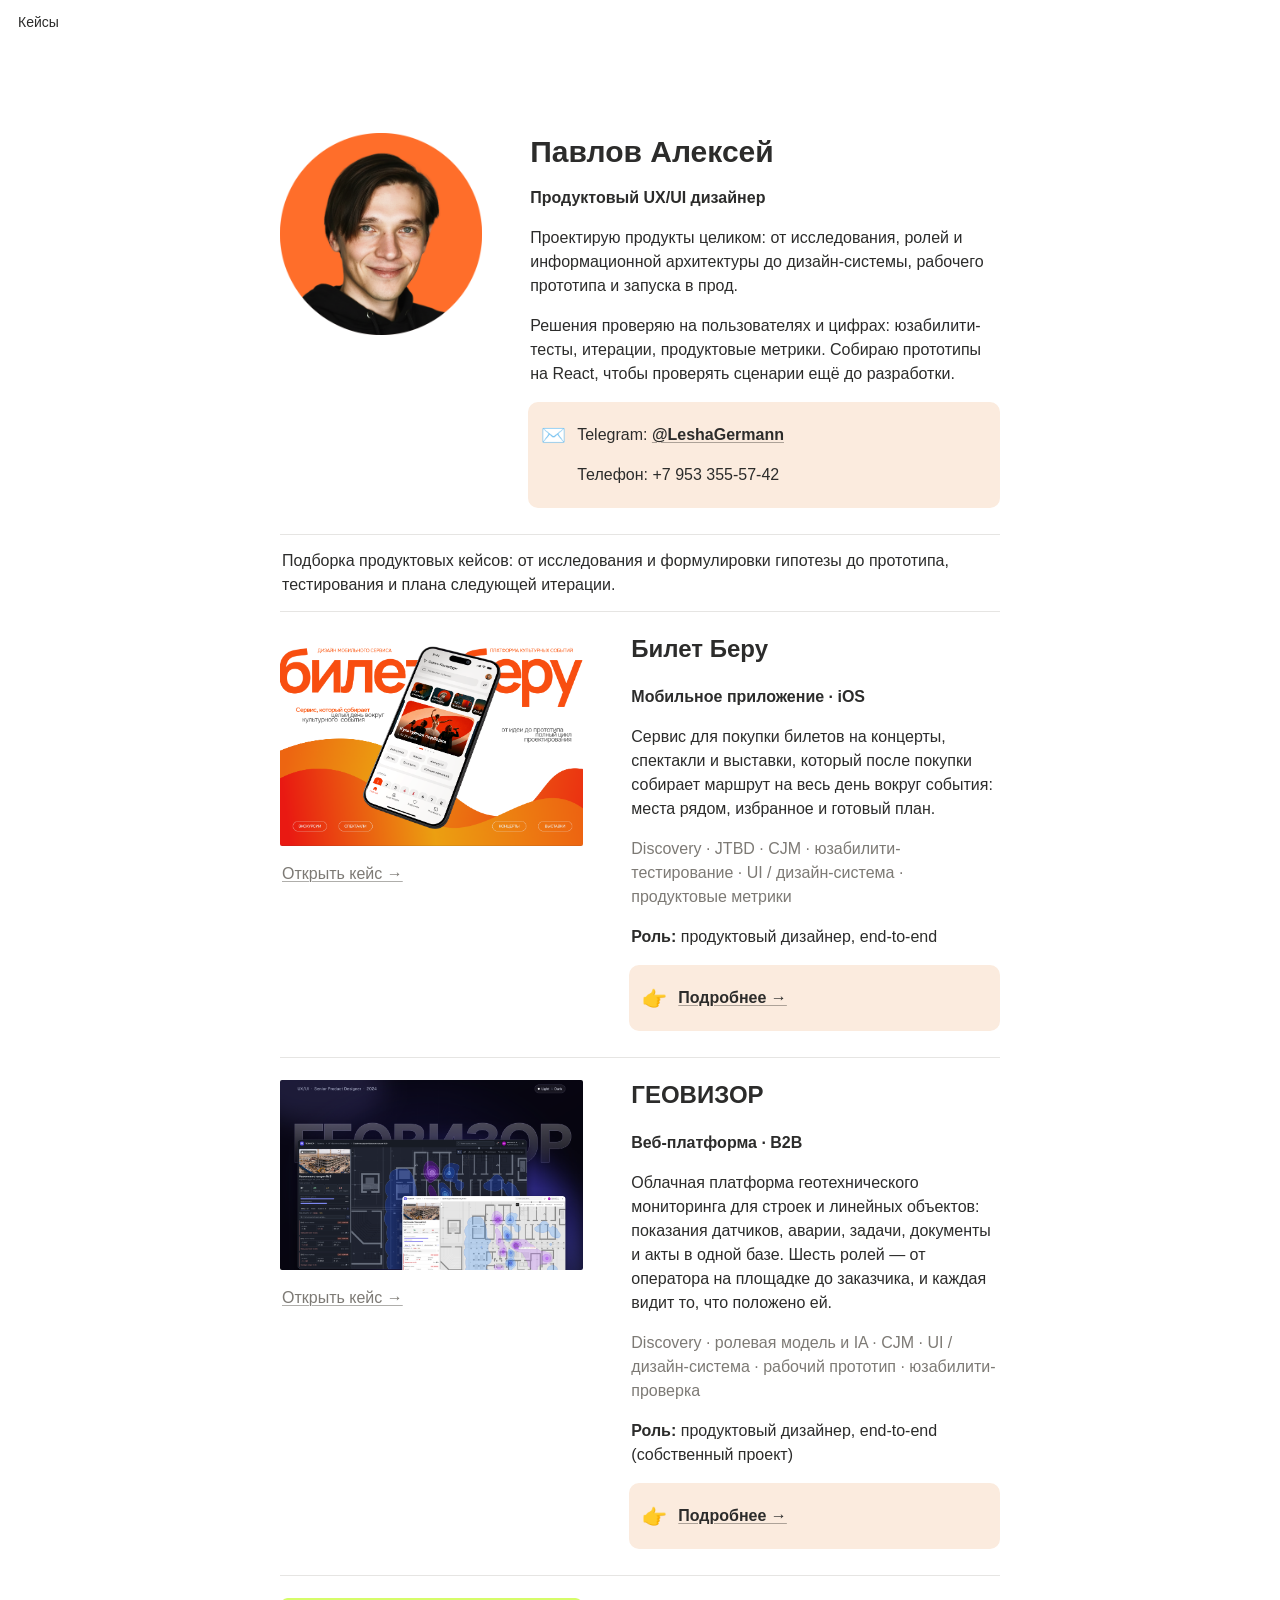
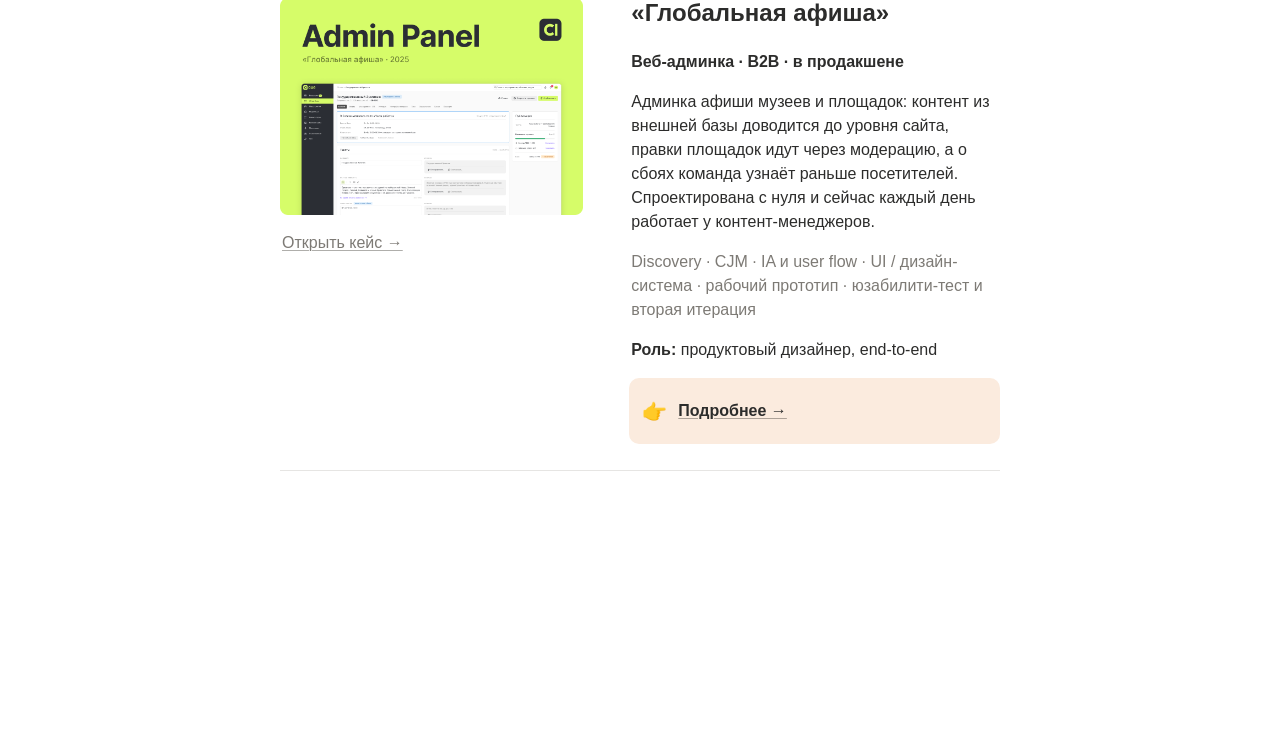
<file: index.html>
<!doctype html>
<html lang="ru">
<head>
<meta charset="utf-8">
<meta name="viewport" content="width=device-width, initial-scale=1">
<title>Павлов Алексей — продуктовый UX/UI дизайнер · Кейсы</title>
<meta name="description" content="Павлов Алексей — продуктовый UX/UI дизайнер. Подборка продуктовых кейсов: от исследования и формулировки гипотезы до прототипа, тестирования и плана следующей итерации.">
<meta name="color-scheme" content="light dark">
<link rel="icon" type="image/png" href="assets/img/favicon.png">
<link rel="apple-touch-icon" href="assets/img/favicon.png">
<meta property="og:type" content="website">
<meta property="og:locale" content="ru_RU">
<meta property="og:title" content="Павлов Алексей — продуктовый UX/UI дизайнер · Кейсы">
<meta property="og:description" content="Павлов Алексей — продуктовый UX/UI дизайнер. Подборка продуктовых кейсов: от исследования и формулировки гипотезы до прототипа, тестирования и плана следующей итерации.">
<meta property="og:image" content="assets/img/home/social-preview.png">
<meta name="twitter:card" content="summary_large_image">
<link rel="stylesheet" href="assets/css/style.css">
</head>
<body class="page-index">
<div class="topbar"><nav class="crumbs" aria-label="Навигация"><span class="crumb crumb-current" aria-current="page">Кейсы</span></nav></div>
<main class="page">

<article class="page-content">
<div class="n-columns" style="--n:2"><div class="n-column" style="--r:0.3000"><figure class="n-image"><img src="assets/img/home/pavlov-photo.png" alt="Павлов Алексей" decoding="async"></figure></div><div class="n-column" style="--r:0.7000"><h1 id="павлов-алексей" class="n-h1">Павлов Алексей</h1><p class="n-text"><strong>Продуктовый UX/UI дизайнер</strong></p><p class="n-text">Проектирую продукты целиком: от исследования, ролей и информационной архитектуры до дизайн-системы, рабочего прототипа и запуска в прод.</p><p class="n-text">Решения проверяю на пользователях и цифрах: юзабилити-тесты, итерации, продуктовые метрики. Собираю прототипы на React, чтобы проверять сценарии ещё до разработки.</p><div class="n-callout c-orange_bg"><div class="n-callout-icon" aria-hidden="true">✉️</div><div class="n-callout-body"><p class="n-text">Telegram: <a class="n-link" href="https://t.me/LeshaGermann" target="_blank" rel="noopener"><strong>@LeshaGermann</strong></a></p><p class="n-text">Телефон: +7 953 355-57-42</p></div></div></div></div><hr class="n-divider"><p class="n-text">Подборка продуктовых кейсов: от исследования и формулировки гипотезы до прототипа, тестирования и плана следующей итерации.</p><hr class="n-divider"><div class="n-columns" style="--n:2"><div class="n-column" style="--r:0.4500"><figure class="n-image"><img src="assets/img/home/bilet-beru-preview.png" alt="Билет Беру — обложка кейса" loading="lazy" decoding="async"></figure><p class="n-text c-gray"><a class="n-link" href="cases/bilet-beru.html">Открыть кейс →</a></p></div><div class="n-column" style="--r:0.5500"><h2 id="билет-беру" class="n-h2">Билет Беру</h2><p class="n-text"><strong>Мобильное приложение · iOS</strong></p><p class="n-text">Сервис для покупки билетов на концерты, спектакли и выставки, который после покупки собирает маршрут на весь день вокруг события: места рядом, избранное и готовый план.</p><p class="n-text"><span class="c-gray">Discovery · JTBD · CJM · юзабилити-тестирование · UI / дизайн-система · продуктовые метрики</span></p><p class="n-text"><strong>Роль:</strong> продуктовый дизайнер, end-to-end</p><div class="n-callout c-orange_bg"><div class="n-callout-icon" aria-hidden="true">👉</div><div class="n-callout-body"><p class="n-text"><a class="n-link" href="cases/bilet-beru.html"><strong>Подробнее →</strong></a></p></div></div></div></div><hr class="n-divider"><div class="n-columns" style="--n:2"><div class="n-column" style="--r:0.4500"><figure class="n-image"><img src="assets/img/home/geovizor-preview.png" alt="ГЕОВИЗОР — обложка кейса" loading="lazy" decoding="async"></figure><p class="n-text c-gray"><a class="n-link" href="cases/geovizor.html">Открыть кейс →</a></p></div><div class="n-column" style="--r:0.5500"><h2 id="геовизор" class="n-h2">ГЕОВИЗОР</h2><p class="n-text"><strong>Веб-платформа · B2B</strong></p><p class="n-text">Облачная платформа геотехнического мониторинга для строек и линейных объектов: показания датчиков, аварии, задачи, документы и акты в одной базе. Шесть ролей — от оператора на площадке до заказчика, и каждая видит то, что положено ей.</p><p class="n-text"><span class="c-gray">Discovery · ролевая модель и IA · CJM · UI / дизайн-система · рабочий прототип · юзабилити-проверка</span></p><p class="n-text"><strong>Роль:</strong> продуктовый дизайнер, end-to-end (собственный проект)</p><div class="n-callout c-orange_bg"><div class="n-callout-icon" aria-hidden="true">👉</div><div class="n-callout-body"><p class="n-text"><a class="n-link" href="cases/geovizor.html"><strong>Подробнее →</strong></a></p></div></div></div></div><hr class="n-divider"><div class="n-columns" style="--n:2"><div class="n-column" style="--r:0.4500"><figure class="n-image"><img src="assets/img/home/afisha-preview.png" alt="«Глобальная афиша» — обложка кейса" loading="lazy" decoding="async"></figure><p class="n-text c-gray"><a class="n-link" href="cases/afisha.html">Открыть кейс →</a></p></div><div class="n-column" style="--r:0.5500"><h2 id="глобальная-афиша" class="n-h2">«Глобальная афиша»</h2><p class="n-text"><strong>Веб-админка · B2B · в продакшене</strong></p><p class="n-text">Админка афиши музеев и площадок: контент из внешней базы доводится до уровня сайта, правки площадок идут через модерацию, а о сбоях команда узнаёт раньше посетителей. Спроектирована с нуля и сейчас каждый день работает у контент-менеджеров.</p><p class="n-text"><span class="c-gray">Discovery · CJM · IA и user flow · UI / дизайн-система · рабочий прототип · юзабилити-тест и вторая итерация</span></p><p class="n-text"><strong>Роль:</strong> продуктовый дизайнер, end-to-end</p><div class="n-callout c-orange_bg"><div class="n-callout-icon" aria-hidden="true">👉</div><div class="n-callout-body"><p class="n-text"><a class="n-link" href="cases/afisha.html"><strong>Подробнее →</strong></a></p></div></div></div></div><hr class="n-divider">
</article>
</main>
</body>
</html>
</file>
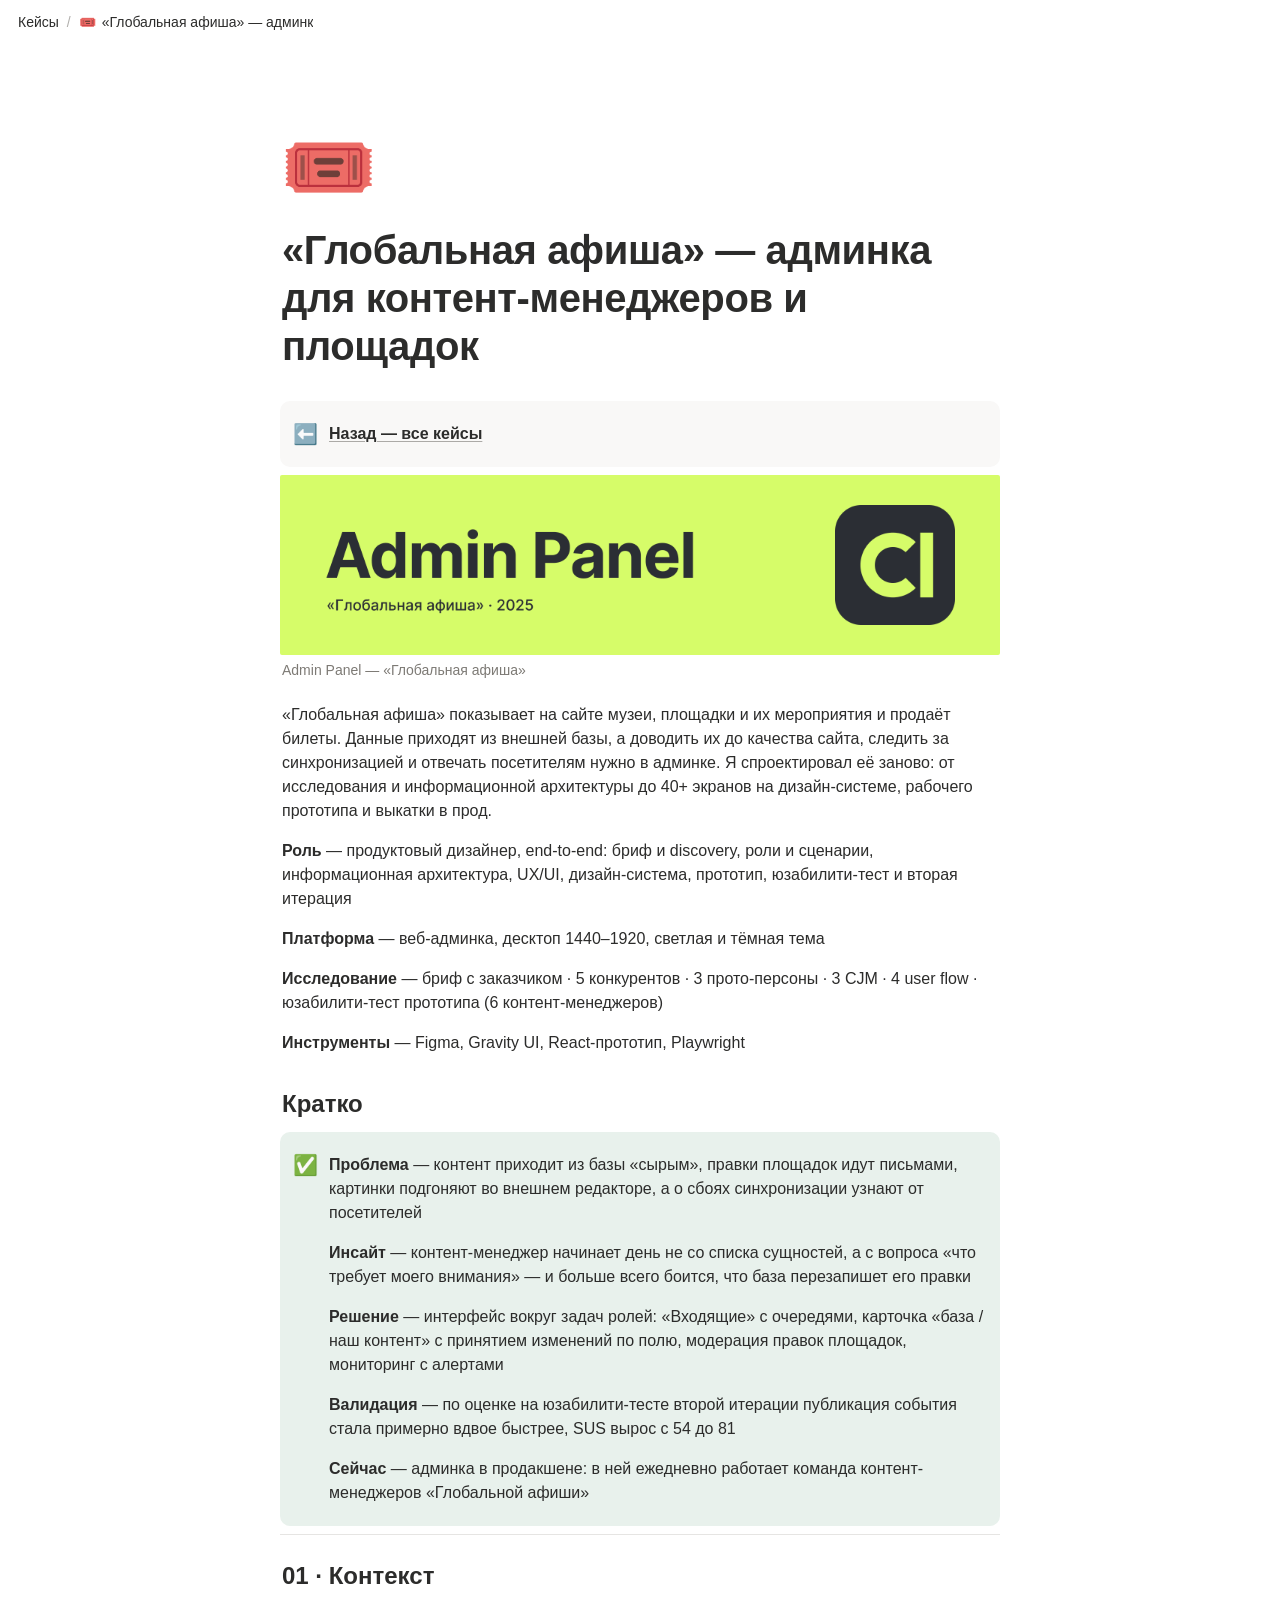
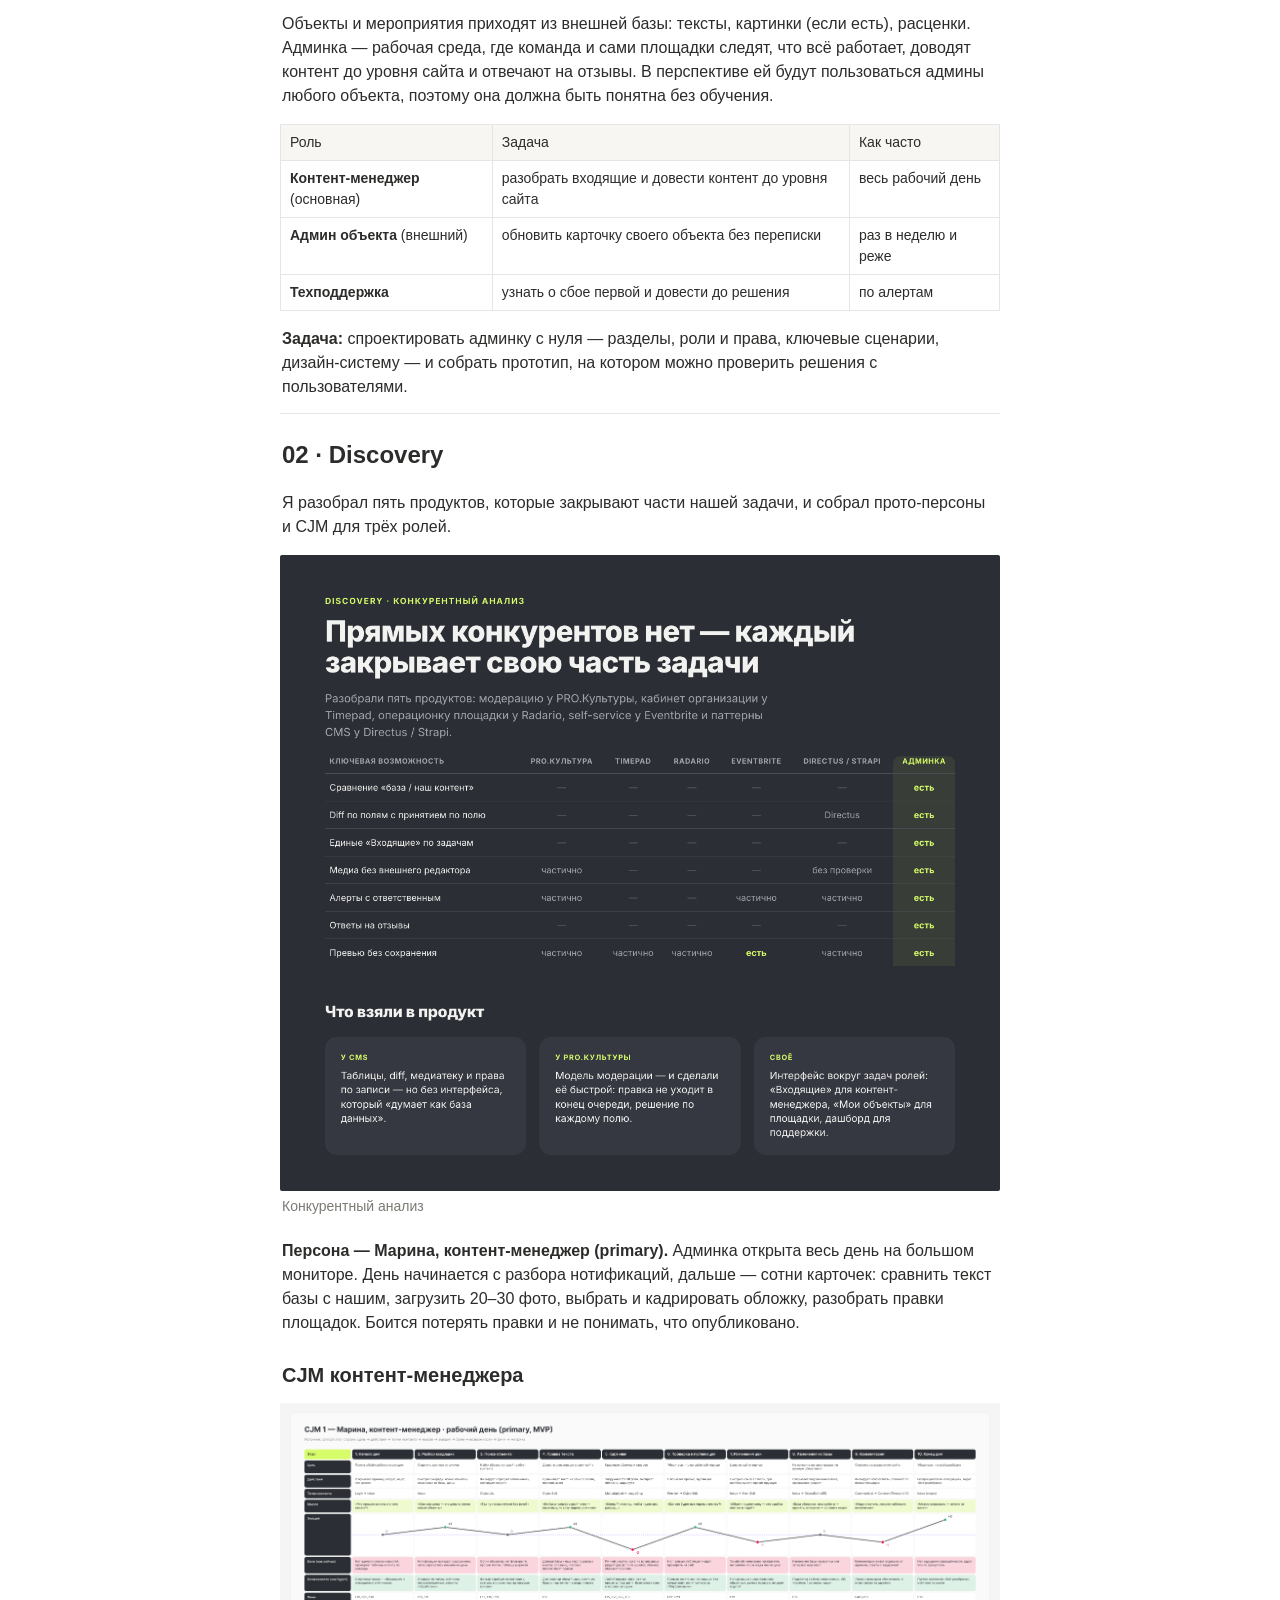
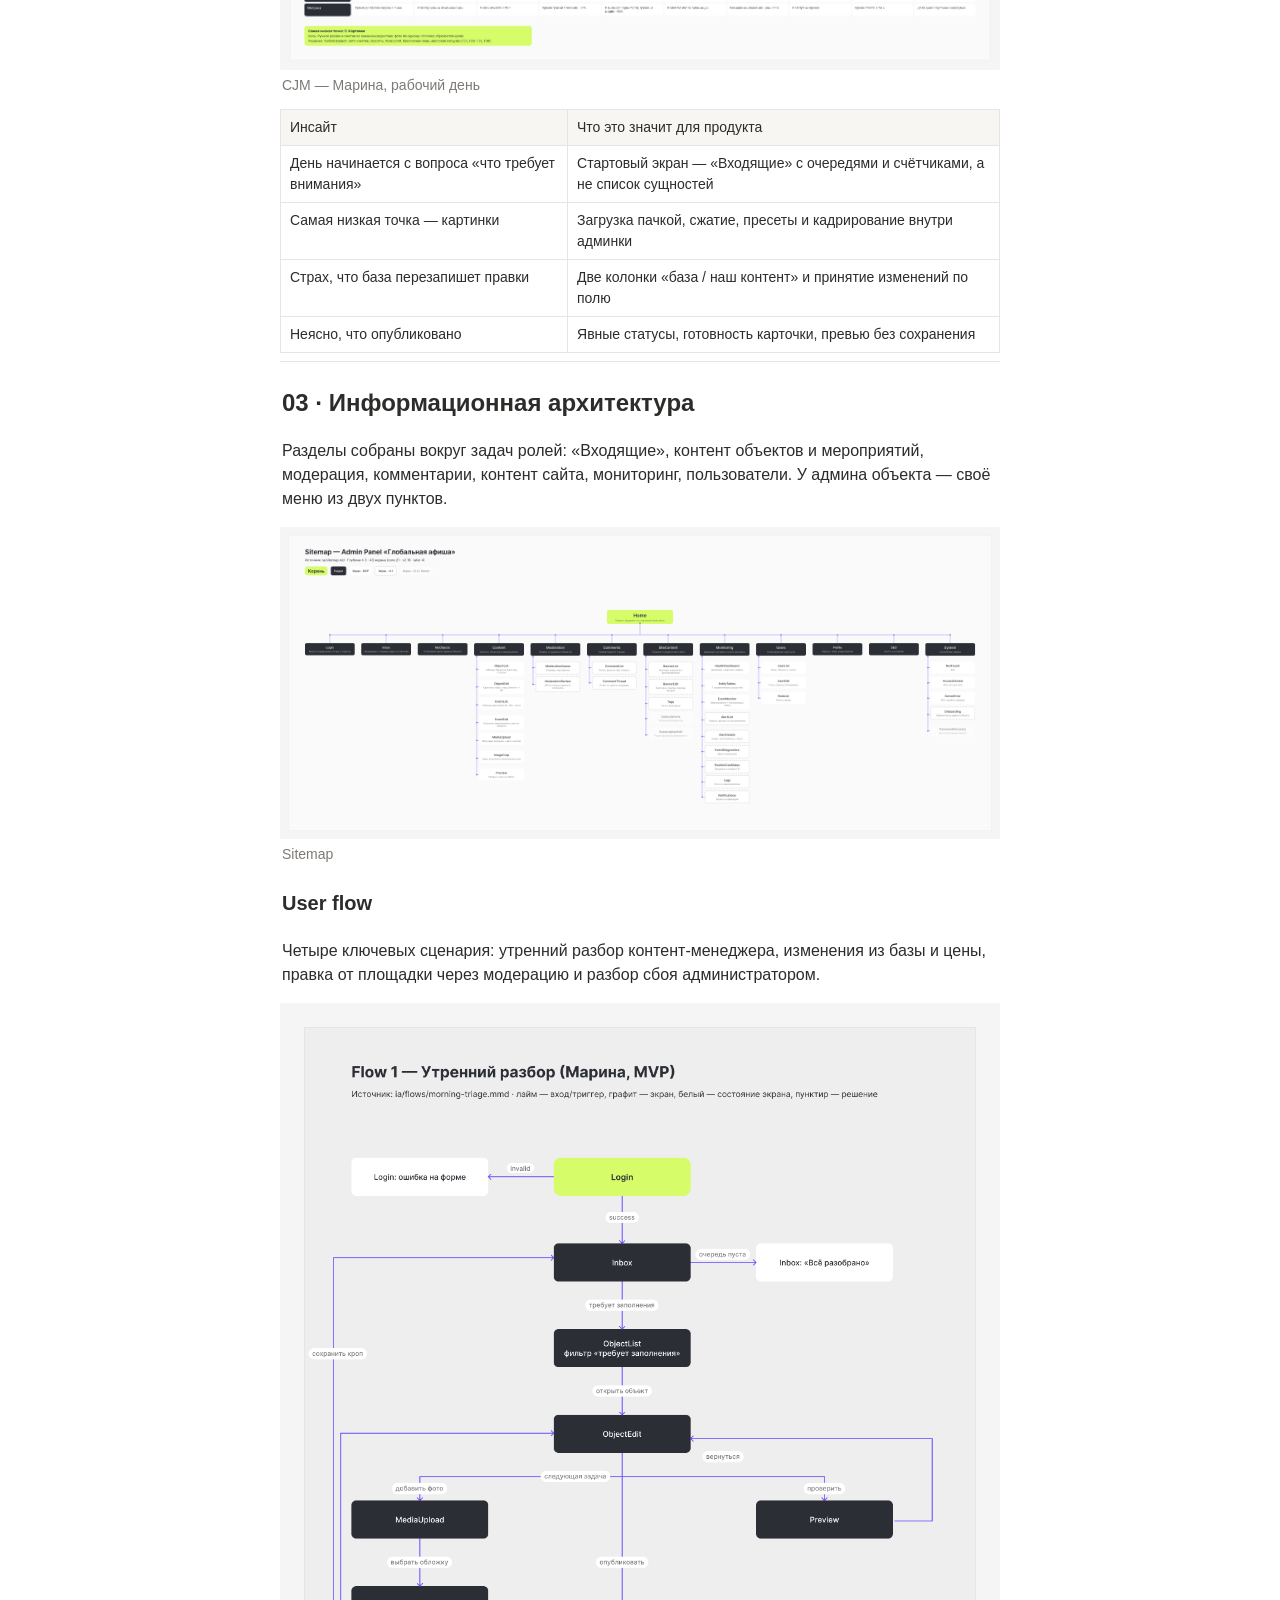
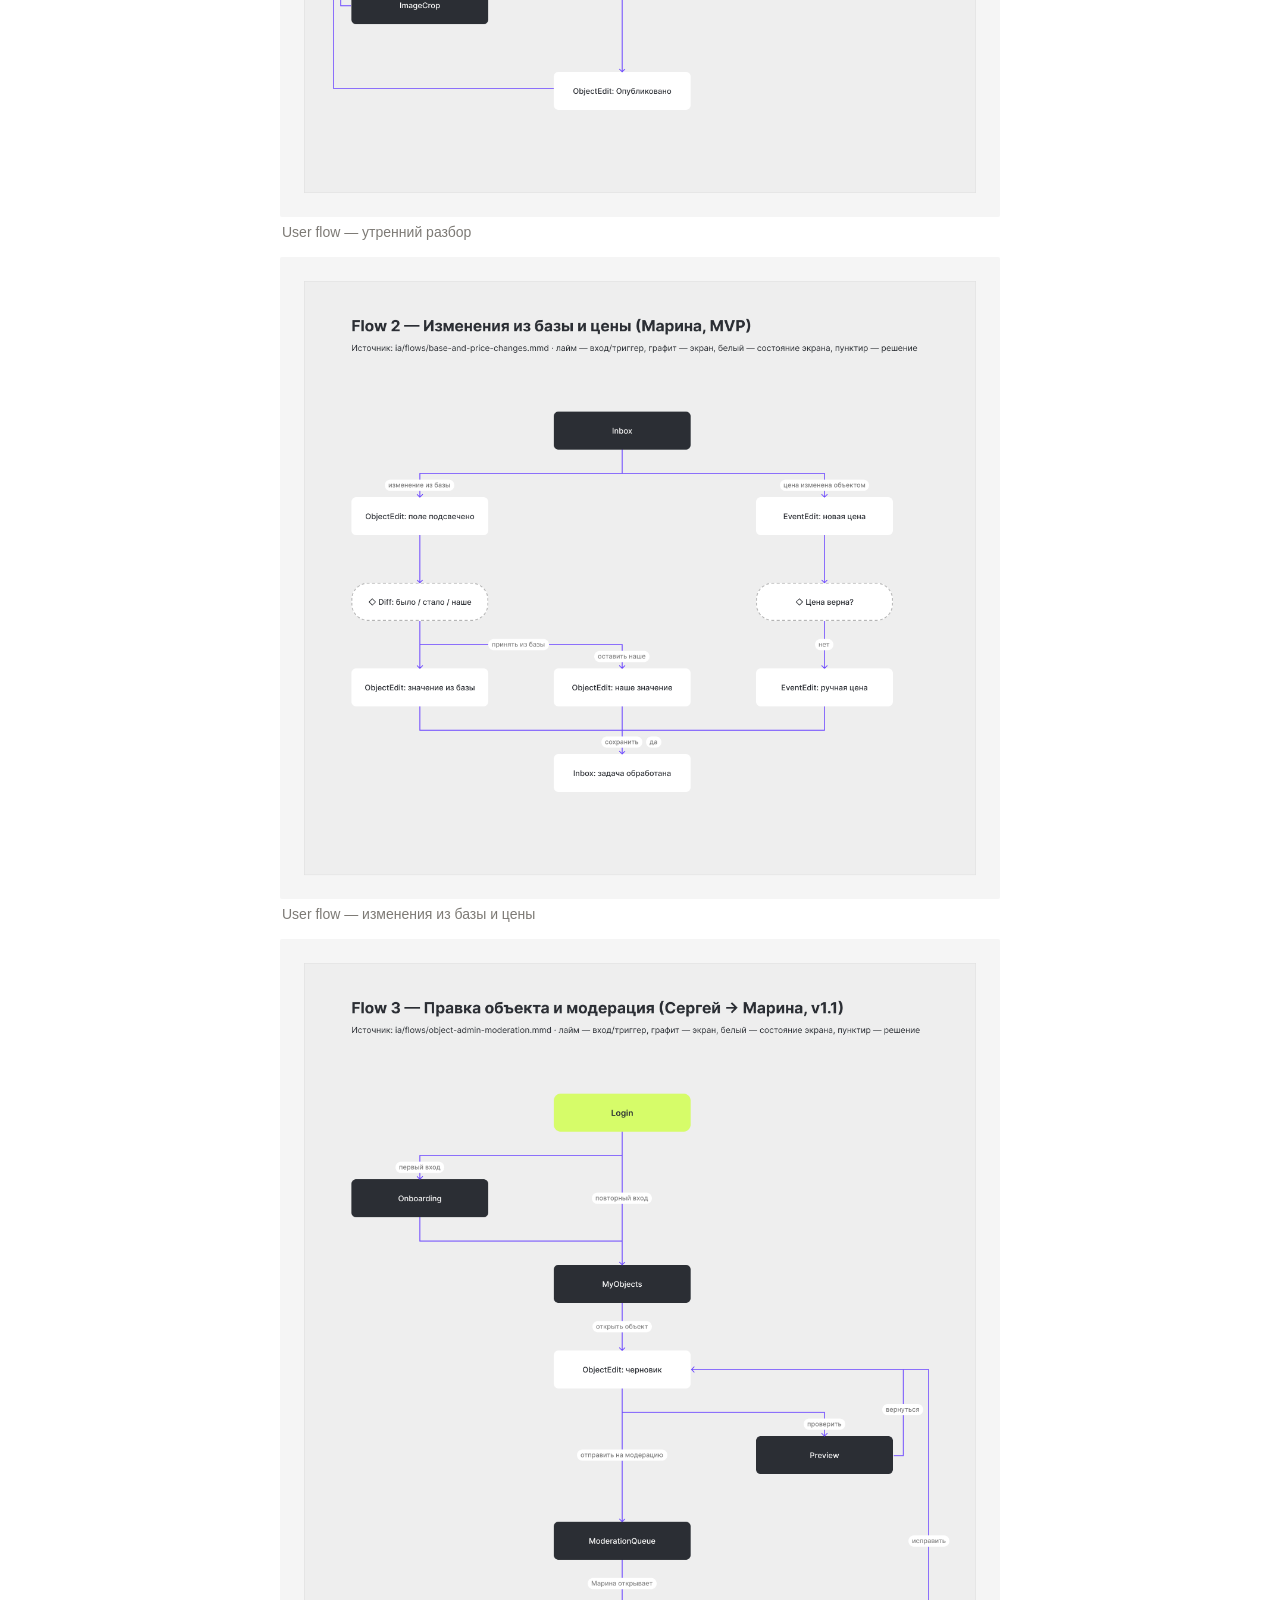
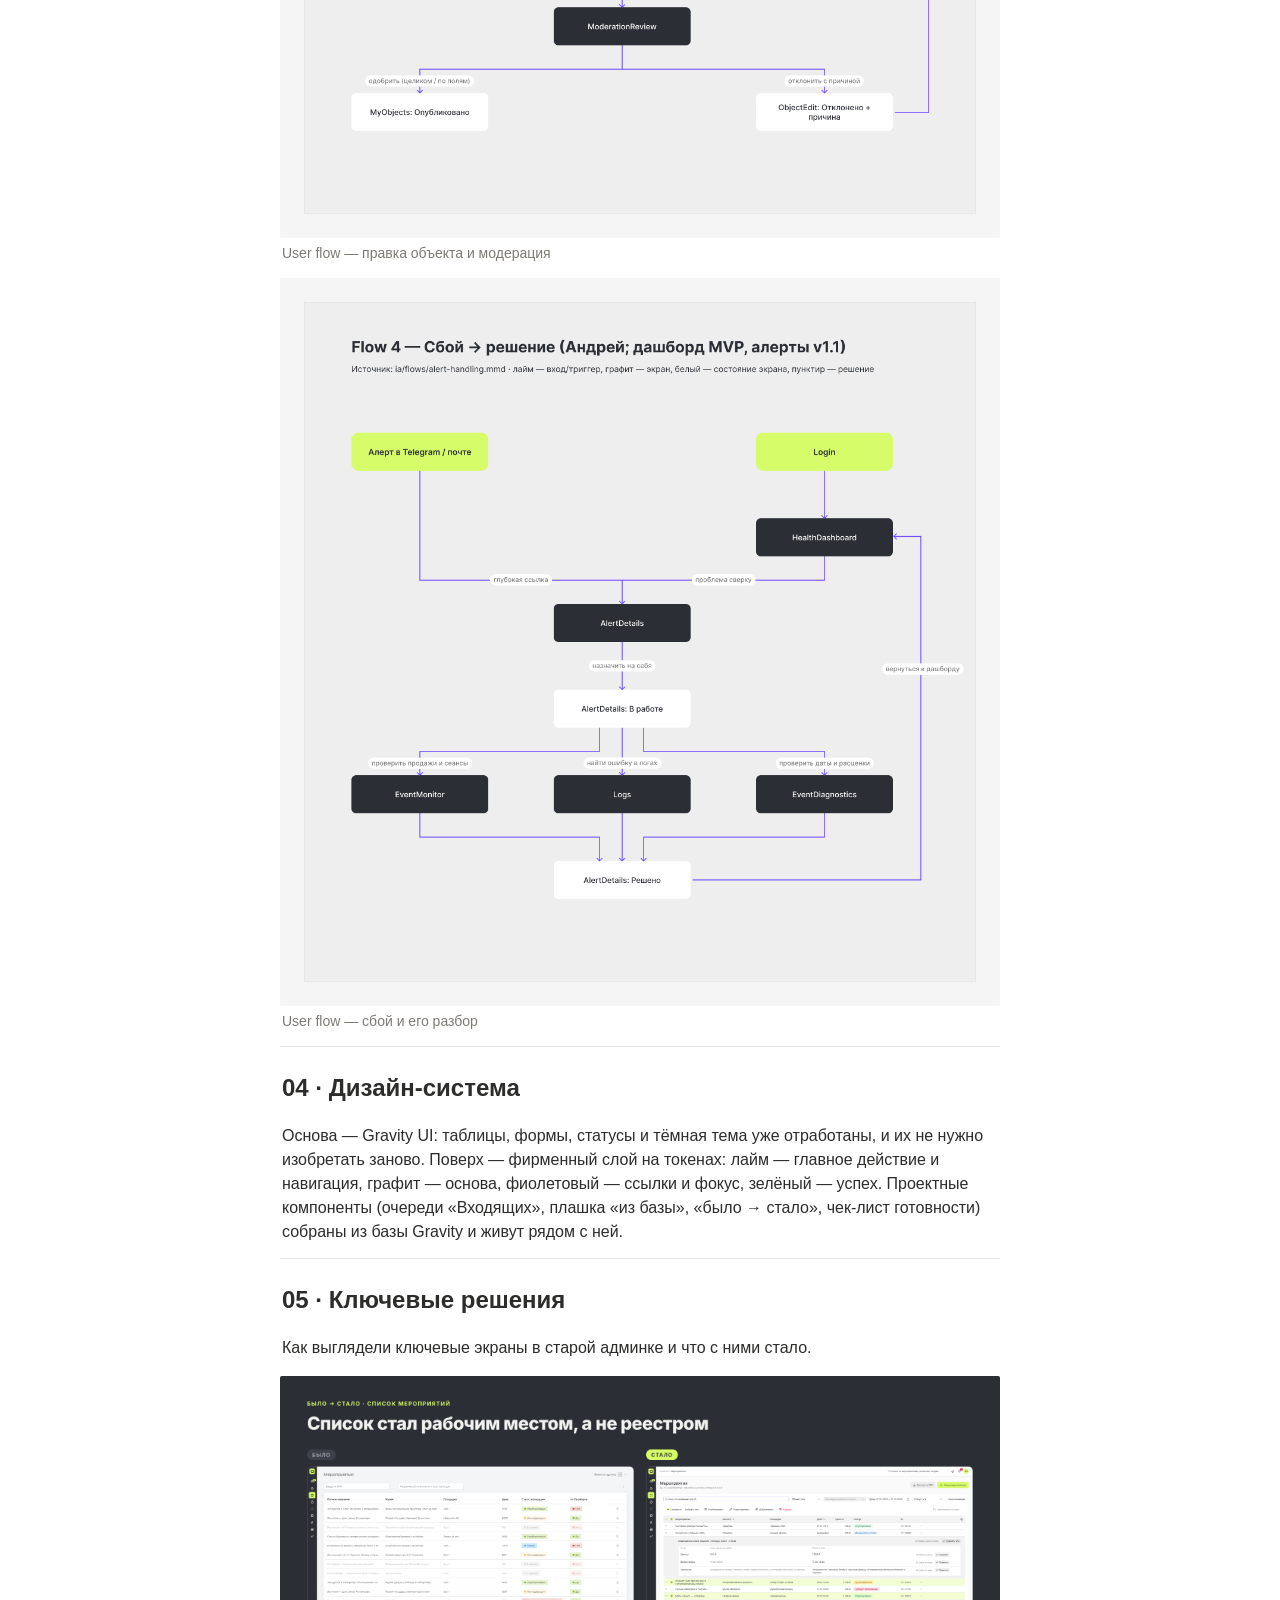
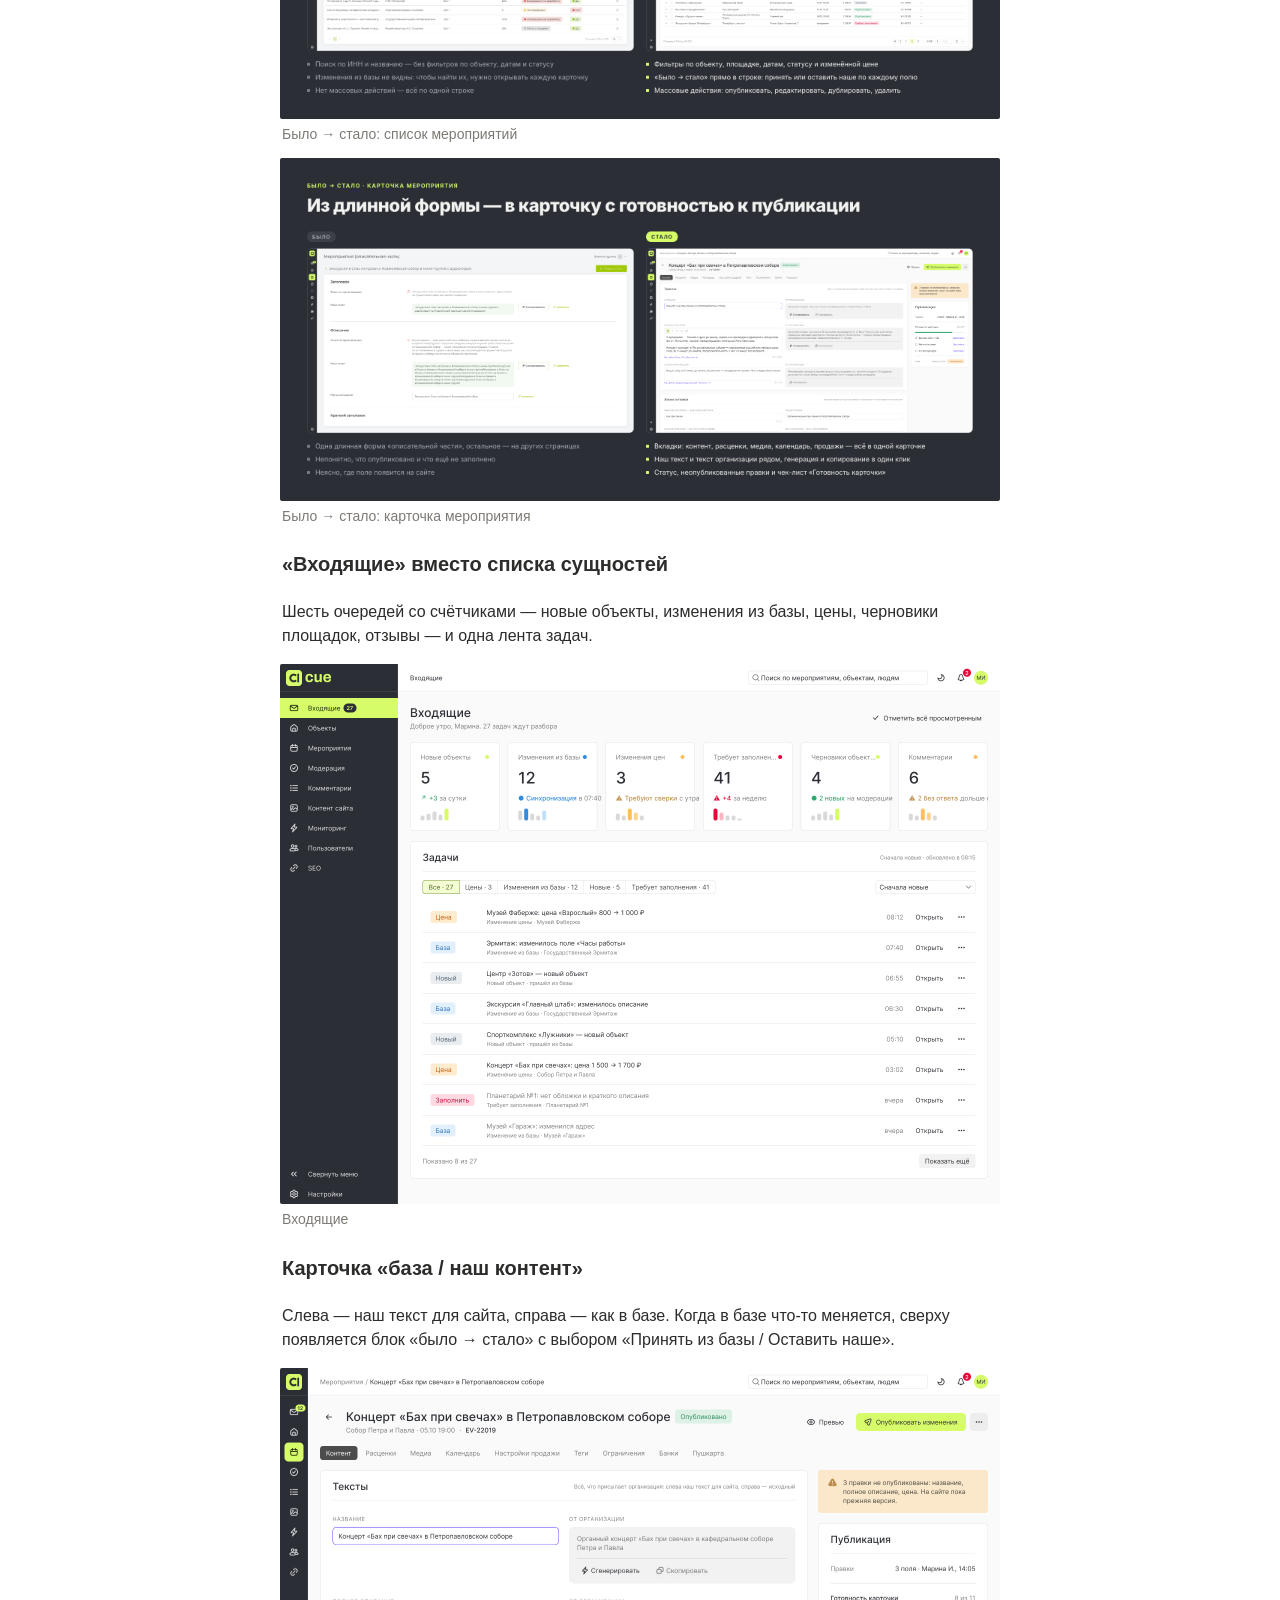
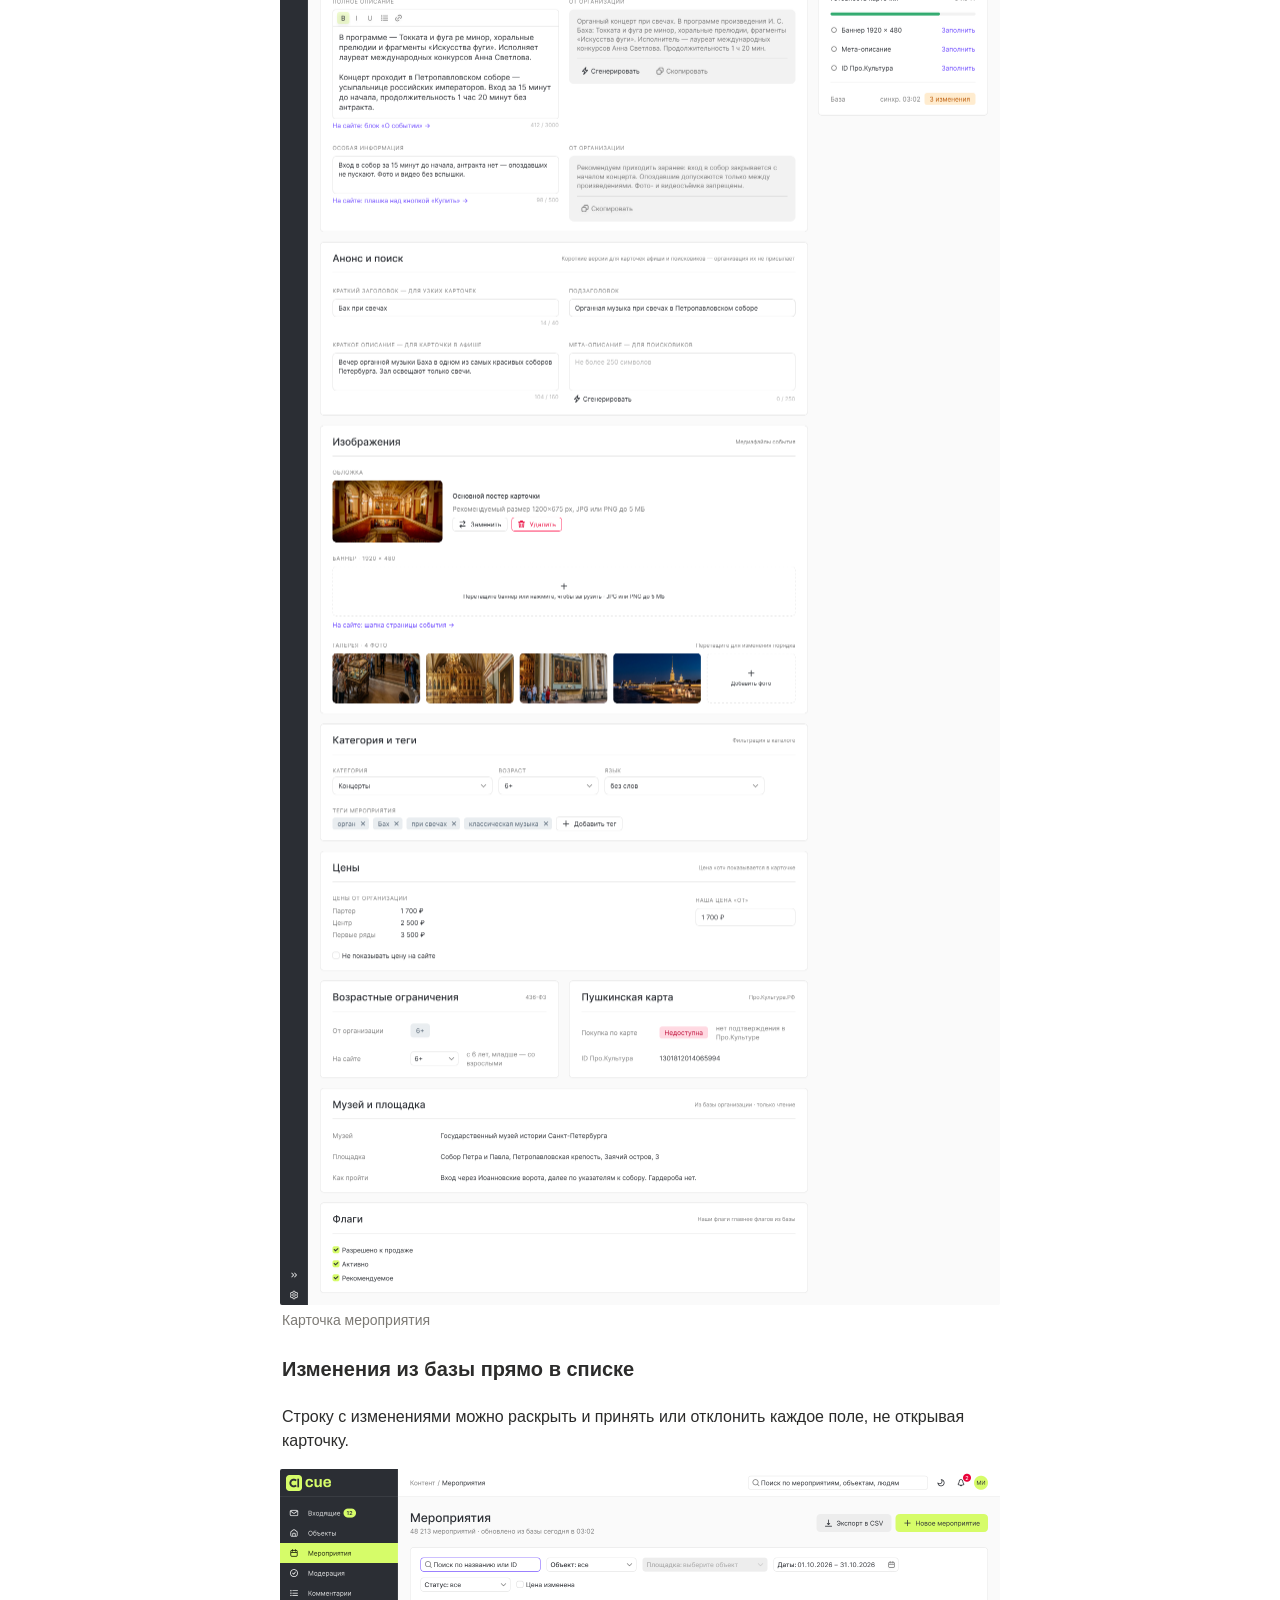
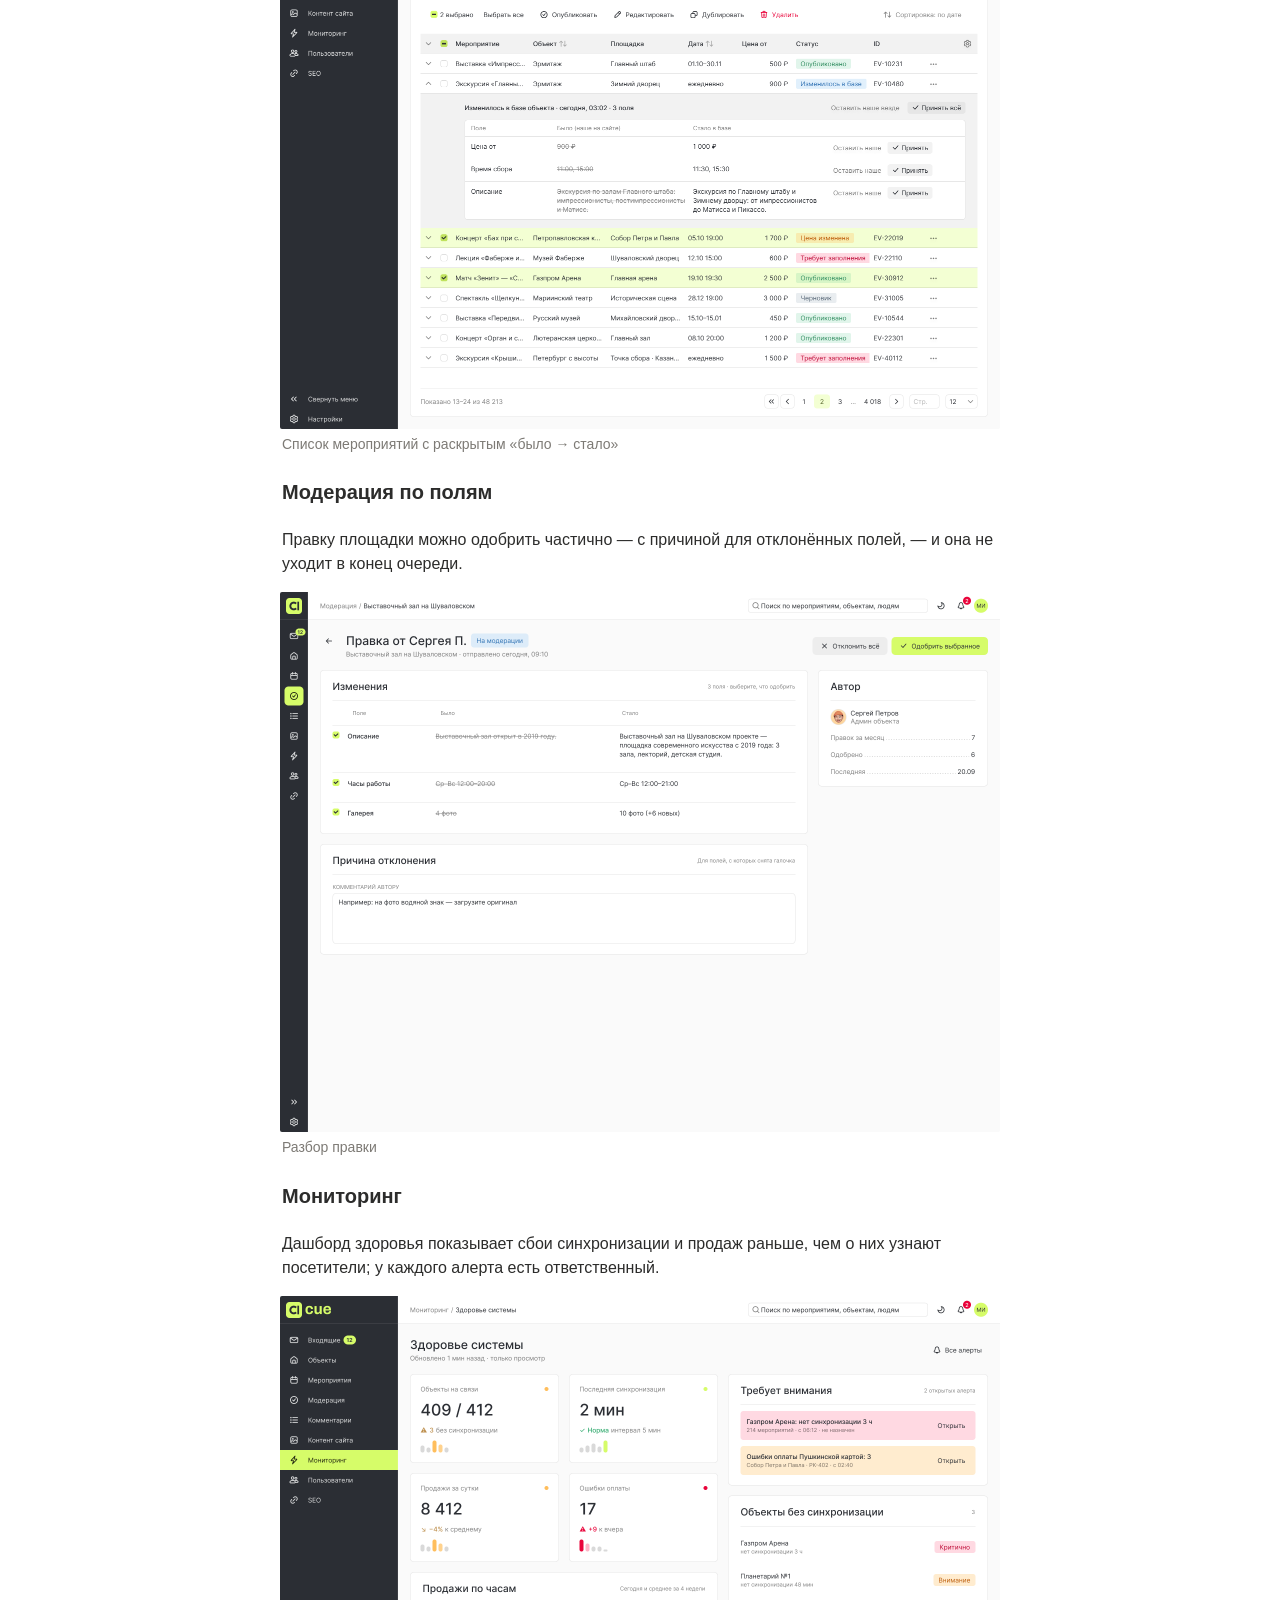
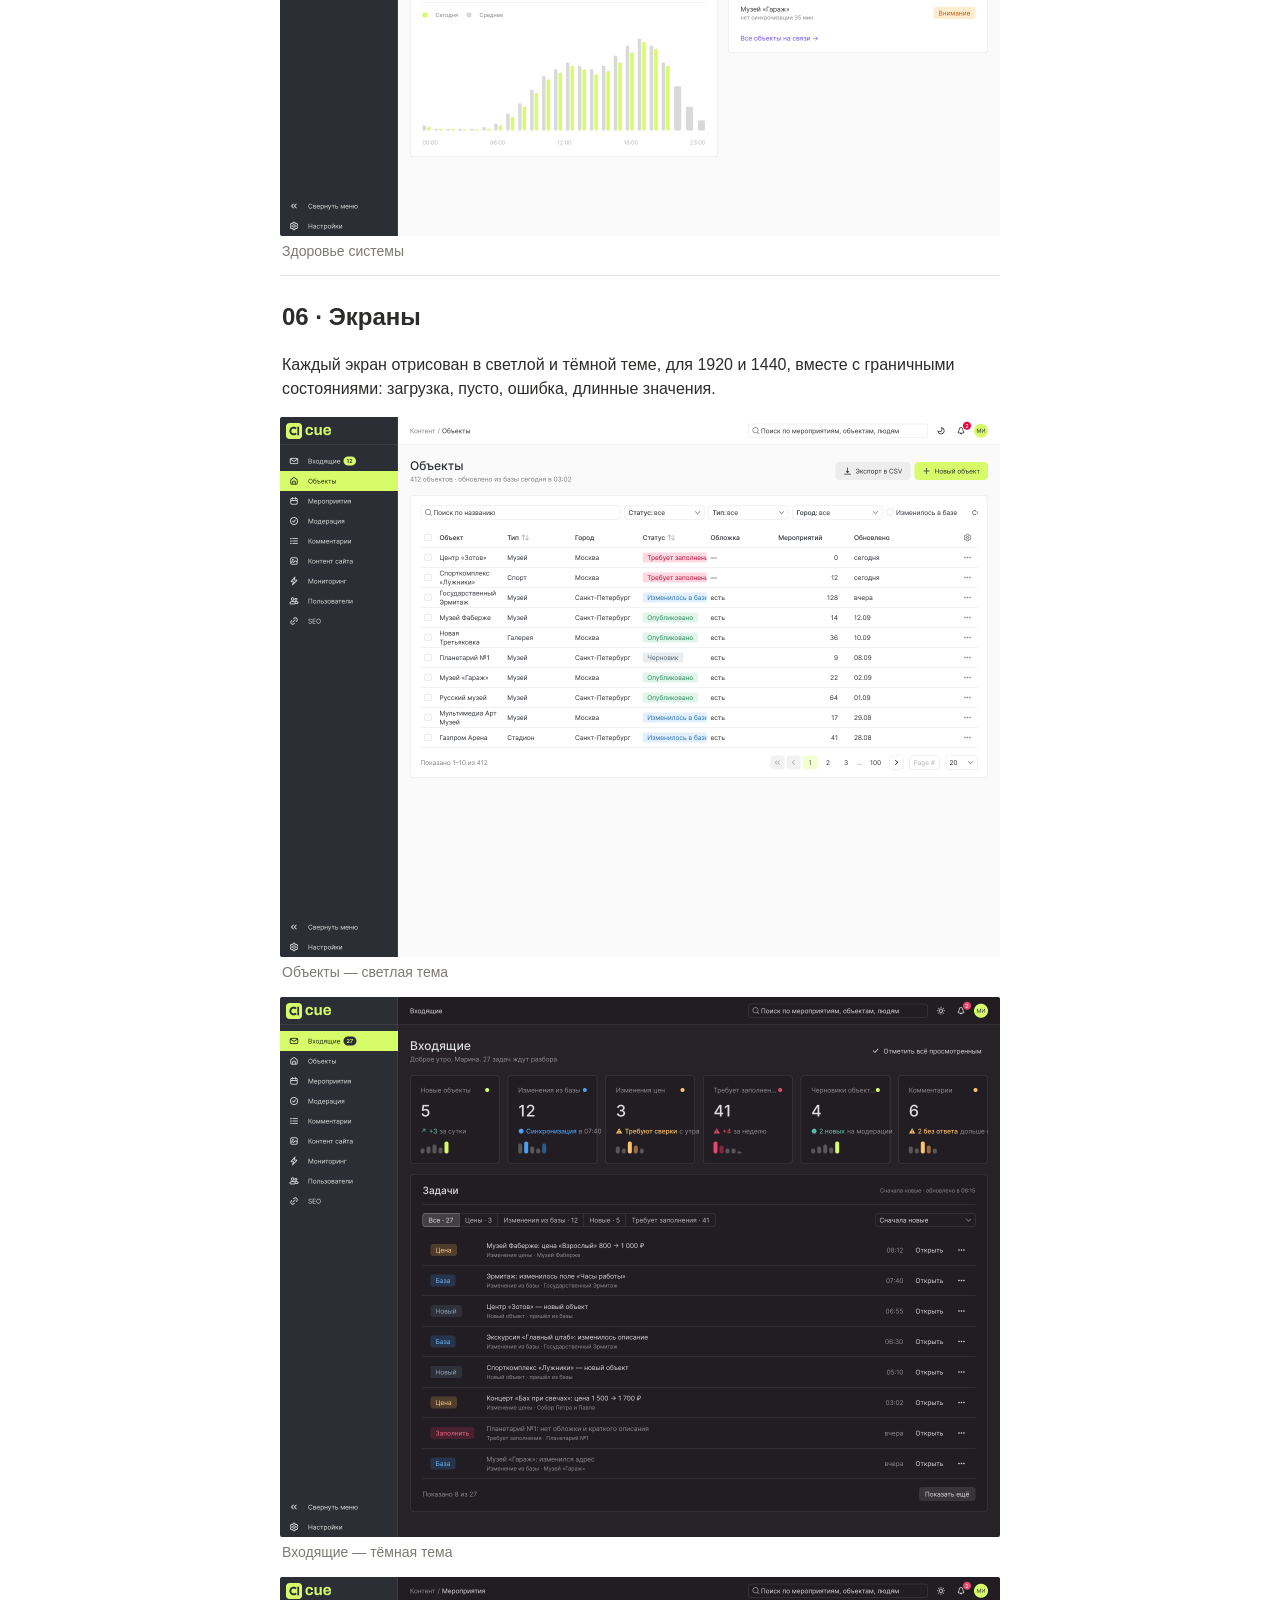
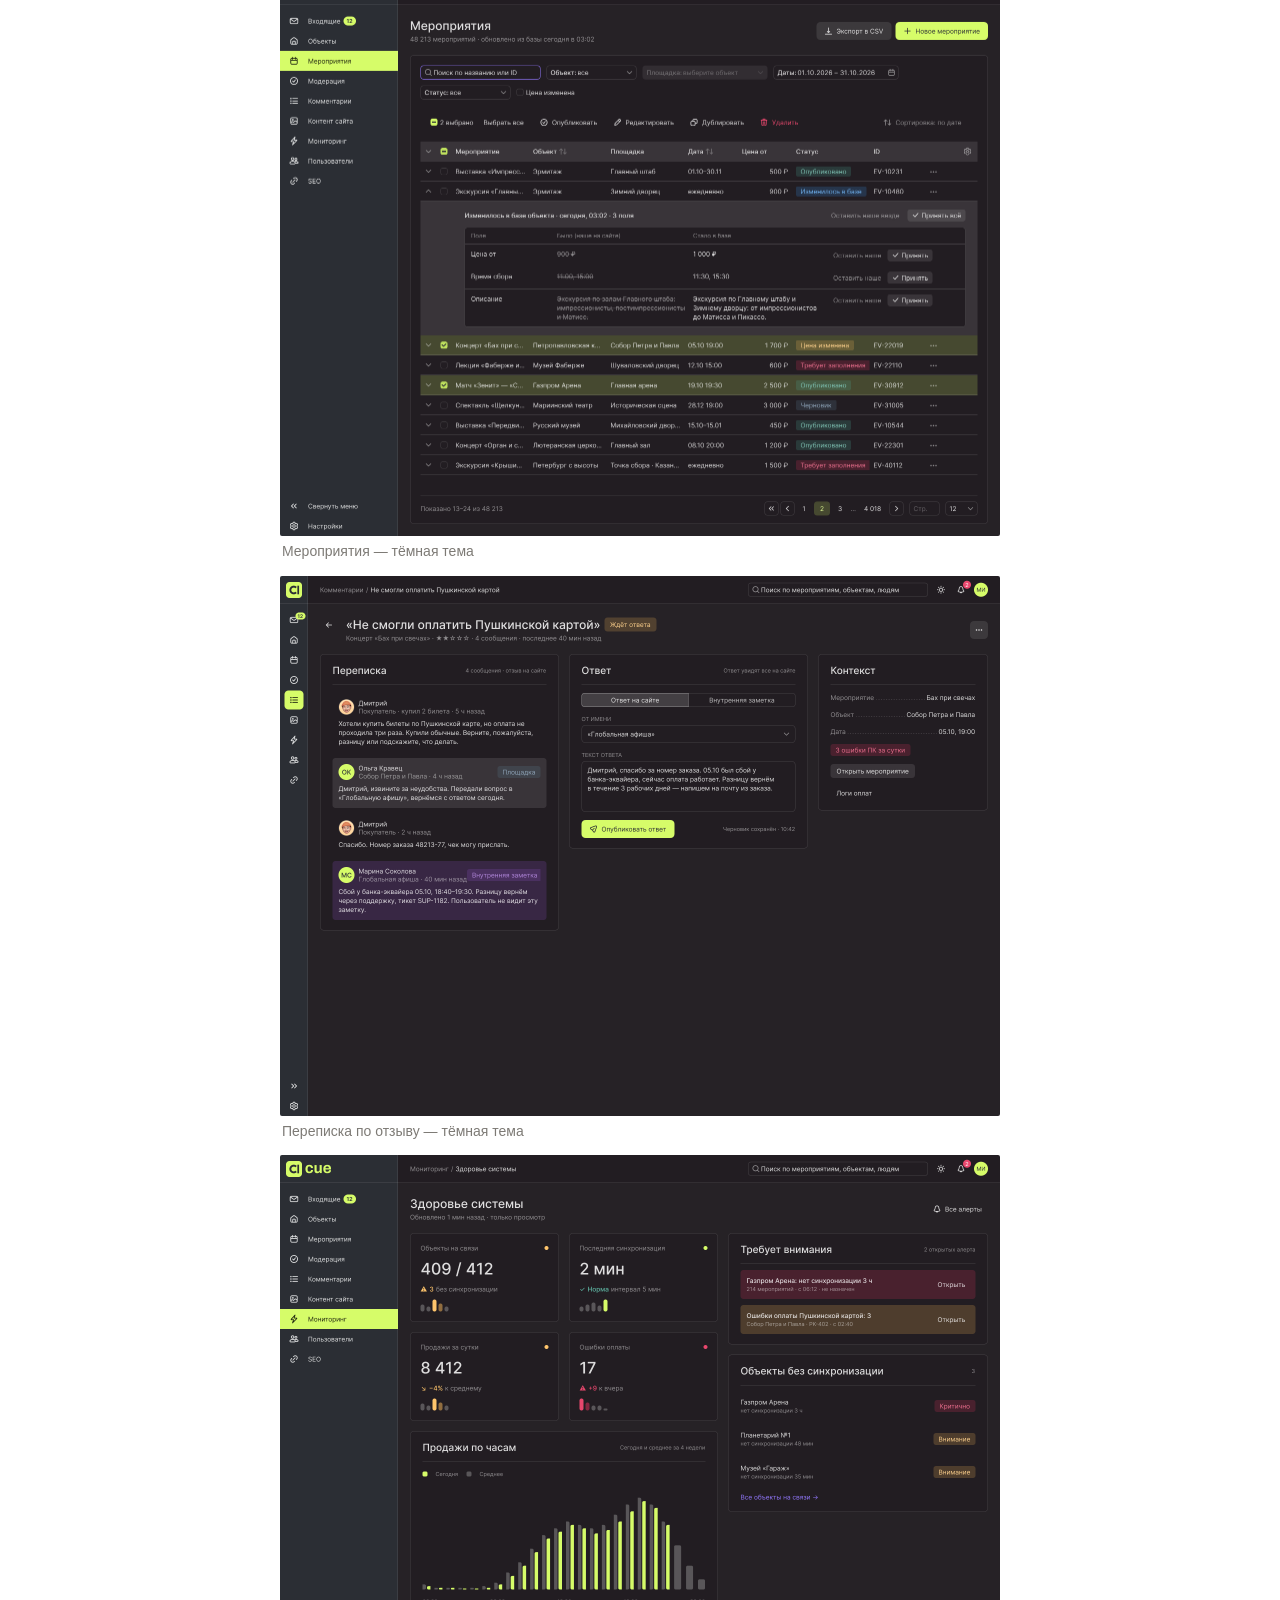
<file: cases/afisha.html>
<!doctype html>
<html lang="ru">
<head>
<meta charset="utf-8">
<meta name="viewport" content="width=device-width, initial-scale=1">
<title>«Глобальная афиша» — админка для контент-менеджеров и площадок — Павлов Алексей</title>
<meta name="description" content="Админка афиши музеев и площадок: контент из внешней базы доводится до уровня сайта, правки площадок идут через модерацию, сбои видны раньше посетителей. Сейчас в продакшене">
<meta name="color-scheme" content="light dark">
<link rel="icon" href="data:image/svg+xml,%3Csvg%20xmlns%3D%27http%3A//www.w3.org/2000/svg%27%20viewBox%3D%270%200%20100%20100%27%3E%3Ctext%20y%3D%27.9em%27%20font-size%3D%2790%27%3E%F0%9F%8E%9F%EF%B8%8F%3C/text%3E%3C/svg%3E">
<link rel="apple-touch-icon" href="../assets/img/favicon.png">
<meta property="og:type" content="article">
<meta property="og:locale" content="ru_RU">
<meta property="og:title" content="«Глобальная афиша» — админка для контент-менеджеров и площадок — Павлов Алексей">
<meta property="og:description" content="Админка афиши музеев и площадок: контент из внешней базы доводится до уровня сайта, правки площадок идут через модерацию, сбои видны раньше посетителей. Сейчас в продакшене">
<meta property="og:image" content="../assets/img/afisha/cover.png">
<meta name="twitter:card" content="summary_large_image">
<link rel="stylesheet" href="../assets/css/style.css">
</head>
<body class="page-case">
<div class="topbar"><nav class="crumbs" aria-label="Навигация"><a class="crumb" href="../index.html">Кейсы</a><span class="crumb-sep">/</span><span class="crumb crumb-current" aria-current="page"><span class="crumb-icon" aria-hidden="true">🎟️</span>«Глобальная афиша» — админка для контент-менеджеров и площадок</span></nav></div>
<main class="page">
<header class="page-header"><div class="page-icon" aria-hidden="true">🎟️</div><h1 class="page-title">«Глобальная афиша» — админка для контент-менеджеров и площадок</h1></header>
<article class="page-content">
<div class="n-callout c-gray_bg"><div class="n-callout-icon" aria-hidden="true">⬅️</div><div class="n-callout-body"><p class="n-text"><a class="n-link" href="../index.html"><strong>Назад — все кейсы</strong></a></p></div></div><figure class="n-image"><img src="../assets/img/afisha/cover.png" alt="Admin Panel — «Глобальная афиша»" decoding="async"><figcaption>Admin Panel — «Глобальная афиша»</figcaption></figure><p class="n-text">«Глобальная афиша» показывает на сайте музеи, площадки и их мероприятия и продаёт билеты. Данные приходят из внешней базы, а доводить их до качества сайта, следить за синхронизацией и отвечать посетителям нужно в админке. Я спроектировал её заново: от исследования и информационной архитектуры до 40+ экранов на дизайн-системе, рабочего прототипа и выкатки в прод.</p><p class="n-text"><strong>Роль</strong> — продуктовый дизайнер, end-to-end: бриф и discovery, роли и сценарии, информационная архитектура, UX/UI, дизайн-система, прототип, юзабилити-тест и вторая итерация</p><p class="n-text"><strong>Платформа</strong> — веб-админка, десктоп 1440–1920, светлая и тёмная тема</p><p class="n-text"><strong>Исследование</strong> — бриф с заказчиком · 5 конкурентов · 3 прото-персоны · 3 CJM · 4 user flow · юзабилити-тест прототипа (6 контент-менеджеров)</p><p class="n-text"><strong>Инструменты</strong> — Figma, Gravity UI, React-прототип, Playwright</p><h3 id="кратко" class="n-h2">Кратко</h3><div class="n-callout c-green_bg"><div class="n-callout-icon" aria-hidden="true">✅</div><div class="n-callout-body"><p class="n-text"><strong>Проблема</strong> — контент приходит из базы «сырым», правки площадок идут письмами, картинки подгоняют во внешнем редакторе, а о сбоях синхронизации узнают от посетителей</p><p class="n-text"><strong>Инсайт</strong> — контент-менеджер начинает день не со списка сущностей, а с вопроса «что требует моего внимания» — и больше всего боится, что база перезапишет его правки</p><p class="n-text"><strong>Решение</strong> — интерфейс вокруг задач ролей: «Входящие» с очередями, карточка «база / наш контент» с принятием изменений по полю, модерация правок площадок, мониторинг с алертами</p><p class="n-text"><strong>Валидация</strong> — по оценке на юзабилити-тесте второй итерации публикация события стала примерно вдвое быстрее, SUS вырос с 54 до 81</p><p class="n-text"><strong>Сейчас</strong> — админка в продакшене: в ней ежедневно работает команда контент-менеджеров «Глобальной афиши»</p></div></div><hr class="n-divider"><h3 id="01-контекст" class="n-h2">01 · Контекст</h3><p class="n-text">Объекты и мероприятия приходят из внешней базы: тексты, картинки (если есть), расценки. Админка — рабочая среда, где команда и сами площадки следят, что всё работает, доводят контент до уровня сайта и отвечают на отзывы. В перспективе ей будут пользоваться админы любого объекта, поэтому она должна быть понятна без обучения.</p><div class="n-table-wrap"><table class="n-table"><colgroup><col><col><col></colgroup><tbody><tr class="n-tr"><th scope="col" class="n-cell">Роль</th><th scope="col" class="n-cell">Задача</th><th scope="col" class="n-cell">Как часто</th></tr><tr class="n-tr"><td class="n-cell"><strong>Контент-менеджер</strong> (основная)</td><td class="n-cell">разобрать входящие и довести контент до уровня сайта</td><td class="n-cell">весь рабочий день</td></tr><tr class="n-tr"><td class="n-cell"><strong>Админ объекта</strong> (внешний)</td><td class="n-cell">обновить карточку своего объекта без переписки</td><td class="n-cell">раз в неделю и реже</td></tr><tr class="n-tr"><td class="n-cell"><strong>Техподдержка</strong></td><td class="n-cell">узнать о сбое первой и довести до решения</td><td class="n-cell">по алертам</td></tr></tbody></table></div><p class="n-text"><strong>Задача:</strong> спроектировать админку с нуля — разделы, роли и права, ключевые сценарии, дизайн-систему — и собрать прототип, на котором можно проверить решения с пользователями.</p><hr class="n-divider"><h3 id="02-discovery" class="n-h2">02 · Discovery</h3><p class="n-text">Я разобрал пять продуктов, которые закрывают части нашей задачи, и собрал прото-персоны и CJM для трёх ролей.</p><figure class="n-image"><img src="../assets/img/afisha/competitors.png" alt="Конкурентный анализ" loading="lazy" decoding="async"><figcaption>Конкурентный анализ</figcaption></figure><p class="n-text"><strong>Персона — Марина, контент-менеджер (primary).</strong> Админка открыта весь день на большом мониторе. День начинается с разбора нотификаций, дальше — сотни карточек: сравнить текст базы с нашим, загрузить 20–30 фото, выбрать и кадрировать обложку, разобрать правки площадок. Боится потерять правки и не понимать, что опубликовано.</p><h4 id="cjm-контент-менеджера" class="n-h3">CJM контент-менеджера</h4><figure class="n-image"><img src="../assets/img/afisha/cjm.png" alt="CJM — Марина, рабочий день" loading="lazy" decoding="async"><figcaption>CJM — Марина, рабочий день</figcaption></figure><div class="n-table-wrap"><table class="n-table"><colgroup><col><col></colgroup><tbody><tr class="n-tr"><th scope="col" class="n-cell">Инсайт</th><th scope="col" class="n-cell">Что это значит для продукта</th></tr><tr class="n-tr"><td class="n-cell">День начинается с вопроса «что требует внимания»</td><td class="n-cell">Стартовый экран — «Входящие» с очередями и счётчиками, а не список сущностей</td></tr><tr class="n-tr"><td class="n-cell">Самая низкая точка — картинки</td><td class="n-cell">Загрузка пачкой, сжатие, пресеты и кадрирование внутри админки</td></tr><tr class="n-tr"><td class="n-cell">Страх, что база перезапишет правки</td><td class="n-cell">Две колонки «база / наш контент» и принятие изменений по полю</td></tr><tr class="n-tr"><td class="n-cell">Неясно, что опубликовано</td><td class="n-cell">Явные статусы, готовность карточки, превью без сохранения</td></tr></tbody></table></div><hr class="n-divider"><h3 id="03-информационная-архитектура" class="n-h2">03 · Информационная архитектура</h3><p class="n-text">Разделы собраны вокруг задач ролей: «Входящие», контент объектов и мероприятий, модерация, комментарии, контент сайта, мониторинг, пользователи. У админа объекта — своё меню из двух пунктов.</p><figure class="n-image"><img src="../assets/img/afisha/sitemap.png" alt="Sitemap" loading="lazy" decoding="async"><figcaption>Sitemap</figcaption></figure><h4 id="user-flow" class="n-h3">User flow</h4><p class="n-text">Четыре ключевых сценария: утренний разбор контент-менеджера, изменения из базы и цены, правка от площадки через модерацию и разбор сбоя администратором.</p><figure class="n-image"><img src="../assets/img/afisha/flow1.png" alt="User flow — утренний разбор" loading="lazy" decoding="async"><figcaption>User flow — утренний разбор</figcaption></figure><figure class="n-image"><img src="../assets/img/afisha/flow2.png" alt="User flow — изменения из базы и цены" loading="lazy" decoding="async"><figcaption>User flow — изменения из базы и цены</figcaption></figure><figure class="n-image"><img src="../assets/img/afisha/flow3.png" alt="User flow — правка объекта и модерация" loading="lazy" decoding="async"><figcaption>User flow — правка объекта и модерация</figcaption></figure><figure class="n-image"><img src="../assets/img/afisha/flow4.png" alt="User flow — сбой и его разбор" loading="lazy" decoding="async"><figcaption>User flow — сбой и его разбор</figcaption></figure><hr class="n-divider"><h3 id="04-дизайн-система" class="n-h2">04 · Дизайн-система</h3><p class="n-text">Основа — Gravity UI: таблицы, формы, статусы и тёмная тема уже отработаны, и их не нужно изобретать заново. Поверх — фирменный слой на токенах: лайм — главное действие и навигация, графит — основа, фиолетовый — ссылки и фокус, зелёный — успех. Проектные компоненты (очереди «Входящих», плашка «из базы», «было → стало», чек-лист готовности) собраны из базы Gravity и живут рядом с ней.</p><hr class="n-divider"><h3 id="05-ключевые-решения" class="n-h2">05 · Ключевые решения</h3><p class="n-text">Как выглядели ключевые экраны в старой админке и что с ними стало.</p><figure class="n-image"><img src="../assets/img/afisha/ba-list.png" alt="Было → стало: список мероприятий" loading="lazy" decoding="async"><figcaption>Было → стало: список мероприятий</figcaption></figure><figure class="n-image"><img src="../assets/img/afisha/ba-card.png" alt="Было → стало: карточка мероприятия" loading="lazy" decoding="async"><figcaption>Было → стало: карточка мероприятия</figcaption></figure><h4 id="входящие-вместо-списка-сущностей" class="n-h3">«Входящие» вместо списка сущностей</h4><p class="n-text">Шесть очередей со счётчиками — новые объекты, изменения из базы, цены, черновики площадок, отзывы — и одна лента задач.</p><figure class="n-image"><img src="../assets/img/afisha/l-inbox.png" alt="Входящие" loading="lazy" decoding="async"><figcaption>Входящие</figcaption></figure><h4 id="карточка-база-наш-контент" class="n-h3">Карточка «база / наш контент»</h4><p class="n-text">Слева — наш текст для сайта, справа — как в базе. Когда в базе что-то меняется, сверху появляется блок «было → стало» с выбором «Принять из базы / Оставить наше».</p><figure class="n-image"><img src="../assets/img/afisha/l-eventcard.png" alt="Карточка мероприятия" loading="lazy" decoding="async"><figcaption>Карточка мероприятия</figcaption></figure><h4 id="изменения-из-базы-прямо-в-списке" class="n-h3">Изменения из базы прямо в списке</h4><p class="n-text">Строку с изменениями можно раскрыть и принять или отклонить каждое поле, не открывая карточку.</p><figure class="n-image"><img src="../assets/img/afisha/l-eventlist.png" alt="Список мероприятий с раскрытым «было → стало»" loading="lazy" decoding="async"><figcaption>Список мероприятий с раскрытым «было → стало»</figcaption></figure><h4 id="модерация-по-полям" class="n-h3">Модерация по полям</h4><p class="n-text">Правку площадки можно одобрить частично — с причиной для отклонённых полей, — и она не уходит в конец очереди.</p><figure class="n-image"><img src="../assets/img/afisha/l-modreview.png" alt="Разбор правки" loading="lazy" decoding="async"><figcaption>Разбор правки</figcaption></figure><h4 id="мониторинг" class="n-h3">Мониторинг</h4><p class="n-text">Дашборд здоровья показывает сбои синхронизации и продаж раньше, чем о них узнают посетители; у каждого алерта есть ответственный.</p><figure class="n-image"><img src="../assets/img/afisha/l-health.png" alt="Здоровье системы" loading="lazy" decoding="async"><figcaption>Здоровье системы</figcaption></figure><hr class="n-divider"><h3 id="06-экраны" class="n-h2">06 · Экраны</h3><p class="n-text">Каждый экран отрисован в светлой и тёмной теме, для 1920 и 1440, вместе с граничными состояниями: загрузка, пусто, ошибка, длинные значения.</p><figure class="n-image"><img src="../assets/img/afisha/l-objectlist.png" alt="Объекты — светлая тема" loading="lazy" decoding="async"><figcaption>Объекты — светлая тема</figcaption></figure><figure class="n-image"><img src="../assets/img/afisha/d-inbox.png" alt="Входящие — тёмная тема" loading="lazy" decoding="async"><figcaption>Входящие — тёмная тема</figcaption></figure><figure class="n-image"><img src="../assets/img/afisha/d-eventlist.png" alt="Мероприятия — тёмная тема" loading="lazy" decoding="async"><figcaption>Мероприятия — тёмная тема</figcaption></figure><figure class="n-image"><img src="../assets/img/afisha/d-comment.png" alt="Переписка по отзыву — тёмная тема" loading="lazy" decoding="async"><figcaption>Переписка по отзыву — тёмная тема</figcaption></figure><figure class="n-image"><img src="../assets/img/afisha/d-health.png" alt="Здоровье системы — тёмная тема" loading="lazy" decoding="async"><figcaption>Здоровье системы — тёмная тема</figcaption></figure><figure class="n-image"><img src="../assets/img/afisha/d-eventcard.png" alt="Карточка мероприятия — тёмная тема" loading="lazy" decoding="async"><figcaption>Карточка мероприятия — тёмная тема</figcaption></figure><p class="n-text"><strong>Всего — 132 макета только на 1440 (плюс те же экраны на 1920):</strong> 41 экран, их состояния и граничные случаи, светлая и тёмная тема.</p><figure class="n-image"><img src="../assets/img/afisha/overview.png" alt="Все экраны 1440" loading="lazy" decoding="async"><figcaption>Все экраны 1440</figcaption></figure><hr class="n-divider"><h3 id="07-прототип" class="n-h2">07 · Прототип</h3><p class="n-text">Чтобы проверить решения на реальных сценариях, я собрал кликабельный прототип на тех же компонентах: данные, переходы, формы с валидацией, загрузка, ошибки и пустые состояния. Видео записаны прямо с прототипа.</p><h4 id="мероприятие-правка-фото-отправка-на-модерацию" class="n-h3">Мероприятие: правка, фото, отправка на модерацию</h4><figure class="n-video"><video controls preload="metadata" playsinline poster="../assets/img/posters/afisha-event-moderation.jpg"><source src="../assets/video/afisha-event-moderation.mp4" type="video/mp4"></video></figure><h4 id="объект-изменения-из-базы-правка-и-публикация" class="n-h3">Объект: изменения из базы, правка и публикация</h4><figure class="n-video"><video controls preload="metadata" playsinline poster="../assets/img/posters/afisha-object-publish.jpg"><source src="../assets/video/afisha-object-publish.mp4" type="video/mp4"></video></figure><h4 id="модерация-частичное-одобрение-правки-площадки" class="n-h3">Модерация: частичное одобрение правки площадки</h4><figure class="n-video"><video controls preload="metadata" playsinline poster="../assets/img/posters/afisha-moderation-approve.jpg"><source src="../assets/video/afisha-moderation-approve.mp4" type="video/mp4"></video></figure><hr class="n-divider"><h3 id="08-итерация-2-и-результаты" class="n-h2">08 · Итерация 2 и результаты</h3><p class="n-text">Первую версию интерфейса я проверил на модерируемом юзабилити-тесте с контент-менеджерами на тех же сценариях, что и в текущей админке. По результатам переработал проблемные места и замерил снова.</p><figure class="n-image"><img src="../assets/img/afisha/metrics.png" alt="Итерация 2 — метрики" loading="lazy" decoding="async"><figcaption>Итерация 2 — метрики</figcaption></figure><hr class="n-divider"><h3 id="09-итоги" class="n-h2">09 · Итоги</h3><p class="n-text">Админка запущена в продакшен и стала основным рабочим инструментом контент-менеджеров «Глобальной афиши».</p><h4 id="что-изменилось-в-работе-команды" class="n-h3">Что изменилось в работе команды</h4><ul class="n-list n-bulleted_list"><li class="n-li">День начинается со «Входящих»: все новые объекты, изменения из базы, правки площадок и отзывы — в одной ленте, а не в почте и таблицах</li><li class="n-li">Изменения из базы больше не перезаписывают ручную работу: каждое поле принимается или отклоняется осознанно</li><li class="n-li">Картинки готовятся прямо в админке — без внешнего редактора и пересылки файлов</li><li class="n-li">Правки площадок приходят через модерацию с решением по каждому полю, а не письмами</li><li class="n-li">О сбоях синхронизации и оплаты команда узнаёт из дашборда и алертов раньше, чем посетители</li></ul><p class="n-text"><strong>Результат второй итерации</strong> (по оценке на юзабилити-тесте): публикация события примерно вдвое быстрее, задач без ошибок — 93%, SUS — 81 против 54 у прежней админки.</p><p class="n-text"><strong>Масштаб работы</strong>: 41 экран и 64 состояния в прототипе, 132 макета на 1440 и те же экраны на 1920, светлая и тёмная тема, дизайн-система на Gravity UI с фирменным слоем на токенах.</p><div class="n-callout c-blue_bg"><div class="n-callout-icon" aria-hidden="true">💡</div><div class="n-callout-body"><p class="n-text"><strong>Главный вывод</strong> — админку нужно проектировать вокруг задач людей, а не вокруг структуры базы данных. Когда интерфейс отвечает на вопрос «что требует моего внимания» и защищает уже сделанную работу, контент-менеджер перестаёт бояться инструмента и начинает работать в нём весь день.</p></div></div><hr class="n-divider"><h3 id="контакты" class="n-h2">Контакты</h3><p class="n-text"><strong>Алексей Павлов</strong></p><p class="n-text">Телефон: +7 953 355-57-42</p><p class="n-text">Telegram: <a class="n-link" href="https://t.me/LeshaGermann" target="_blank" rel="noopener">@LeshaGermann</a></p>
</article>
</main>
</body>
</html>
</file>
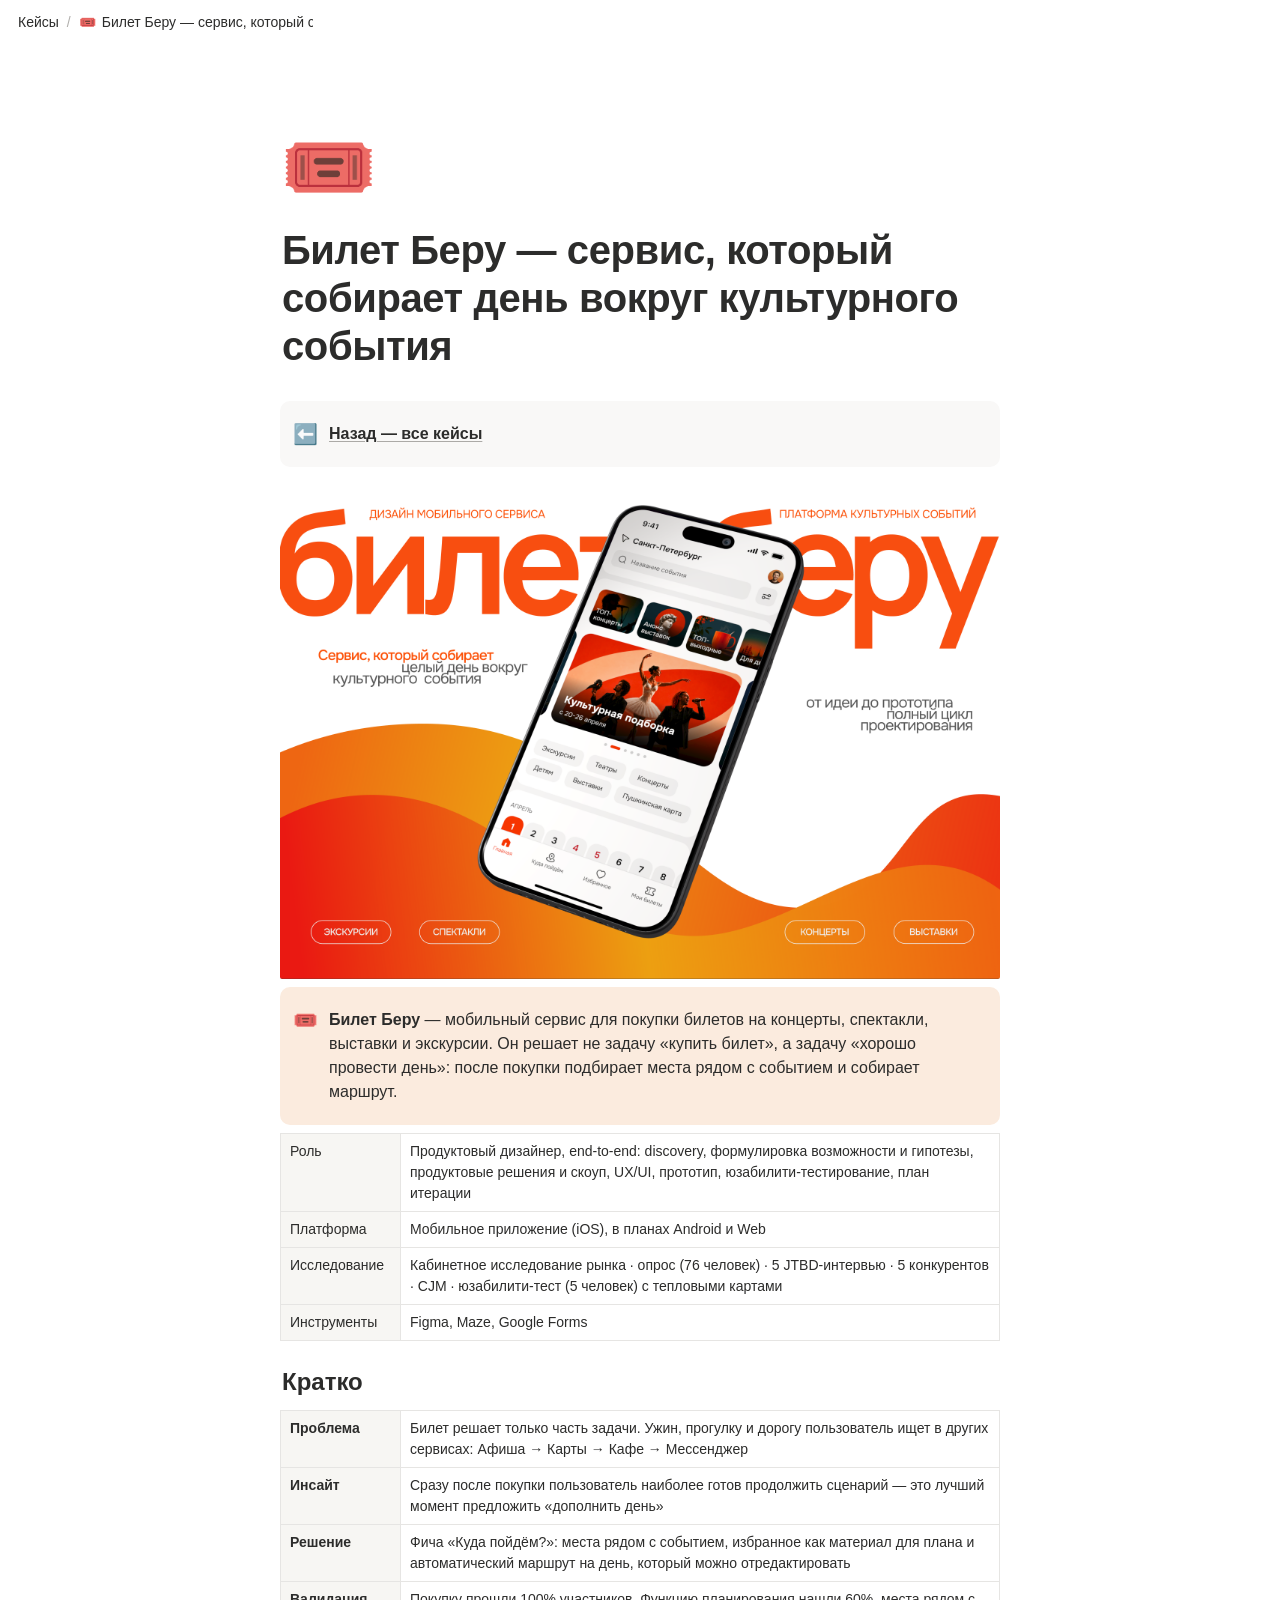
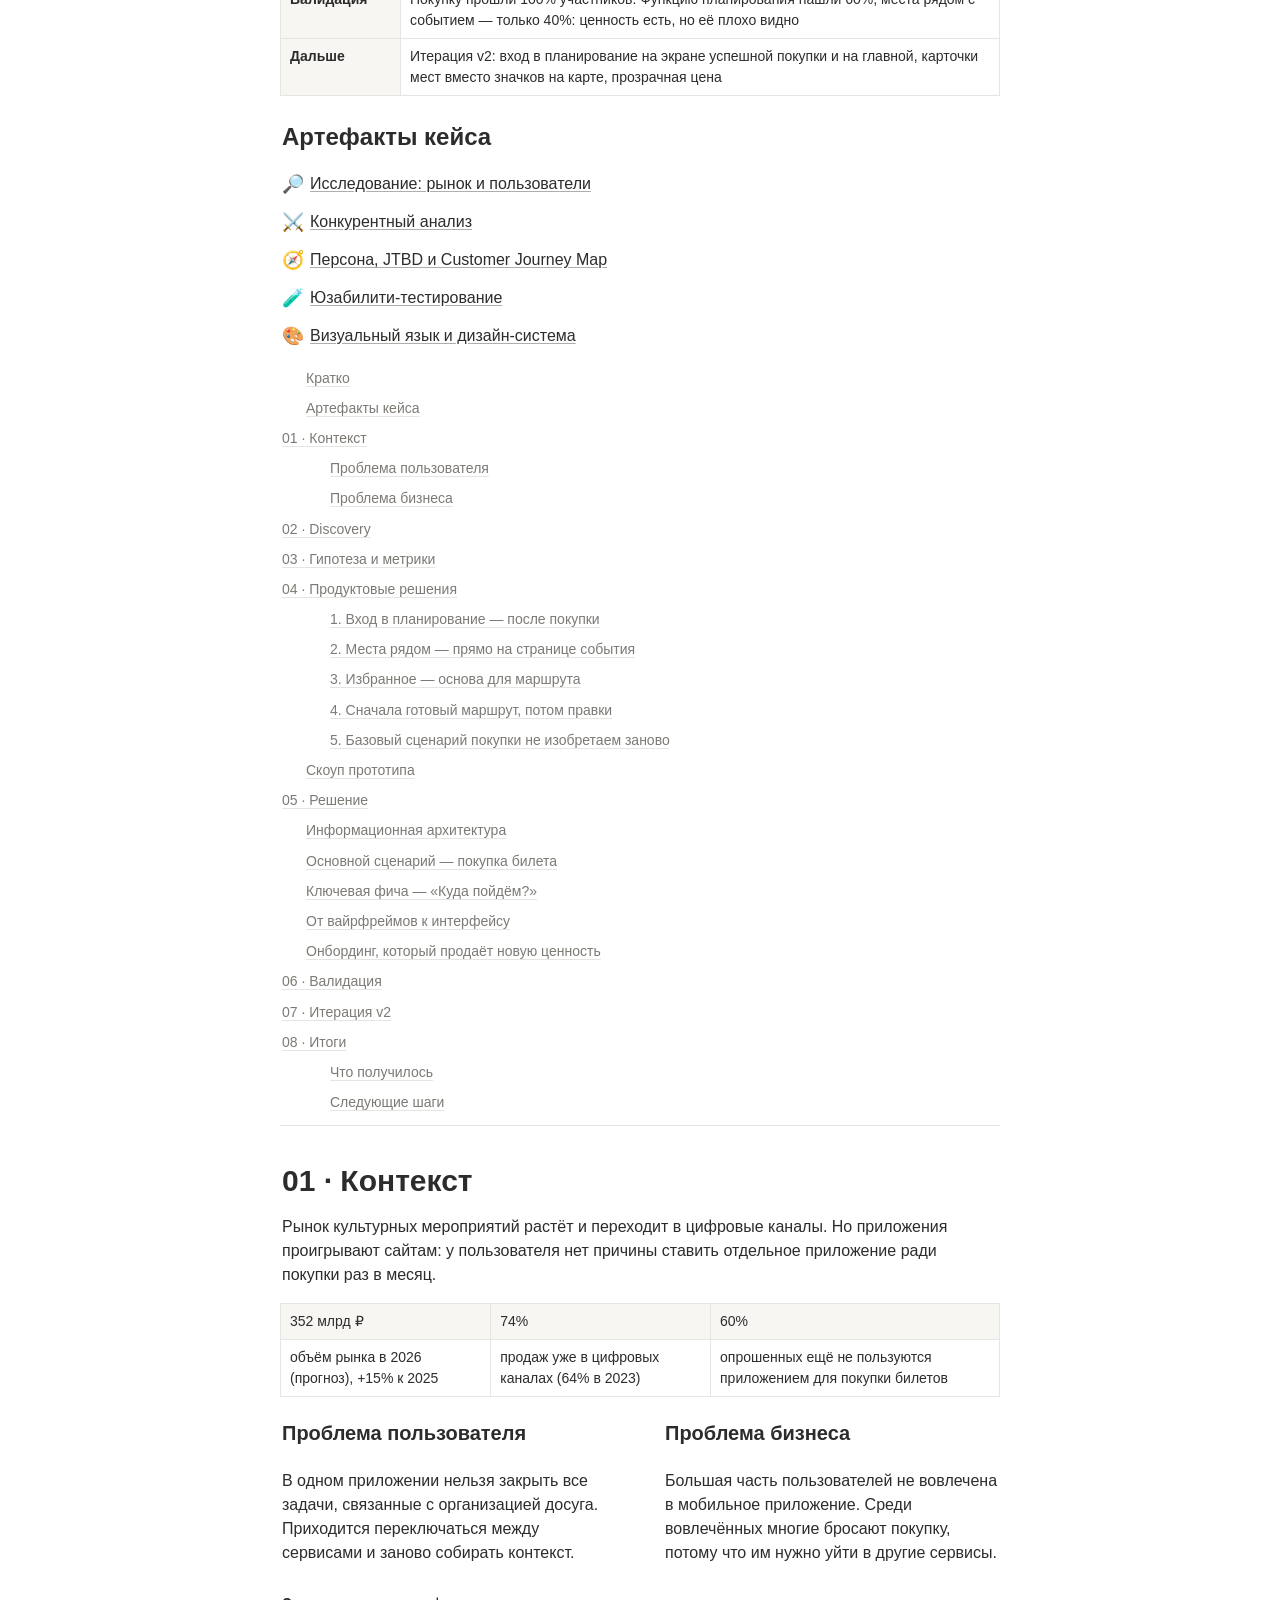
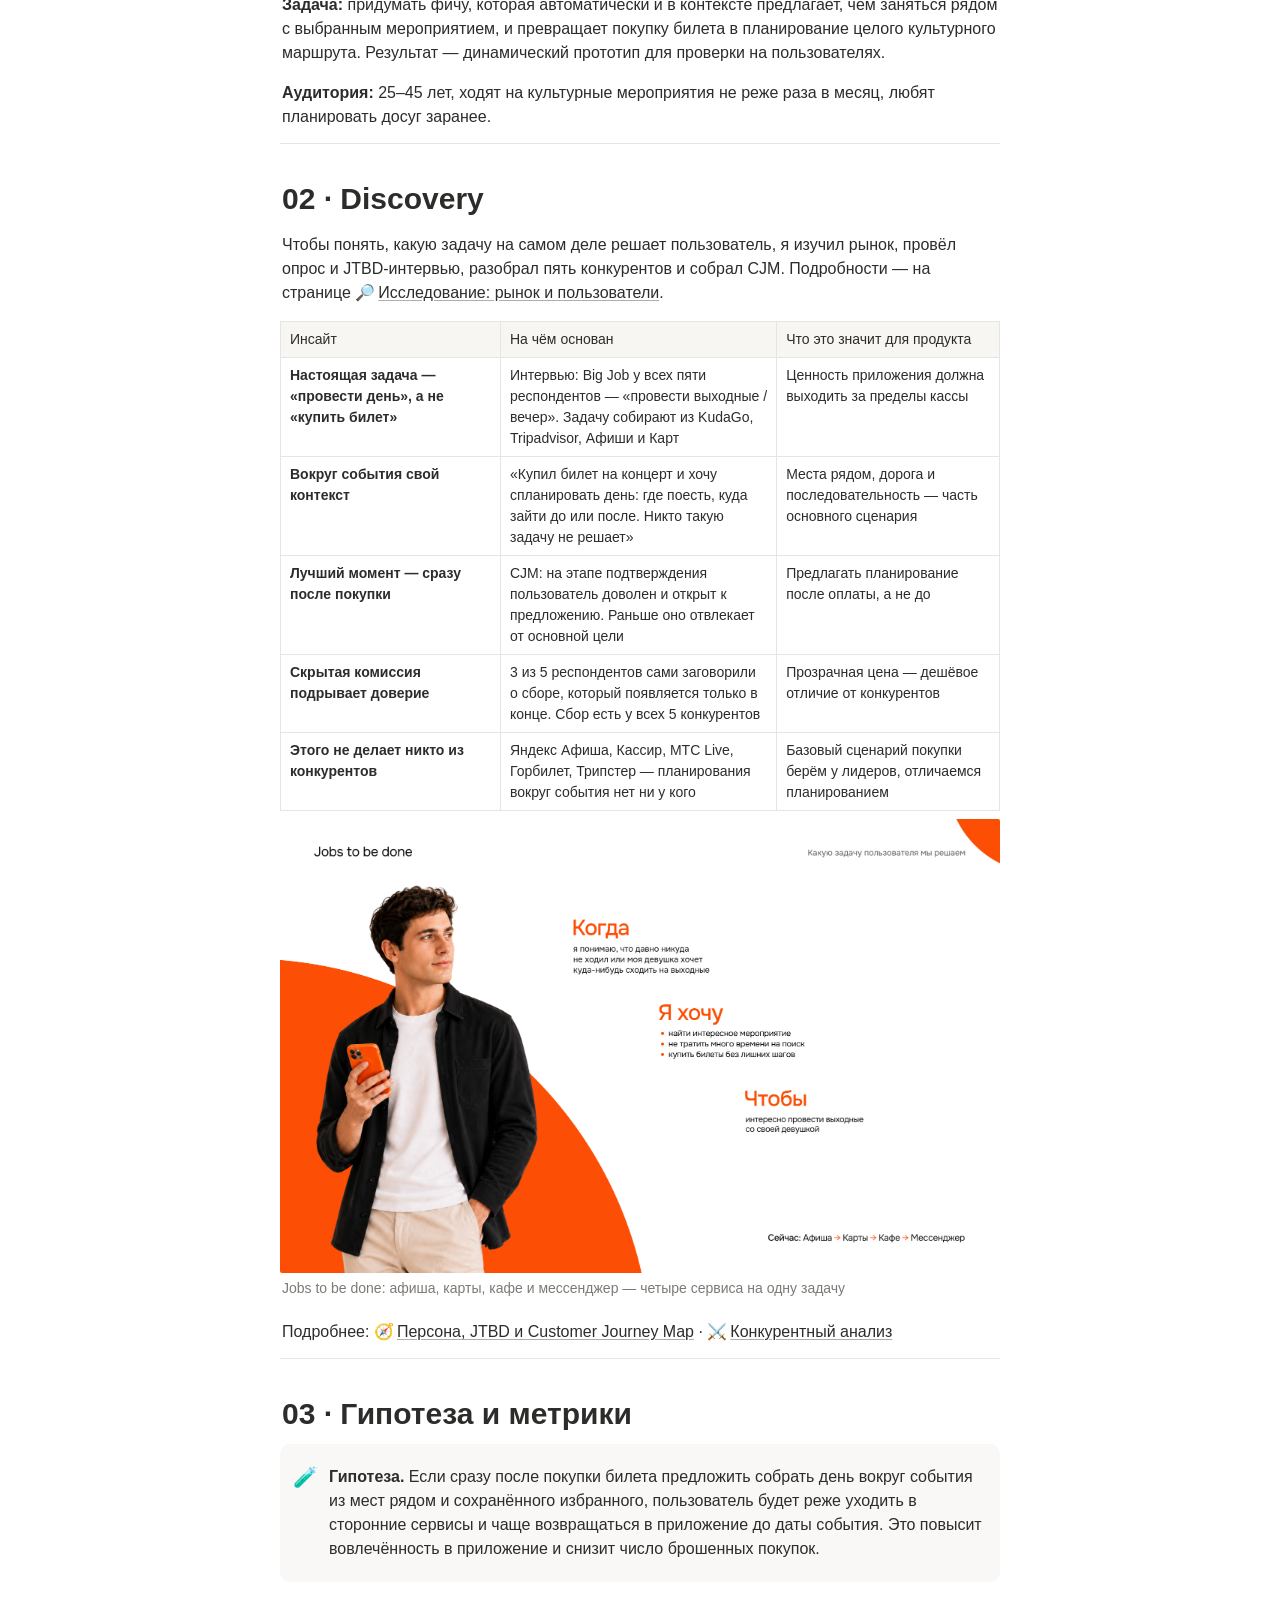
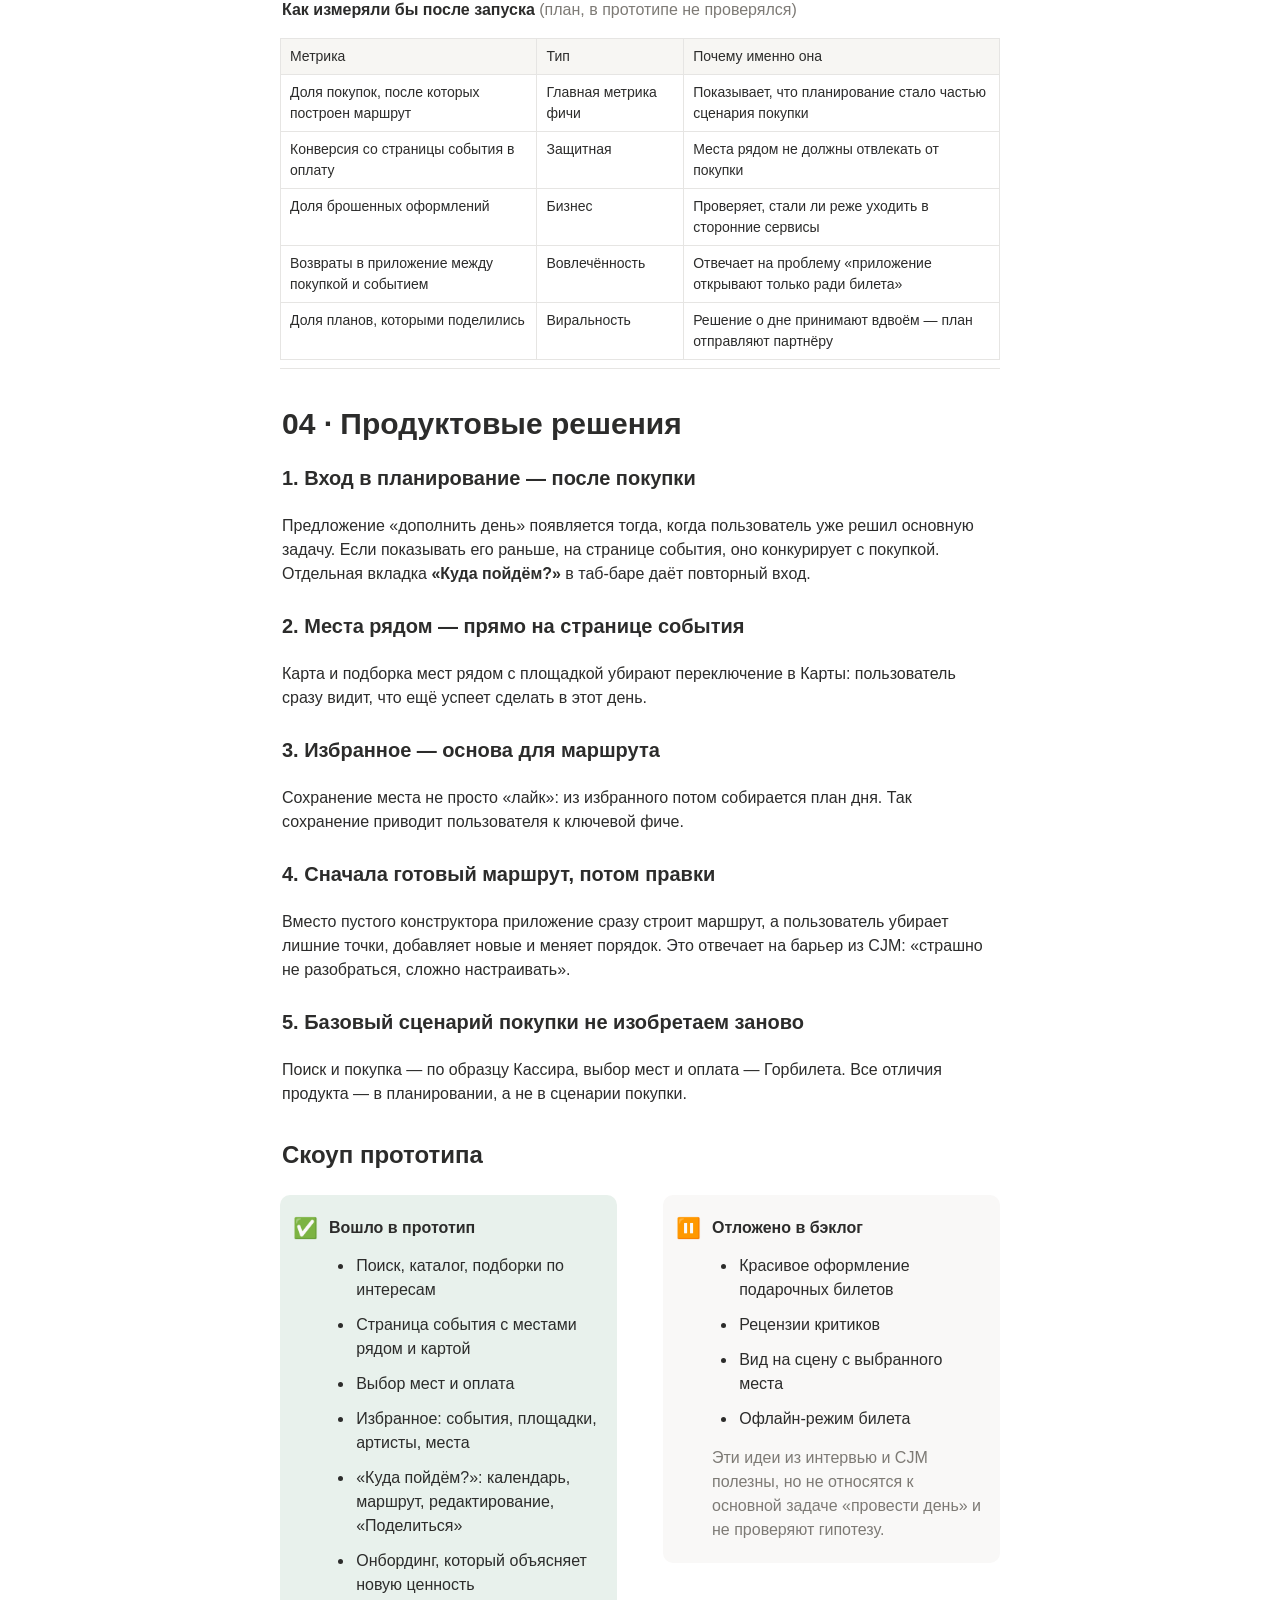
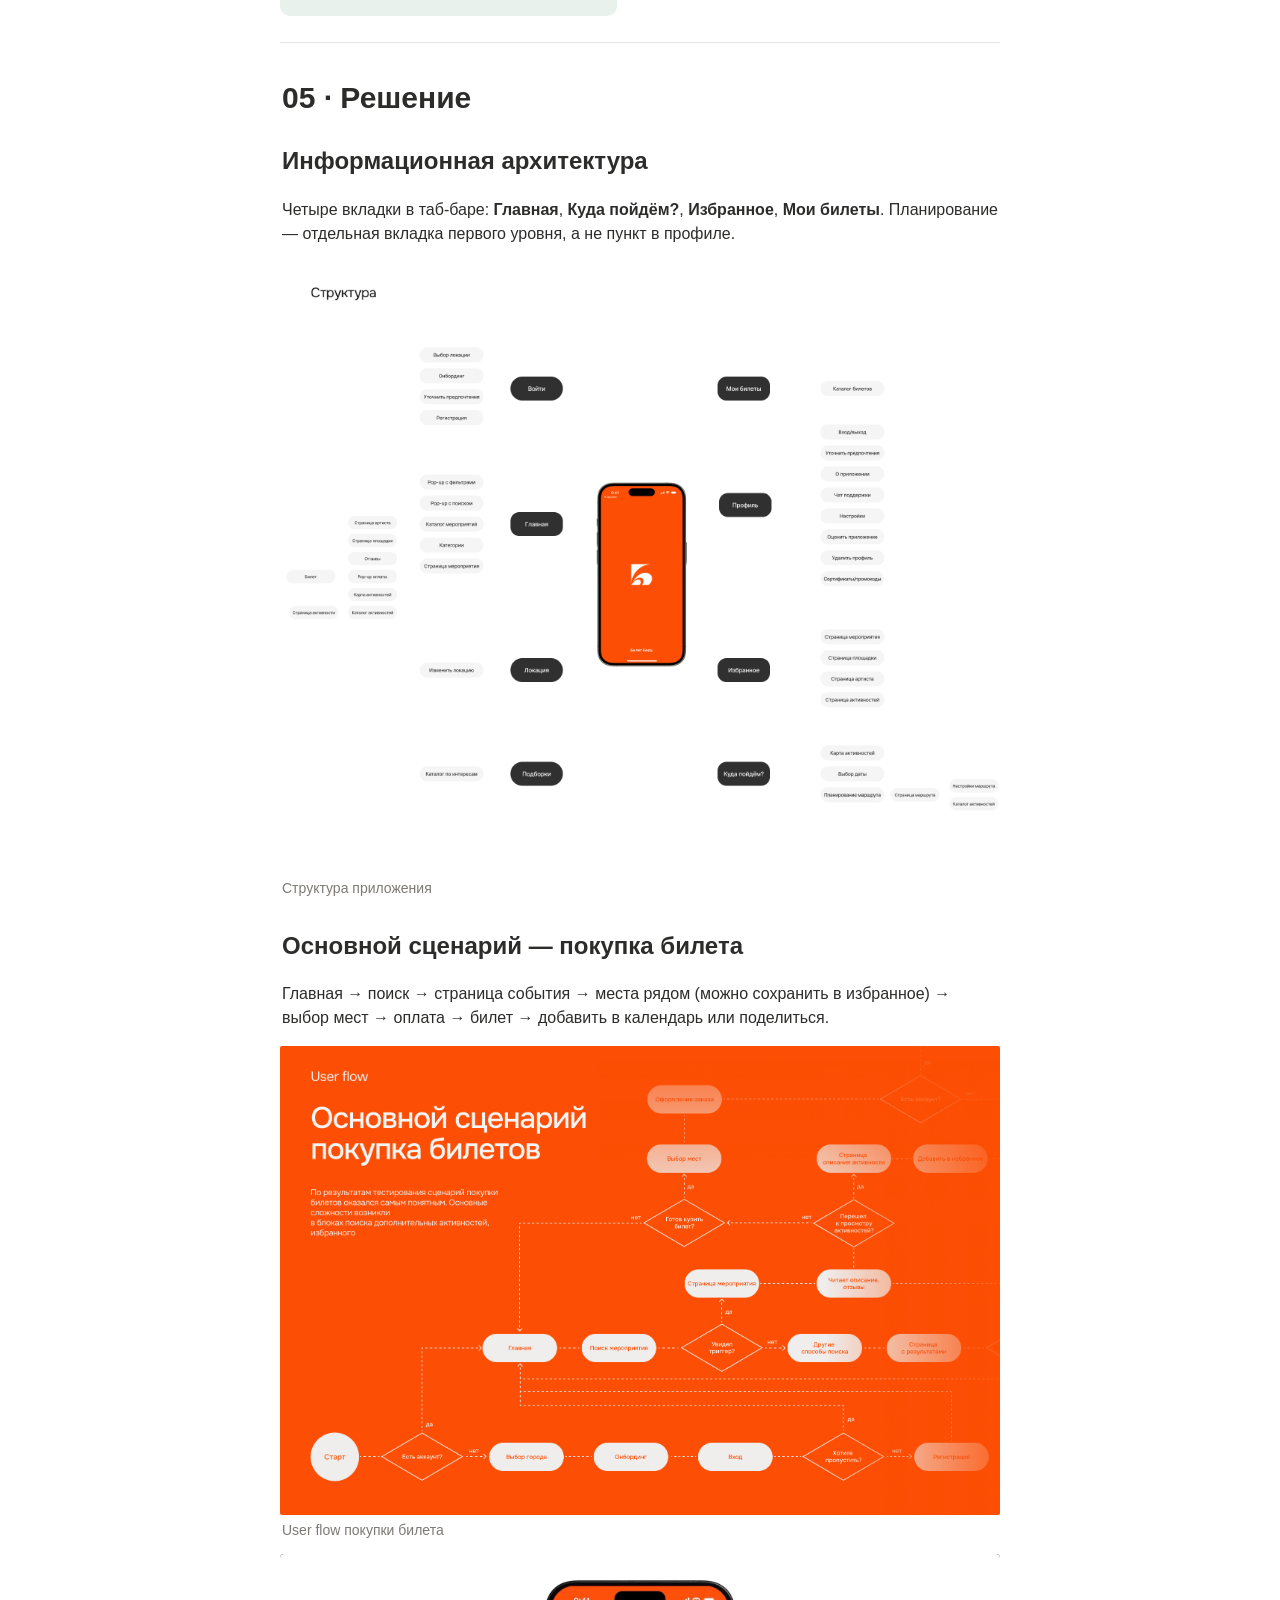
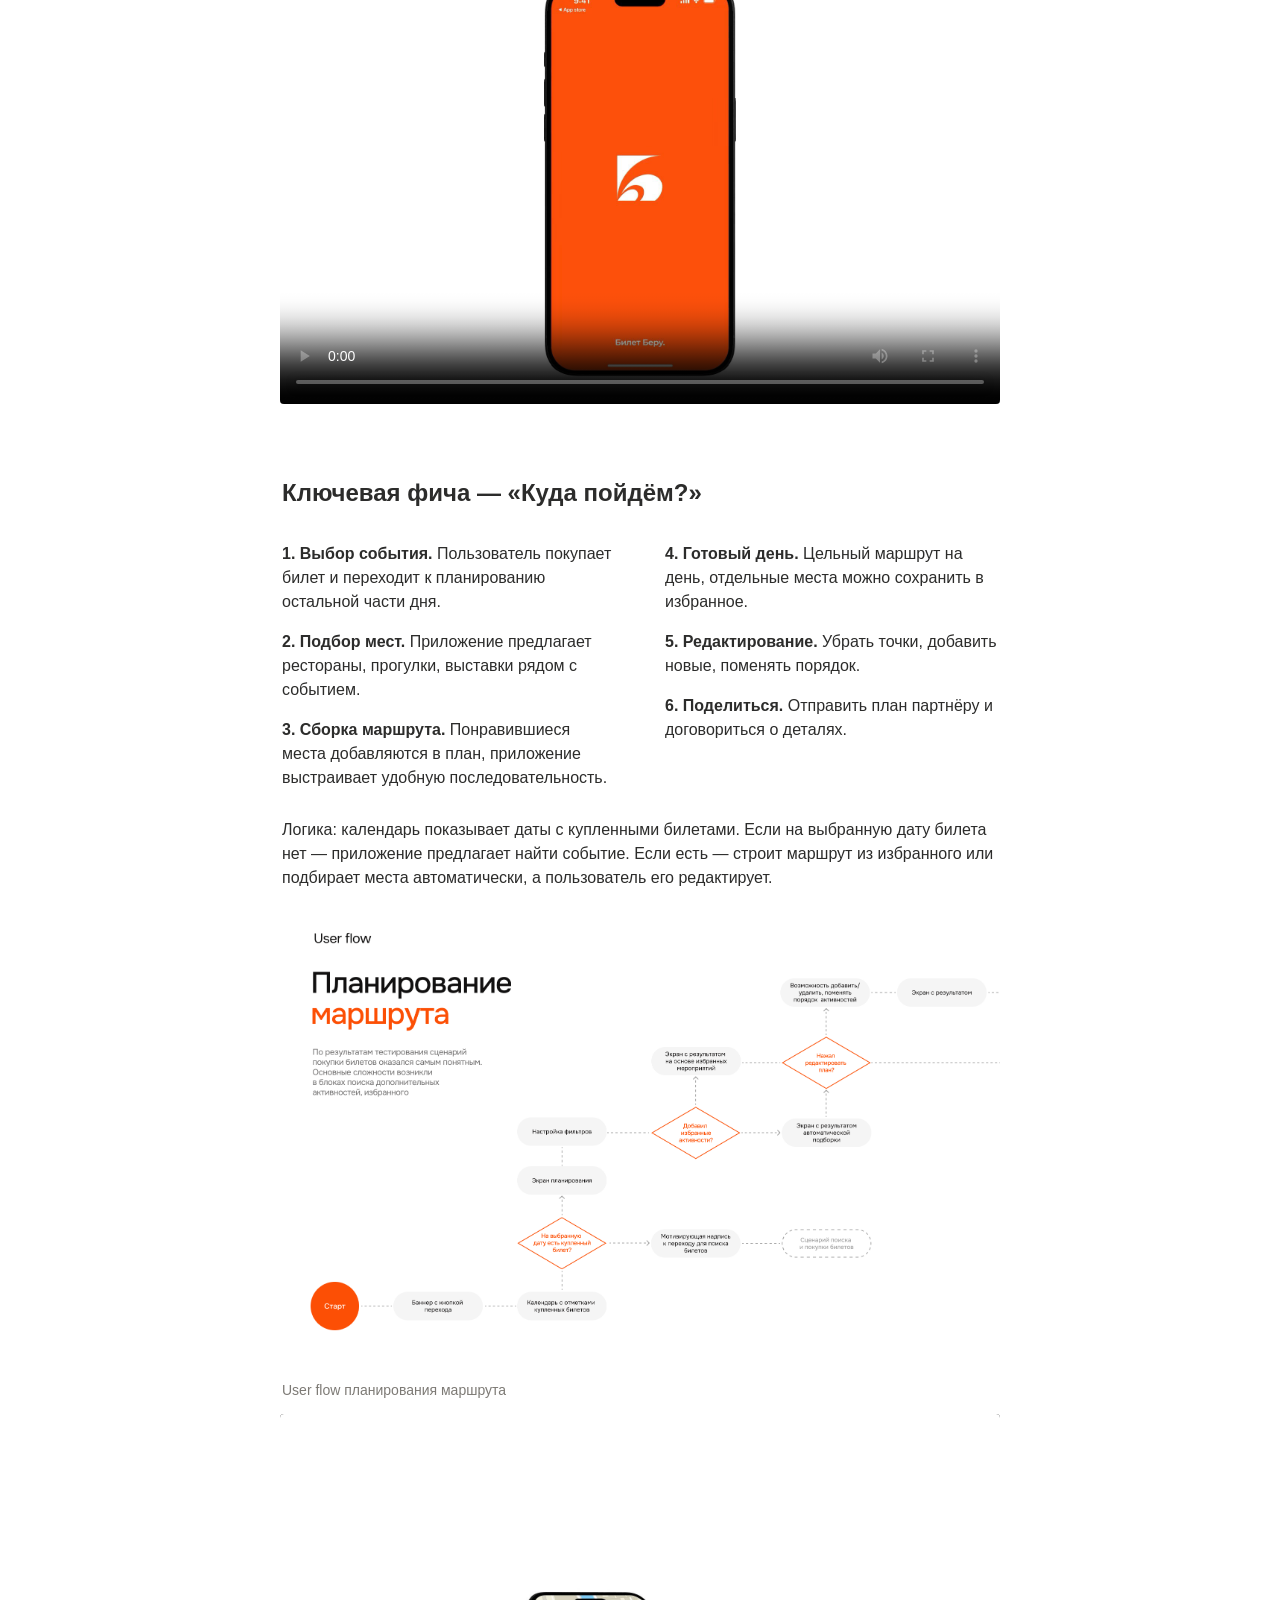
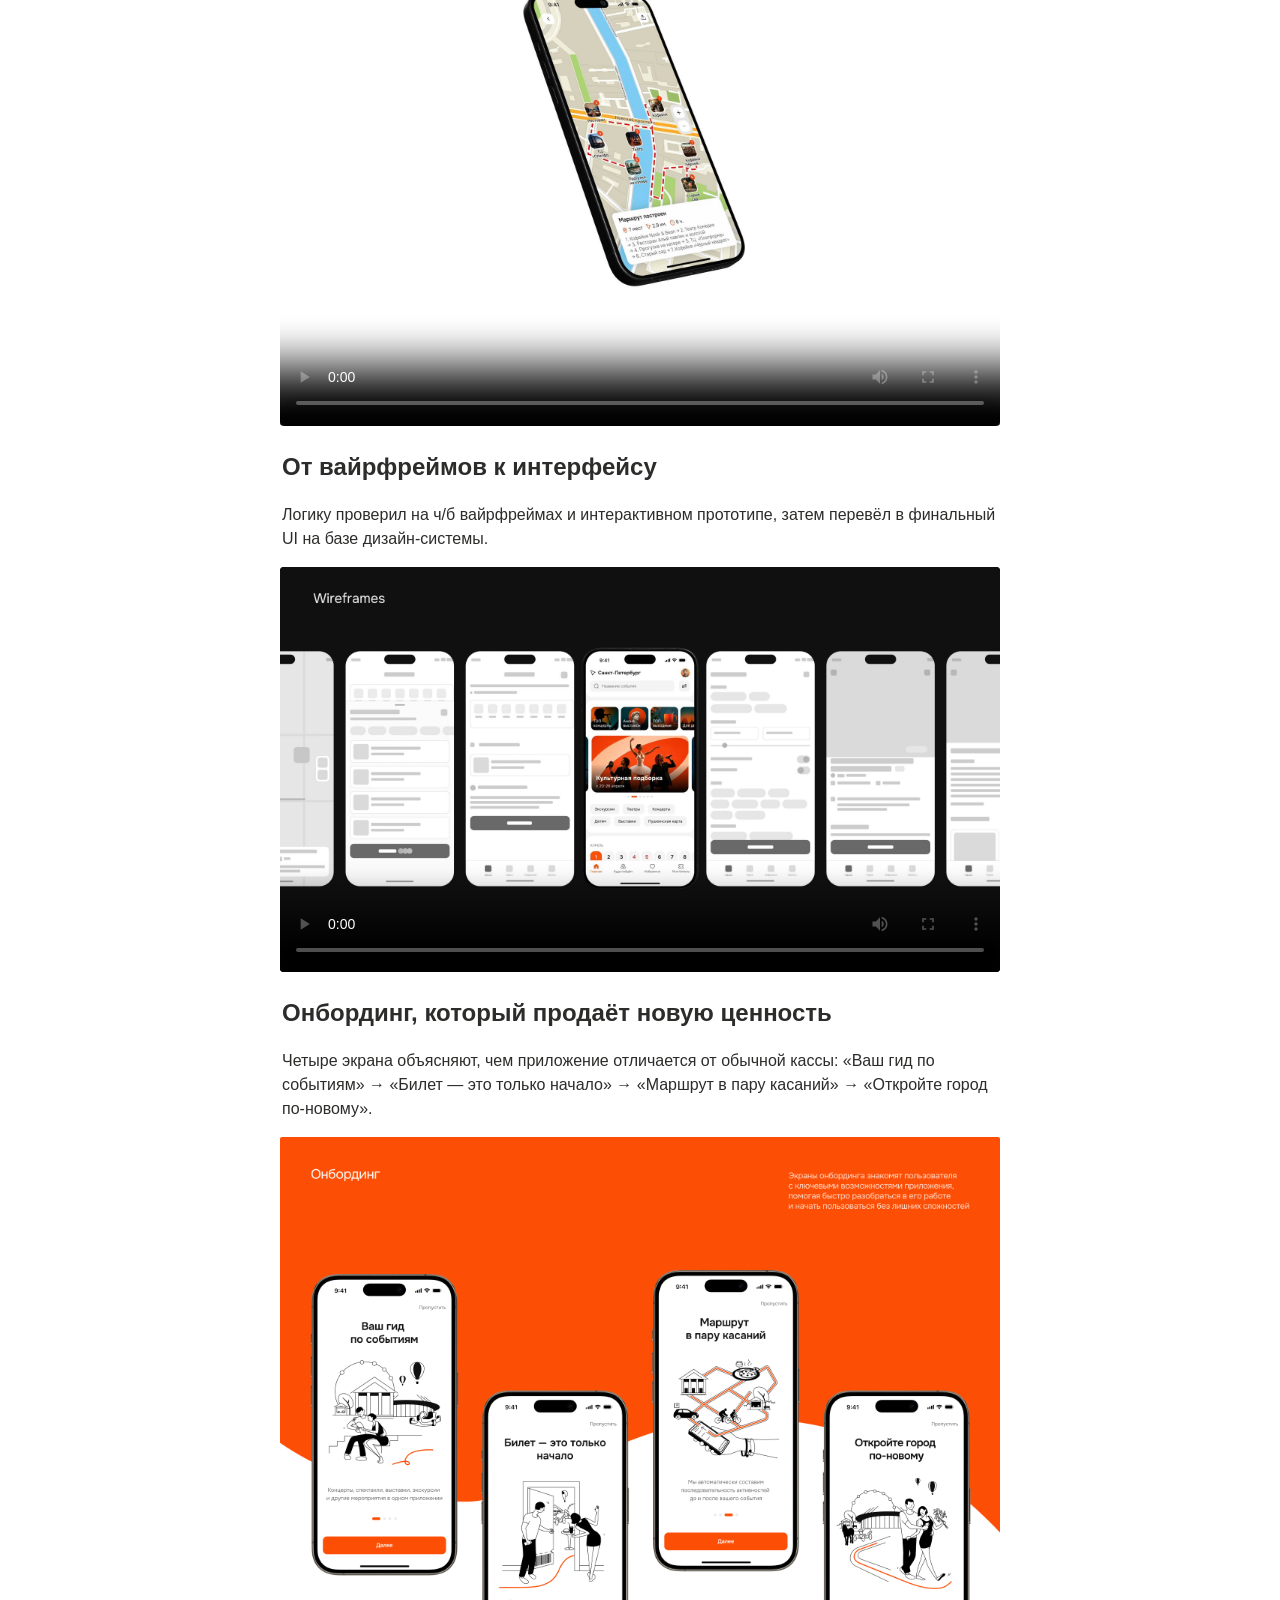
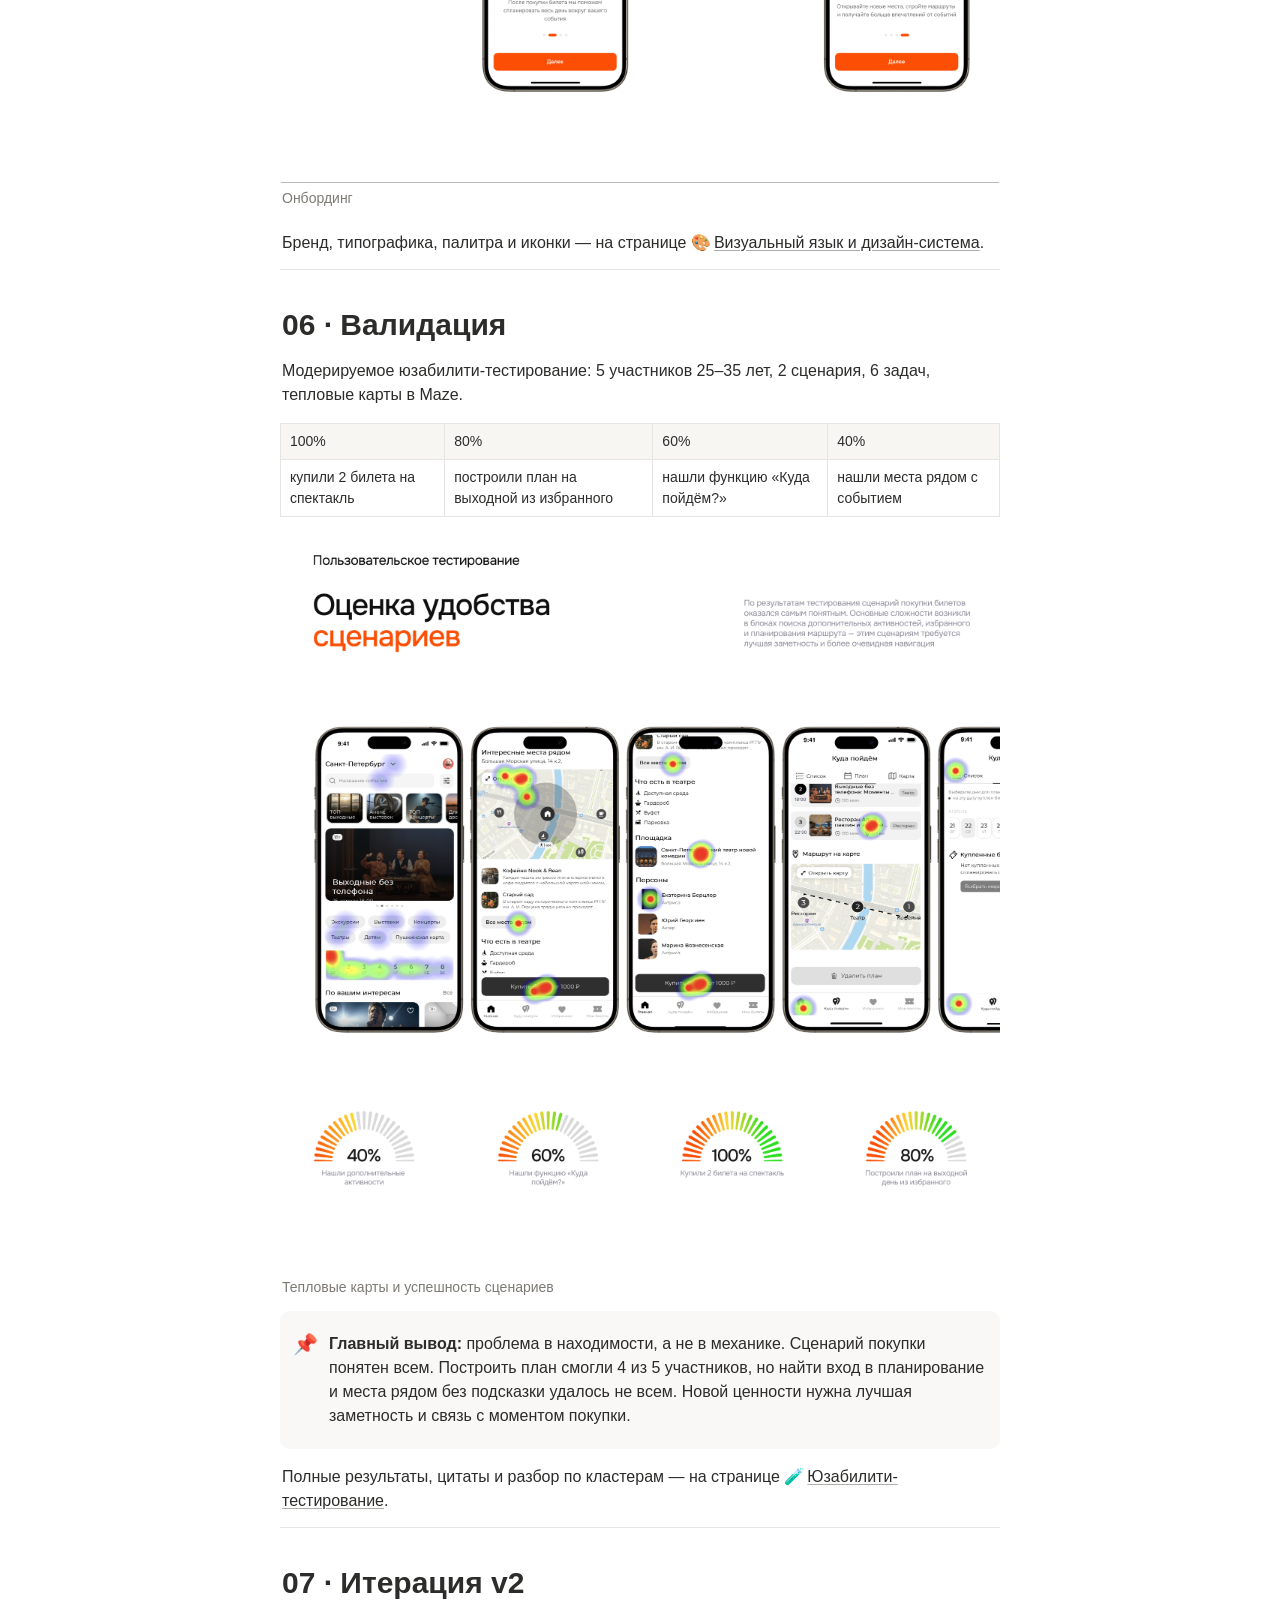
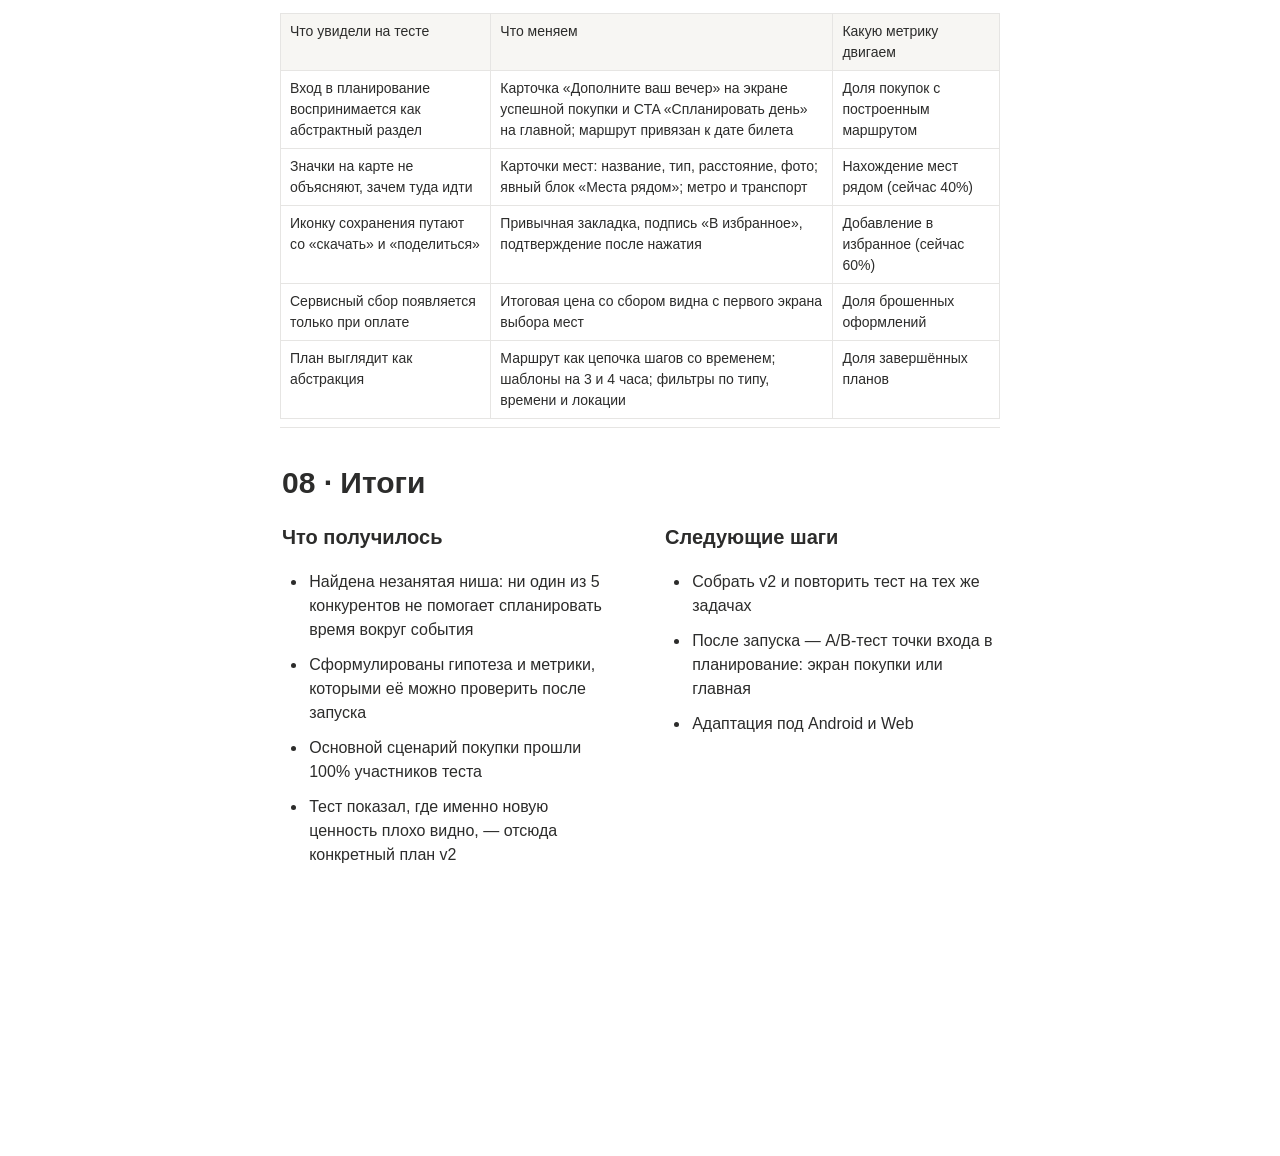
<file: cases/bilet-beru.html>
<!doctype html>
<html lang="ru">
<head>
<meta charset="utf-8">
<meta name="viewport" content="width=device-width, initial-scale=1">
<title>Билет Беру — сервис, который собирает день вокруг культурного события — Павлов Алексей</title>
<meta name="description" content="Мобильное приложение для покупки билетов на концерты, спектакли и выставки, которое после покупки собирает маршрут на весь день вокруг события">
<meta name="color-scheme" content="light dark">
<link rel="icon" href="data:image/svg+xml,%3Csvg%20xmlns%3D%27http%3A//www.w3.org/2000/svg%27%20viewBox%3D%270%200%20100%20100%27%3E%3Ctext%20y%3D%27.9em%27%20font-size%3D%2790%27%3E%F0%9F%8E%9F%EF%B8%8F%3C/text%3E%3C/svg%3E">
<link rel="apple-touch-icon" href="../assets/img/favicon.png">
<meta property="og:type" content="article">
<meta property="og:locale" content="ru_RU">
<meta property="og:title" content="Билет Беру — сервис, который собирает день вокруг культурного события — Павлов Алексей">
<meta property="og:description" content="Мобильное приложение для покупки билетов на концерты, спектакли и выставки, которое после покупки собирает маршрут на весь день вокруг события">
<meta property="og:image" content="../assets/img/bilet-beru/cover.png">
<meta name="twitter:card" content="summary_large_image">
<link rel="stylesheet" href="../assets/css/style.css">
</head>
<body class="page-case">
<div class="topbar"><nav class="crumbs" aria-label="Навигация"><a class="crumb" href="../index.html">Кейсы</a><span class="crumb-sep">/</span><span class="crumb crumb-current" aria-current="page"><span class="crumb-icon" aria-hidden="true">🎟️</span>Билет Беру — сервис, который собирает день вокруг культурного события</span></nav></div>
<main class="page">
<header class="page-header"><div class="page-icon" aria-hidden="true">🎟️</div><h1 class="page-title">Билет Беру — сервис, который собирает день вокруг культурного события</h1></header>
<article class="page-content">
<div class="n-callout c-gray_bg"><div class="n-callout-icon" aria-hidden="true">⬅️</div><div class="n-callout-body"><p class="n-text"><a class="n-link" href="../index.html"><strong>Назад — все кейсы</strong></a></p></div></div><figure class="n-image"><img src="../assets/img/bilet-beru/cover.png" alt="Билет Беру — сервис, который собирает день вокруг культурного события" decoding="async"></figure><div class="n-callout c-orange_bg"><div class="n-callout-icon" aria-hidden="true">🎟️</div><div class="n-callout-body"><p class="n-text"><strong>Билет Беру</strong> — мобильный сервис для покупки билетов на концерты, спектакли, выставки и экскурсии. Он решает не задачу «купить билет», а задачу «хорошо провести день»: после покупки подбирает места рядом с событием и собирает маршрут.</p></div></div><div class="n-table-wrap"><table class="n-table"><colgroup><col><col></colgroup><tbody><tr class="n-tr"><th scope="row" class="n-cell">Роль</th><td class="n-cell">Продуктовый дизайнер, end-to-end: discovery, формулировка возможности и гипотезы, продуктовые решения и скоуп, UX/UI, прототип, юзабилити-тестирование, план итерации</td></tr><tr class="n-tr"><th scope="row" class="n-cell">Платформа</th><td class="n-cell">Мобильное приложение (iOS), в планах Android и Web</td></tr><tr class="n-tr"><th scope="row" class="n-cell">Исследование</th><td class="n-cell">Кабинетное исследование рынка · опрос (76 человек) · 5 JTBD-интервью · 5 конкурентов · CJM · юзабилити-тест (5 человек) с тепловыми картами</td></tr><tr class="n-tr"><th scope="row" class="n-cell">Инструменты</th><td class="n-cell">Figma, Maze, Google Forms</td></tr></tbody></table></div><h3 id="кратко" class="n-h2">Кратко</h3><div class="n-table-wrap"><table class="n-table"><colgroup><col><col></colgroup><tbody><tr class="n-tr"><th scope="row" class="n-cell"><strong>Проблема</strong></th><td class="n-cell">Билет решает только часть задачи. Ужин, прогулку и дорогу пользователь ищет в других сервисах: Афиша → Карты → Кафе → Мессенджер</td></tr><tr class="n-tr"><th scope="row" class="n-cell"><strong>Инсайт</strong></th><td class="n-cell">Сразу после покупки пользователь наиболее готов продолжить сценарий — это лучший момент предложить «дополнить день»</td></tr><tr class="n-tr"><th scope="row" class="n-cell"><strong>Решение</strong></th><td class="n-cell">Фича «Куда пойдём?»: места рядом с событием, избранное как материал для плана и автоматический маршрут на день, который можно отредактировать</td></tr><tr class="n-tr"><th scope="row" class="n-cell"><strong>Валидация</strong></th><td class="n-cell">Покупку прошли 100% участников. Функцию планирования нашли 60%, места рядом с событием — только 40%: ценность есть, но её плохо видно</td></tr><tr class="n-tr"><th scope="row" class="n-cell"><strong>Дальше</strong></th><td class="n-cell">Итерация v2: вход в планирование на экране успешной покупки и на главной, карточки мест вместо значков на карте, прозрачная цена</td></tr></tbody></table></div><h3 id="артефакты-кейса" class="n-h2">Артефакты кейса</h3><a class="n-page-link" href="bilet-beru/market-research.html"><span class="n-page-icon">🔎</span><span class="n-page-title">Исследование: рынок и пользователи</span></a><a class="n-page-link" href="bilet-beru/competitors.html"><span class="n-page-icon">⚔️</span><span class="n-page-title">Конкурентный анализ</span></a><a class="n-page-link" href="bilet-beru/persona-jtbd-cjm.html"><span class="n-page-icon">🧭</span><span class="n-page-title">Персона, JTBD и Customer Journey Map</span></a><a class="n-page-link" href="bilet-beru/usability-testing.html"><span class="n-page-icon">🧪</span><span class="n-page-title">Юзабилити-тестирование</span></a><a class="n-page-link" href="bilet-beru/design-system.html"><span class="n-page-icon">🎨</span><span class="n-page-title">Визуальный язык и дизайн-система</span></a><nav class="n-toc c-gray" aria-label="Оглавление"><ul><li class="toc-l2"><a href="#кратко">Кратко</a></li><li class="toc-l2"><a href="#артефакты-кейса">Артефакты кейса</a></li><li class="toc-l1"><a href="#01-контекст">01 · Контекст</a></li><li class="toc-l3"><a href="#проблема-пользователя">Проблема пользователя</a></li><li class="toc-l3"><a href="#проблема-бизнеса">Проблема бизнеса</a></li><li class="toc-l1"><a href="#02-discovery">02 · Discovery</a></li><li class="toc-l1"><a href="#03-гипотеза-и-метрики">03 · Гипотеза и метрики</a></li><li class="toc-l1"><a href="#04-продуктовые-решения">04 · Продуктовые решения</a></li><li class="toc-l3"><a href="#1-вход-в-планирование-после-покупки">1. Вход в планирование — после покупки</a></li><li class="toc-l3"><a href="#2-места-рядом-прямо-на-странице-события">2. Места рядом — прямо на странице события</a></li><li class="toc-l3"><a href="#3-избранное-основа-для-маршрута">3. Избранное — основа для маршрута</a></li><li class="toc-l3"><a href="#4-сначала-готовый-маршрут-потом-правки">4. Сначала готовый маршрут, потом правки</a></li><li class="toc-l3"><a href="#5-базовый-сценарий-покупки-не-изобретаем-заново">5. Базовый сценарий покупки не изобретаем заново</a></li><li class="toc-l2"><a href="#скоуп-прототипа">Скоуп прототипа</a></li><li class="toc-l1"><a href="#05-решение">05 · Решение</a></li><li class="toc-l2"><a href="#информационная-архитектура">Информационная архитектура</a></li><li class="toc-l2"><a href="#основной-сценарий-покупка-билета">Основной сценарий — покупка билета</a></li><li class="toc-l2"><a href="#ключевая-фича-куда-пойдём">Ключевая фича — «Куда пойдём?»</a></li><li class="toc-l2"><a href="#от-вайрфреймов-к-интерфейсу">От вайрфреймов к интерфейсу</a></li><li class="toc-l2"><a href="#онбординг-который-продаёт-новую-ценность">Онбординг, который продаёт новую ценность</a></li><li class="toc-l1"><a href="#06-валидация">06 · Валидация</a></li><li class="toc-l1"><a href="#07-итерация-v2">07 · Итерация v2</a></li><li class="toc-l1"><a href="#08-итоги">08 · Итоги</a></li><li class="toc-l3"><a href="#что-получилось">Что получилось</a></li><li class="toc-l3"><a href="#следующие-шаги">Следующие шаги</a></li></ul></nav><hr class="n-divider"><h2 id="01-контекст" class="n-h1">01 · Контекст</h2><p class="n-text">Рынок культурных мероприятий растёт и переходит в цифровые каналы. Но приложения проигрывают сайтам: у пользователя нет причины ставить отдельное приложение ради покупки раз в месяц.</p><div class="n-table-wrap"><table class="n-table"><colgroup><col><col><col></colgroup><tbody><tr class="n-tr"><th scope="col" class="n-cell">352 млрд ₽</th><th scope="col" class="n-cell">74%</th><th scope="col" class="n-cell">60%</th></tr><tr class="n-tr"><td class="n-cell">объём рынка в 2026 (прогноз), +15% к 2025</td><td class="n-cell">продаж уже в цифровых каналах (64% в 2023)</td><td class="n-cell">опрошенных ещё не пользуются приложением для покупки билетов</td></tr></tbody></table></div><div class="n-columns" style="--n:2"><div class="n-column" style="--r:0.5000"><h4 id="проблема-пользователя" class="n-h3">Проблема пользователя</h4><p class="n-text">В одном приложении нельзя закрыть все задачи, связанные с организацией досуга. Приходится переключаться между сервисами и заново собирать контекст.</p></div><div class="n-column" style="--r:0.5000"><h4 id="проблема-бизнеса" class="n-h3">Проблема бизнеса</h4><p class="n-text">Большая часть пользователей не вовлечена в мобильное приложение. Среди вовлечённых многие бросают покупку, потому что им нужно уйти в другие сервисы.</p></div></div><p class="n-text"><strong>Задача:</strong> придумать фичу, которая автоматически и в контексте предлагает, чем заняться рядом с выбранным мероприятием, и превращает покупку билета в планирование целого культурного маршрута. Результат — динамический прототип для проверки на пользователях.</p><p class="n-text"><strong>Аудитория:</strong> 25–45 лет, ходят на культурные мероприятия не реже раза в месяц, любят планировать досуг заранее.</p><hr class="n-divider"><h2 id="02-discovery" class="n-h1">02 · Discovery</h2><p class="n-text">Чтобы понять, какую задачу на самом деле решает пользователь, я изучил рынок, провёл опрос и JTBD-интервью, разобрал пять конкурентов и собрал CJM. Подробности — на странице <a class="n-mention" href="bilet-beru/market-research.html"><span class="n-mention-icon">🔎</span><span class="n-mention-title">Исследование: рынок и пользователи</span></a>.</p><div class="n-table-wrap"><table class="n-table"><colgroup><col style="width:220px"><col><col></colgroup><tbody><tr class="n-tr"><th scope="col" class="n-cell">Инсайт</th><th scope="col" class="n-cell">На чём основан</th><th scope="col" class="n-cell">Что это значит для продукта</th></tr><tr class="n-tr"><td class="n-cell"><strong>Настоящая задача — «провести день», а не «купить билет»</strong></td><td class="n-cell">Интервью: Big Job у всех пяти респондентов — «провести выходные / вечер». Задачу собирают из KudaGo, Tripadvisor, Афиши и Карт</td><td class="n-cell">Ценность приложения должна выходить за пределы кассы</td></tr><tr class="n-tr"><td class="n-cell"><strong>Вокруг события свой контекст</strong></td><td class="n-cell">«Купил билет на концерт и хочу спланировать день: где поесть, куда зайти до или после. Никто такую задачу не решает»</td><td class="n-cell">Места рядом, дорога и последовательность — часть основного сценария</td></tr><tr class="n-tr"><td class="n-cell"><strong>Лучший момент — сразу после покупки</strong></td><td class="n-cell">CJM: на этапе подтверждения пользователь доволен и открыт к предложению. Раньше оно отвлекает от основной цели</td><td class="n-cell">Предлагать планирование после оплаты, а не до</td></tr><tr class="n-tr"><td class="n-cell"><strong>Скрытая комиссия подрывает доверие</strong></td><td class="n-cell">3 из 5 респондентов сами заговорили о сборе, который появляется только в конце. Сбор есть у всех 5 конкурентов</td><td class="n-cell">Прозрачная цена — дешёвое отличие от конкурентов</td></tr><tr class="n-tr"><td class="n-cell"><strong>Этого не делает никто из конкурентов</strong></td><td class="n-cell">Яндекс Афиша, Кассир, МТС Live, Горбилет, Трипстер — планирования вокруг события нет ни у кого</td><td class="n-cell">Базовый сценарий покупки берём у лидеров, отличаемся планированием</td></tr></tbody></table></div><figure class="n-image"><img src="../assets/img/bilet-beru/jtbd.png" alt="Jobs to be done: афиша, карты, кафе и мессенджер — четыре сервиса на одну задачу" loading="lazy" decoding="async"><figcaption>Jobs to be done: афиша, карты, кафе и мессенджер — четыре сервиса на одну задачу</figcaption></figure><p class="n-text">Подробнее: <a class="n-mention" href="bilet-beru/persona-jtbd-cjm.html"><span class="n-mention-icon">🧭</span><span class="n-mention-title">Персона, JTBD и Customer Journey Map</span></a> · <a class="n-mention" href="bilet-beru/competitors.html"><span class="n-mention-icon">⚔️</span><span class="n-mention-title">Конкурентный анализ</span></a></p><hr class="n-divider"><h2 id="03-гипотеза-и-метрики" class="n-h1">03 · Гипотеза и метрики</h2><div class="n-callout c-gray_bg"><div class="n-callout-icon" aria-hidden="true">🧪</div><div class="n-callout-body"><p class="n-text"><strong>Гипотеза.</strong> Если сразу после покупки билета предложить собрать день вокруг события из мест рядом и сохранённого избранного, пользователь будет реже уходить в сторонние сервисы и чаще возвращаться в приложение до даты события. Это повысит вовлечённость в приложение и снизит число брошенных покупок.</p></div></div><p class="n-text"><strong>Как измеряли бы после запуска</strong> <span class="c-gray">(план, в прототипе не проверялся)</span></p><div class="n-table-wrap"><table class="n-table"><colgroup><col><col><col></colgroup><tbody><tr class="n-tr"><th scope="col" class="n-cell">Метрика</th><th scope="col" class="n-cell">Тип</th><th scope="col" class="n-cell">Почему именно она</th></tr><tr class="n-tr"><td class="n-cell">Доля покупок, после которых построен маршрут</td><td class="n-cell">Главная метрика фичи</td><td class="n-cell">Показывает, что планирование стало частью сценария покупки</td></tr><tr class="n-tr"><td class="n-cell">Конверсия со страницы события в оплату</td><td class="n-cell">Защитная</td><td class="n-cell">Места рядом не должны отвлекать от покупки</td></tr><tr class="n-tr"><td class="n-cell">Доля брошенных оформлений</td><td class="n-cell">Бизнес</td><td class="n-cell">Проверяет, стали ли реже уходить в сторонние сервисы</td></tr><tr class="n-tr"><td class="n-cell">Возвраты в приложение между покупкой и событием</td><td class="n-cell">Вовлечённость</td><td class="n-cell">Отвечает на проблему «приложение открывают только ради билета»</td></tr><tr class="n-tr"><td class="n-cell">Доля планов, которыми поделились</td><td class="n-cell">Виральность</td><td class="n-cell">Решение о дне принимают вдвоём — план отправляют партнёру</td></tr></tbody></table></div><hr class="n-divider"><h2 id="04-продуктовые-решения" class="n-h1">04 · Продуктовые решения</h2><h4 id="1-вход-в-планирование-после-покупки" class="n-h3">1. Вход в планирование — после покупки</h4><p class="n-text">Предложение «дополнить день» появляется тогда, когда пользователь уже решил основную задачу. Если показывать его раньше, на странице события, оно конкурирует с покупкой. Отдельная вкладка <strong>«Куда пойдём?»</strong> в таб-баре даёт повторный вход.</p><h4 id="2-места-рядом-прямо-на-странице-события" class="n-h3">2. Места рядом — прямо на странице события</h4><p class="n-text">Карта и подборка мест рядом с площадкой убирают переключение в Карты: пользователь сразу видит, что ещё успеет сделать в этот день.</p><h4 id="3-избранное-основа-для-маршрута" class="n-h3">3. Избранное — основа для маршрута</h4><p class="n-text">Сохранение места не просто «лайк»: из избранного потом собирается план дня. Так сохранение приводит пользователя к ключевой фиче.</p><h4 id="4-сначала-готовый-маршрут-потом-правки" class="n-h3">4. Сначала готовый маршрут, потом правки</h4><p class="n-text">Вместо пустого конструктора приложение сразу строит маршрут, а пользователь убирает лишние точки, добавляет новые и меняет порядок. Это отвечает на барьер из CJM: «страшно не разобраться, сложно настраивать».</p><h4 id="5-базовый-сценарий-покупки-не-изобретаем-заново" class="n-h3">5. Базовый сценарий покупки не изобретаем заново</h4><p class="n-text">Поиск и покупка — по образцу Кассира, выбор мест и оплата — Горбилета. Все отличия продукта — в планировании, а не в сценарии покупки.</p><h3 id="скоуп-прототипа" class="n-h2">Скоуп прототипа</h3><div class="n-columns" style="--n:2"><div class="n-column" style="--r:0.5000"><div class="n-callout c-green_bg"><div class="n-callout-icon" aria-hidden="true">✅</div><div class="n-callout-body"><p class="n-text"><strong>Вошло в прототип</strong></p><ul class="n-list n-bulleted_list"><li class="n-li">Поиск, каталог, подборки по интересам</li><li class="n-li">Страница события с местами рядом и картой</li><li class="n-li">Выбор мест и оплата</li><li class="n-li">Избранное: события, площадки, артисты, места</li><li class="n-li">«Куда пойдём?»: календарь, маршрут, редактирование, «Поделиться»</li><li class="n-li">Онбординг, который объясняет новую ценность</li></ul></div></div></div><div class="n-column" style="--r:0.5000"><div class="n-callout c-gray_bg"><div class="n-callout-icon" aria-hidden="true">⏸️</div><div class="n-callout-body"><p class="n-text"><strong>Отложено в бэклог</strong></p><ul class="n-list n-bulleted_list"><li class="n-li">Красивое оформление подарочных билетов</li><li class="n-li">Рецензии критиков</li><li class="n-li">Вид на сцену с выбранного места</li><li class="n-li">Офлайн-режим билета</li></ul><p class="n-text"><span class="c-gray">Эти идеи из интервью и CJM полезны, но не относятся к основной задаче «провести день» и не проверяют гипотезу.</span></p></div></div></div></div><hr class="n-divider"><h2 id="05-решение" class="n-h1">05 · Решение</h2><h3 id="информационная-архитектура" class="n-h2">Информационная архитектура</h3><p class="n-text">Четыре вкладки в таб-баре: <strong>Главная</strong>, <strong>Куда пойдём?</strong>, <strong>Избранное</strong>, <strong>Мои билеты</strong>. Планирование — отдельная вкладка первого уровня, а не пункт в профиле.</p><figure class="n-image"><img src="../assets/img/bilet-beru/structure.png" alt="Структура приложения" loading="lazy" decoding="async"><figcaption>Структура приложения</figcaption></figure><h3 id="основной-сценарий-покупка-билета" class="n-h2">Основной сценарий — покупка билета</h3><p class="n-text">Главная → поиск → страница события → места рядом (можно сохранить в избранное) → выбор мест → оплата → билет → добавить в календарь или поделиться.</p><figure class="n-image"><img src="../assets/img/bilet-beru/userflow1.png" alt="User flow покупки билета" loading="lazy" decoding="async"><figcaption>User flow покупки билета</figcaption></figure><figure class="n-video"><video controls preload="metadata" playsinline poster="../assets/img/posters/bilet-beru-video-1.jpg"><source src="https://s3.twcstorage.ru/1e57ae7f-d44e-4eeb-b989-746d4a5fd828/Video_1.webm" type="video/webm"></video></figure><div class="n-empty"></div><h3 id="ключевая-фича-куда-пойдём" class="n-h2">Ключевая фича — «Куда пойдём?»</h3><div class="n-columns" style="--n:2"><div class="n-column" style="--r:0.5000"><p class="n-text"><strong>1. Выбор события.</strong> Пользователь покупает билет и переходит к планированию остальной части дня.</p><p class="n-text"><strong>2. Подбор мест.</strong> Приложение предлагает рестораны, прогулки, выставки рядом с событием.</p><p class="n-text"><strong>3. Сборка маршрута.</strong> Понравившиеся места добавляются в план, приложение выстраивает удобную последовательность.</p></div><div class="n-column" style="--r:0.5000"><p class="n-text"><strong>4. Готовый день.</strong> Цельный маршрут на день, отдельные места можно сохранить в избранное.</p><p class="n-text"><strong>5. Редактирование.</strong> Убрать точки, добавить новые, поменять порядок.</p><p class="n-text"><strong>6. Поделиться.</strong> Отправить план партнёру и договориться о деталях.</p></div></div><p class="n-text">Логика: календарь показывает даты с купленными билетами. Если на выбранную дату билета нет — приложение предлагает найти событие. Если есть — строит маршрут из избранного или подбирает места автоматически, а пользователь его редактирует.</p><figure class="n-image"><img src="../assets/img/bilet-beru/userflow2.png" alt="User flow планирования маршрута" loading="lazy" decoding="async"><figcaption>User flow планирования маршрута</figcaption></figure><figure class="n-video"><video controls preload="metadata" playsinline poster="../assets/img/posters/bilet-beru-video-2.jpg"><source src="https://s3.twcstorage.ru/1e57ae7f-d44e-4eeb-b989-746d4a5fd828/Video_2.webm" type="video/webm"></video></figure><h3 id="от-вайрфреймов-к-интерфейсу" class="n-h2">От вайрфреймов к интерфейсу</h3><p class="n-text">Логику проверил на ч/б вайрфреймах и интерактивном прототипе, затем перевёл в финальный UI на базе дизайн-системы.</p><figure class="n-video"><video controls preload="metadata" playsinline poster="../assets/img/posters/bilet-beru-video-3.jpg"><source src="https://s3.twcstorage.ru/1e57ae7f-d44e-4eeb-b989-746d4a5fd828/Video_3.webm" type="video/webm"></video></figure><h3 id="онбординг-который-продаёт-новую-ценность" class="n-h2">Онбординг, который продаёт новую ценность</h3><p class="n-text">Четыре экрана объясняют, чем приложение отличается от обычной кассы: «Ваш гид по событиям» → «Билет — это только начало» → «Маршрут в пару касаний» → «Откройте город по-новому».</p><figure class="n-image"><img src="../assets/img/bilet-beru/onboarding.png" alt="Онбординг" loading="lazy" decoding="async"><figcaption>Онбординг</figcaption></figure><p class="n-text">Бренд, типографика, палитра и иконки — на странице <a class="n-mention" href="bilet-beru/design-system.html"><span class="n-mention-icon">🎨</span><span class="n-mention-title">Визуальный язык и дизайн-система</span></a>.</p><hr class="n-divider"><h2 id="06-валидация" class="n-h1">06 · Валидация</h2><p class="n-text">Модерируемое юзабилити-тестирование: 5 участников 25–35 лет, 2 сценария, 6 задач, тепловые карты в Maze.</p><div class="n-table-wrap"><table class="n-table"><colgroup><col><col><col><col></colgroup><tbody><tr class="n-tr"><th scope="col" class="n-cell">100%</th><th scope="col" class="n-cell">80%</th><th scope="col" class="n-cell">60%</th><th scope="col" class="n-cell">40%</th></tr><tr class="n-tr"><td class="n-cell">купили 2 билета на спектакль</td><td class="n-cell">построили план на выходной из избранного</td><td class="n-cell">нашли функцию «Куда пойдём?»</td><td class="n-cell">нашли места рядом с событием</td></tr></tbody></table></div><figure class="n-image"><img src="../assets/img/bilet-beru/testing.png" alt="Тепловые карты и успешность сценариев" loading="lazy" decoding="async"><figcaption>Тепловые карты и успешность сценариев</figcaption></figure><div class="n-callout c-gray_bg"><div class="n-callout-icon" aria-hidden="true">📌</div><div class="n-callout-body"><p class="n-text"><strong>Главный вывод:</strong> проблема в находимости, а не в механике. Сценарий покупки понятен всем. Построить план смогли 4 из 5 участников, но найти вход в планирование и места рядом без подсказки удалось не всем. Новой ценности нужна лучшая заметность и связь с моментом покупки.</p></div></div><p class="n-text">Полные результаты, цитаты и разбор по кластерам — на странице <a class="n-mention" href="bilet-beru/usability-testing.html"><span class="n-mention-icon">🧪</span><span class="n-mention-title">Юзабилити-тестирование</span></a>.</p><hr class="n-divider"><h2 id="07-итерация-v2" class="n-h1">07 · Итерация v2</h2><div class="n-table-wrap"><table class="n-table"><colgroup><col><col><col></colgroup><tbody><tr class="n-tr"><th scope="col" class="n-cell">Что увидели на тесте</th><th scope="col" class="n-cell">Что меняем</th><th scope="col" class="n-cell">Какую метрику двигаем</th></tr><tr class="n-tr"><td class="n-cell">Вход в планирование воспринимается как абстрактный раздел</td><td class="n-cell">Карточка «Дополните ваш вечер» на экране успешной покупки и CTA «Спланировать день» на главной; маршрут привязан к дате билета</td><td class="n-cell">Доля покупок с построенным маршрутом</td></tr><tr class="n-tr"><td class="n-cell">Значки на карте не объясняют, зачем туда идти</td><td class="n-cell">Карточки мест: название, тип, расстояние, фото; явный блок «Места рядом»; метро и транспорт</td><td class="n-cell">Нахождение мест рядом (сейчас 40%)</td></tr><tr class="n-tr"><td class="n-cell">Иконку сохранения путают со «скачать» и «поделиться»</td><td class="n-cell">Привычная закладка, подпись «В избранное», подтверждение после нажатия</td><td class="n-cell">Добавление в избранное (сейчас 60%)</td></tr><tr class="n-tr"><td class="n-cell">Сервисный сбор появляется только при оплате</td><td class="n-cell">Итоговая цена со сбором видна с первого экрана выбора мест</td><td class="n-cell">Доля брошенных оформлений</td></tr><tr class="n-tr"><td class="n-cell">План выглядит как абстракция</td><td class="n-cell">Маршрут как цепочка шагов со временем; шаблоны на 3 и 4 часа; фильтры по типу, времени и локации</td><td class="n-cell">Доля завершённых планов</td></tr></tbody></table></div><hr class="n-divider"><h2 id="08-итоги" class="n-h1">08 · Итоги</h2><div class="n-columns" style="--n:2"><div class="n-column" style="--r:0.5000"><h4 id="что-получилось" class="n-h3">Что получилось</h4><ul class="n-list n-bulleted_list"><li class="n-li">Найдена незанятая ниша: ни один из 5 конкурентов не помогает спланировать время вокруг события</li><li class="n-li">Сформулированы гипотеза и метрики, которыми её можно проверить после запуска</li><li class="n-li">Основной сценарий покупки прошли 100% участников теста</li><li class="n-li">Тест показал, где именно новую ценность плохо видно, — отсюда конкретный план v2</li></ul></div><div class="n-column" style="--r:0.5000"><h4 id="следующие-шаги" class="n-h3">Следующие шаги</h4><ul class="n-list n-bulleted_list"><li class="n-li">Собрать v2 и повторить тест на тех же задачах</li><li class="n-li">После запуска — A/B-тест точки входа в планирование: экран покупки или главная</li><li class="n-li">Адаптация под Android и Web</li></ul></div></div>
</article>
</main>
</body>
</html>
</file>
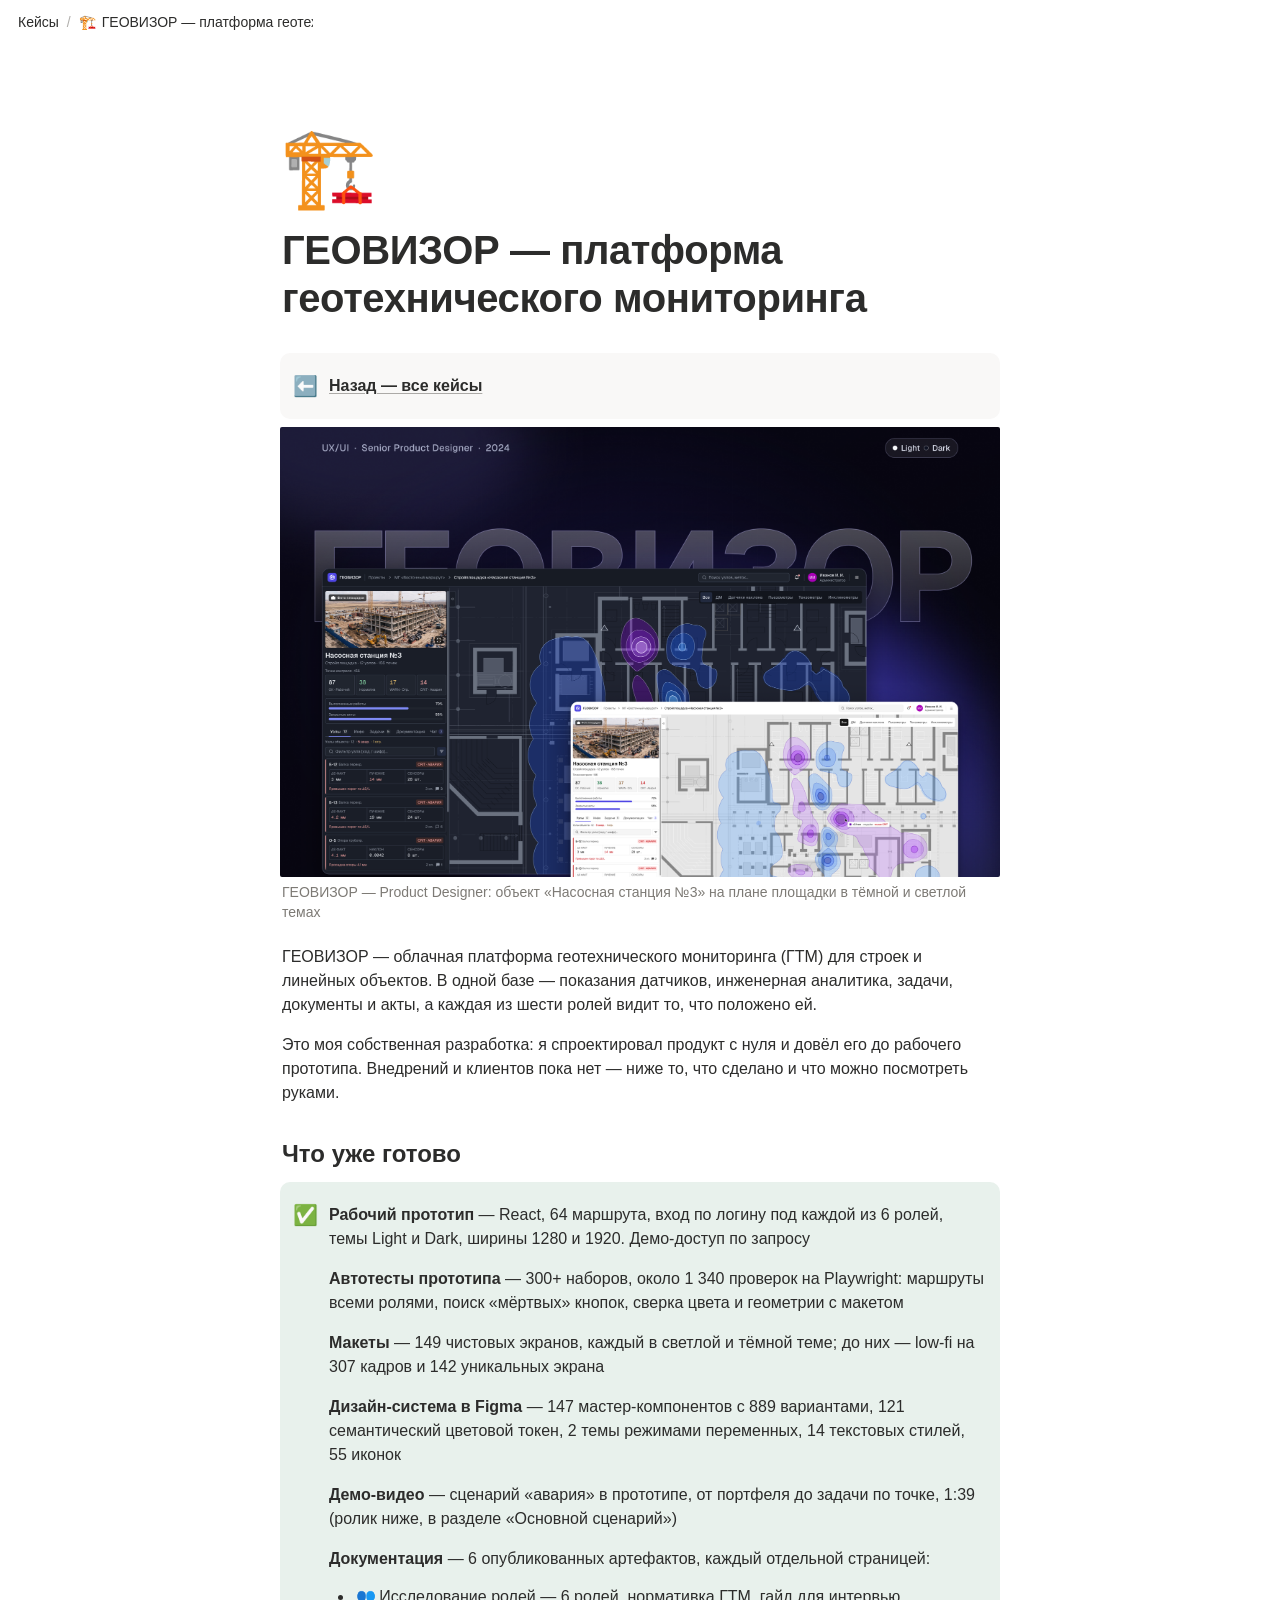
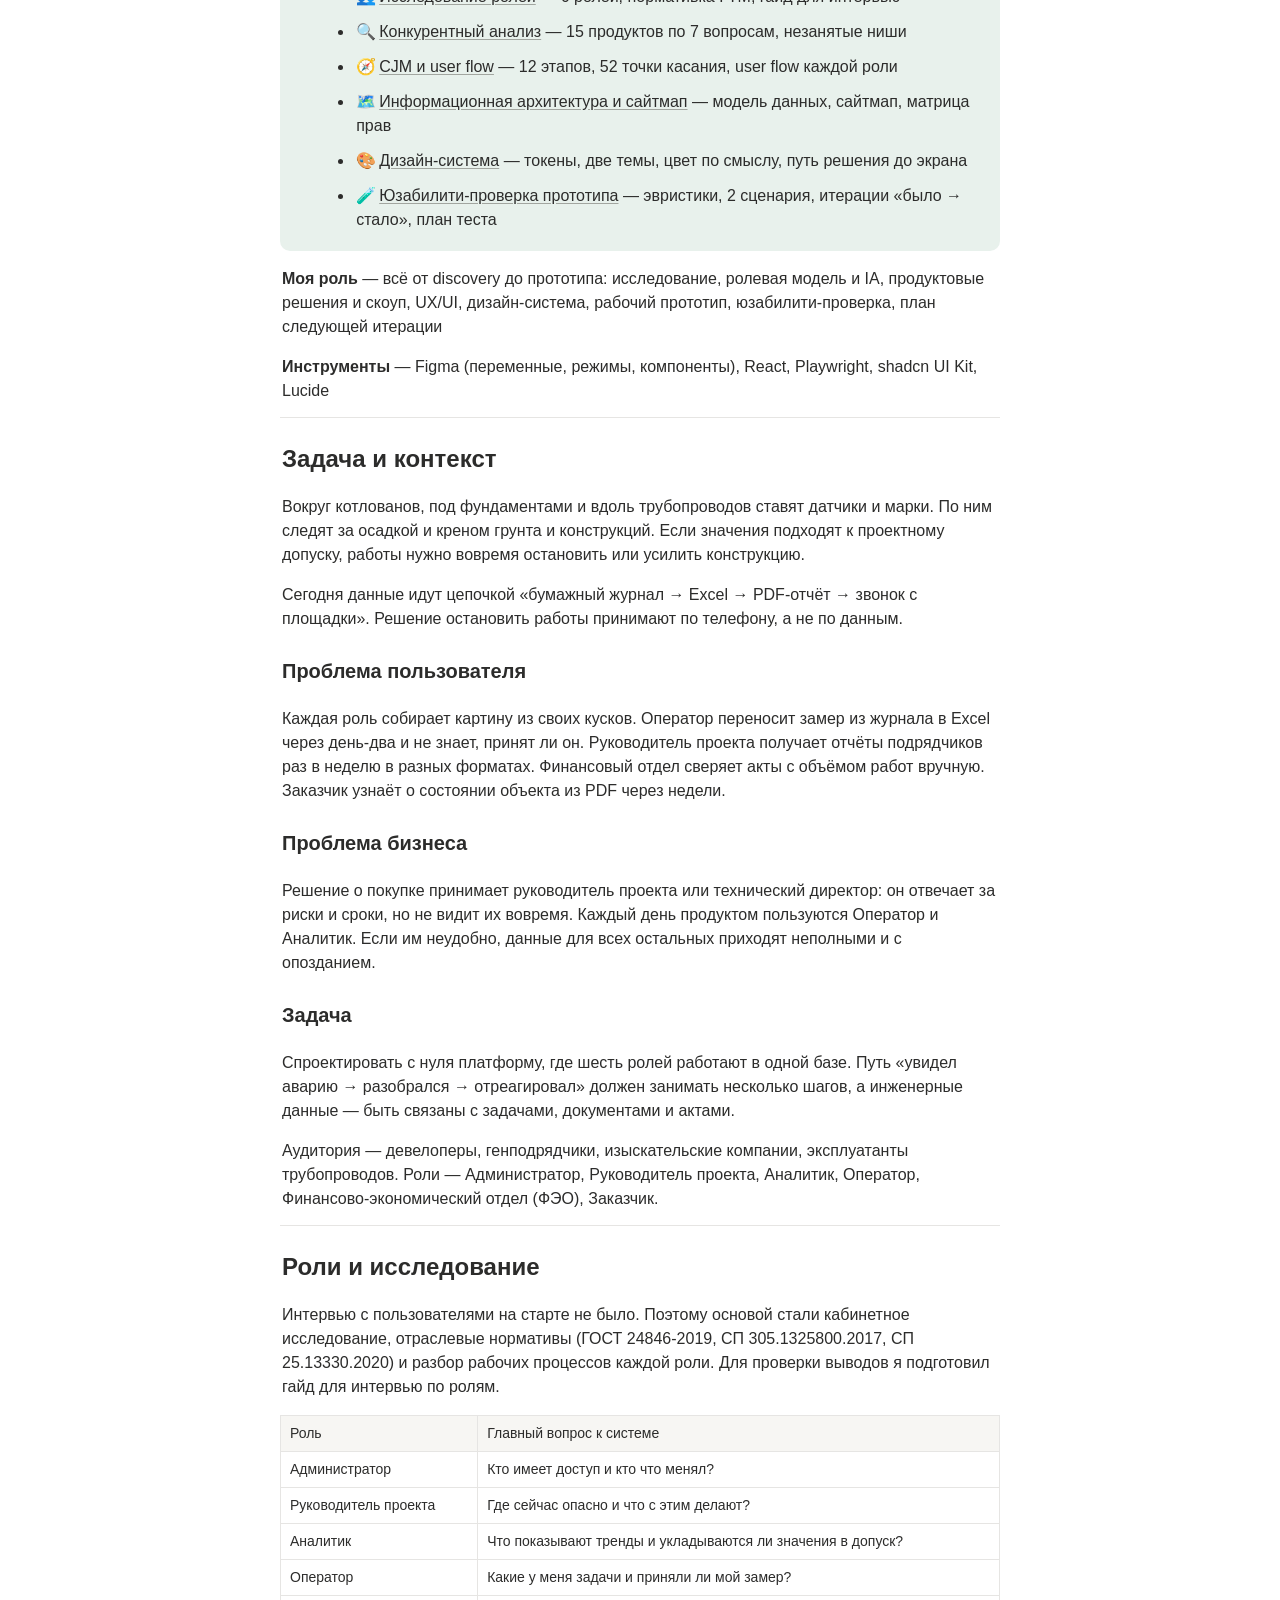
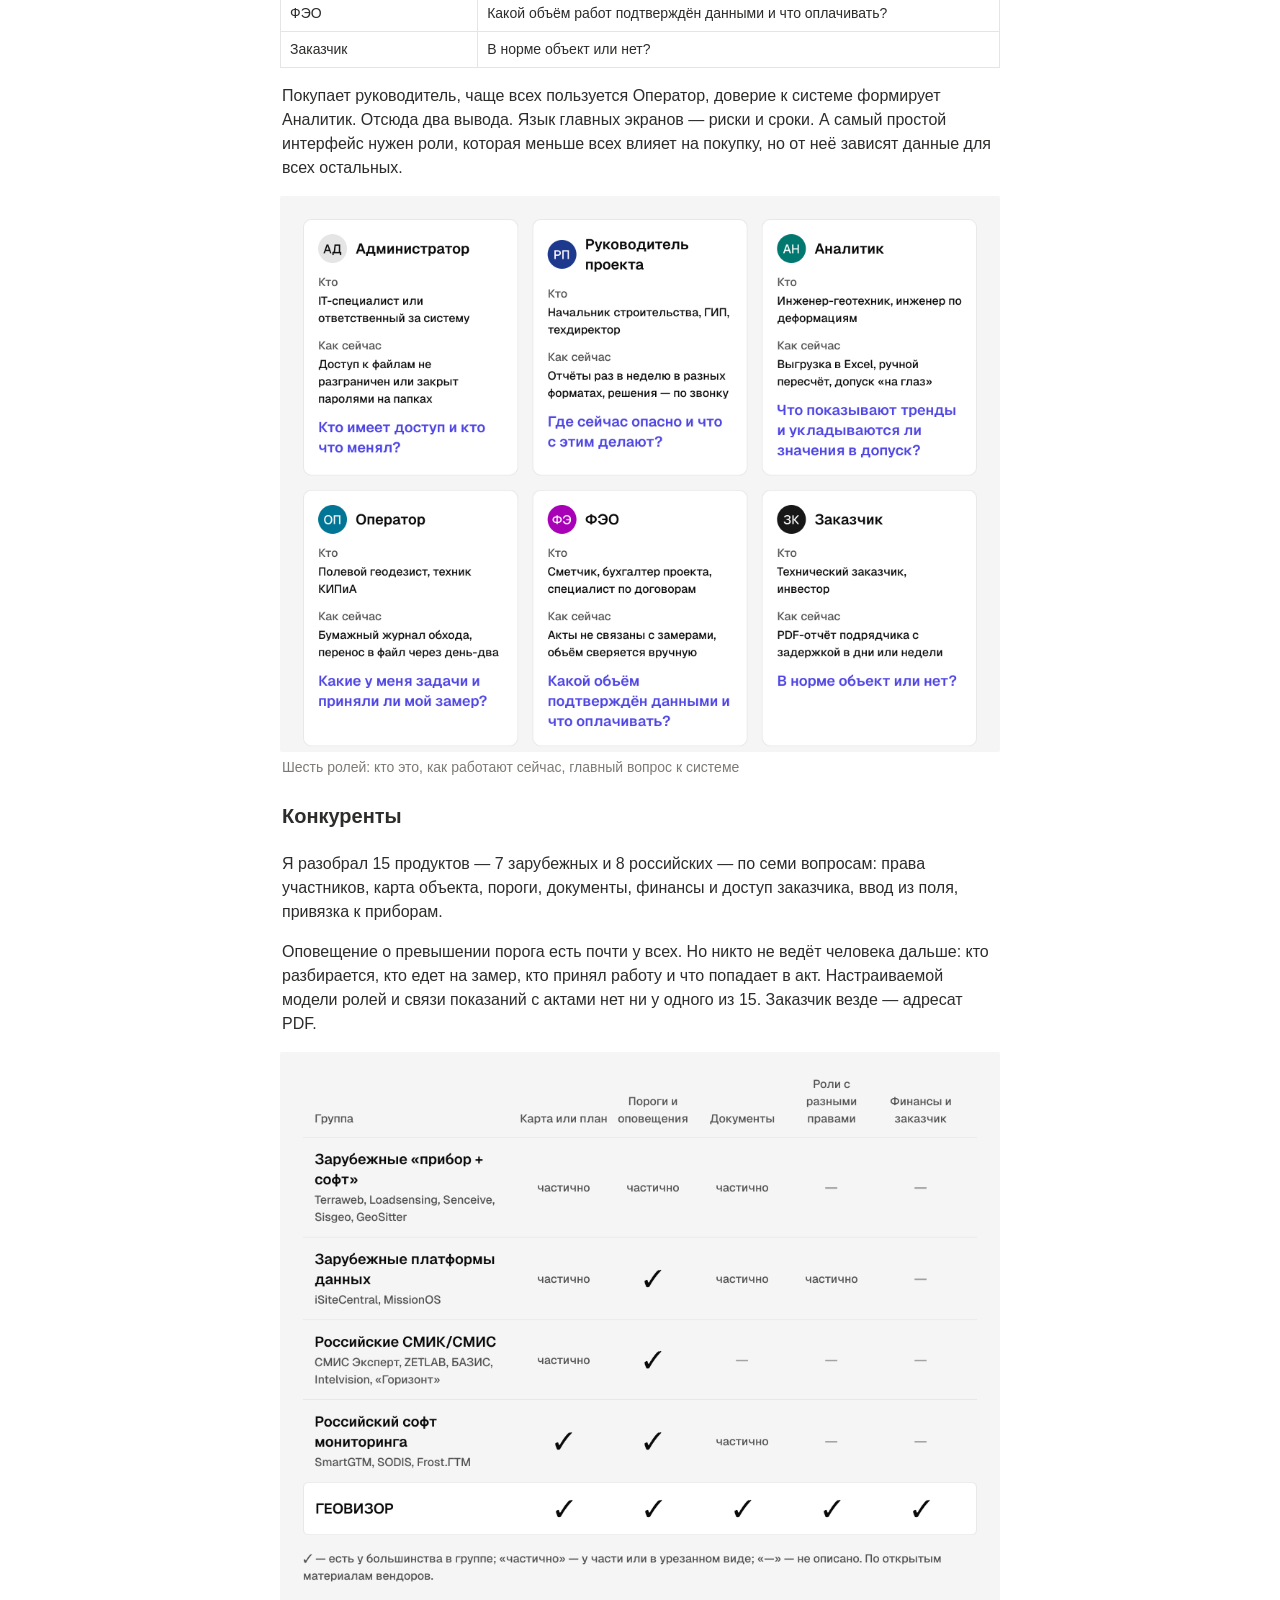
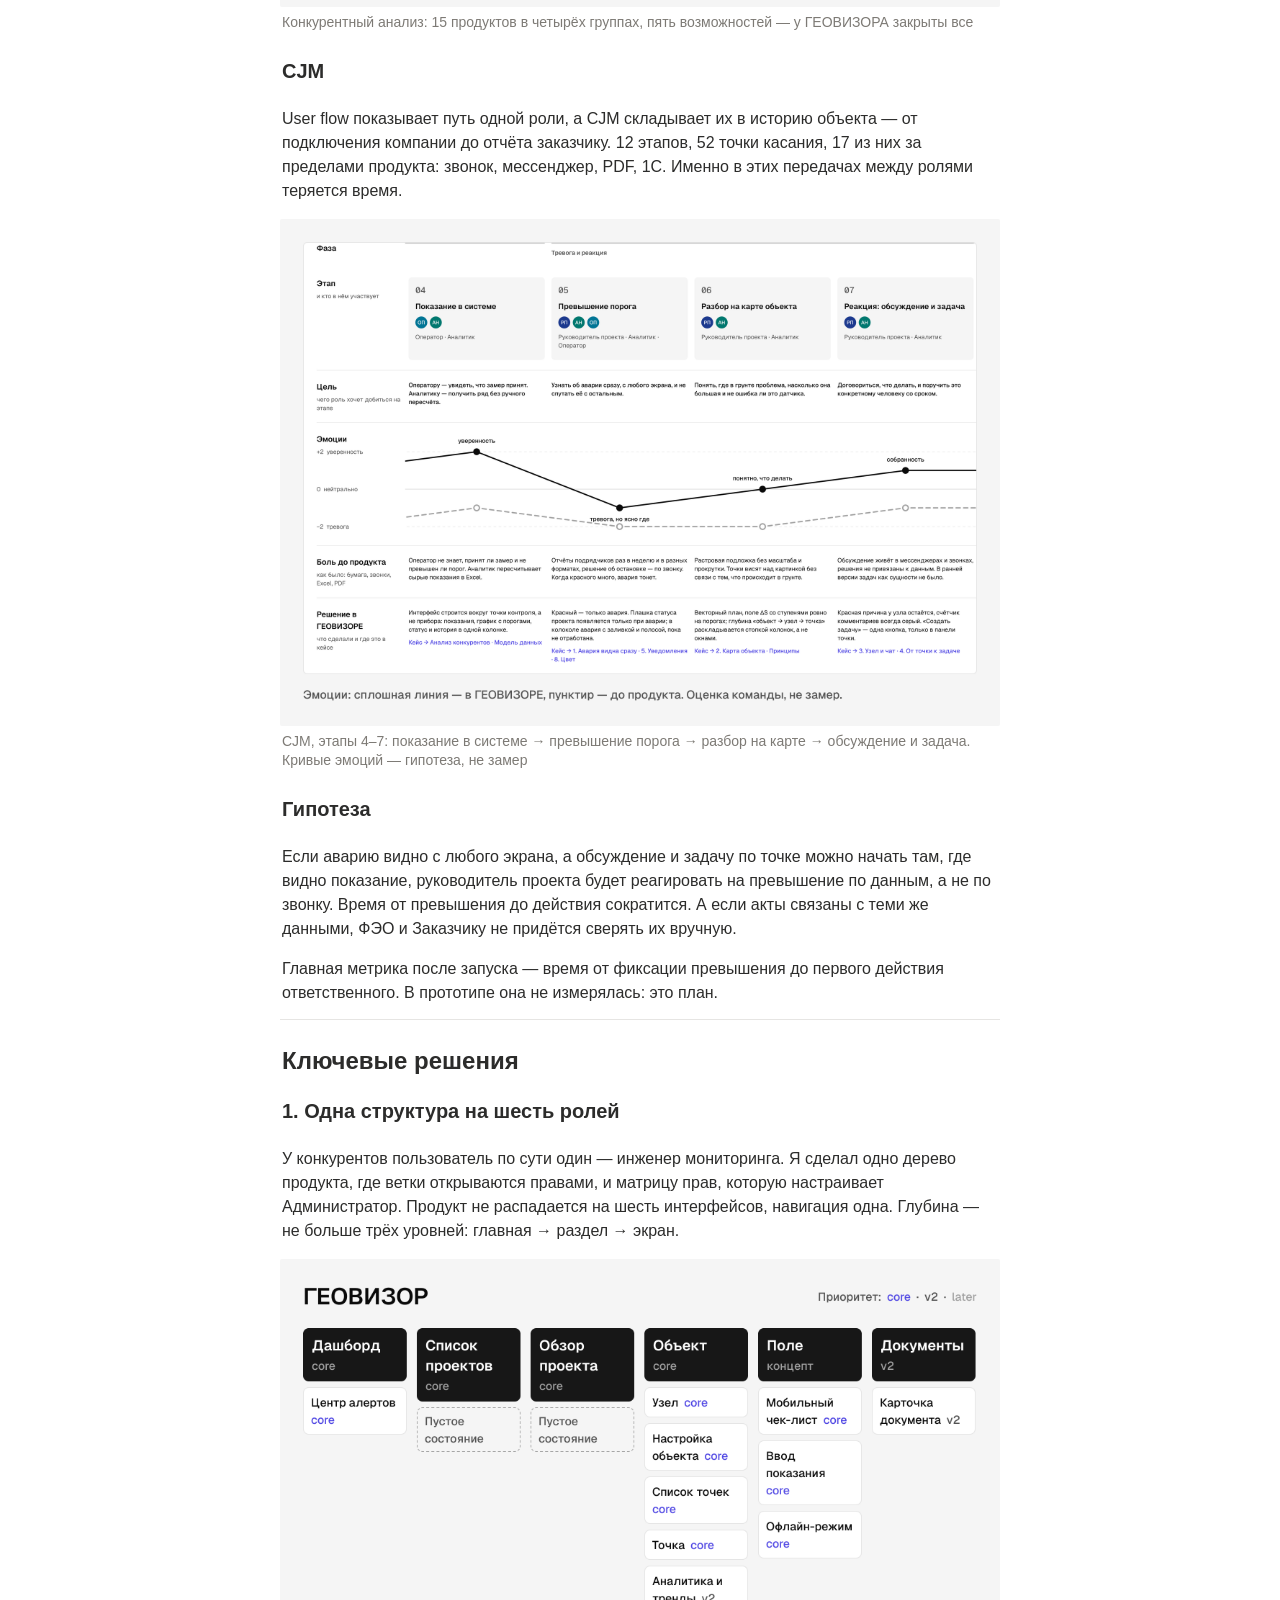
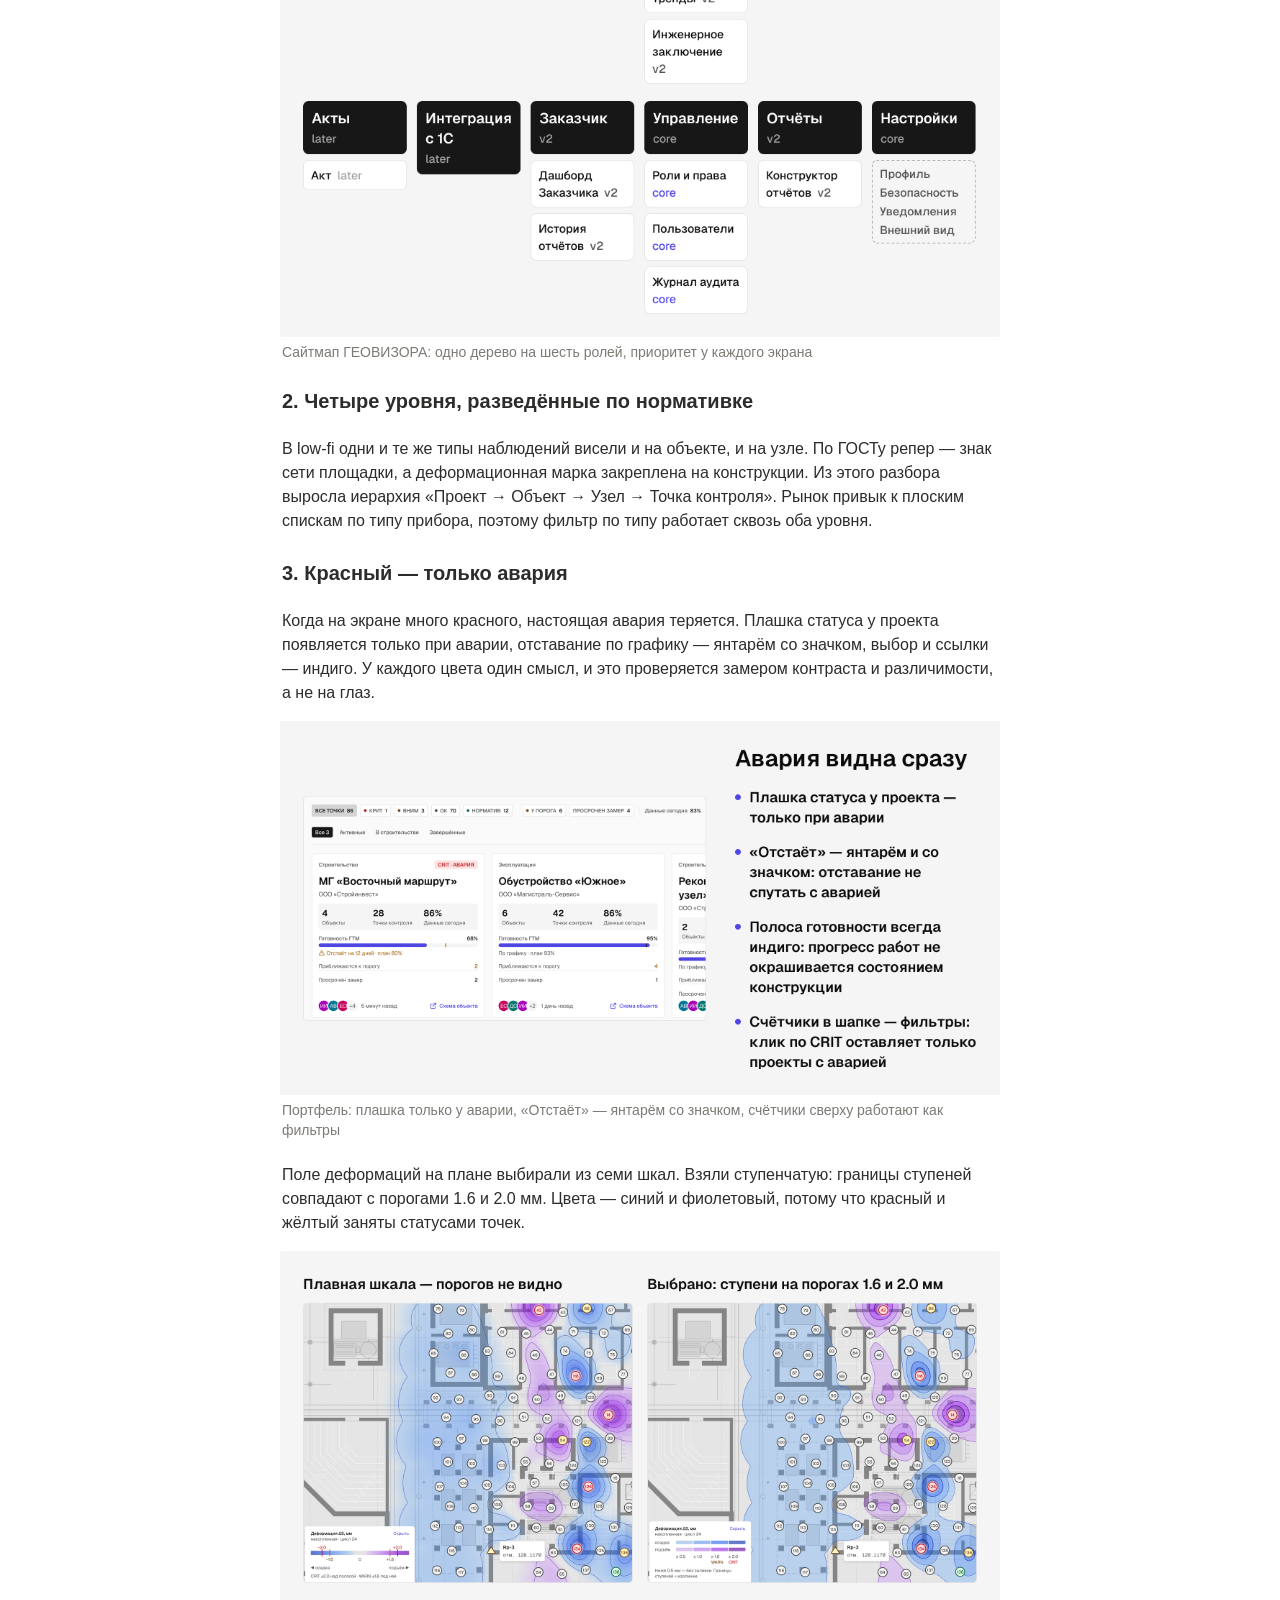
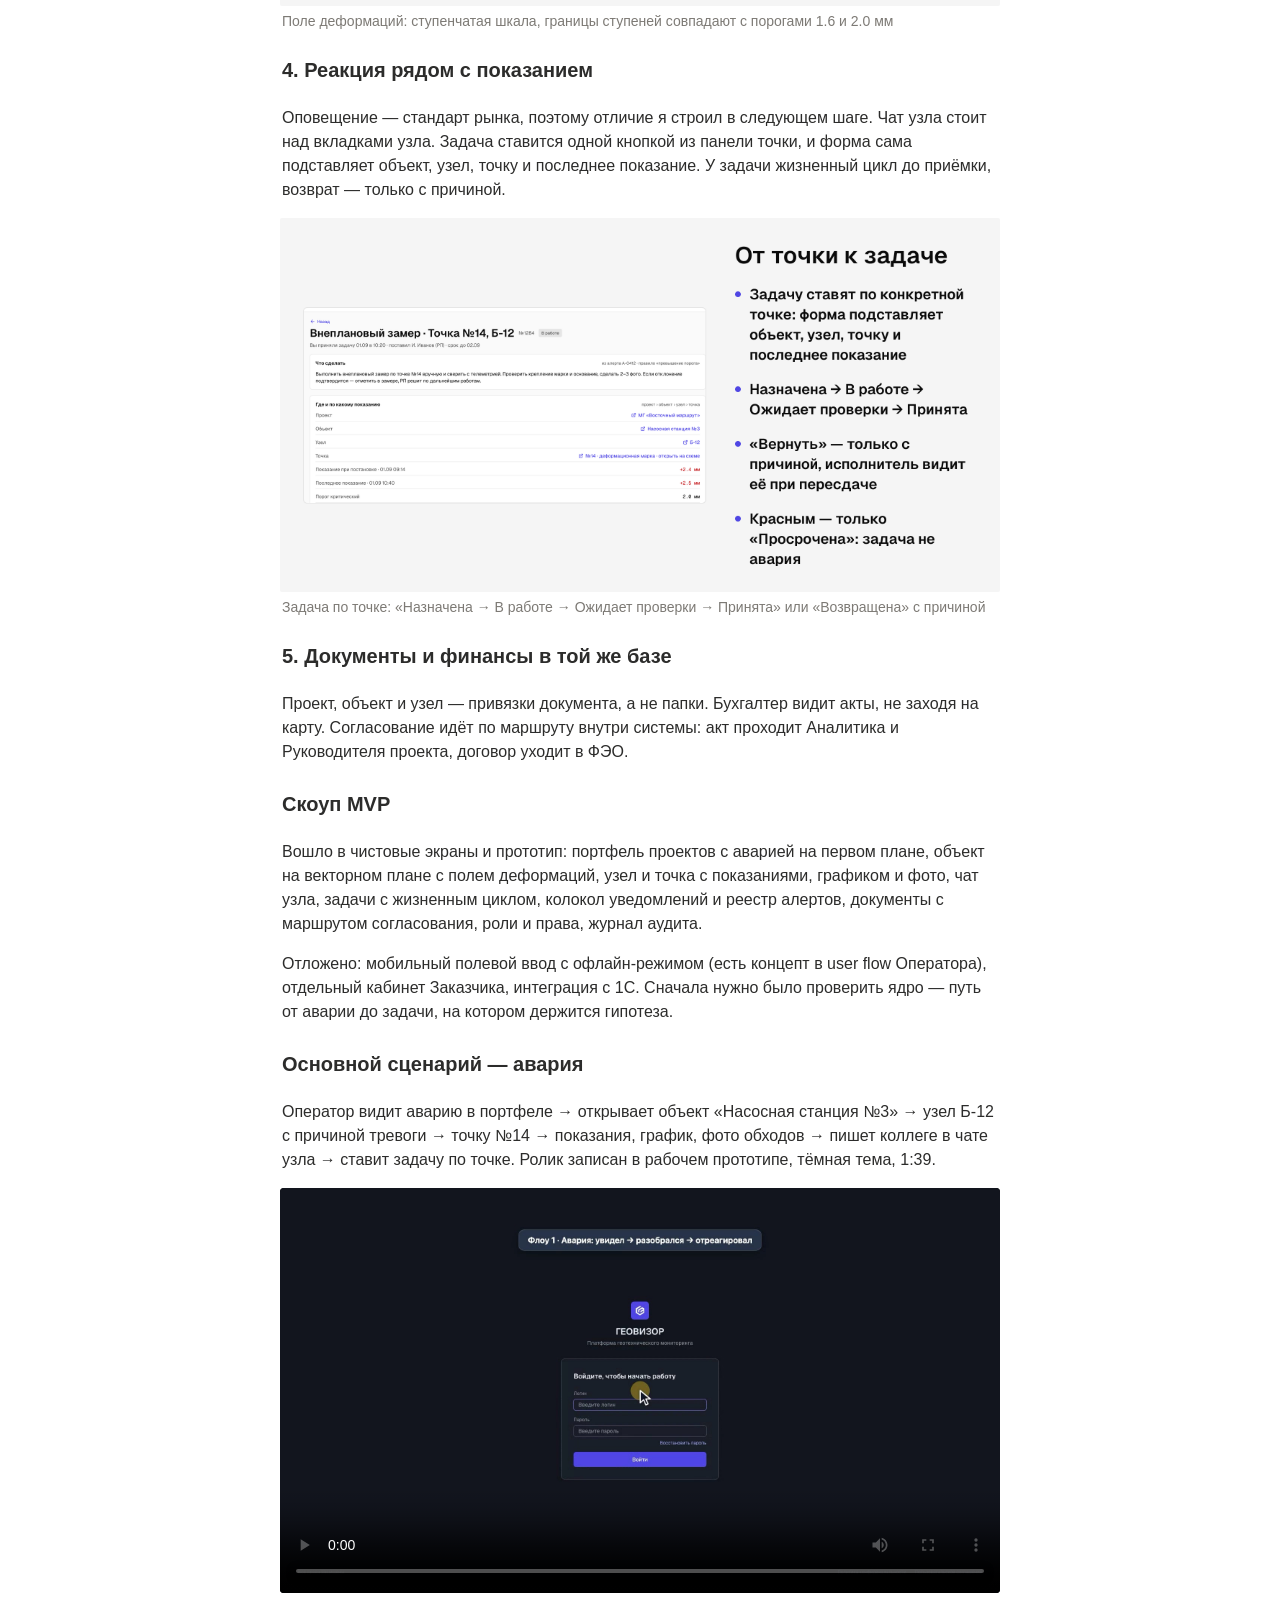
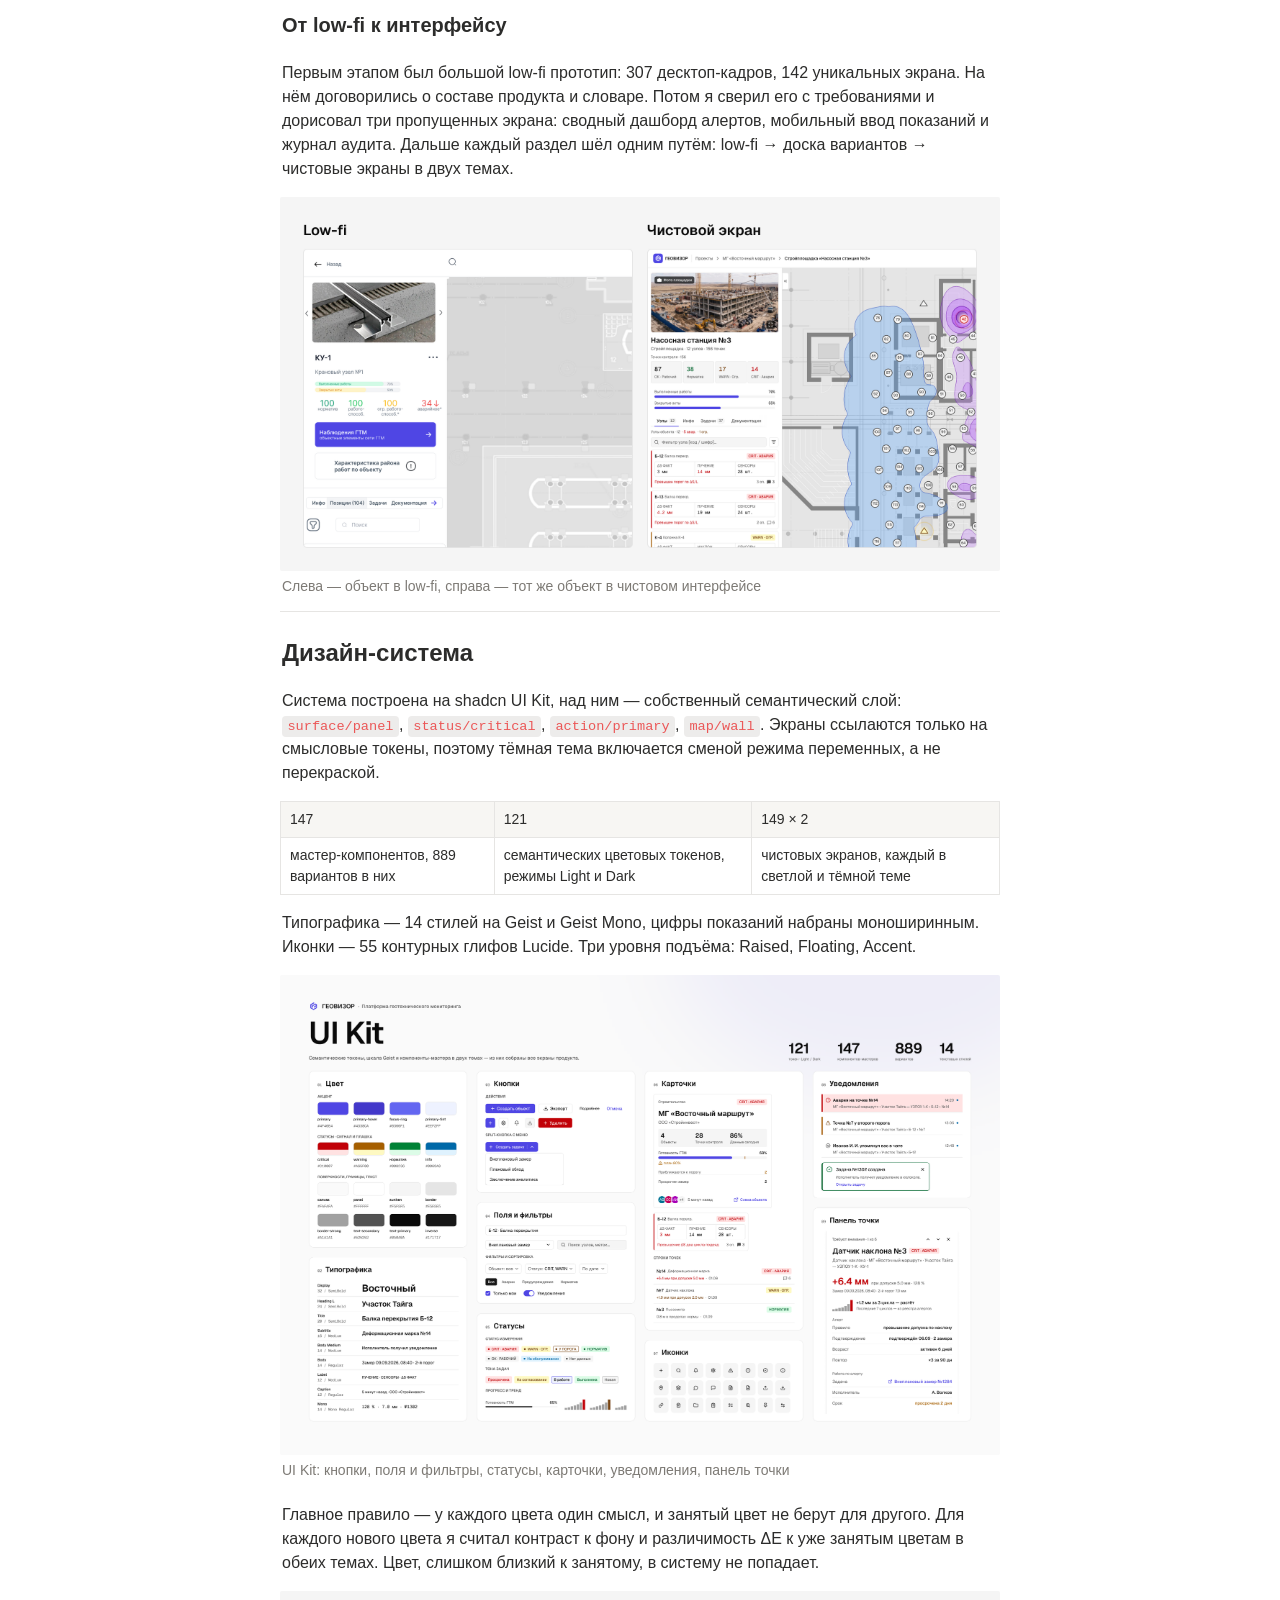
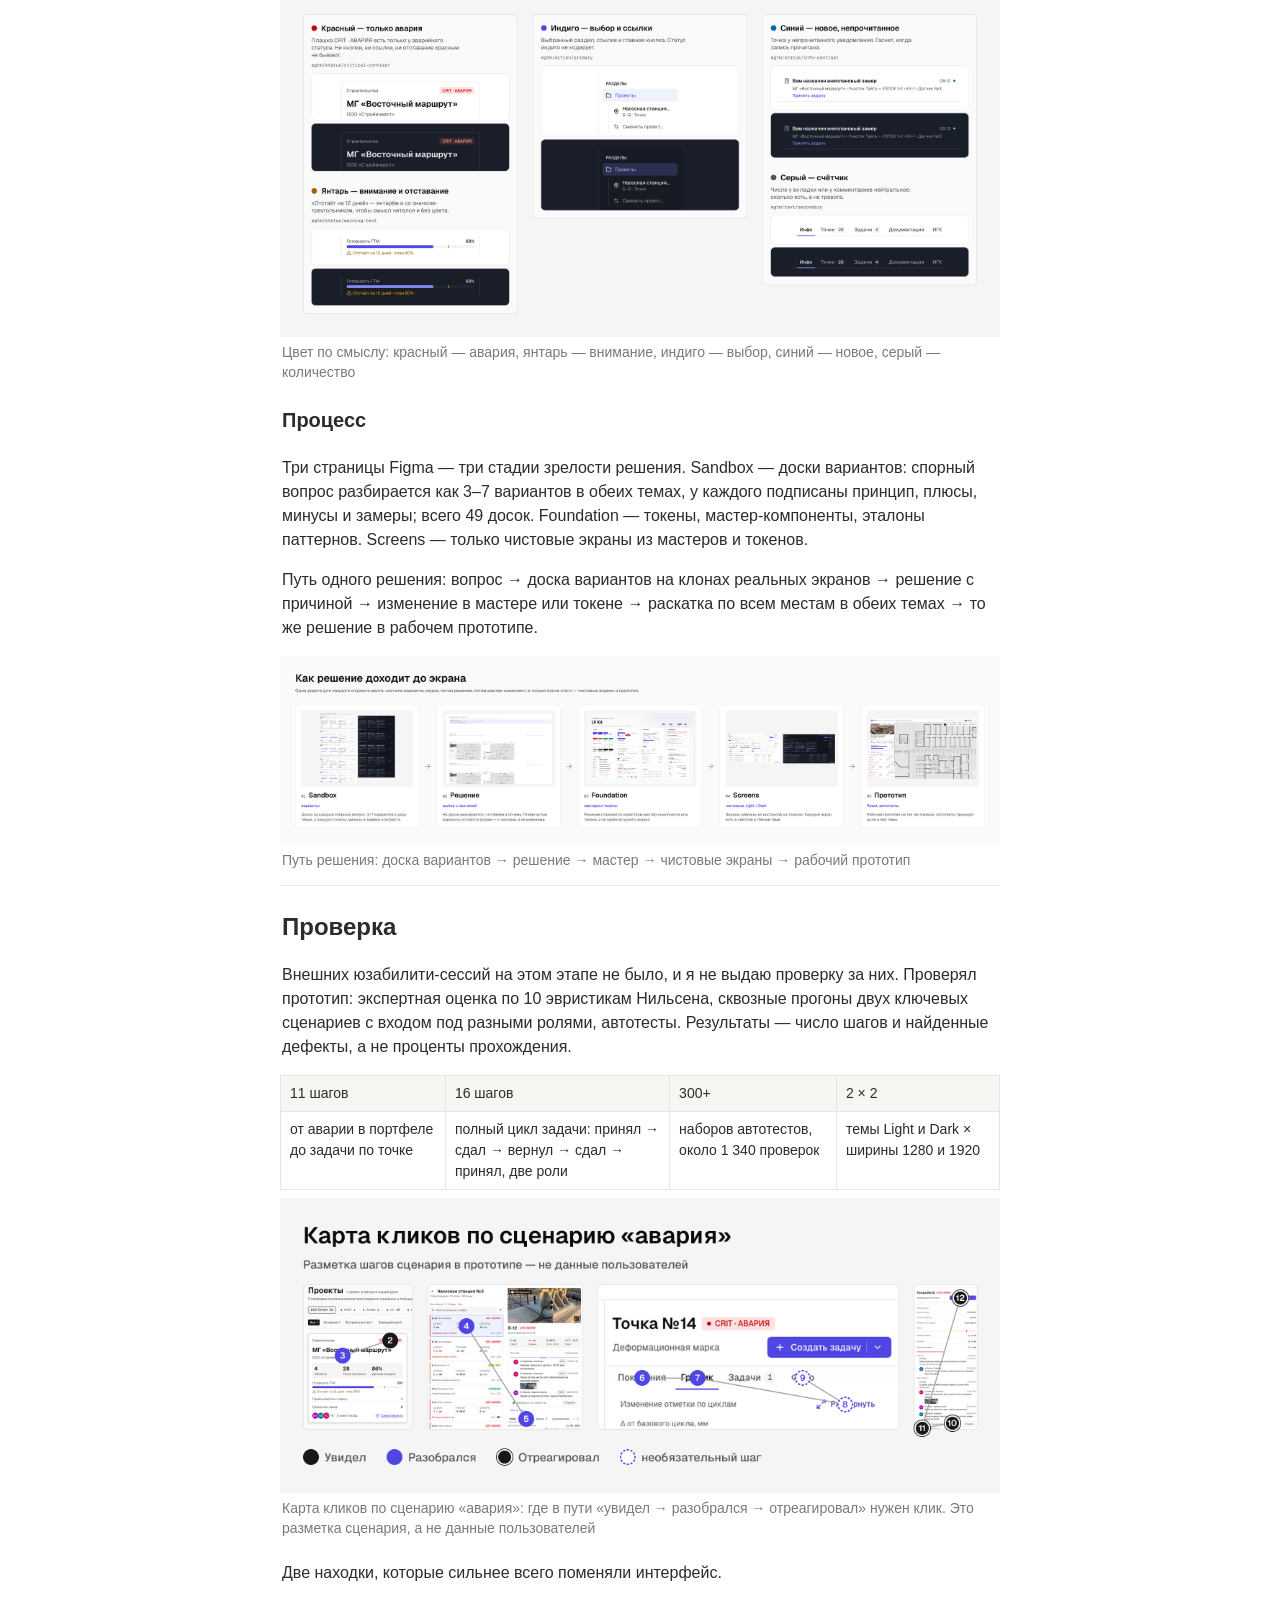
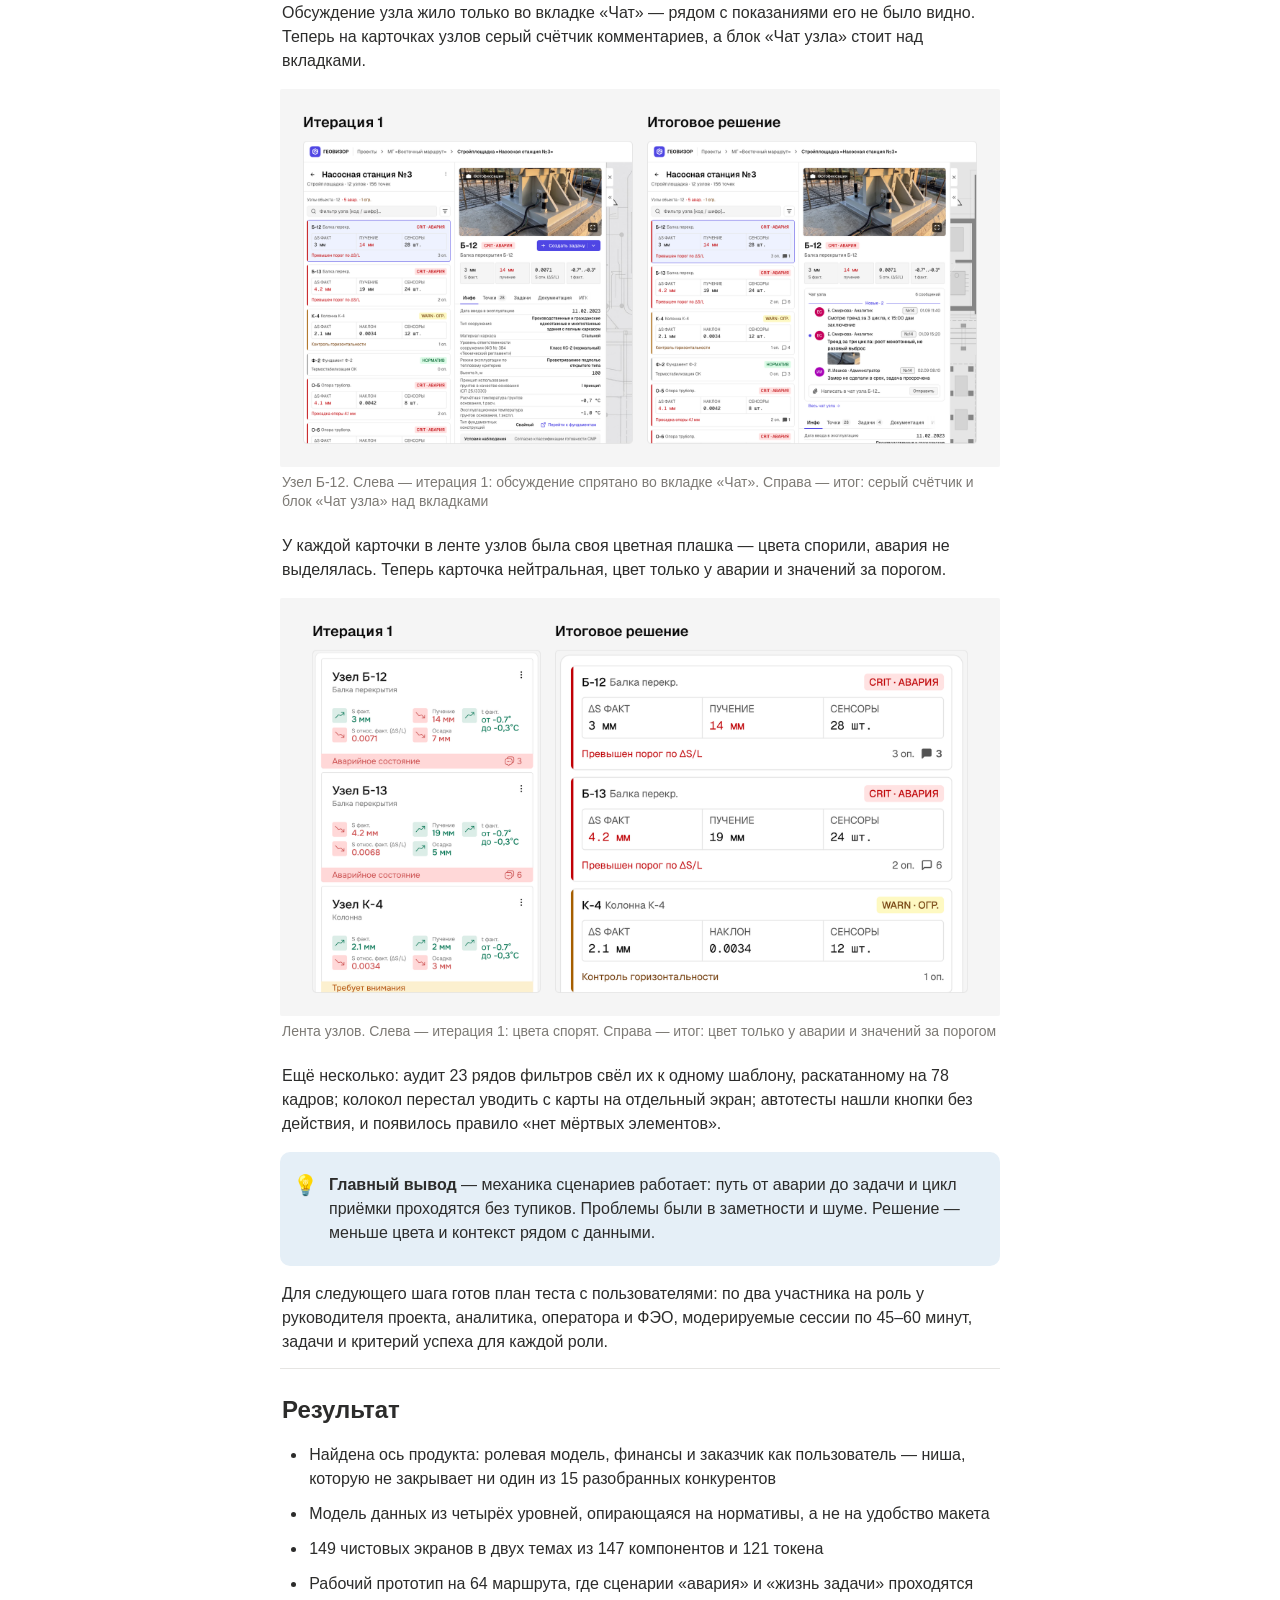
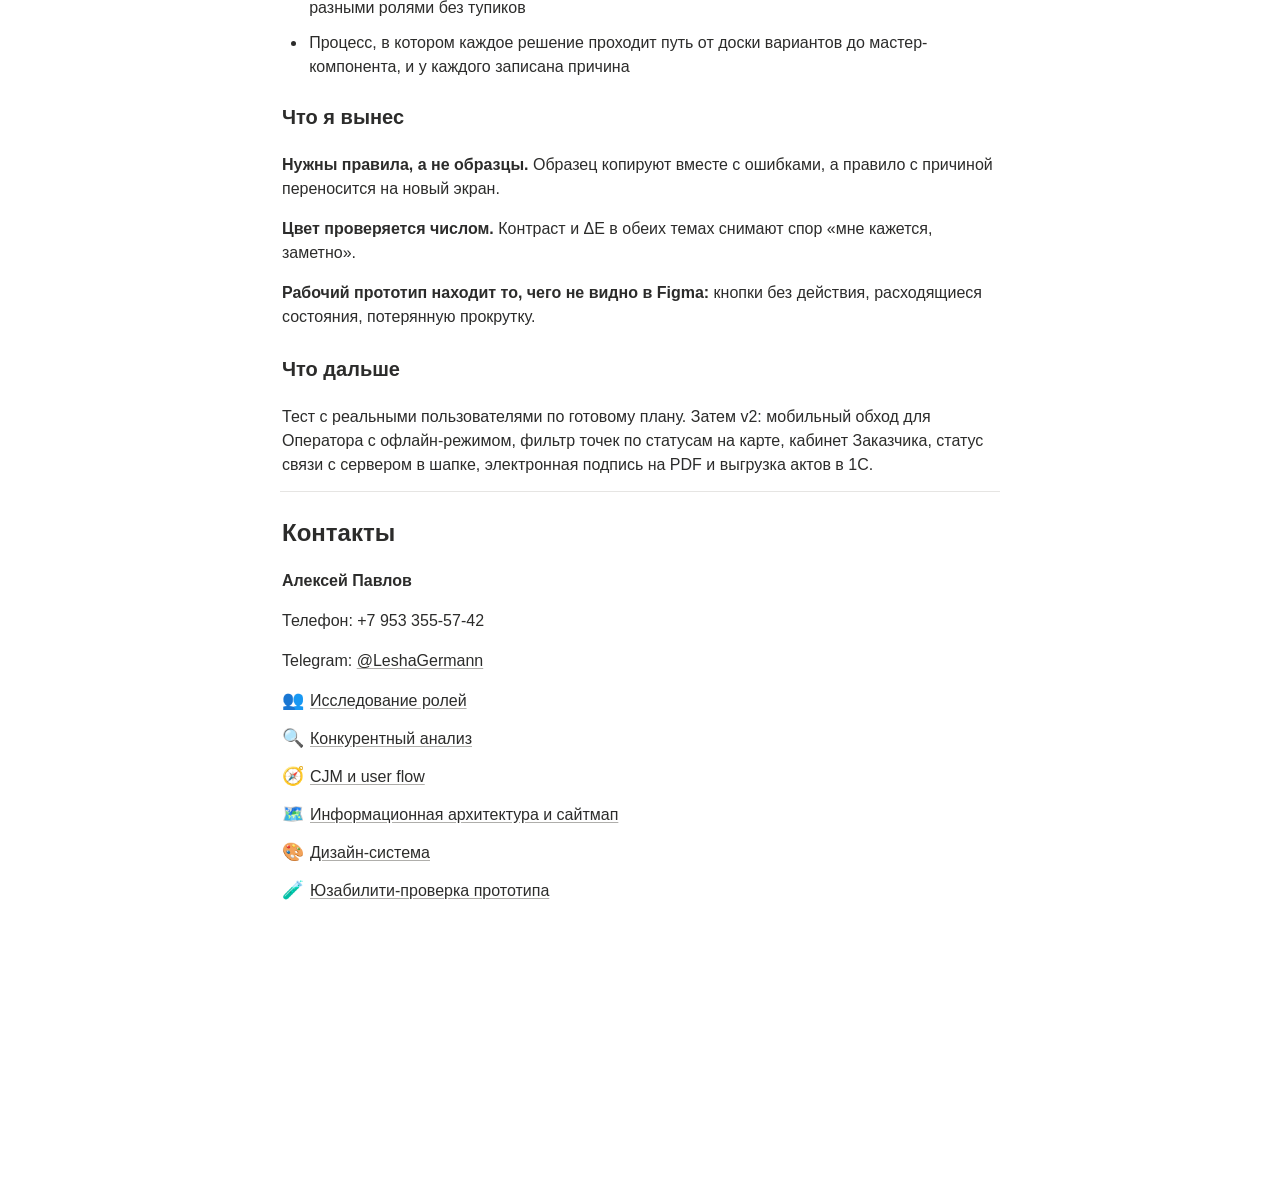
<file: cases/geovizor.html>
<!doctype html>
<html lang="ru">
<head>
<meta charset="utf-8">
<meta name="viewport" content="width=device-width, initial-scale=1">
<title>ГЕОВИЗОР — платформа геотехнического мониторинга — Павлов Алексей</title>
<meta name="description" content="Облачная платформа геотехнического мониторинга для строек и линейных объектов: показания датчиков, аварии, задачи, документы и акты в одной базе для шести ролей">
<meta name="color-scheme" content="light dark">
<link rel="icon" href="data:image/svg+xml,%3Csvg%20xmlns%3D%27http%3A//www.w3.org/2000/svg%27%20viewBox%3D%270%200%20100%20100%27%3E%3Ctext%20y%3D%27.9em%27%20font-size%3D%2790%27%3E%F0%9F%8F%97%EF%B8%8F%3C/text%3E%3C/svg%3E">
<link rel="apple-touch-icon" href="../assets/img/favicon.png">
<meta property="og:type" content="article">
<meta property="og:locale" content="ru_RU">
<meta property="og:title" content="ГЕОВИЗОР — платформа геотехнического мониторинга — Павлов Алексей">
<meta property="og:description" content="Облачная платформа геотехнического мониторинга для строек и линейных объектов: показания датчиков, аварии, задачи, документы и акты в одной базе для шести ролей">
<meta property="og:image" content="../assets/img/geovizor/cover.png">
<meta name="twitter:card" content="summary_large_image">
<link rel="stylesheet" href="../assets/css/style.css">
</head>
<body class="page-case">
<div class="topbar"><nav class="crumbs" aria-label="Навигация"><a class="crumb" href="../index.html">Кейсы</a><span class="crumb-sep">/</span><span class="crumb crumb-current" aria-current="page"><span class="crumb-icon" aria-hidden="true">🏗️</span>ГЕОВИЗОР — платформа геотехнического мониторинга</span></nav></div>
<main class="page">
<header class="page-header"><div class="page-icon" aria-hidden="true">🏗️</div><h1 class="page-title">ГЕОВИЗОР — платформа геотехнического мониторинга</h1></header>
<article class="page-content">
<div class="n-callout c-gray_bg"><div class="n-callout-icon" aria-hidden="true">⬅️</div><div class="n-callout-body"><p class="n-text"><a class="n-link" href="../index.html"><strong>Назад — все кейсы</strong></a></p></div></div><figure class="n-image"><img src="../assets/img/geovizor/cover.png" alt="ГЕОВИЗОР — Product Designer: объект «Насосная станция №3» на плане площадки в тёмной и светлой темах" decoding="async"><figcaption>ГЕОВИЗОР — Product Designer: объект «Насосная станция №3» на плане площадки в тёмной и светлой темах</figcaption></figure><p class="n-text">ГЕОВИЗОР — облачная платформа геотехнического мониторинга (ГТМ) для строек и линейных объектов. В одной базе — показания датчиков, инженерная аналитика, задачи, документы и акты, а каждая из шести ролей видит то, что положено ей.</p><p class="n-text">Это моя собственная разработка: я спроектировал продукт с нуля и довёл его до рабочего прототипа. Внедрений и клиентов пока нет — ниже то, что сделано и что можно посмотреть руками.</p><h3 id="что-уже-готово" class="n-h2">Что уже готово</h3><div class="n-callout c-green_bg"><div class="n-callout-icon" aria-hidden="true">✅</div><div class="n-callout-body"><p class="n-text"><strong>Рабочий прототип</strong> — React, 64 маршрута, вход по логину под каждой из 6 ролей, темы Light и Dark, ширины 1280 и 1920. Демо-доступ по запросу</p><p class="n-text"><strong>Автотесты прототипа</strong> — 300+ наборов, около 1 340 проверок на Playwright: маршруты всеми ролями, поиск «мёртвых» кнопок, сверка цвета и геометрии с макетом</p><p class="n-text"><strong>Макеты</strong> — 149 чистовых экранов, каждый в светлой и тёмной теме; до них — low-fi на 307 кадров и 142 уникальных экрана</p><p class="n-text"><strong>Дизайн-система в Figma</strong> — 147 мастер-компонентов с 889 вариантами, 121 семантический цветовой токен, 2 темы режимами переменных, 14 текстовых стилей, 55 иконок</p><p class="n-text"><strong>Демо-видео</strong> — сценарий «авария» в прототипе, от портфеля до задачи по точке, 1:39 (ролик ниже, в разделе «Основной сценарий»)</p><p class="n-text"><strong>Документация</strong> — 6 опубликованных артефактов, каждый отдельной страницей:</p><ul class="n-list n-bulleted_list"><li class="n-li"><a class="n-mention" href="geovizor/roles-research.html"><span class="n-mention-icon">👥</span><span class="n-mention-title">Исследование ролей</span></a> — 6 ролей, нормативка ГТМ, гайд для интервью</li><li class="n-li"><a class="n-mention" href="geovizor/competitors.html"><span class="n-mention-icon">🔍</span><span class="n-mention-title">Конкурентный анализ</span></a> — 15 продуктов по 7 вопросам, незанятые ниши</li><li class="n-li"><a class="n-mention" href="geovizor/cjm-userflow.html"><span class="n-mention-icon">🧭</span><span class="n-mention-title">CJM и user flow</span></a> — 12 этапов, 52 точки касания, user flow каждой роли</li><li class="n-li"><a class="n-mention" href="geovizor/ia-sitemap.html"><span class="n-mention-icon">🗺️</span><span class="n-mention-title">Информационная архитектура и сайтмап</span></a> — модель данных, сайтмап, матрица прав</li><li class="n-li"><a class="n-mention" href="geovizor/design-system.html"><span class="n-mention-icon">🎨</span><span class="n-mention-title">Дизайн-система</span></a> — токены, две темы, цвет по смыслу, путь решения до экрана</li><li class="n-li"><a class="n-mention" href="geovizor/usability.html"><span class="n-mention-icon">🧪</span><span class="n-mention-title">Юзабилити-проверка прототипа</span></a> — эвристики, 2 сценария, итерации «было → стало», план теста</li></ul></div></div><p class="n-text"><strong>Моя роль</strong> — всё от discovery до прототипа: исследование, ролевая модель и IA, продуктовые решения и скоуп, UX/UI, дизайн-система, рабочий прототип, юзабилити-проверка, план следующей итерации</p><p class="n-text"><strong>Инструменты</strong> — Figma (переменные, режимы, компоненты), React, Playwright, shadcn UI Kit, Lucide</p><hr class="n-divider"><h3 id="задача-и-контекст" class="n-h2">Задача и контекст</h3><p class="n-text">Вокруг котлованов, под фундаментами и вдоль трубопроводов ставят датчики и марки. По ним следят за осадкой и креном грунта и конструкций. Если значения подходят к проектному допуску, работы нужно вовремя остановить или усилить конструкцию.</p><p class="n-text">Сегодня данные идут цепочкой «бумажный журнал → Excel → PDF-отчёт → звонок с площадки». Решение остановить работы принимают по телефону, а не по данным.</p><h4 id="проблема-пользователя" class="n-h3">Проблема пользователя</h4><p class="n-text">Каждая роль собирает картину из своих кусков. Оператор переносит замер из журнала в Excel через день-два и не знает, принят ли он. Руководитель проекта получает отчёты подрядчиков раз в неделю в разных форматах. Финансовый отдел сверяет акты с объёмом работ вручную. Заказчик узнаёт о состоянии объекта из PDF через недели.</p><h4 id="проблема-бизнеса" class="n-h3">Проблема бизнеса</h4><p class="n-text">Решение о покупке принимает руководитель проекта или технический директор: он отвечает за риски и сроки, но не видит их вовремя. Каждый день продуктом пользуются Оператор и Аналитик. Если им неудобно, данные для всех остальных приходят неполными и с опозданием.</p><h4 id="задача" class="n-h3">Задача</h4><p class="n-text">Спроектировать с нуля платформу, где шесть ролей работают в одной базе. Путь «увидел аварию → разобрался → отреагировал» должен занимать несколько шагов, а инженерные данные — быть связаны с задачами, документами и актами.</p><p class="n-text">Аудитория — девелоперы, генподрядчики, изыскательские компании, эксплуатанты трубопроводов. Роли — Администратор, Руководитель проекта, Аналитик, Оператор, Финансово-экономический отдел (ФЭО), Заказчик.</p><hr class="n-divider"><h3 id="роли-и-исследование" class="n-h2">Роли и исследование</h3><p class="n-text">Интервью с пользователями на старте не было. Поэтому основой стали кабинетное исследование, отраслевые нормативы (ГОСТ 24846-2019, СП 305.1325800.2017, СП 25.13330.2020) и разбор рабочих процессов каждой роли. Для проверки выводов я подготовил гайд для интервью по ролям.</p><div class="n-table-wrap"><table class="n-table"><colgroup><col><col></colgroup><tbody><tr class="n-tr"><th scope="col" class="n-cell">Роль</th><th scope="col" class="n-cell">Главный вопрос к системе</th></tr><tr class="n-tr"><td class="n-cell">Администратор</td><td class="n-cell">Кто имеет доступ и кто что менял?</td></tr><tr class="n-tr"><td class="n-cell">Руководитель проекта</td><td class="n-cell">Где сейчас опасно и что с этим делают?</td></tr><tr class="n-tr"><td class="n-cell">Аналитик</td><td class="n-cell">Что показывают тренды и укладываются ли значения в допуск?</td></tr><tr class="n-tr"><td class="n-cell">Оператор</td><td class="n-cell">Какие у меня задачи и приняли ли мой замер?</td></tr><tr class="n-tr"><td class="n-cell">ФЭО</td><td class="n-cell">Какой объём работ подтверждён данными и что оплачивать?</td></tr><tr class="n-tr"><td class="n-cell">Заказчик</td><td class="n-cell">В норме объект или нет?</td></tr></tbody></table></div><p class="n-text">Покупает руководитель, чаще всех пользуется Оператор, доверие к системе формирует Аналитик. Отсюда два вывода. Язык главных экранов — риски и сроки. А самый простой интерфейс нужен роли, которая меньше всех влияет на покупку, но от неё зависят данные для всех остальных.</p><figure class="n-image"><img src="../assets/img/geovizor/art-roles-cards.png" alt="Шесть ролей: кто это, как работают сейчас, главный вопрос к системе" loading="lazy" decoding="async"><figcaption>Шесть ролей: кто это, как работают сейчас, главный вопрос к системе</figcaption></figure><h4 id="конкуренты" class="n-h3">Конкуренты</h4><p class="n-text">Я разобрал 15 продуктов — 7 зарубежных и 8 российских — по семи вопросам: права участников, карта объекта, пороги, документы, финансы и доступ заказчика, ввод из поля, привязка к приборам.</p><p class="n-text">Оповещение о превышении порога есть почти у всех. Но никто не ведёт человека дальше: кто разбирается, кто едет на замер, кто принял работу и что попадает в акт. Настраиваемой модели ролей и связи показаний с актами нет ни у одного из 15. Заказчик везде — адресат PDF.</p><figure class="n-image"><img src="../assets/img/geovizor/competitors-matrix.png" alt="Конкурентный анализ: 15 продуктов в четырёх группах, пять возможностей — у ГЕОВИЗОРА закрыты все" loading="lazy" decoding="async"><figcaption>Конкурентный анализ: 15 продуктов в четырёх группах, пять возможностей — у ГЕОВИЗОРА закрыты все</figcaption></figure><h4 id="cjm" class="n-h3">CJM</h4><p class="n-text">User flow показывает путь одной роли, а CJM складывает их в историю объекта — от подключения компании до отчёта заказчику. 12 этапов, 52 точки касания, 17 из них за пределами продукта: звонок, мессенджер, PDF, 1С. Именно в этих передачах между ролями теряется время.</p><figure class="n-image"><img src="../assets/img/geovizor/cjm-fragment.png" alt="CJM, этапы 4–7: показание в системе → превышение порога → разбор на карте → обсуждение и задача. Кривые эмоций — гипотеза, не замер" loading="lazy" decoding="async"><figcaption>CJM, этапы 4–7: показание в системе → превышение порога → разбор на карте → обсуждение и задача. Кривые эмоций — гипотеза, не замер</figcaption></figure><h4 id="гипотеза" class="n-h3">Гипотеза</h4><p class="n-text">Если аварию видно с любого экрана, а обсуждение и задачу по точке можно начать там, где видно показание, руководитель проекта будет реагировать на превышение по данным, а не по звонку. Время от превышения до действия сократится. А если акты связаны с теми же данными, ФЭО и Заказчику не придётся сверять их вручную.</p><p class="n-text">Главная метрика после запуска — время от фиксации превышения до первого действия ответственного. В прототипе она не измерялась: это план.</p><hr class="n-divider"><h3 id="ключевые-решения" class="n-h2">Ключевые решения</h3><h4 id="1-одна-структура-на-шесть-ролей" class="n-h3">1. Одна структура на шесть ролей</h4><p class="n-text">У конкурентов пользователь по сути один — инженер мониторинга. Я сделал одно дерево продукта, где ветки открываются правами, и матрицу прав, которую настраивает Администратор. Продукт не распадается на шесть интерфейсов, навигация одна. Глубина — не больше трёх уровней: главная → раздел → экран.</p><figure class="n-image"><img src="../assets/img/geovizor/sitemap.png" alt="Сайтмап ГЕОВИЗОРА: одно дерево на шесть ролей, приоритет у каждого экрана" loading="lazy" decoding="async"><figcaption>Сайтмап ГЕОВИЗОРА: одно дерево на шесть ролей, приоритет у каждого экрана</figcaption></figure><h4 id="2-четыре-уровня-разведённые-по-нормативке" class="n-h3">2. Четыре уровня, разведённые по нормативке</h4><p class="n-text">В low-fi одни и те же типы наблюдений висели и на объекте, и на узле. По ГОСТу репер — знак сети площадки, а деформационная марка закреплена на конструкции. Из этого разбора выросла иерархия «Проект → Объект → Узел → Точка контроля». Рынок привык к плоским спискам по типу прибора, поэтому фильтр по типу работает сквозь оба уровня.</p><h4 id="3-красный-только-авария" class="n-h3">3. Красный — только авария</h4><p class="n-text">Когда на экране много красного, настоящая авария теряется. Плашка статуса у проекта появляется только при аварии, отставание по графику — янтарём со значком, выбор и ссылки — индиго. У каждого цвета один смысл, и это проверяется замером контраста и различимости, а не на глаз.</p><figure class="n-image"><img src="../assets/img/geovizor/feature-portfolio.png" alt="Портфель: плашка только у аварии, «Отстаёт» — янтарём со значком, счётчики сверху работают как фильтры" loading="lazy" decoding="async"><figcaption>Портфель: плашка только у аварии, «Отстаёт» — янтарём со значком, счётчики сверху работают как фильтры</figcaption></figure><p class="n-text">Поле деформаций на плане выбирали из семи шкал. Взяли ступенчатую: границы ступеней совпадают с порогами 1.6 и 2.0 мм. Цвета — синий и фиолетовый, потому что красный и жёлтый заняты статусами точек.</p><figure class="n-image"><img src="../assets/img/geovizor/feature-deform-field.png" alt="Поле деформаций: ступенчатая шкала, границы ступеней совпадают с порогами 1.6 и 2.0 мм" loading="lazy" decoding="async"><figcaption>Поле деформаций: ступенчатая шкала, границы ступеней совпадают с порогами 1.6 и 2.0 мм</figcaption></figure><h4 id="4-реакция-рядом-с-показанием" class="n-h3">4. Реакция рядом с показанием</h4><p class="n-text">Оповещение — стандарт рынка, поэтому отличие я строил в следующем шаге. Чат узла стоит над вкладками узла. Задача ставится одной кнопкой из панели точки, и форма сама подставляет объект, узел, точку и последнее показание. У задачи жизненный цикл до приёмки, возврат — только с причиной.</p><figure class="n-image"><img src="../assets/img/geovizor/feature-task-lifecycle.png" alt="Задача по точке: «Назначена → В работе → Ожидает проверки → Принята» или «Возвращена» с причиной" loading="lazy" decoding="async"><figcaption>Задача по точке: «Назначена → В работе → Ожидает проверки → Принята» или «Возвращена» с причиной</figcaption></figure><h4 id="5-документы-и-финансы-в-той-же-базе" class="n-h3">5. Документы и финансы в той же базе</h4><p class="n-text">Проект, объект и узел — привязки документа, а не папки. Бухгалтер видит акты, не заходя на карту. Согласование идёт по маршруту внутри системы: акт проходит Аналитика и Руководителя проекта, договор уходит в ФЭО.</p><h4 id="скоуп-mvp" class="n-h3">Скоуп MVP</h4><p class="n-text">Вошло в чистовые экраны и прототип: портфель проектов с аварией на первом плане, объект на векторном плане с полем деформаций, узел и точка с показаниями, графиком и фото, чат узла, задачи с жизненным циклом, колокол уведомлений и реестр алертов, документы с маршрутом согласования, роли и права, журнал аудита.</p><p class="n-text">Отложено: мобильный полевой ввод с офлайн-режимом (есть концепт в user flow Оператора), отдельный кабинет Заказчика, интеграция с 1С. Сначала нужно было проверить ядро — путь от аварии до задачи, на котором держится гипотеза.</p><h4 id="основной-сценарий-авария" class="n-h3">Основной сценарий — авария</h4><p class="n-text">Оператор видит аварию в портфеле → открывает объект «Насосная станция №3» → узел Б-12 с причиной тревоги → точку №14 → показания, график, фото обходов → пишет коллеге в чате узла → ставит задачу по точке. Ролик записан в рабочем прототипе, тёмная тема, 1:39.</p><figure class="n-video"><video controls preload="metadata" playsinline poster="../assets/img/posters/geovizor-flow1.jpg"><source src="../assets/video/geovizor-flow1.mp4" type="video/mp4"><source src="https://s3.twcstorage.ru/1e57ae7f-d44e-4eeb-b989-746d4a5fd828/flow1-light.mp4" type="video/mp4"></video></figure><h4 id="от-low-fi-к-интерфейсу" class="n-h3">От low-fi к интерфейсу</h4><p class="n-text">Первым этапом был большой low-fi прототип: 307 десктоп-кадров, 142 уникальных экрана. На нём договорились о составе продукта и словаре. Потом я сверил его с требованиями и дорисовал три пропущенных экрана: сводный дашборд алертов, мобильный ввод показаний и журнал аудита. Дальше каждый раздел шёл одним путём: low-fi → доска вариантов → чистовые экраны в двух темах.</p><figure class="n-image"><img src="../assets/img/geovizor/lowfi-to-ui.png" alt="Слева — объект в low-fi, справа — тот же объект в чистовом интерфейсе" loading="lazy" decoding="async"><figcaption>Слева — объект в low-fi, справа — тот же объект в чистовом интерфейсе</figcaption></figure><hr class="n-divider"><h3 id="дизайн-система" class="n-h2">Дизайн-система</h3><p class="n-text">Система построена на shadcn UI Kit, над ним — собственный семантический слой: <code>surface/panel</code>, <code>status/critical</code>, <code>action/primary</code>, <code>map/wall</code>. Экраны ссылаются только на смысловые токены, поэтому тёмная тема включается сменой режима переменных, а не перекраской.</p><div class="n-table-wrap"><table class="n-table"><colgroup><col><col><col></colgroup><tbody><tr class="n-tr"><th scope="col" class="n-cell">147</th><th scope="col" class="n-cell">121</th><th scope="col" class="n-cell">149 × 2</th></tr><tr class="n-tr"><td class="n-cell">мастер-компонентов, 889 вариантов в них</td><td class="n-cell">семантических цветовых токенов, режимы Light и Dark</td><td class="n-cell">чистовых экранов, каждый в светлой и тёмной теме</td></tr></tbody></table></div><p class="n-text">Типографика — 14 стилей на Geist и Geist Mono, цифры показаний набраны моноширинным. Иконки — 55 контурных глифов Lucide. Три уровня подъёма: Raised, Floating, Accent.</p><figure class="n-image"><img src="../assets/img/geovizor/art-ds-kit.png" alt="UI Kit: кнопки, поля и фильтры, статусы, карточки, уведомления, панель точки" loading="lazy" decoding="async"><figcaption>UI Kit: кнопки, поля и фильтры, статусы, карточки, уведомления, панель точки</figcaption></figure><p class="n-text">Главное правило — у каждого цвета один смысл, и занятый цвет не берут для другого. Для каждого нового цвета я считал контраст к фону и различимость ΔE к уже занятым цветам в обеих темах. Цвет, слишком близкий к занятому, в систему не попадает.</p><figure class="n-image"><img src="../assets/img/geovizor/art-color-semantics.png" alt="Цвет по смыслу: красный — авария, янтарь — внимание, индиго — выбор, синий — новое, серый — количество" loading="lazy" decoding="async"><figcaption>Цвет по смыслу: красный — авария, янтарь — внимание, индиго — выбор, синий — новое, серый — количество</figcaption></figure><h4 id="процесс" class="n-h3">Процесс</h4><p class="n-text">Три страницы Figma — три стадии зрелости решения. Sandbox — доски вариантов: спорный вопрос разбирается как 3–7 вариантов в обеих темах, у каждого подписаны принцип, плюсы, минусы и замеры; всего 49 досок. Foundation — токены, мастер-компоненты, эталоны паттернов. Screens — только чистовые экраны из мастеров и токенов.</p><p class="n-text">Путь одного решения: вопрос → доска вариантов на клонах реальных экранов → решение с причиной → изменение в мастере или токене → раскатка по всем местам в обеих темах → то же решение в рабочем прототипе.</p><figure class="n-image"><img src="../assets/img/geovizor/art-process.png" alt="Путь решения: доска вариантов → решение → мастер → чистовые экраны → рабочий прототип" loading="lazy" decoding="async"><figcaption>Путь решения: доска вариантов → решение → мастер → чистовые экраны → рабочий прототип</figcaption></figure><hr class="n-divider"><h3 id="проверка" class="n-h2">Проверка</h3><p class="n-text">Внешних юзабилити-сессий на этом этапе не было, и я не выдаю проверку за них. Проверял прототип: экспертная оценка по 10 эвристикам Нильсена, сквозные прогоны двух ключевых сценариев с входом под разными ролями, автотесты. Результаты — число шагов и найденные дефекты, а не проценты прохождения.</p><div class="n-table-wrap"><table class="n-table"><colgroup><col><col><col><col></colgroup><tbody><tr class="n-tr"><th scope="col" class="n-cell">11 шагов</th><th scope="col" class="n-cell">16 шагов</th><th scope="col" class="n-cell">300+</th><th scope="col" class="n-cell">2 × 2</th></tr><tr class="n-tr"><td class="n-cell">от аварии в портфеле до задачи по точке</td><td class="n-cell">полный цикл задачи: принял → сдал → вернул → сдал → принял, две роли</td><td class="n-cell">наборов автотестов, около 1 340 проверок</td><td class="n-cell">темы Light и Dark × ширины 1280 и 1920</td></tr></tbody></table></div><figure class="n-image"><img src="../assets/img/geovizor/scenario-click-map.png" alt="Карта кликов по сценарию «авария»: где в пути «увидел → разобрался → отреагировал» нужен клик. Это разметка сценария, а не данные пользователей" loading="lazy" decoding="async"><figcaption>Карта кликов по сценарию «авария»: где в пути «увидел → разобрался → отреагировал» нужен клик. Это разметка сценария, а не данные пользователей</figcaption></figure><p class="n-text">Две находки, которые сильнее всего поменяли интерфейс.</p><p class="n-text">Обсуждение узла жило только во вкладке «Чат» — рядом с показаниями его не было видно. Теперь на карточках узлов серый счётчик комментариев, а блок «Чат узла» стоит над вкладками.</p><figure class="n-image"><img src="../assets/img/geovizor/usability-node-chat.png" alt="Узел Б-12. Слева — итерация 1: обсуждение спрятано во вкладке «Чат». Справа — итог: серый счётчик и блок «Чат узла» над вкладками" loading="lazy" decoding="async"><figcaption>Узел Б-12. Слева — итерация 1: обсуждение спрятано во вкладке «Чат». Справа — итог: серый счётчик и блок «Чат узла» над вкладками</figcaption></figure><p class="n-text">У каждой карточки в ленте узлов была своя цветная плашка — цвета спорили, авария не выделялась. Теперь карточка нейтральная, цвет только у аварии и значений за порогом.</p><figure class="n-image"><img src="../assets/img/geovizor/usability-unit-cards.png" alt="Лента узлов. Слева — итерация 1: цвета спорят. Справа — итог: цвет только у аварии и значений за порогом" loading="lazy" decoding="async"><figcaption>Лента узлов. Слева — итерация 1: цвета спорят. Справа — итог: цвет только у аварии и значений за порогом</figcaption></figure><p class="n-text">Ещё несколько: аудит 23 рядов фильтров свёл их к одному шаблону, раскатанному на 78 кадров; колокол перестал уводить с карты на отдельный экран; автотесты нашли кнопки без действия, и появилось правило «нет мёртвых элементов».</p><div class="n-callout c-blue_bg"><div class="n-callout-icon" aria-hidden="true">💡</div><div class="n-callout-body"><p class="n-text"><strong>Главный вывод</strong> — механика сценариев работает: путь от аварии до задачи и цикл приёмки проходятся без тупиков. Проблемы были в заметности и шуме. Решение — меньше цвета и контекст рядом с данными.</p></div></div><p class="n-text">Для следующего шага готов план теста с пользователями: по два участника на роль у руководителя проекта, аналитика, оператора и ФЭО, модерируемые сессии по 45–60 минут, задачи и критерий успеха для каждой роли.</p><hr class="n-divider"><h3 id="результат" class="n-h2">Результат</h3><ul class="n-list n-bulleted_list"><li class="n-li">Найдена ось продукта: ролевая модель, финансы и заказчик как пользователь — ниша, которую не закрывает ни один из 15 разобранных конкурентов</li><li class="n-li">Модель данных из четырёх уровней, опирающаяся на нормативы, а не на удобство макета</li><li class="n-li">149 чистовых экранов в двух темах из 147 компонентов и 121 токена</li><li class="n-li">Рабочий прототип на 64 маршрута, где сценарии «авария» и «жизнь задачи» проходятся разными ролями без тупиков</li><li class="n-li">Процесс, в котором каждое решение проходит путь от доски вариантов до мастер-компонента, и у каждого записана причина</li></ul><h4 id="что-я-вынес" class="n-h3">Что я вынес</h4><p class="n-text"><strong>Нужны правила, а не образцы.</strong> Образец копируют вместе с ошибками, а правило с причиной переносится на новый экран.</p><p class="n-text"><strong>Цвет проверяется числом.</strong> Контраст и ΔE в обеих темах снимают спор «мне кажется, заметно».</p><p class="n-text"><strong>Рабочий прототип находит то, чего не видно в Figma:</strong> кнопки без действия, расходящиеся состояния, потерянную прокрутку.</p><h4 id="что-дальше" class="n-h3">Что дальше</h4><p class="n-text">Тест с реальными пользователями по готовому плану. Затем v2: мобильный обход для Оператора с офлайн-режимом, фильтр точек по статусам на карте, кабинет Заказчика, статус связи с сервером в шапке, электронная подпись на PDF и выгрузка актов в 1С.</p><hr class="n-divider"><h3 id="контакты" class="n-h2">Контакты</h3><p class="n-text"><strong>Алексей Павлов</strong></p><p class="n-text">Телефон: +7 953 355-57-42</p><p class="n-text">Telegram: <a class="n-link" href="https://t.me/LeshaGermann" target="_blank" rel="noopener">@LeshaGermann</a></p><a class="n-page-link" href="geovizor/roles-research.html"><span class="n-page-icon">👥</span><span class="n-page-title">Исследование ролей</span></a><a class="n-page-link" href="geovizor/competitors.html"><span class="n-page-icon">🔍</span><span class="n-page-title">Конкурентный анализ</span></a><a class="n-page-link" href="geovizor/cjm-userflow.html"><span class="n-page-icon">🧭</span><span class="n-page-title">CJM и user flow</span></a><a class="n-page-link" href="geovizor/ia-sitemap.html"><span class="n-page-icon">🗺️</span><span class="n-page-title">Информационная архитектура и сайтмап</span></a><a class="n-page-link" href="geovizor/design-system.html"><span class="n-page-icon">🎨</span><span class="n-page-title">Дизайн-система</span></a><a class="n-page-link" href="geovizor/usability.html"><span class="n-page-icon">🧪</span><span class="n-page-title">Юзабилити-проверка прототипа</span></a>
</article>
</main>
</body>
</html>
</file>
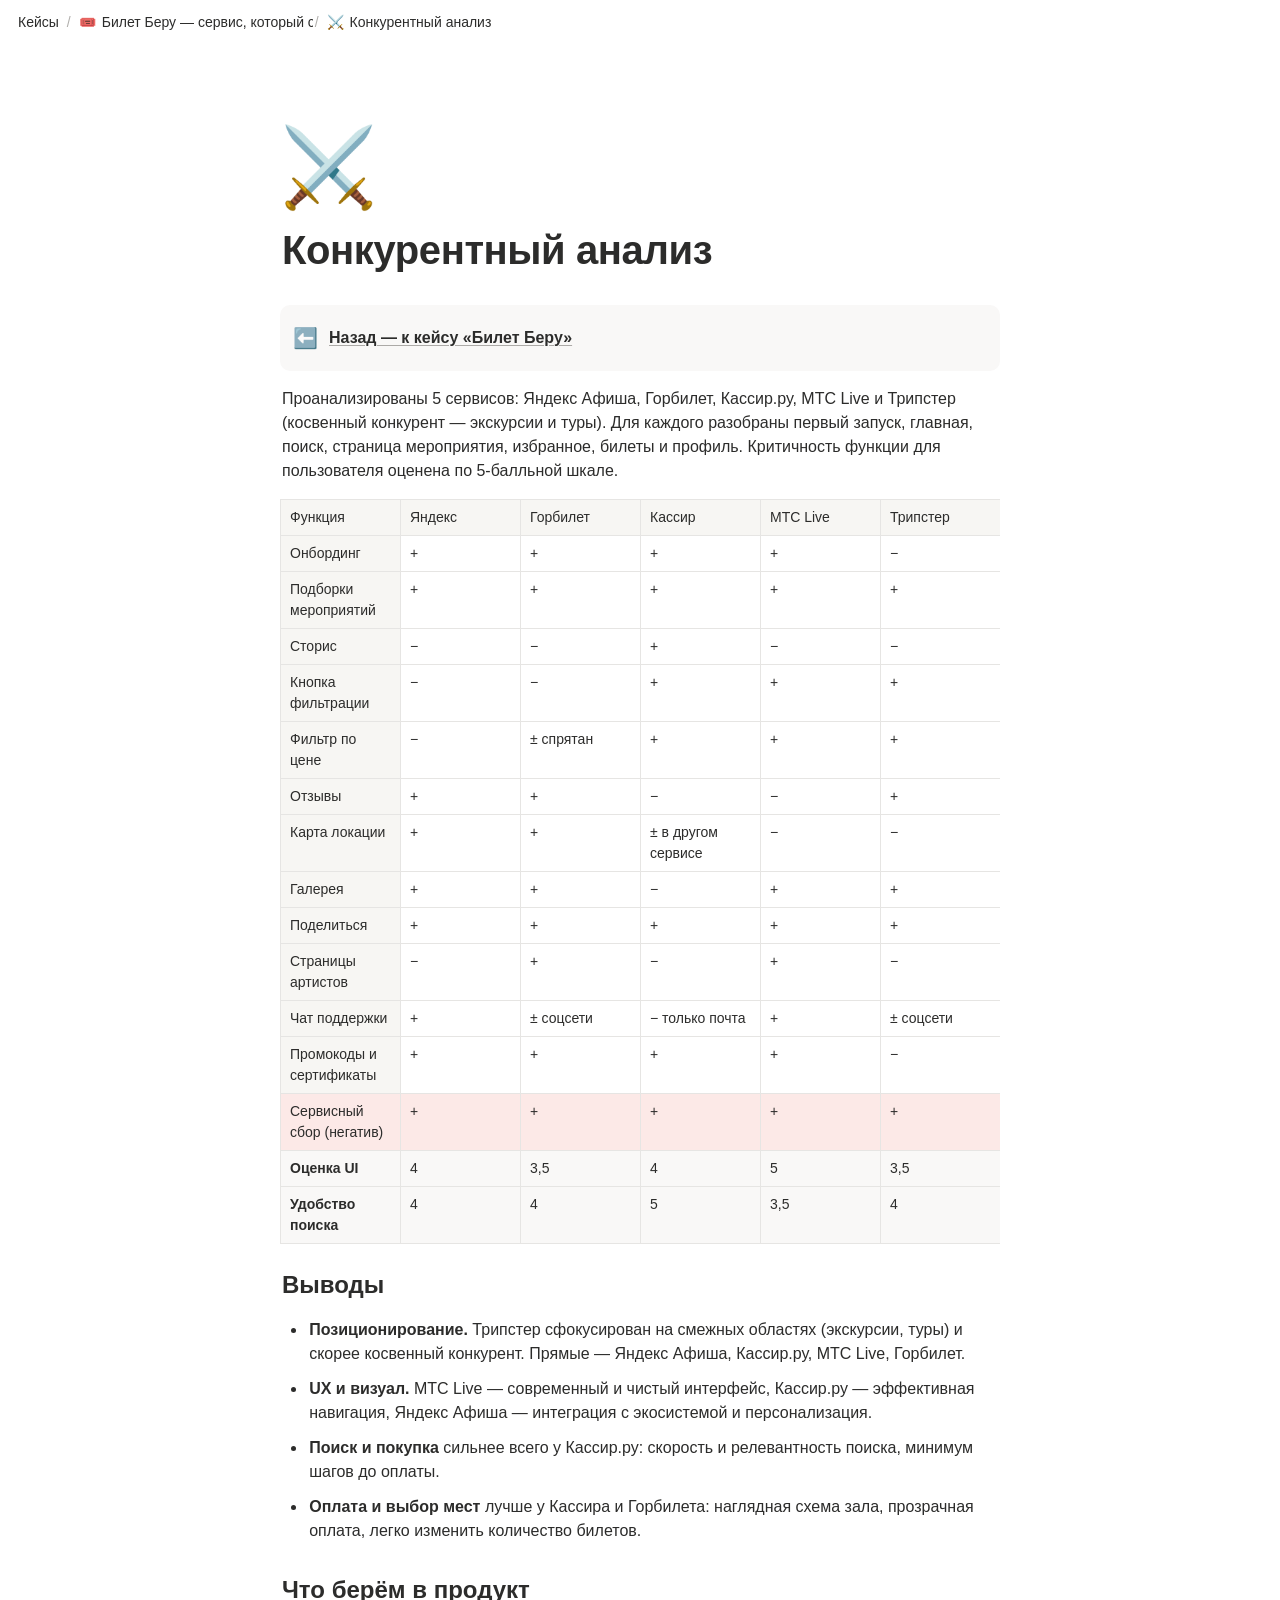
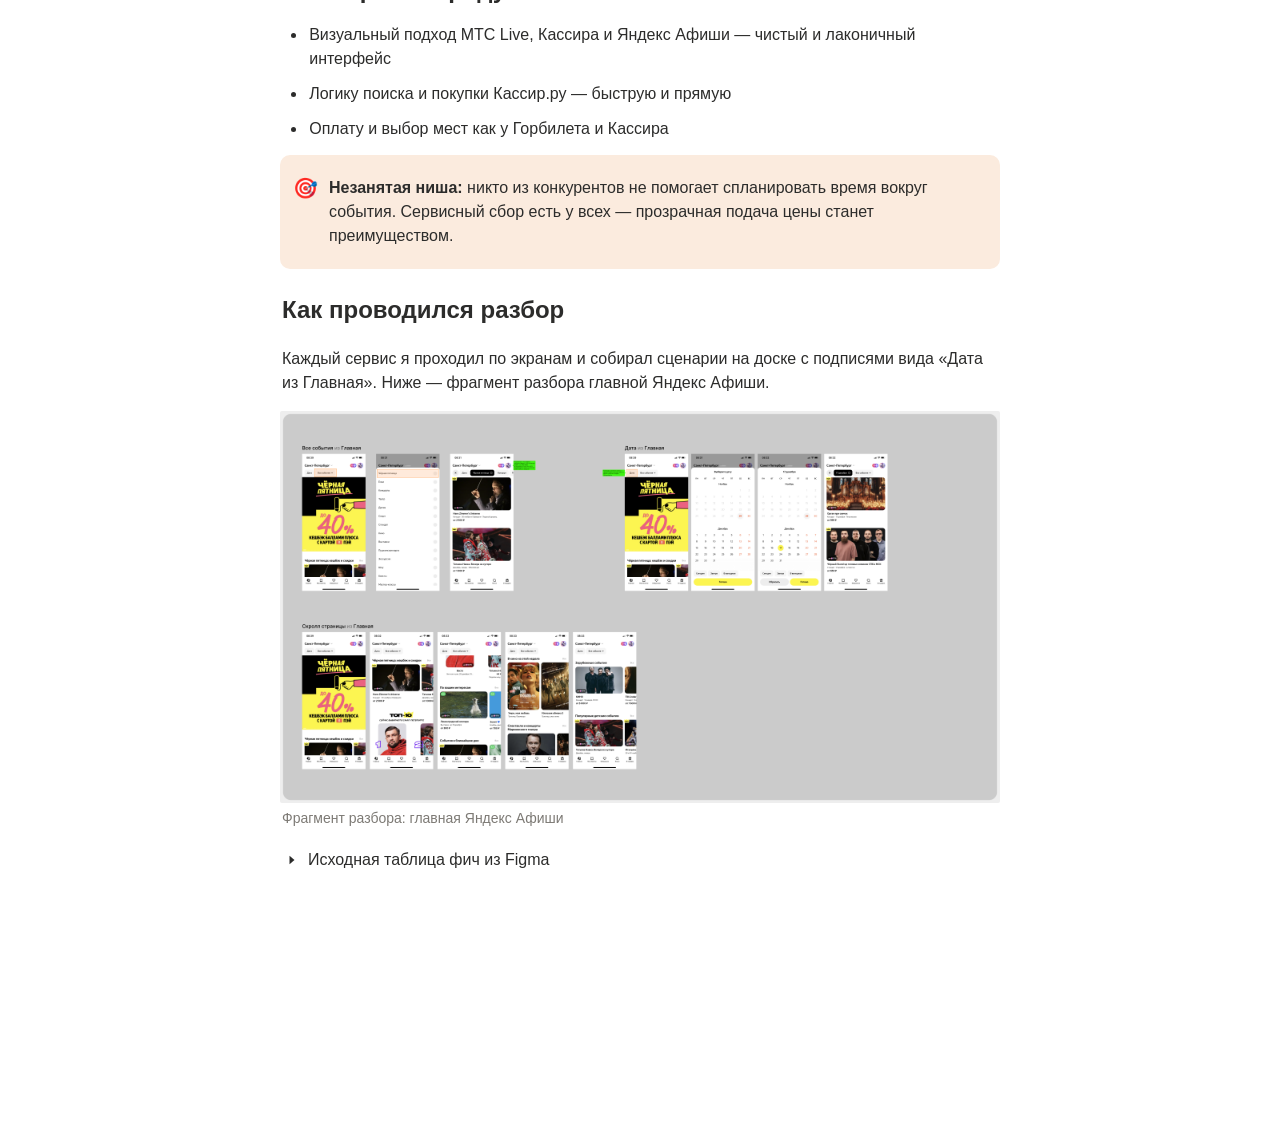
<file: cases/bilet-beru/competitors.html>
<!doctype html>
<html lang="ru">
<head>
<meta charset="utf-8">
<meta name="viewport" content="width=device-width, initial-scale=1">
<title>Конкурентный анализ — Павлов Алексей</title>
<meta name="description" content="Конкурентный анализ. Проанализированы 5 сервисов: Яндекс Афиша, Горбилет, Кассир.ру, МТС Live и Трипстер (косвенный конкурент — экскурсии и туры). Для каждого разобраны первый запуск, главная, поиск, страница мероприятия, избранное, билеты и профиль. Критичность функции для пользователя оценена…">
<meta name="color-scheme" content="light dark">
<link rel="icon" href="data:image/svg+xml,%3Csvg%20xmlns%3D%27http%3A//www.w3.org/2000/svg%27%20viewBox%3D%270%200%20100%20100%27%3E%3Ctext%20y%3D%27.9em%27%20font-size%3D%2790%27%3E%E2%9A%94%EF%B8%8F%3C/text%3E%3C/svg%3E">
<link rel="apple-touch-icon" href="../../assets/img/favicon.png">
<meta property="og:type" content="article">
<meta property="og:locale" content="ru_RU">
<meta property="og:title" content="Конкурентный анализ — Павлов Алексей">
<meta property="og:description" content="Конкурентный анализ. Проанализированы 5 сервисов: Яндекс Афиша, Горбилет, Кассир.ру, МТС Live и Трипстер (косвенный конкурент — экскурсии и туры). Для каждого разобраны первый запуск, главная, поиск, страница мероприятия, избранное, билеты и профиль. Критичность функции для пользователя оценена…">
<meta property="og:image" content="../../assets/img/bilet-beru/competitors/competitor-yandex.png">
<meta name="twitter:card" content="summary_large_image">
<link rel="stylesheet" href="../../assets/css/style.css">
</head>
<body class="page-artifact">
<div class="topbar"><nav class="crumbs" aria-label="Навигация"><a class="crumb" href="../../index.html">Кейсы</a><span class="crumb-sep">/</span><a class="crumb" href="../bilet-beru.html"><span class="crumb-icon" aria-hidden="true">🎟️</span>Билет Беру — сервис, который собирает день вокруг культурного события</a><span class="crumb-sep">/</span><span class="crumb crumb-current" aria-current="page"><span class="crumb-icon" aria-hidden="true">⚔️</span>Конкурентный анализ</span></nav></div>
<main class="page">
<header class="page-header"><div class="page-icon" aria-hidden="true">⚔️</div><h1 class="page-title">Конкурентный анализ</h1></header>
<article class="page-content">
<div class="n-callout c-gray_bg"><div class="n-callout-icon" aria-hidden="true">⬅️</div><div class="n-callout-body"><p class="n-text"><a class="n-link" href="../bilet-beru.html"><strong>Назад — к кейсу «Билет Беру»</strong></a></p></div></div><p class="n-text">Проанализированы 5 сервисов: Яндекс Афиша, Горбилет, Кассир.ру, МТС Live и Трипстер (косвенный конкурент — экскурсии и туры). Для каждого разобраны первый запуск, главная, поиск, страница мероприятия, избранное, билеты и профиль. Критичность функции для пользователя оценена по 5-балльной шкале.</p><div class="n-table-wrap"><table class="n-table"><colgroup><col><col><col><col><col><col><col></colgroup><tbody><tr class="n-tr"><th scope="col" class="n-cell">Функция</th><th scope="col" class="n-cell">Яндекс</th><th scope="col" class="n-cell">Горбилет</th><th scope="col" class="n-cell">Кассир</th><th scope="col" class="n-cell">МТС Live</th><th scope="col" class="n-cell">Трипстер</th><th scope="col" class="n-cell">Критичность</th></tr><tr class="n-tr"><th scope="row" class="n-cell">Онбординг</th><td class="n-cell">+</td><td class="n-cell">+</td><td class="n-cell">+</td><td class="n-cell">+</td><td class="n-cell">−</td><td class="n-cell">4</td></tr><tr class="n-tr"><th scope="row" class="n-cell">Подборки мероприятий</th><td class="n-cell">+</td><td class="n-cell">+</td><td class="n-cell">+</td><td class="n-cell">+</td><td class="n-cell">+</td><td class="n-cell">5</td></tr><tr class="n-tr"><th scope="row" class="n-cell">Сторис</th><td class="n-cell">−</td><td class="n-cell">−</td><td class="n-cell">+</td><td class="n-cell">−</td><td class="n-cell">−</td><td class="n-cell">4</td></tr><tr class="n-tr"><th scope="row" class="n-cell">Кнопка фильтрации</th><td class="n-cell">−</td><td class="n-cell">−</td><td class="n-cell">+</td><td class="n-cell">+</td><td class="n-cell">+</td><td class="n-cell">4</td></tr><tr class="n-tr"><th scope="row" class="n-cell">Фильтр по цене</th><td class="n-cell">−</td><td class="n-cell">± спрятан</td><td class="n-cell">+</td><td class="n-cell">+</td><td class="n-cell">+</td><td class="n-cell">4</td></tr><tr class="n-tr"><th scope="row" class="n-cell">Отзывы</th><td class="n-cell">+</td><td class="n-cell">+</td><td class="n-cell">−</td><td class="n-cell">−</td><td class="n-cell">+</td><td class="n-cell">5</td></tr><tr class="n-tr"><th scope="row" class="n-cell">Карта локации</th><td class="n-cell">+</td><td class="n-cell">+</td><td class="n-cell">± в другом сервисе</td><td class="n-cell">−</td><td class="n-cell">−</td><td class="n-cell">5</td></tr><tr class="n-tr"><th scope="row" class="n-cell">Галерея</th><td class="n-cell">+</td><td class="n-cell">+</td><td class="n-cell">−</td><td class="n-cell">+</td><td class="n-cell">+</td><td class="n-cell">5</td></tr><tr class="n-tr"><th scope="row" class="n-cell">Поделиться</th><td class="n-cell">+</td><td class="n-cell">+</td><td class="n-cell">+</td><td class="n-cell">+</td><td class="n-cell">+</td><td class="n-cell">4</td></tr><tr class="n-tr"><th scope="row" class="n-cell">Страницы артистов</th><td class="n-cell">−</td><td class="n-cell">+</td><td class="n-cell">−</td><td class="n-cell">+</td><td class="n-cell">−</td><td class="n-cell">3</td></tr><tr class="n-tr"><th scope="row" class="n-cell">Чат поддержки</th><td class="n-cell">+</td><td class="n-cell">± соцсети</td><td class="n-cell">− только почта</td><td class="n-cell">+</td><td class="n-cell">± соцсети</td><td class="n-cell">4</td></tr><tr class="n-tr"><th scope="row" class="n-cell">Промокоды и сертификаты</th><td class="n-cell">+</td><td class="n-cell">+</td><td class="n-cell">+</td><td class="n-cell">+</td><td class="n-cell">−</td><td class="n-cell">4</td></tr><tr class="n-tr c-red_bg"><th scope="row" class="n-cell">Сервисный сбор (негатив)</th><td class="n-cell">+</td><td class="n-cell">+</td><td class="n-cell">+</td><td class="n-cell">+</td><td class="n-cell">+</td><td class="n-cell">5</td></tr><tr class="n-tr c-gray_bg"><th scope="row" class="n-cell"><strong>Оценка UI</strong></th><td class="n-cell">4</td><td class="n-cell">3,5</td><td class="n-cell">4</td><td class="n-cell">5</td><td class="n-cell">3,5</td><td class="n-cell"></td></tr><tr class="n-tr c-gray_bg"><th scope="row" class="n-cell"><strong>Удобство поиска</strong></th><td class="n-cell">4</td><td class="n-cell">4</td><td class="n-cell">5</td><td class="n-cell">3,5</td><td class="n-cell">4</td><td class="n-cell"></td></tr></tbody></table></div><h3 id="выводы" class="n-h2">Выводы</h3><ul class="n-list n-bulleted_list"><li class="n-li"><strong>Позиционирование.</strong> Трипстер сфокусирован на смежных областях (экскурсии, туры) и скорее косвенный конкурент. Прямые — Яндекс Афиша, Кассир.ру, МТС Live, Горбилет.</li><li class="n-li"><strong>UX и визуал.</strong> МТС Live — современный и чистый интерфейс, Кассир.ру — эффективная навигация, Яндекс Афиша — интеграция с экосистемой и персонализация.</li><li class="n-li"><strong>Поиск и покупка</strong> сильнее всего у Кассир.ру: скорость и релевантность поиска, минимум шагов до оплаты.</li><li class="n-li"><strong>Оплата и выбор мест</strong> лучше у Кассира и Горбилета: наглядная схема зала, прозрачная оплата, легко изменить количество билетов.</li></ul><h3 id="что-берём-в-продукт" class="n-h2">Что берём в продукт</h3><ul class="n-list n-bulleted_list"><li class="n-li">Визуальный подход МТС Live, Кассира и Яндекс Афиши — чистый и лаконичный интерфейс</li><li class="n-li">Логику поиска и покупки Кассир.ру — быструю и прямую</li><li class="n-li">Оплату и выбор мест как у Горбилета и Кассира</li></ul><div class="n-callout c-orange_bg"><div class="n-callout-icon" aria-hidden="true">🎯</div><div class="n-callout-body"><p class="n-text"><strong>Незанятая ниша:</strong> никто из конкурентов не помогает спланировать время вокруг события. Сервисный сбор есть у всех — прозрачная подача цены станет преимуществом.</p></div></div><h3 id="как-проводился-разбор" class="n-h2">Как проводился разбор</h3><p class="n-text">Каждый сервис я проходил по экранам и собирал сценарии на доске с подписями вида «Дата из Главная». Ниже — фрагмент разбора главной Яндекс Афиши.</p><figure class="n-image"><img src="../../assets/img/bilet-beru/competitors/competitor-yandex.png" alt="Фрагмент разбора: главная Яндекс Афиши" decoding="async"><figcaption>Фрагмент разбора: главная Яндекс Афиши</figcaption></figure><details class="n-toggle"><summary>Исходная таблица фич из Figma</summary><div class="n-toggle-body"><figure class="n-image"><img src="../../assets/img/bilet-beru/competitors/competitors-table.png" alt="Таблица сравнения фич" loading="lazy" decoding="async"><figcaption>Таблица сравнения фич</figcaption></figure></div></details>
</article>
</main>
</body>
</html>
</file>
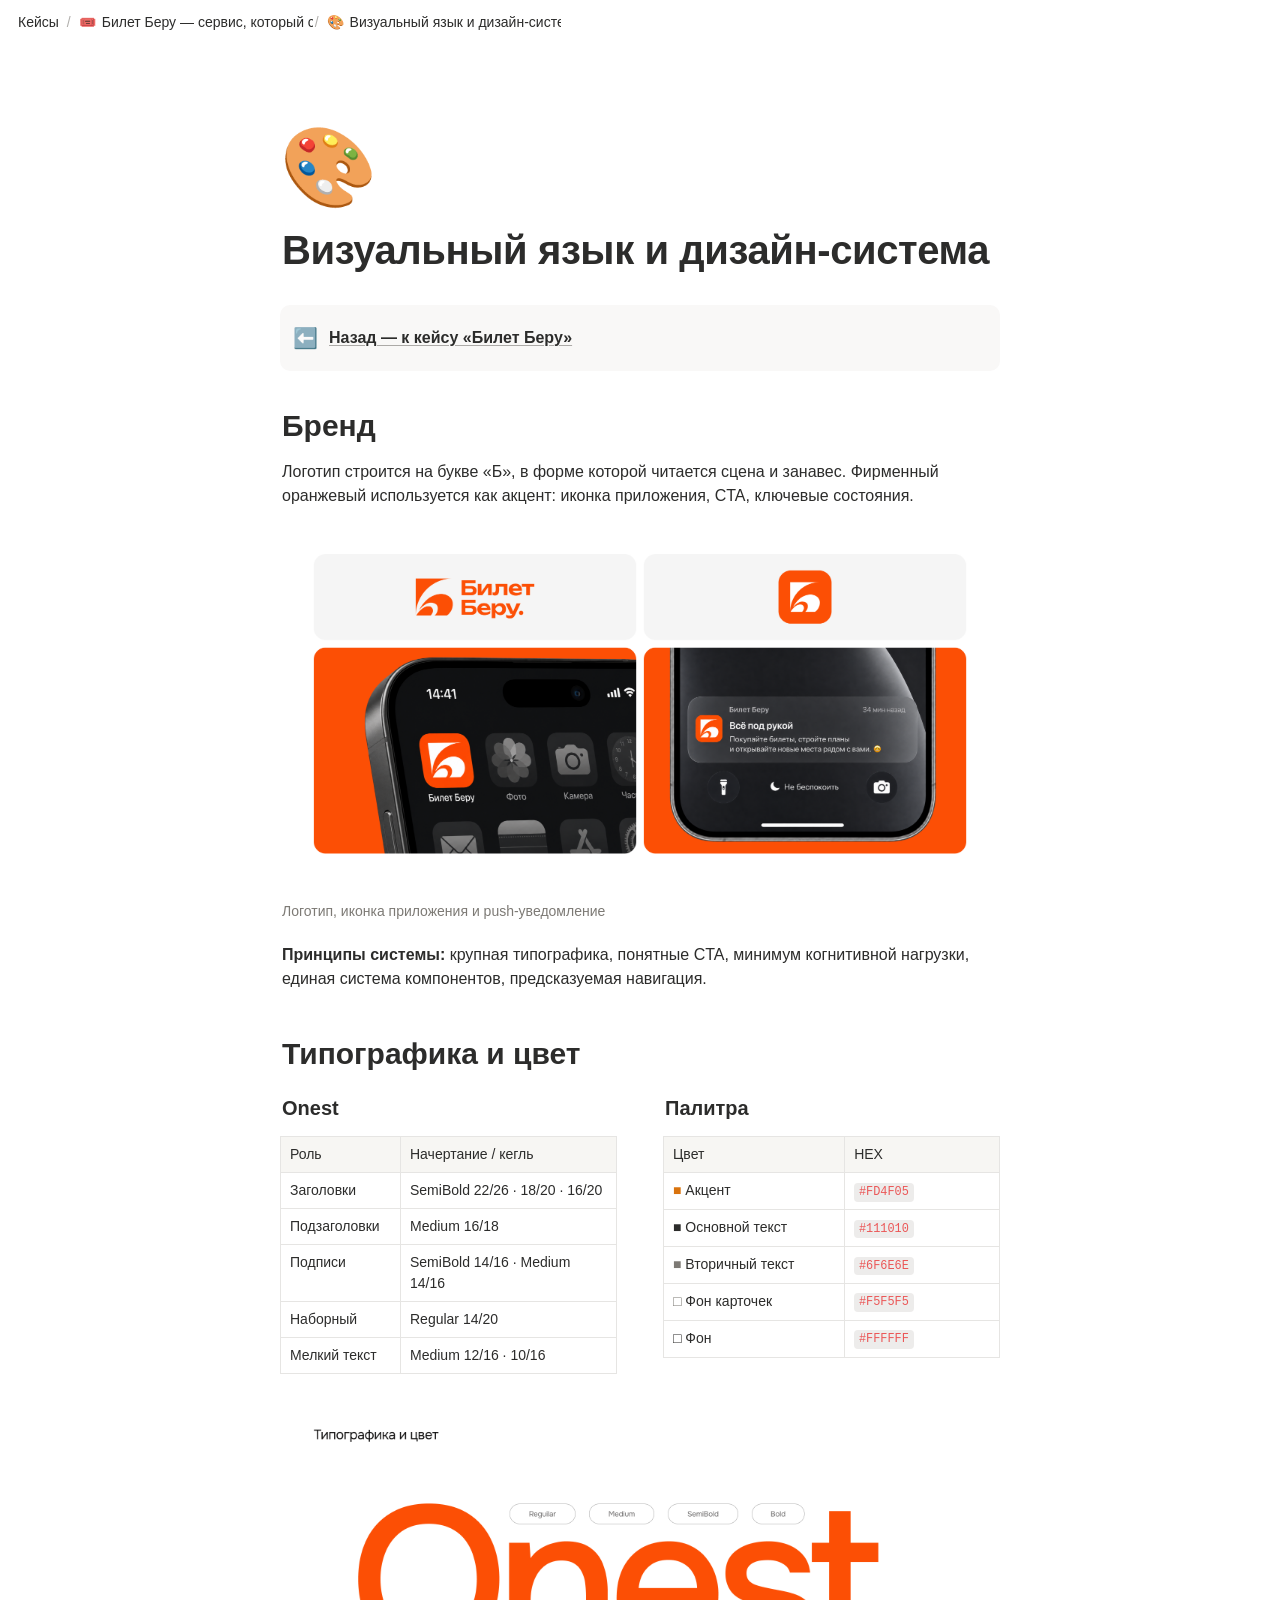
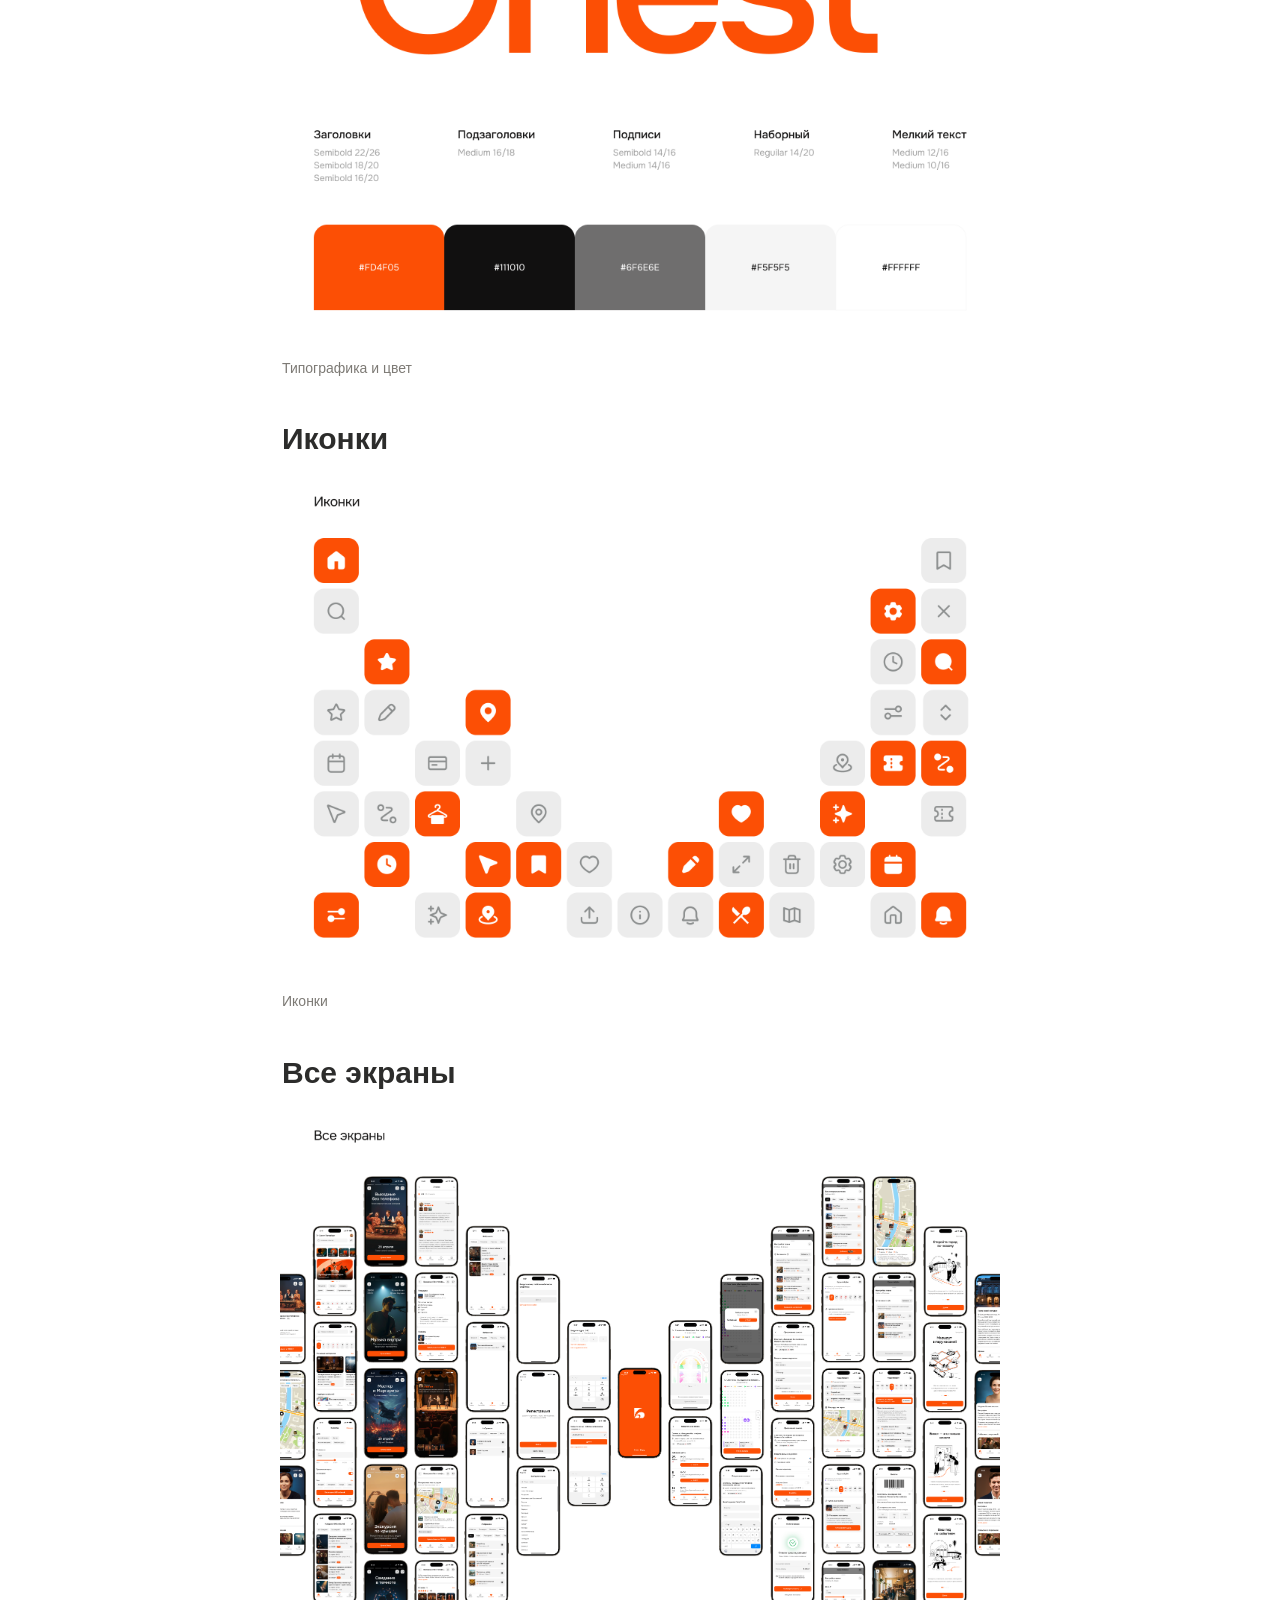
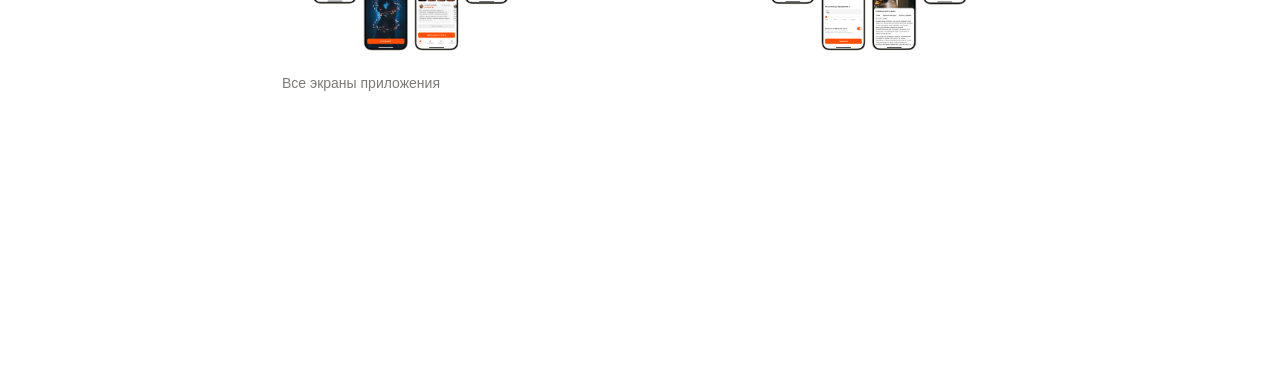
<file: cases/bilet-beru/design-system.html>
<!doctype html>
<html lang="ru">
<head>
<meta charset="utf-8">
<meta name="viewport" content="width=device-width, initial-scale=1">
<title>Визуальный язык и дизайн-система — Павлов Алексей</title>
<meta name="description" content="Визуальный язык и дизайн-система. Логотип строится на букве «Б», в форме которой читается сцена и занавес. Фирменный оранжевый используется как акцент: иконка приложения, CTA, ключевые состояния.">
<meta name="color-scheme" content="light dark">
<link rel="icon" href="data:image/svg+xml,%3Csvg%20xmlns%3D%27http%3A//www.w3.org/2000/svg%27%20viewBox%3D%270%200%20100%20100%27%3E%3Ctext%20y%3D%27.9em%27%20font-size%3D%2790%27%3E%F0%9F%8E%A8%3C/text%3E%3C/svg%3E">
<link rel="apple-touch-icon" href="../../assets/img/favicon.png">
<meta property="og:type" content="article">
<meta property="og:locale" content="ru_RU">
<meta property="og:title" content="Визуальный язык и дизайн-система — Павлов Алексей">
<meta property="og:description" content="Визуальный язык и дизайн-система. Логотип строится на букве «Б», в форме которой читается сцена и занавес. Фирменный оранжевый используется как акцент: иконка приложения, CTA, ключевые состояния.">
<meta property="og:image" content="../../assets/img/bilet-beru/design-system/brand.png">
<meta name="twitter:card" content="summary_large_image">
<link rel="stylesheet" href="../../assets/css/style.css">
</head>
<body class="page-artifact">
<div class="topbar"><nav class="crumbs" aria-label="Навигация"><a class="crumb" href="../../index.html">Кейсы</a><span class="crumb-sep">/</span><a class="crumb" href="../bilet-beru.html"><span class="crumb-icon" aria-hidden="true">🎟️</span>Билет Беру — сервис, который собирает день вокруг культурного события</a><span class="crumb-sep">/</span><span class="crumb crumb-current" aria-current="page"><span class="crumb-icon" aria-hidden="true">🎨</span>Визуальный язык и дизайн-система</span></nav></div>
<main class="page">
<header class="page-header"><div class="page-icon" aria-hidden="true">🎨</div><h1 class="page-title">Визуальный язык и дизайн-система</h1></header>
<article class="page-content">
<div class="n-callout c-gray_bg"><div class="n-callout-icon" aria-hidden="true">⬅️</div><div class="n-callout-body"><p class="n-text"><a class="n-link" href="../bilet-beru.html"><strong>Назад — к кейсу «Билет Беру»</strong></a></p></div></div><h2 id="бренд" class="n-h1">Бренд</h2><p class="n-text">Логотип строится на букве «Б», в форме которой читается сцена и занавес. Фирменный оранжевый используется как акцент: иконка приложения, CTA, ключевые состояния.</p><figure class="n-image"><img src="../../assets/img/bilet-beru/design-system/brand.png" alt="Логотип, иконка приложения и push-уведомление" decoding="async"><figcaption>Логотип, иконка приложения и push-уведомление</figcaption></figure><p class="n-text"><strong>Принципы системы:</strong> крупная типографика, понятные CTA, минимум когнитивной нагрузки, единая система компонентов, предсказуемая навигация.</p><h2 id="типографика-и-цвет" class="n-h1">Типографика и цвет</h2><div class="n-columns" style="--n:2"><div class="n-column" style="--r:0.5000"><h4 id="onest" class="n-h3">Onest</h4><div class="n-table-wrap"><table class="n-table"><colgroup><col><col></colgroup><tbody><tr class="n-tr"><th scope="col" class="n-cell">Роль</th><th scope="col" class="n-cell">Начертание / кегль</th></tr><tr class="n-tr"><td class="n-cell">Заголовки</td><td class="n-cell">SemiBold 22/26 · 18/20 · 16/20</td></tr><tr class="n-tr"><td class="n-cell">Подзаголовки</td><td class="n-cell">Medium 16/18</td></tr><tr class="n-tr"><td class="n-cell">Подписи</td><td class="n-cell">SemiBold 14/16 · Medium 14/16</td></tr><tr class="n-tr"><td class="n-cell">Наборный</td><td class="n-cell">Regular 14/20</td></tr><tr class="n-tr"><td class="n-cell">Мелкий текст</td><td class="n-cell">Medium 12/16 · 10/16</td></tr></tbody></table></div></div><div class="n-column" style="--r:0.5000"><h4 id="палитра" class="n-h3">Палитра</h4><div class="n-table-wrap"><table class="n-table"><colgroup><col><col></colgroup><tbody><tr class="n-tr"><th scope="col" class="n-cell">Цвет</th><th scope="col" class="n-cell">HEX</th></tr><tr class="n-tr"><td class="n-cell"><span class="c-orange">■</span> Акцент</td><td class="n-cell"><code>#FD4F05</code></td></tr><tr class="n-tr"><td class="n-cell">■ Основной текст</td><td class="n-cell"><code>#111010</code></td></tr><tr class="n-tr"><td class="n-cell"><span class="c-gray">■</span> Вторичный текст</td><td class="n-cell"><code>#6F6E6E</code></td></tr><tr class="n-tr"><td class="n-cell"><span class="c-gray">□</span> Фон карточек</td><td class="n-cell"><code>#F5F5F5</code></td></tr><tr class="n-tr"><td class="n-cell">□ Фон</td><td class="n-cell"><code>#FFFFFF</code></td></tr></tbody></table></div></div></div><figure class="n-image"><img src="../../assets/img/bilet-beru/design-system/typography.png" alt="Типографика и цвет" loading="lazy" decoding="async"><figcaption>Типографика и цвет</figcaption></figure><h2 id="иконки" class="n-h1">Иконки</h2><figure class="n-image"><img src="../../assets/img/bilet-beru/design-system/icons.png" alt="Иконки" loading="lazy" decoding="async"><figcaption>Иконки</figcaption></figure><h2 id="все-экраны" class="n-h1">Все экраны</h2><figure class="n-image"><img src="../../assets/img/bilet-beru/design-system/allscreens.png" alt="Все экраны приложения" loading="lazy" decoding="async"><figcaption>Все экраны приложения</figcaption></figure>
</article>
</main>
</body>
</html>
</file>
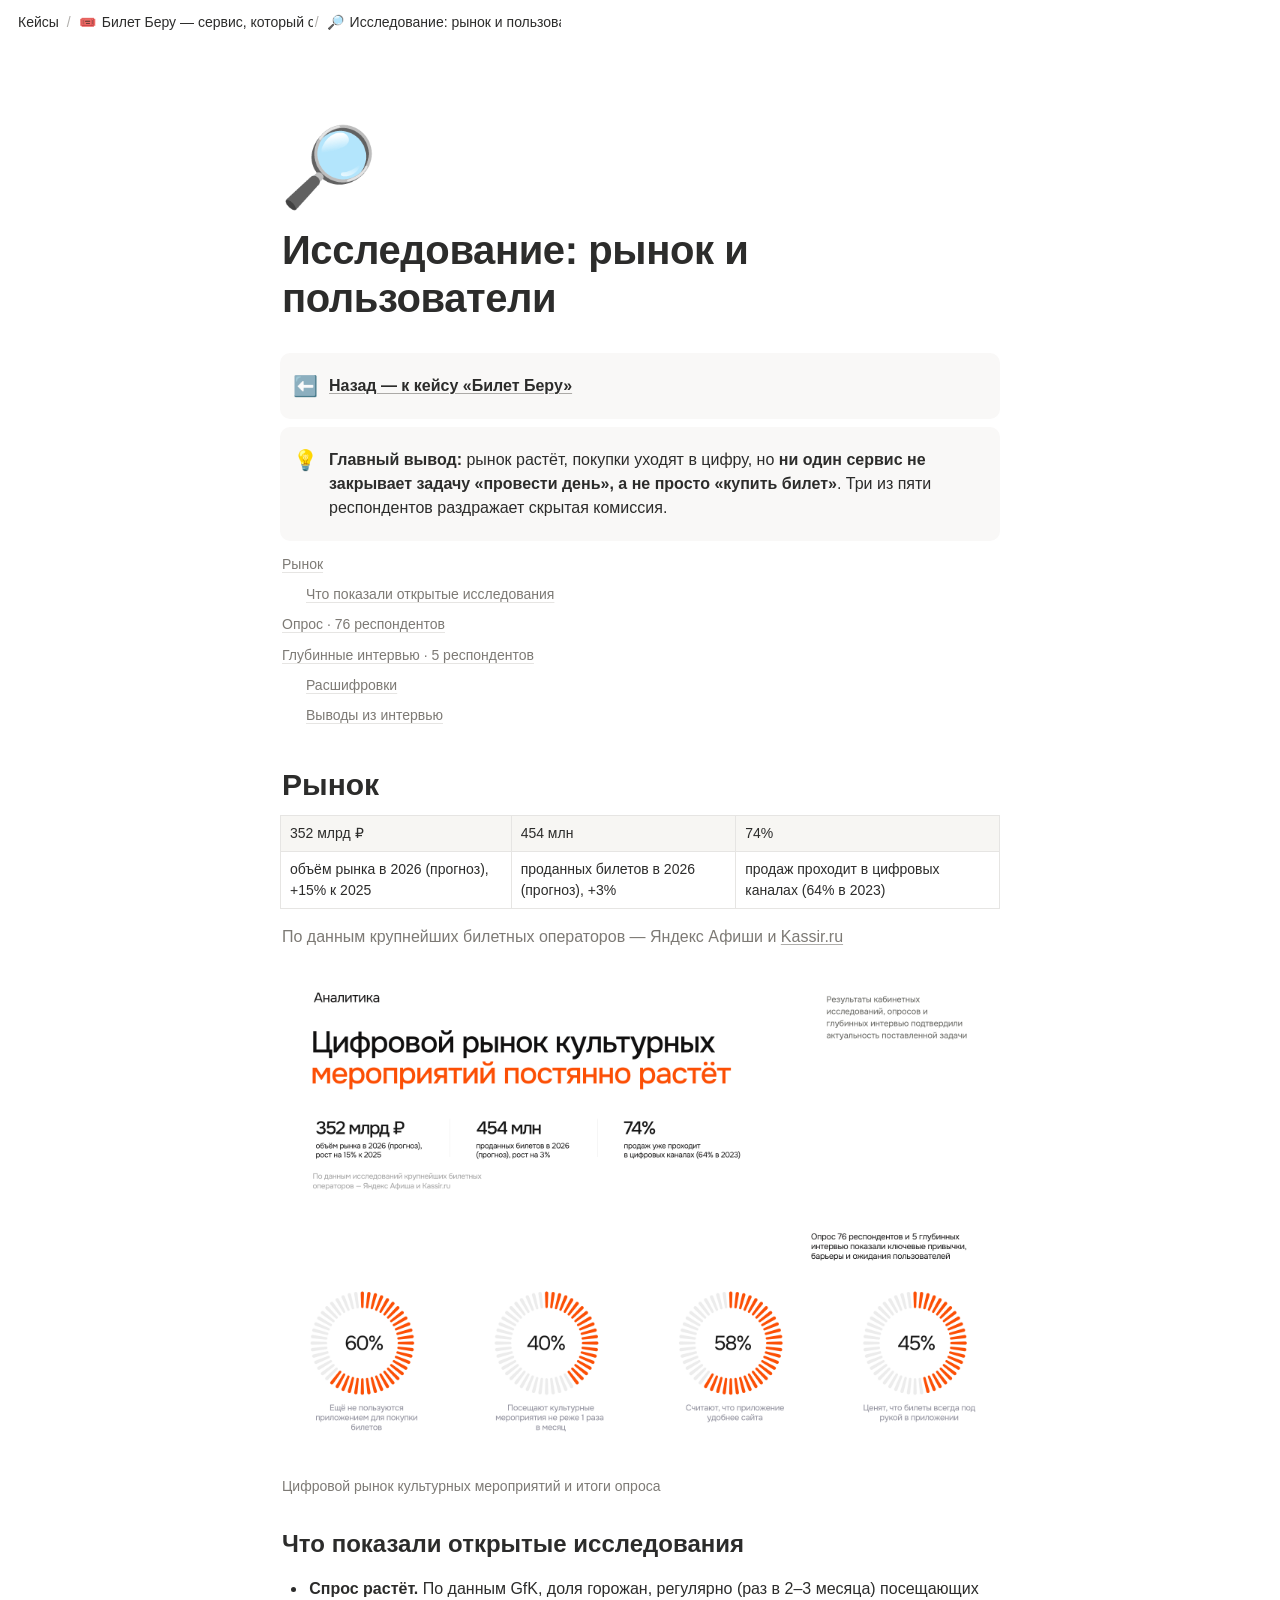
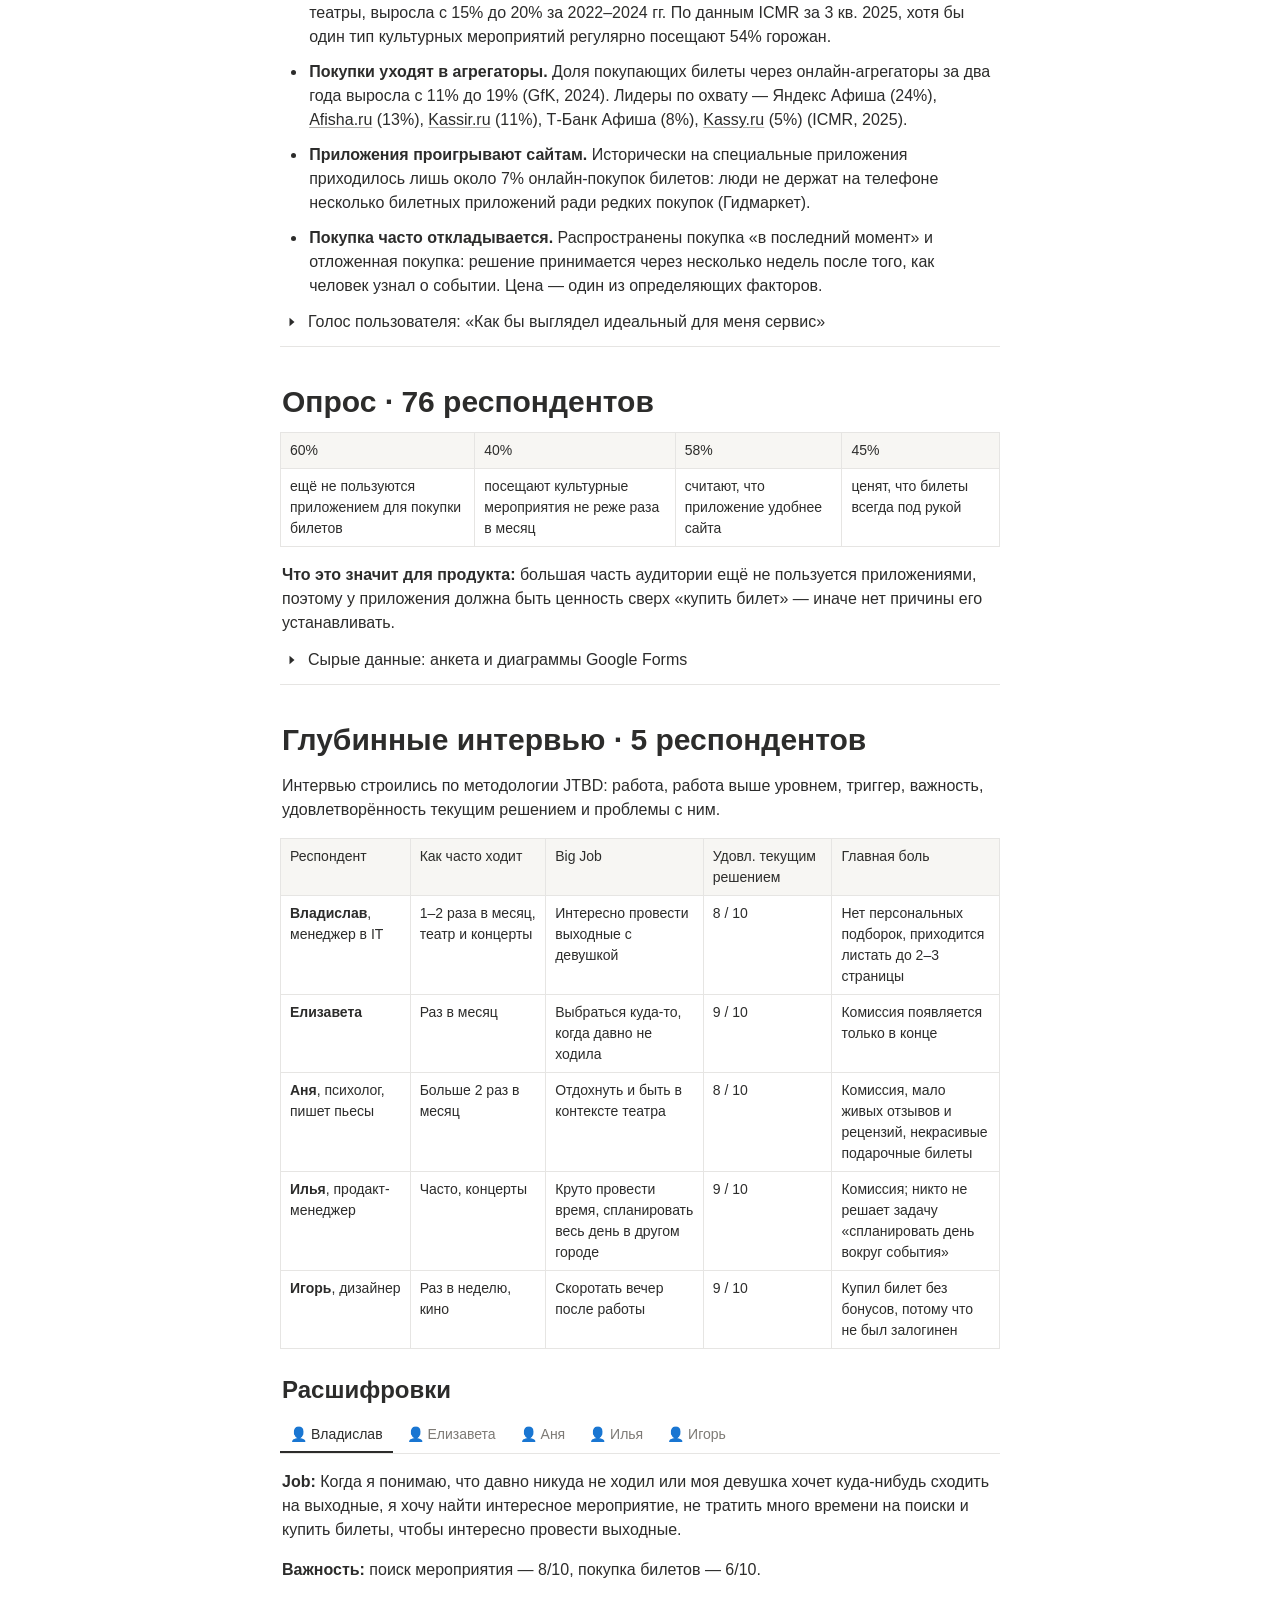
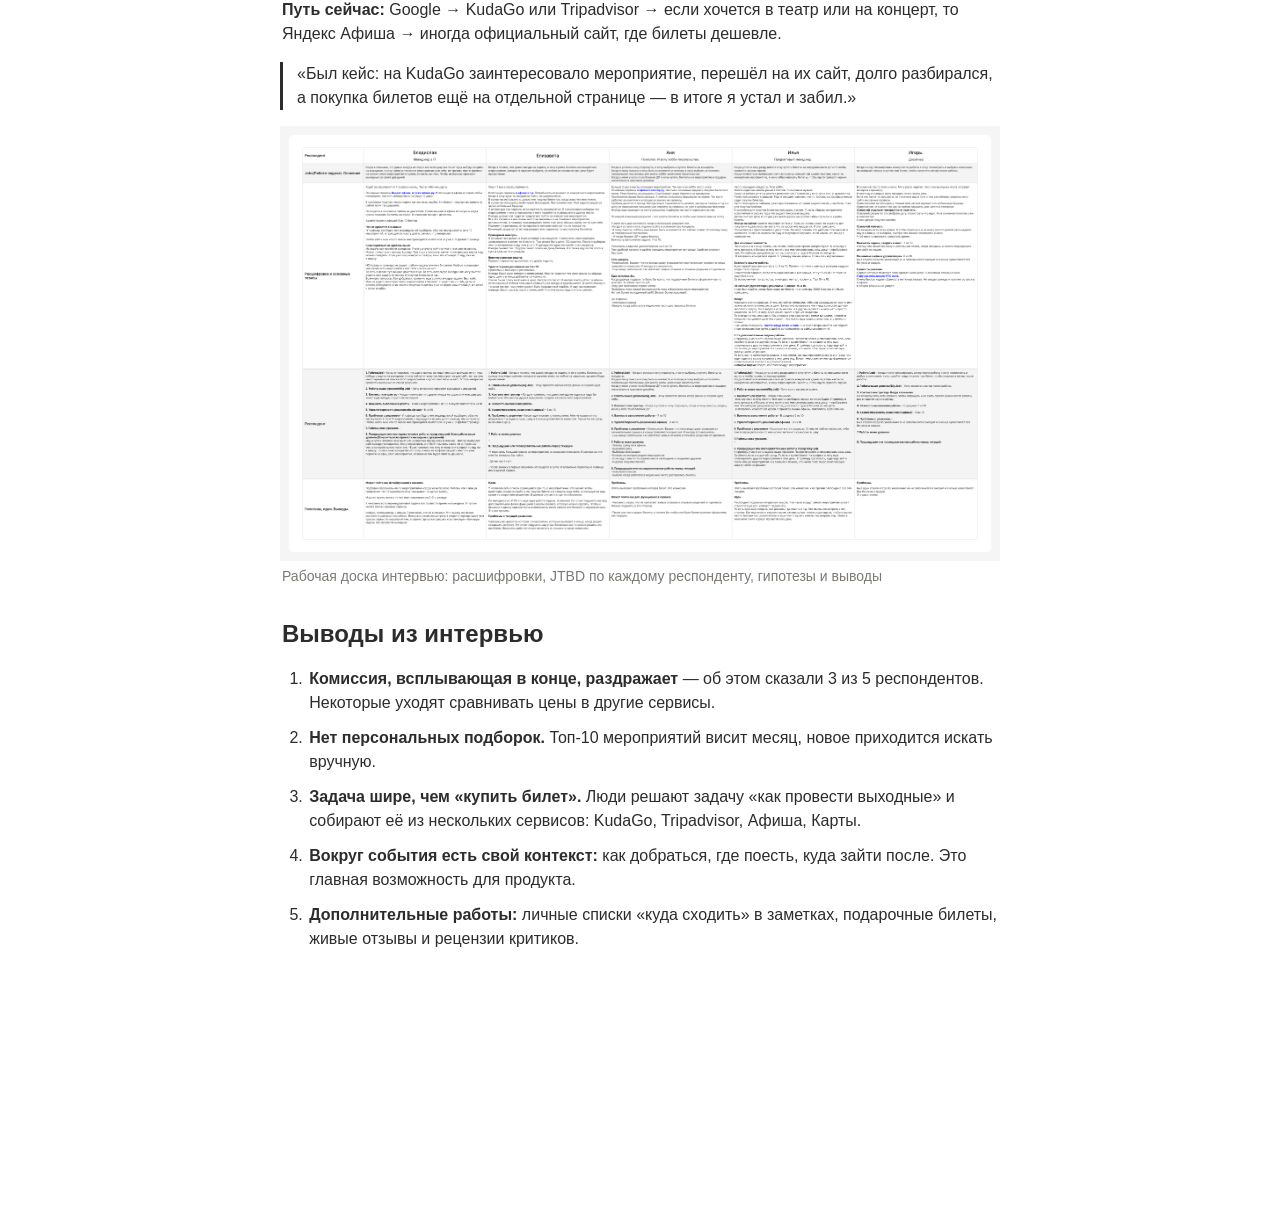
<file: cases/bilet-beru/market-research.html>
<!doctype html>
<html lang="ru">
<head>
<meta charset="utf-8">
<meta name="viewport" content="width=device-width, initial-scale=1">
<title>Исследование: рынок и пользователи — Павлов Алексей</title>
<meta name="description" content="Исследование: рынок и пользователи. По данным крупнейших билетных операторов — Яндекс Афиши и Kassir.ru">
<meta name="color-scheme" content="light dark">
<link rel="icon" href="data:image/svg+xml,%3Csvg%20xmlns%3D%27http%3A//www.w3.org/2000/svg%27%20viewBox%3D%270%200%20100%20100%27%3E%3Ctext%20y%3D%27.9em%27%20font-size%3D%2790%27%3E%F0%9F%94%8E%3C/text%3E%3C/svg%3E">
<link rel="apple-touch-icon" href="../../assets/img/favicon.png">
<meta property="og:type" content="article">
<meta property="og:locale" content="ru_RU">
<meta property="og:title" content="Исследование: рынок и пользователи — Павлов Алексей">
<meta property="og:description" content="Исследование: рынок и пользователи. По данным крупнейших билетных операторов — Яндекс Афиши и Kassir.ru">
<meta property="og:image" content="../../assets/img/bilet-beru/market-research/analytics.png">
<meta name="twitter:card" content="summary_large_image">
<link rel="stylesheet" href="../../assets/css/style.css">
</head>
<body class="page-artifact">
<div class="topbar"><nav class="crumbs" aria-label="Навигация"><a class="crumb" href="../../index.html">Кейсы</a><span class="crumb-sep">/</span><a class="crumb" href="../bilet-beru.html"><span class="crumb-icon" aria-hidden="true">🎟️</span>Билет Беру — сервис, который собирает день вокруг культурного события</a><span class="crumb-sep">/</span><span class="crumb crumb-current" aria-current="page"><span class="crumb-icon" aria-hidden="true">🔎</span>Исследование: рынок и пользователи</span></nav></div>
<main class="page">
<header class="page-header"><div class="page-icon" aria-hidden="true">🔎</div><h1 class="page-title">Исследование: рынок и пользователи</h1></header>
<article class="page-content">
<div class="n-callout c-gray_bg"><div class="n-callout-icon" aria-hidden="true">⬅️</div><div class="n-callout-body"><p class="n-text"><a class="n-link" href="../bilet-beru.html"><strong>Назад — к кейсу «Билет Беру»</strong></a></p></div></div><div class="n-callout c-gray_bg"><div class="n-callout-icon" aria-hidden="true">💡</div><div class="n-callout-body"><p class="n-text"><strong>Главный вывод:</strong> рынок растёт, покупки уходят в цифру, но <strong>ни один сервис не закрывает задачу «провести день», а не просто «купить билет»</strong>. Три из пяти респондентов раздражает скрытая комиссия.</p></div></div><nav class="n-toc c-gray" aria-label="Оглавление"><ul><li class="toc-l1"><a href="#рынок">Рынок</a></li><li class="toc-l2"><a href="#что-показали-открытые-исследования">Что показали открытые исследования</a></li><li class="toc-l1"><a href="#опрос-76-респондентов">Опрос · 76 респондентов</a></li><li class="toc-l1"><a href="#глубинные-интервью-5-респондентов">Глубинные интервью · 5 респондентов</a></li><li class="toc-l2"><a href="#расшифровки">Расшифровки</a></li><li class="toc-l2"><a href="#выводы-из-интервью">Выводы из интервью</a></li></ul></nav><h2 id="рынок" class="n-h1">Рынок</h2><div class="n-table-wrap"><table class="n-table"><colgroup><col><col><col></colgroup><tbody><tr class="n-tr"><th scope="col" class="n-cell">352 млрд ₽</th><th scope="col" class="n-cell">454 млн</th><th scope="col" class="n-cell">74%</th></tr><tr class="n-tr"><td class="n-cell">объём рынка в 2026 (прогноз), +15% к 2025</td><td class="n-cell">проданных билетов в 2026 (прогноз), +3%</td><td class="n-cell">продаж проходит в цифровых каналах (64% в 2023)</td></tr></tbody></table></div><p class="n-text"><span class="c-gray">По данным крупнейших билетных операторов — Яндекс Афиши и </span><a class="n-link" href="http://Kassir.ru" target="_blank" rel="noopener"><span class="c-gray">Kassir.ru</span></a></p><figure class="n-image"><img src="../../assets/img/bilet-beru/market-research/analytics.png" alt="Цифровой рынок культурных мероприятий и итоги опроса" decoding="async"><figcaption>Цифровой рынок культурных мероприятий и итоги опроса</figcaption></figure><h3 id="что-показали-открытые-исследования" class="n-h2">Что показали открытые исследования</h3><ul class="n-list n-bulleted_list"><li class="n-li"><strong>Спрос растёт.</strong> По данным GfK, доля горожан, регулярно (раз в 2–3 месяца) посещающих театры, выросла с 15% до 20% за 2022–2024 гг. По данным ICMR за 3 кв. 2025, хотя бы один тип культурных мероприятий регулярно посещают 54% горожан.</li><li class="n-li"><strong>Покупки уходят в агрегаторы.</strong> Доля покупающих билеты через онлайн-агрегаторы за два года выросла с 11% до 19% (GfK, 2024). Лидеры по охвату — Яндекс Афиша (24%), <a class="n-link" href="http://Afisha.ru" target="_blank" rel="noopener">Afisha.ru</a> (13%), <a class="n-link" href="http://Kassir.ru" target="_blank" rel="noopener">Kassir.ru</a> (11%), Т-Банк Афиша (8%), <a class="n-link" href="http://Kassy.ru" target="_blank" rel="noopener">Kassy.ru</a> (5%) (ICMR, 2025).</li><li class="n-li"><strong>Приложения проигрывают сайтам.</strong> Исторически на специальные приложения приходилось лишь около 7% онлайн-покупок билетов: люди не держат на телефоне несколько билетных приложений ради редких покупок (Гидмаркет).</li><li class="n-li"><strong>Покупка часто откладывается.</strong> Распространены покупка «в последний момент» и отложенная покупка: решение принимается через несколько недель после того, как человек узнал о событии. Цена — один из определяющих факторов.</li></ul><details class="n-toggle"><summary>Голос пользователя: «Как бы выглядел идеальный для меня сервис»</summary><div class="n-toggle-body"><blockquote class="n-quote">Схема выбора расположения — от зрителя к сцене. Желательно с фото зала, чтобы понять, где партер. Можно прилепить угол обзора с каждого места, чтобы понять, как выглядит обзор с места за 5000 рублей и с места за 1000. Возможность добавить в календарь событие, которое ты купил, — сразу кнопкой после покупки. Это же очень удобно, но никто так не делает. И, конечно, отсутствие комиссии.</blockquote></div></details><hr class="n-divider"><h2 id="опрос-76-респондентов" class="n-h1">Опрос · 76 респондентов</h2><div class="n-table-wrap"><table class="n-table"><colgroup><col><col><col><col></colgroup><tbody><tr class="n-tr"><th scope="col" class="n-cell">60%</th><th scope="col" class="n-cell">40%</th><th scope="col" class="n-cell">58%</th><th scope="col" class="n-cell">45%</th></tr><tr class="n-tr"><td class="n-cell">ещё не пользуются приложением для покупки билетов</td><td class="n-cell">посещают культурные мероприятия не реже раза в месяц</td><td class="n-cell">считают, что приложение удобнее сайта</td><td class="n-cell">ценят, что билеты всегда под рукой</td></tr></tbody></table></div><p class="n-text"><strong>Что это значит для продукта:</strong> большая часть аудитории ещё не пользуется приложениями, поэтому у приложения должна быть ценность сверх «купить билет» — иначе нет причины его устанавливать.</p><details class="n-toggle"><summary>Сырые данные: анкета и диаграммы Google Forms</summary><div class="n-toggle-body"><figure class="n-image"><img src="../../assets/img/bilet-beru/market-research/survey.png" alt="Анкета и результаты опроса, 76 ответов" loading="lazy" decoding="async"><figcaption>Анкета и результаты опроса, 76 ответов</figcaption></figure></div></details><hr class="n-divider"><h2 id="глубинные-интервью-5-респондентов" class="n-h1">Глубинные интервью · 5 респондентов</h2><p class="n-text">Интервью строились по методологии JTBD: работа, работа выше уровнем, триггер, важность, удовлетворённость текущим решением и проблемы с ним.</p><div class="n-table-wrap"><table class="n-table"><colgroup><col><col><col><col><col></colgroup><tbody><tr class="n-tr"><th scope="col" class="n-cell">Респондент</th><th scope="col" class="n-cell">Как часто ходит</th><th scope="col" class="n-cell">Big Job</th><th scope="col" class="n-cell">Удовл. текущим решением</th><th scope="col" class="n-cell">Главная боль</th></tr><tr class="n-tr"><td class="n-cell"><strong>Владислав</strong>, менеджер в IT</td><td class="n-cell">1–2 раза в месяц, театр и концерты</td><td class="n-cell">Интересно провести выходные с девушкой</td><td class="n-cell">8 / 10</td><td class="n-cell">Нет персональных подборок, приходится листать до 2–3 страницы</td></tr><tr class="n-tr"><td class="n-cell"><strong>Елизавета</strong></td><td class="n-cell">Раз в месяц</td><td class="n-cell">Выбраться куда-то, когда давно не ходила</td><td class="n-cell">9 / 10</td><td class="n-cell">Комиссия появляется только в конце</td></tr><tr class="n-tr"><td class="n-cell"><strong>Аня</strong>, психолог, пишет пьесы</td><td class="n-cell">Больше 2 раз в месяц</td><td class="n-cell">Отдохнуть и быть в контексте театра</td><td class="n-cell">8 / 10</td><td class="n-cell">Комиссия, мало живых отзывов и рецензий, некрасивые подарочные билеты</td></tr><tr class="n-tr"><td class="n-cell"><strong>Илья</strong>, продакт-менеджер</td><td class="n-cell">Часто, концерты</td><td class="n-cell">Круто провести время, спланировать весь день в другом городе</td><td class="n-cell">9 / 10</td><td class="n-cell">Комиссия; никто не решает задачу «спланировать день вокруг события»</td></tr><tr class="n-tr"><td class="n-cell"><strong>Игорь</strong>, дизайнер</td><td class="n-cell">Раз в неделю, кино</td><td class="n-cell">Скоротать вечер после работы</td><td class="n-cell">9 / 10</td><td class="n-cell">Купил билет без бонусов, потому что не был залогинен</td></tr></tbody></table></div><h3 id="расшифровки" class="n-h2">Расшифровки</h3><div class="n-tabs" style="--tabs:5"><input type="radio" name="tabs-ae2aa94a" id="tabs-ae2aa94a-0" class="n-tab-input" checked><label for="tabs-ae2aa94a-0" class="n-tab-label"><span aria-hidden="true">👤</span> Владислав</label><input type="radio" name="tabs-ae2aa94a" id="tabs-ae2aa94a-1" class="n-tab-input"><label for="tabs-ae2aa94a-1" class="n-tab-label"><span aria-hidden="true">👤</span> Елизавета</label><input type="radio" name="tabs-ae2aa94a" id="tabs-ae2aa94a-2" class="n-tab-input"><label for="tabs-ae2aa94a-2" class="n-tab-label"><span aria-hidden="true">👤</span> Аня</label><input type="radio" name="tabs-ae2aa94a" id="tabs-ae2aa94a-3" class="n-tab-input"><label for="tabs-ae2aa94a-3" class="n-tab-label"><span aria-hidden="true">👤</span> Илья</label><input type="radio" name="tabs-ae2aa94a" id="tabs-ae2aa94a-4" class="n-tab-input"><label for="tabs-ae2aa94a-4" class="n-tab-label"><span aria-hidden="true">👤</span> Игорь</label><div class="n-tab-panels"><div class="n-tab-panel"><p class="n-text"><strong>Job:</strong> Когда я понимаю, что давно никуда не ходил или моя девушка хочет куда-нибудь сходить на выходные, я хочу найти интересное мероприятие, не тратить много времени на поиски и купить билеты, чтобы интересно провести выходные.</p><p class="n-text"><strong>Важность:</strong> поиск мероприятия — 8/10, покупка билетов — 6/10.</p><p class="n-text"><strong>Путь сейчас:</strong> Google → KudaGo или Tripadvisor → если хочется в театр или на концерт, то Яндекс Афиша → иногда официальный сайт, где билеты дешевле.</p><blockquote class="n-quote">«Был кейс: на KudaGo заинтересовало мероприятие, перешёл на их сайт, долго разбирался, а покупка билетов ещё на отдельной странице — в итоге я устал и забил.»</blockquote></div><div class="n-tab-panel"><p class="n-text"><strong>Job:</strong> Когда я поняла, что давно никуда не ходила, я хочу купить билеты на конкретное мероприятие, которое заранее выбрала, на любом сервисе, где цена приемлемая.</p><p class="n-text"><strong>Путь сейчас:</strong> личный список из ~100 мероприятий в заметках → Google → первый сервис из выдачи. Пользуется мобильным браузером, приложения нет.</p><blockquote class="n-quote">«Бесит история с комиссией. Изначально видишь одну цену, а в конце добавляется комиссия. Лучше бы её сразу включали в цену.»</blockquote></div><div class="n-tab-panel"><p class="n-text"><strong>Job:</strong> Когда устала — выбрать и купить билеты на концерт. Когда пишу пьесы — быть в контексте и сходить на постановку. Когда у близких день рождения — подарить билеты, желательно в красивом оформлении.</p><p class="n-text"><strong>Важность:</strong> 7/10. Пользуется десктопом, потому что работает за компьютером.</p><blockquote class="n-quote">«Когда даришь подарок, было бы круто, чтобы подарочные билеты оформляли красиво. А сейчас просто PDF.»</blockquote></div><div class="n-tab-panel"><p class="n-text"><strong>Job:</strong> Когда устал и хочу разгрузиться или загораюсь конкретной идеей, я хочу купить билеты на артиста, чтобы круто провести время.</p><p class="n-text"><strong>Важность:</strong> от 3/10 (скучно) до 10/10 (артист мечты).</p><blockquote class="n-quote">«Я купил билет на концерт и хочу ещё спланировать этот день: где поесть, куда зайти до или после. Никто пока такую комплексную задачу не решает. Вокруг мероприятия формируется больший контекст.»</blockquote></div><div class="n-tab-panel"><p class="n-text"><strong>Job:</strong> Когда я хочу спланировать вечер после работы, я хочу выбрать киносеанс, чтобы скоротать вечер.</p><p class="n-text"><strong>Важность:</strong> 7/10. Приложение не ставит — жалко места в телефоне, пользуется мобильным браузером.</p><blockquote class="n-quote">«Может возникнуть облом, когда заходишь и ничего подходящего для себя не находишь.»</blockquote></div></div></div><figure class="n-image"><img src="../../assets/img/bilet-beru/market-research/interviews.png" alt="Рабочая доска интервью: расшифровки, JTBD по каждому респонденту, гипотезы и выводы" loading="lazy" decoding="async"><figcaption>Рабочая доска интервью: расшифровки, JTBD по каждому респонденту, гипотезы и выводы</figcaption></figure><h3 id="выводы-из-интервью" class="n-h2">Выводы из интервью</h3><ol class="n-list n-numbered_list"><li class="n-li"><strong>Комиссия, всплывающая в конце, раздражает</strong> — об этом сказали 3 из 5 респондентов. Некоторые уходят сравнивать цены в другие сервисы.</li><li class="n-li"><strong>Нет персональных подборок.</strong> Топ-10 мероприятий висит месяц, новое приходится искать вручную.</li><li class="n-li"><strong>Задача шире, чем «купить билет».</strong> Люди решают задачу «как провести выходные» и собирают её из нескольких сервисов: KudaGo, Tripadvisor, Афиша, Карты.</li><li class="n-li"><strong>Вокруг события есть свой контекст:</strong> как добраться, где поесть, куда зайти после. Это главная возможность для продукта.</li><li class="n-li"><strong>Дополнительные работы:</strong> личные списки «куда сходить» в заметках, подарочные билеты, живые отзывы и рецензии критиков.</li></ol>
</article>
</main>
</body>
</html>
</file>
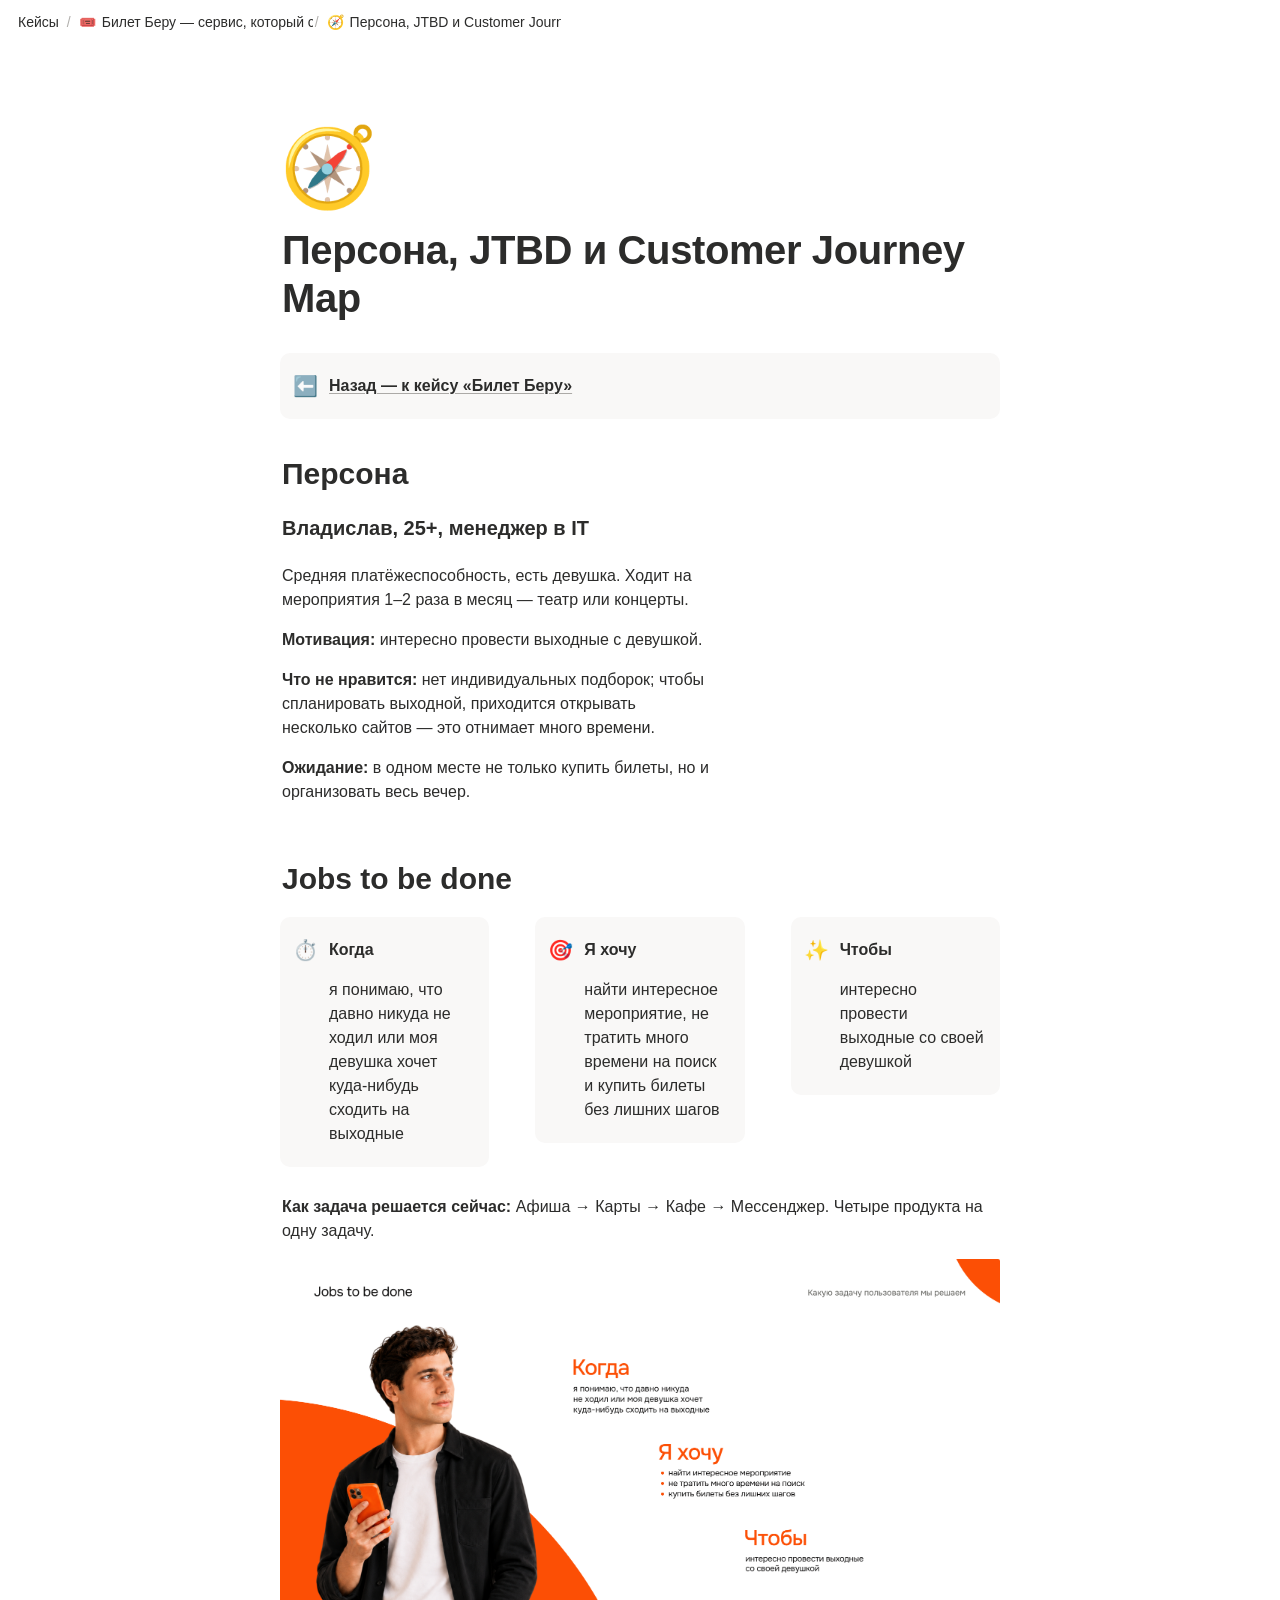
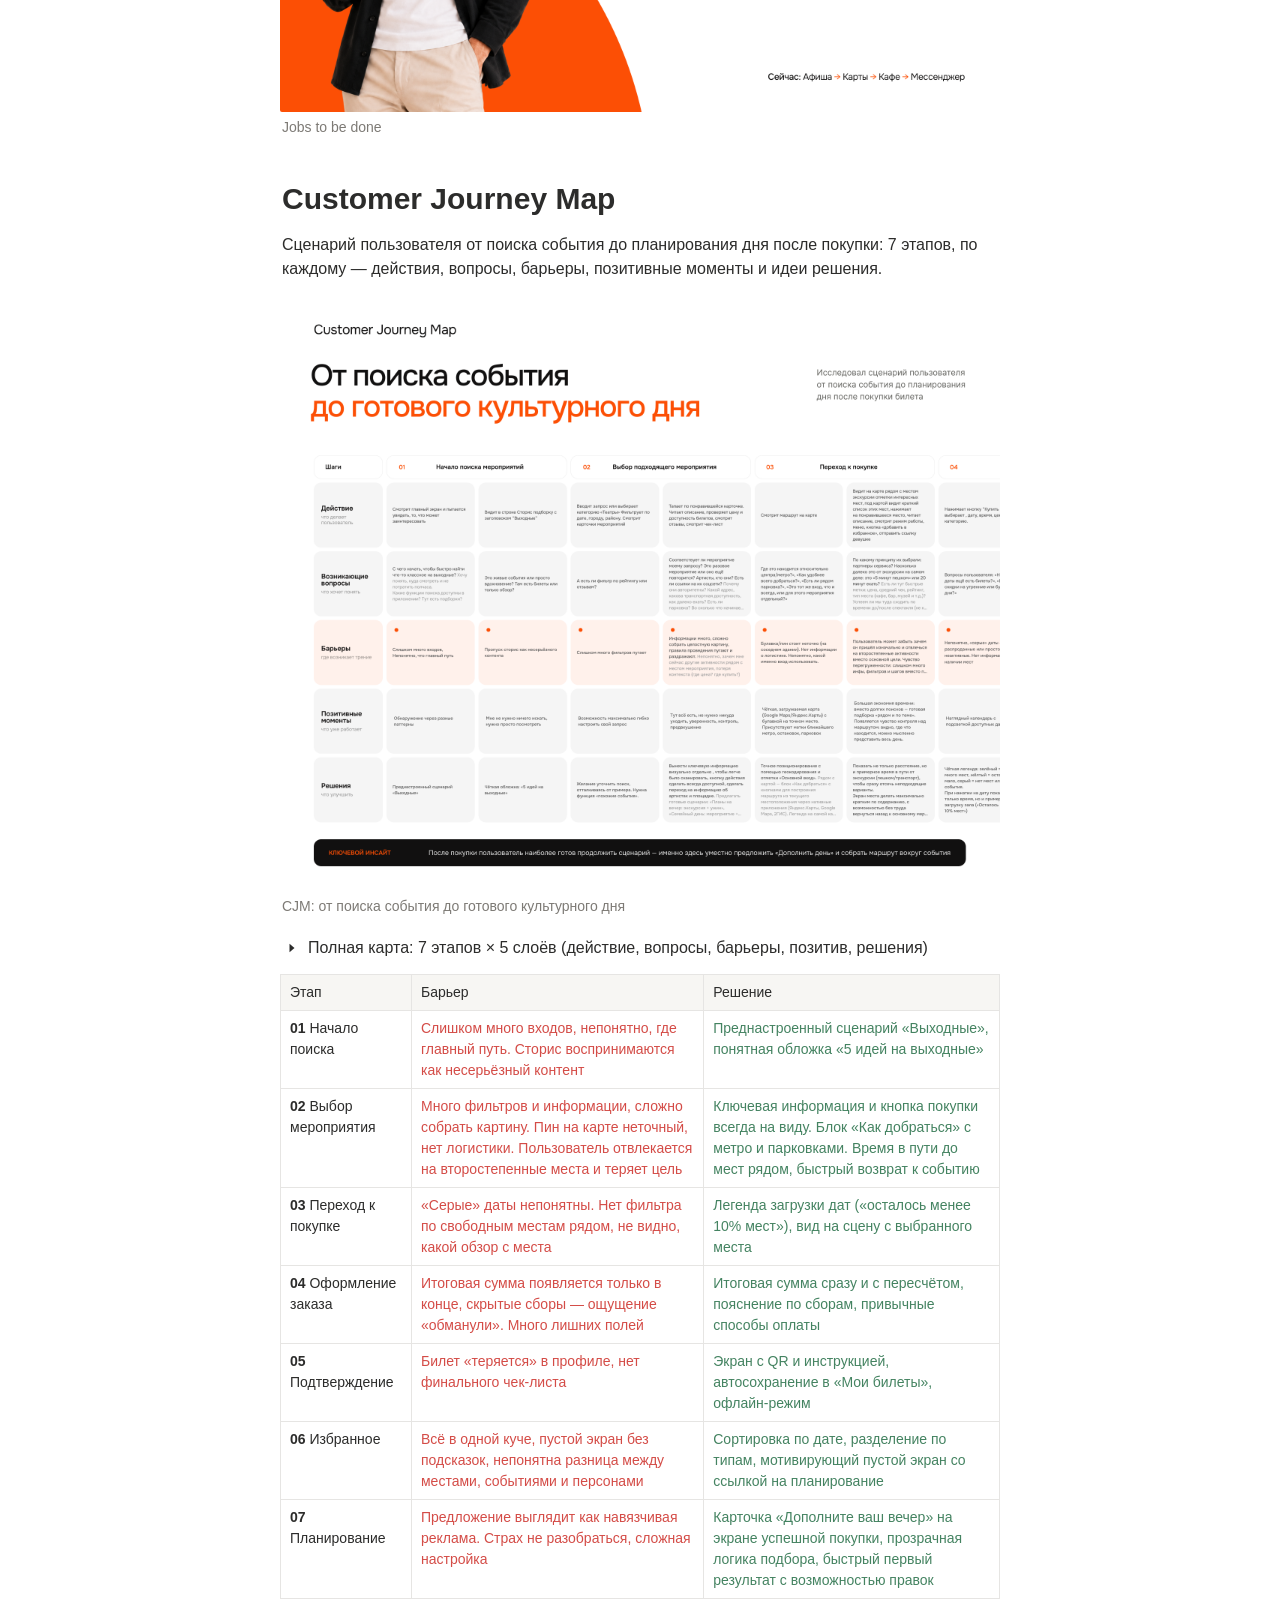
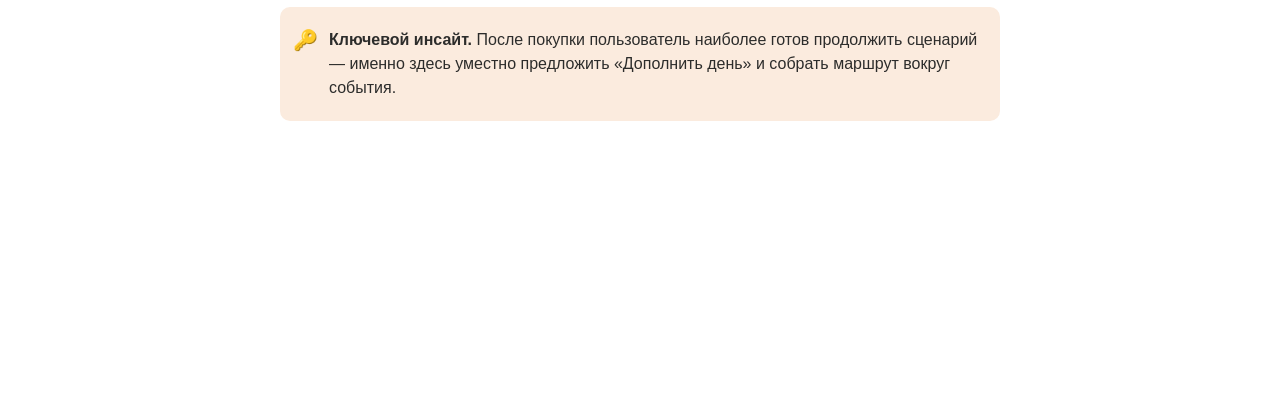
<file: cases/bilet-beru/persona-jtbd-cjm.html>
<!doctype html>
<html lang="ru">
<head>
<meta charset="utf-8">
<meta name="viewport" content="width=device-width, initial-scale=1">
<title>Персона, JTBD и Customer Journey Map — Павлов Алексей</title>
<meta name="description" content="Персона, JTBD и Customer Journey Map. Как задача решается сейчас: Афиша → Карты → Кафе → Мессенджер. Четыре продукта на одну задачу.">
<meta name="color-scheme" content="light dark">
<link rel="icon" href="data:image/svg+xml,%3Csvg%20xmlns%3D%27http%3A//www.w3.org/2000/svg%27%20viewBox%3D%270%200%20100%20100%27%3E%3Ctext%20y%3D%27.9em%27%20font-size%3D%2790%27%3E%F0%9F%A7%AD%3C/text%3E%3C/svg%3E">
<link rel="apple-touch-icon" href="../../assets/img/favicon.png">
<meta property="og:type" content="article">
<meta property="og:locale" content="ru_RU">
<meta property="og:title" content="Персона, JTBD и Customer Journey Map — Павлов Алексей">
<meta property="og:description" content="Персона, JTBD и Customer Journey Map. Как задача решается сейчас: Афиша → Карты → Кафе → Мессенджер. Четыре продукта на одну задачу.">
<meta property="og:image" content="../../assets/img/bilet-beru/persona-jtbd-cjm/jtbd.png">
<meta name="twitter:card" content="summary_large_image">
<link rel="stylesheet" href="../../assets/css/style.css">
</head>
<body class="page-artifact">
<div class="topbar"><nav class="crumbs" aria-label="Навигация"><a class="crumb" href="../../index.html">Кейсы</a><span class="crumb-sep">/</span><a class="crumb" href="../bilet-beru.html"><span class="crumb-icon" aria-hidden="true">🎟️</span>Билет Беру — сервис, который собирает день вокруг культурного события</a><span class="crumb-sep">/</span><span class="crumb crumb-current" aria-current="page"><span class="crumb-icon" aria-hidden="true">🧭</span>Персона, JTBD и Customer Journey Map</span></nav></div>
<main class="page">
<header class="page-header"><div class="page-icon" aria-hidden="true">🧭</div><h1 class="page-title">Персона, JTBD и Customer Journey Map</h1></header>
<article class="page-content">
<div class="n-callout c-gray_bg"><div class="n-callout-icon" aria-hidden="true">⬅️</div><div class="n-callout-body"><p class="n-text"><a class="n-link" href="../bilet-beru.html"><strong>Назад — к кейсу «Билет Беру»</strong></a></p></div></div><h2 id="персона" class="n-h1">Персона</h2><div class="n-columns" style="--n:1"><div class="n-column" style="--r:0.6000"><h4 id="владислав-25-менеджер-в-it" class="n-h3">Владислав, 25+, менеджер в IT</h4><p class="n-text">Средняя платёжеспособность, есть девушка. Ходит на мероприятия 1–2 раза в месяц — театр или концерты.</p><p class="n-text"><strong>Мотивация:</strong> интересно провести выходные с девушкой.</p><p class="n-text"><strong>Что не нравится:</strong> нет индивидуальных подборок; чтобы спланировать выходной, приходится открывать несколько сайтов — это отнимает много времени.</p><p class="n-text"><strong>Ожидание:</strong> в одном месте не только купить билеты, но и организовать весь вечер.</p></div></div><h2 id="jobs-to-be-done" class="n-h1">Jobs to be done</h2><div class="n-columns" style="--n:3"><div class="n-column" style="--r:0.3333"><div class="n-callout c-gray_bg"><div class="n-callout-icon" aria-hidden="true">⏱️</div><div class="n-callout-body"><p class="n-text"><strong>Когда</strong></p><p class="n-text">я понимаю, что давно никуда не ходил или моя девушка хочет куда-нибудь сходить на выходные</p></div></div></div><div class="n-column" style="--r:0.3333"><div class="n-callout c-gray_bg"><div class="n-callout-icon" aria-hidden="true">🎯</div><div class="n-callout-body"><p class="n-text"><strong>Я хочу</strong></p><p class="n-text">найти интересное мероприятие, не тратить много времени на поиск и купить билеты без лишних шагов</p></div></div></div><div class="n-column" style="--r:0.3333"><div class="n-callout c-gray_bg"><div class="n-callout-icon" aria-hidden="true">✨</div><div class="n-callout-body"><p class="n-text"><strong>Чтобы</strong></p><p class="n-text">интересно провести выходные со своей девушкой</p></div></div></div></div><p class="n-text"><strong>Как задача решается сейчас:</strong> Афиша → Карты → Кафе → Мессенджер. Четыре продукта на одну задачу.</p><figure class="n-image"><img src="../../assets/img/bilet-beru/persona-jtbd-cjm/jtbd.png" alt="Jobs to be done" decoding="async"><figcaption>Jobs to be done</figcaption></figure><h2 id="customer-journey-map" class="n-h1">Customer Journey Map</h2><p class="n-text">Сценарий пользователя от поиска события до планирования дня после покупки: 7 этапов, по каждому — действия, вопросы, барьеры, позитивные моменты и идеи решения.</p><figure class="n-image"><img src="../../assets/img/bilet-beru/persona-jtbd-cjm/cjm.png" alt="CJM: от поиска события до готового культурного дня" loading="lazy" decoding="async"><figcaption>CJM: от поиска события до готового культурного дня</figcaption></figure><details class="n-toggle"><summary>Полная карта: 7 этапов × 5 слоёв (действие, вопросы, барьеры, позитив, решения)</summary><div class="n-toggle-body"><figure class="n-image"><img src="../../assets/img/bilet-beru/persona-jtbd-cjm/cjm-full.png" alt="Полная CJM" loading="lazy" decoding="async"><figcaption>Полная CJM</figcaption></figure></div></details><div class="n-table-wrap"><table class="n-table"><colgroup><col><col class="c-red"><col class="c-green"></colgroup><tbody><tr class="n-tr"><th scope="col" class="n-cell">Этап</th><th scope="col" class="n-cell">Барьер</th><th scope="col" class="n-cell">Решение</th></tr><tr class="n-tr"><td class="n-cell"><strong>01</strong> Начало поиска</td><td class="n-cell c-red">Слишком много входов, непонятно, где главный путь. Сторис воспринимаются как несерьёзный контент</td><td class="n-cell c-green">Преднастроенный сценарий «Выходные», понятная обложка «5 идей на выходные»</td></tr><tr class="n-tr"><td class="n-cell"><strong>02</strong> Выбор мероприятия</td><td class="n-cell c-red">Много фильтров и информации, сложно собрать картину. Пин на карте неточный, нет логистики. Пользователь отвлекается на второстепенные места и теряет цель</td><td class="n-cell c-green">Ключевая информация и кнопка покупки всегда на виду. Блок «Как добраться» с метро и парковками. Время в пути до мест рядом, быстрый возврат к событию</td></tr><tr class="n-tr"><td class="n-cell"><strong>03</strong> Переход к покупке</td><td class="n-cell c-red">«Серые» даты непонятны. Нет фильтра по свободным местам рядом, не видно, какой обзор с места</td><td class="n-cell c-green">Легенда загрузки дат («осталось менее 10% мест»), вид на сцену с выбранного места</td></tr><tr class="n-tr"><td class="n-cell"><strong>04</strong> Оформление заказа</td><td class="n-cell c-red">Итоговая сумма появляется только в конце, скрытые сборы — ощущение «обманули». Много лишних полей</td><td class="n-cell c-green">Итоговая сумма сразу и с пересчётом, пояснение по сборам, привычные способы оплаты</td></tr><tr class="n-tr"><td class="n-cell"><strong>05</strong> Подтверждение</td><td class="n-cell c-red">Билет «теряется» в профиле, нет финального чек-листа</td><td class="n-cell c-green">Экран с QR и инструкцией, автосохранение в «Мои билеты», офлайн-режим</td></tr><tr class="n-tr"><td class="n-cell"><strong>06</strong> Избранное</td><td class="n-cell c-red">Всё в одной куче, пустой экран без подсказок, непонятна разница между местами, событиями и персонами</td><td class="n-cell c-green">Сортировка по дате, разделение по типам, мотивирующий пустой экран со ссылкой на планирование</td></tr><tr class="n-tr"><td class="n-cell"><strong>07</strong> Планирование</td><td class="n-cell c-red">Предложение выглядит как навязчивая реклама. Страх не разобраться, сложная настройка</td><td class="n-cell c-green">Карточка «Дополните ваш вечер» на экране успешной покупки, прозрачная логика подбора, быстрый первый результат с возможностью правок</td></tr></tbody></table></div><div class="n-callout c-orange_bg"><div class="n-callout-icon" aria-hidden="true">🔑</div><div class="n-callout-body"><p class="n-text"><strong>Ключевой инсайт.</strong> После покупки пользователь наиболее готов продолжить сценарий — именно здесь уместно предложить «Дополнить день» и собрать маршрут вокруг события.</p></div></div>
</article>
</main>
</body>
</html>
</file>
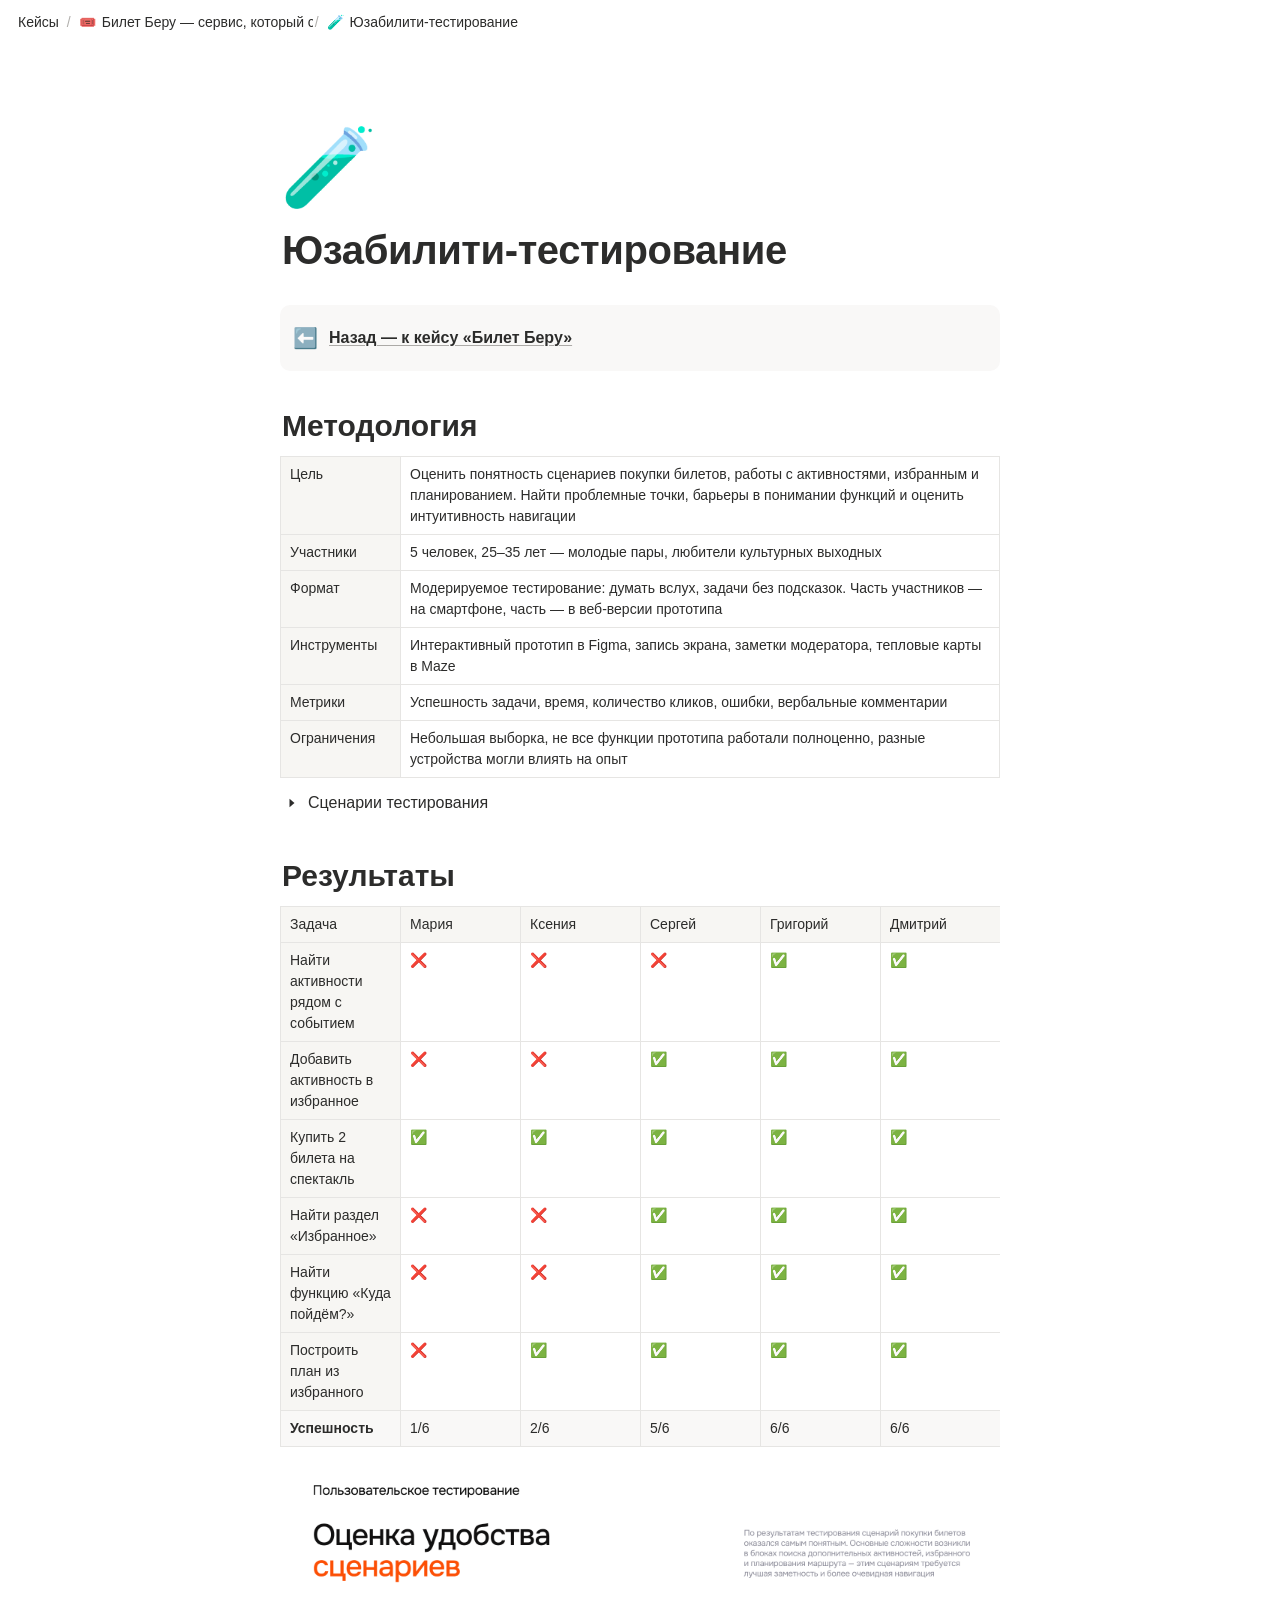
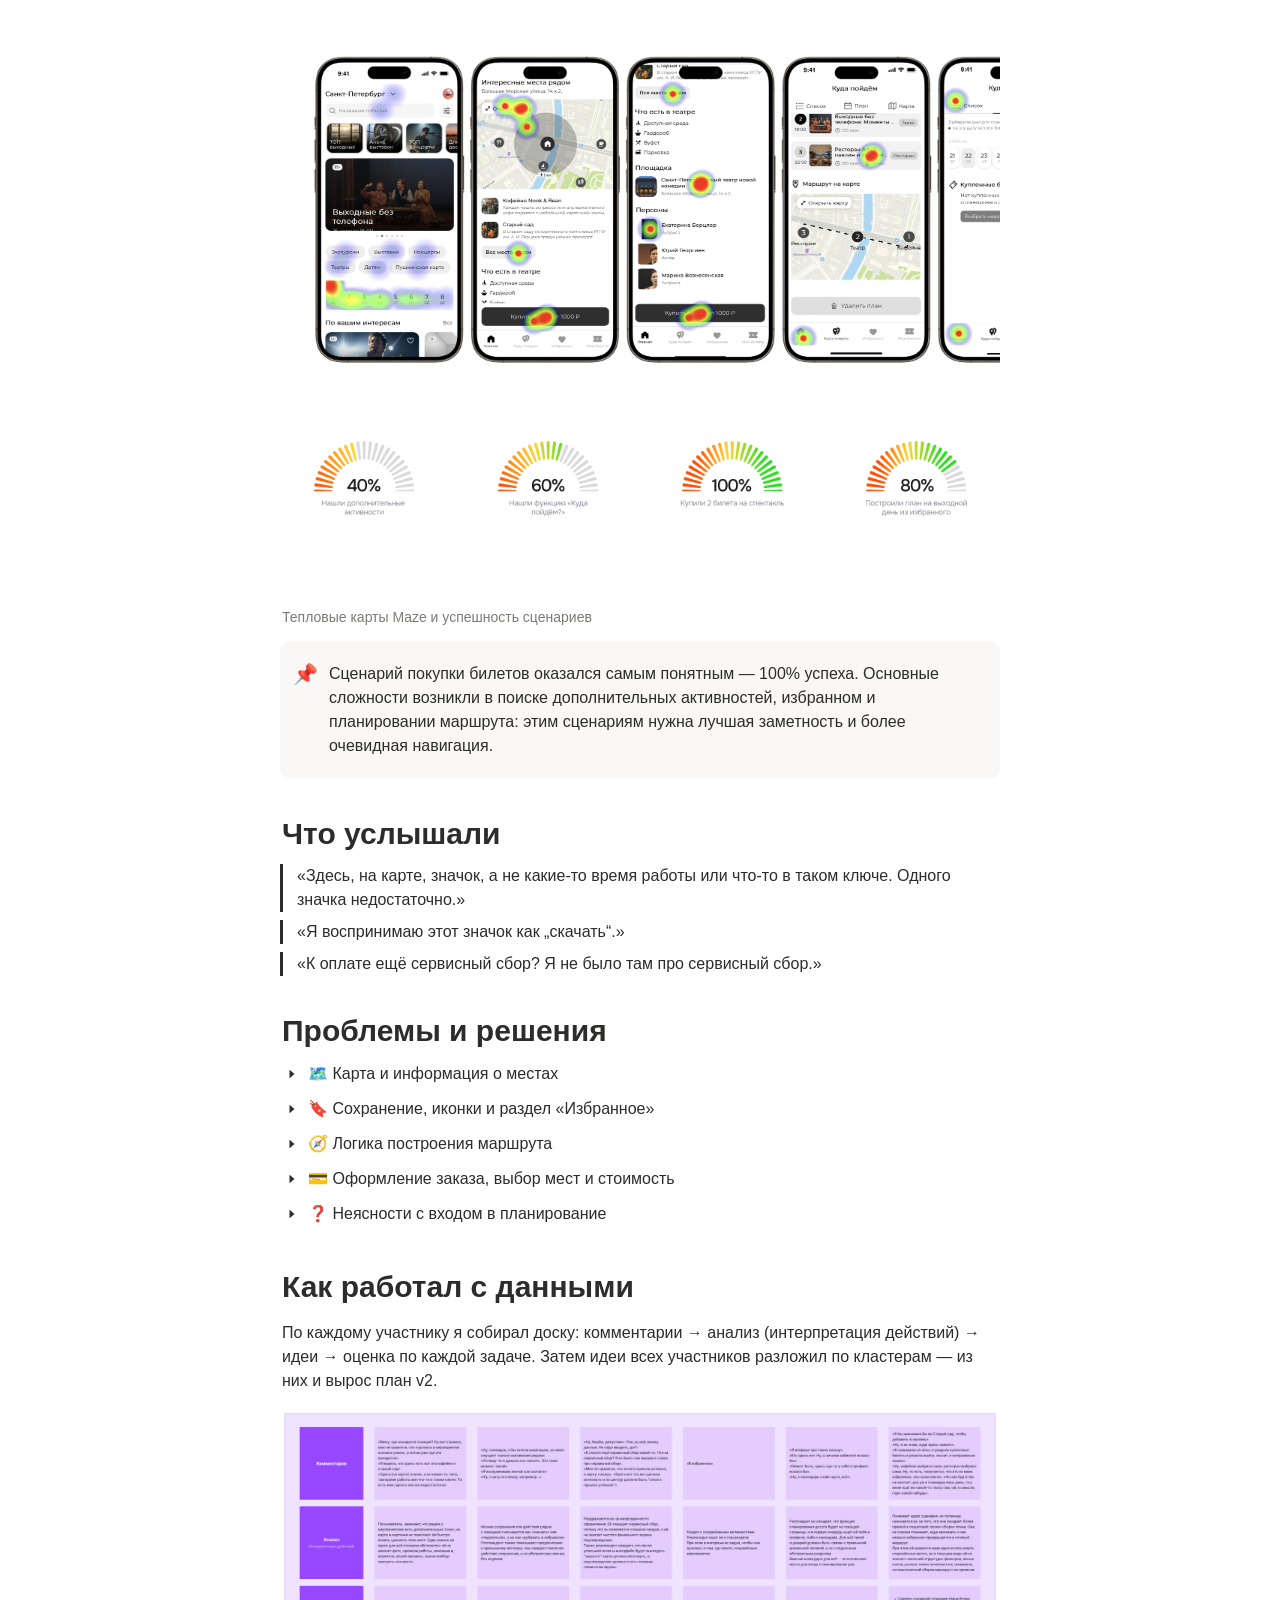
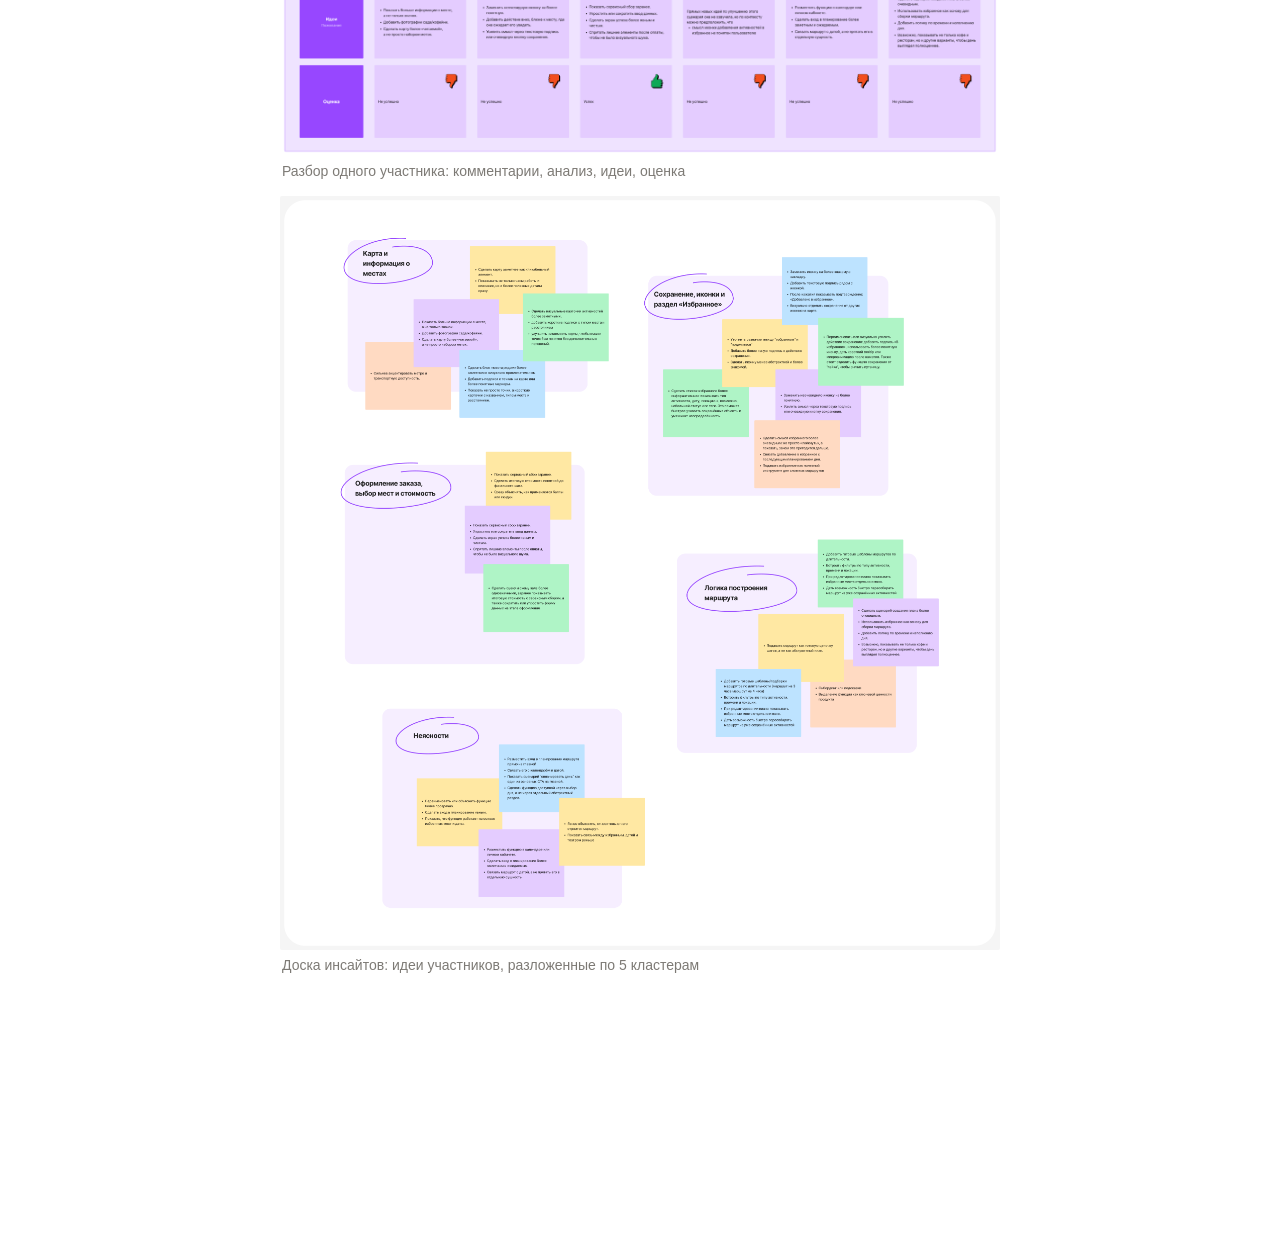
<file: cases/bilet-beru/usability-testing.html>
<!doctype html>
<html lang="ru">
<head>
<meta charset="utf-8">
<meta name="viewport" content="width=device-width, initial-scale=1">
<title>Юзабилити-тестирование — Павлов Алексей</title>
<meta name="description" content="Юзабилити-тестирование. По каждому участнику я собирал доску: комментарии → анализ (интерпретация действий) → идеи → оценка по каждой задаче. Затем идеи всех участников разложил по кластерам — из них и вырос план v2.">
<meta name="color-scheme" content="light dark">
<link rel="icon" href="data:image/svg+xml,%3Csvg%20xmlns%3D%27http%3A//www.w3.org/2000/svg%27%20viewBox%3D%270%200%20100%20100%27%3E%3Ctext%20y%3D%27.9em%27%20font-size%3D%2790%27%3E%F0%9F%A7%AA%3C/text%3E%3C/svg%3E">
<link rel="apple-touch-icon" href="../../assets/img/favicon.png">
<meta property="og:type" content="article">
<meta property="og:locale" content="ru_RU">
<meta property="og:title" content="Юзабилити-тестирование — Павлов Алексей">
<meta property="og:description" content="Юзабилити-тестирование. По каждому участнику я собирал доску: комментарии → анализ (интерпретация действий) → идеи → оценка по каждой задаче. Затем идеи всех участников разложил по кластерам — из них и вырос план v2.">
<meta property="og:image" content="../../assets/img/bilet-beru/usability-testing/testing.png">
<meta name="twitter:card" content="summary_large_image">
<link rel="stylesheet" href="../../assets/css/style.css">
</head>
<body class="page-artifact">
<div class="topbar"><nav class="crumbs" aria-label="Навигация"><a class="crumb" href="../../index.html">Кейсы</a><span class="crumb-sep">/</span><a class="crumb" href="../bilet-beru.html"><span class="crumb-icon" aria-hidden="true">🎟️</span>Билет Беру — сервис, который собирает день вокруг культурного события</a><span class="crumb-sep">/</span><span class="crumb crumb-current" aria-current="page"><span class="crumb-icon" aria-hidden="true">🧪</span>Юзабилити-тестирование</span></nav></div>
<main class="page">
<header class="page-header"><div class="page-icon" aria-hidden="true">🧪</div><h1 class="page-title">Юзабилити-тестирование</h1></header>
<article class="page-content">
<div class="n-callout c-gray_bg"><div class="n-callout-icon" aria-hidden="true">⬅️</div><div class="n-callout-body"><p class="n-text"><a class="n-link" href="../bilet-beru.html"><strong>Назад — к кейсу «Билет Беру»</strong></a></p></div></div><h2 id="методология" class="n-h1">Методология</h2><div class="n-table-wrap"><table class="n-table"><colgroup><col><col></colgroup><tbody><tr class="n-tr"><th scope="row" class="n-cell">Цель</th><td class="n-cell">Оценить понятность сценариев покупки билетов, работы с активностями, избранным и планированием. Найти проблемные точки, барьеры в понимании функций и оценить интуитивность навигации</td></tr><tr class="n-tr"><th scope="row" class="n-cell">Участники</th><td class="n-cell">5 человек, 25–35 лет — молодые пары, любители культурных выходных</td></tr><tr class="n-tr"><th scope="row" class="n-cell">Формат</th><td class="n-cell">Модерируемое тестирование: думать вслух, задачи без подсказок. Часть участников — на смартфоне, часть — в веб-версии прототипа</td></tr><tr class="n-tr"><th scope="row" class="n-cell">Инструменты</th><td class="n-cell">Интерактивный прототип в Figma, запись экрана, заметки модератора, тепловые карты в Maze</td></tr><tr class="n-tr"><th scope="row" class="n-cell">Метрики</th><td class="n-cell">Успешность задачи, время, количество кликов, ошибки, вербальные комментарии</td></tr><tr class="n-tr"><th scope="row" class="n-cell">Ограничения</th><td class="n-cell">Небольшая выборка, не все функции прототипа работали полноценно, разные устройства могли влиять на опыт</td></tr></tbody></table></div><details class="n-toggle"><summary>Сценарии тестирования</summary><div class="n-toggle-body"><p class="n-text"><strong>Сценарий 1.</strong> Представьте, что планируете провести весь день 25 апреля с партнёром. Вы нашли спектакль и открыли его страницу. Оцените, достаточно ли информации для покупки, купите 2 билета и проверьте, можно ли на этой странице спланировать остаток дня.</p><p class="n-text"><strong>Сценарий 2.</strong> На предыдущем шаге вы сохраняли понравившиеся места. Найдите, где они хранятся, и составьте из них план на выходной.</p><p class="n-text"><strong>Дебрифинг:</strong> насколько сложной была покупка, помогает ли карта «интересных мест рядом», насколько полезна фича «Куда пойдём?», стали бы вы ей пользоваться.</p></div></details><h2 id="результаты" class="n-h1">Результаты</h2><div class="n-table-wrap"><table class="n-table"><colgroup><col><col><col><col><col><col><col></colgroup><tbody><tr class="n-tr"><th scope="col" class="n-cell">Задача</th><th scope="col" class="n-cell">Мария</th><th scope="col" class="n-cell">Ксения</th><th scope="col" class="n-cell">Сергей</th><th scope="col" class="n-cell">Григорий</th><th scope="col" class="n-cell">Дмитрий</th><th scope="col" class="n-cell">Итог</th></tr><tr class="n-tr"><th scope="row" class="n-cell">Найти активности рядом с событием</th><td class="n-cell">❌</td><td class="n-cell">❌</td><td class="n-cell">❌</td><td class="n-cell">✅</td><td class="n-cell">✅</td><td class="n-cell"><strong>40%</strong></td></tr><tr class="n-tr"><th scope="row" class="n-cell">Добавить активность в избранное</th><td class="n-cell">❌</td><td class="n-cell">❌</td><td class="n-cell">✅</td><td class="n-cell">✅</td><td class="n-cell">✅</td><td class="n-cell"><strong>60%</strong></td></tr><tr class="n-tr"><th scope="row" class="n-cell">Купить 2 билета на спектакль</th><td class="n-cell">✅</td><td class="n-cell">✅</td><td class="n-cell">✅</td><td class="n-cell">✅</td><td class="n-cell">✅</td><td class="n-cell"><strong>100%</strong></td></tr><tr class="n-tr"><th scope="row" class="n-cell">Найти раздел «Избранное»</th><td class="n-cell">❌</td><td class="n-cell">❌</td><td class="n-cell">✅</td><td class="n-cell">✅</td><td class="n-cell">✅</td><td class="n-cell"><strong>60%</strong></td></tr><tr class="n-tr"><th scope="row" class="n-cell">Найти функцию «Куда пойдём?»</th><td class="n-cell">❌</td><td class="n-cell">❌</td><td class="n-cell">✅</td><td class="n-cell">✅</td><td class="n-cell">✅</td><td class="n-cell"><strong>60%</strong></td></tr><tr class="n-tr"><th scope="row" class="n-cell">Построить план из избранного</th><td class="n-cell">❌</td><td class="n-cell">✅</td><td class="n-cell">✅</td><td class="n-cell">✅</td><td class="n-cell">✅</td><td class="n-cell"><strong>80%</strong></td></tr><tr class="n-tr c-gray_bg"><th scope="row" class="n-cell"><strong>Успешность</strong></th><td class="n-cell">1/6</td><td class="n-cell">2/6</td><td class="n-cell">5/6</td><td class="n-cell">6/6</td><td class="n-cell">6/6</td><td class="n-cell"></td></tr></tbody></table></div><figure class="n-image"><img src="../../assets/img/bilet-beru/usability-testing/testing.png" alt="Тепловые карты Maze и успешность сценариев" decoding="async"><figcaption>Тепловые карты Maze и успешность сценариев</figcaption></figure><div class="n-callout c-gray_bg"><div class="n-callout-icon" aria-hidden="true">📌</div><div class="n-callout-body"><p class="n-text">Сценарий покупки билетов оказался самым понятным — 100% успеха. Основные сложности возникли в поиске дополнительных активностей, избранном и планировании маршрута: этим сценариям нужна лучшая заметность и более очевидная навигация.</p></div></div><h2 id="что-услышали" class="n-h1">Что услышали</h2><blockquote class="n-quote">«Здесь, на карте, значок, а не какие-то время работы или что-то в таком ключе. Одного значка недостаточно.»</blockquote><blockquote class="n-quote">«Я воспринимаю этот значок как „скачать“.»</blockquote><blockquote class="n-quote">«К оплате ещё сервисный сбор? Я не было там про сервисный сбор.»</blockquote><h2 id="проблемы-и-решения" class="n-h1">Проблемы и решения</h2><details class="n-toggle"><summary>🗺️ Карта и информация о местах</summary><div class="n-toggle-body"><p class="n-text"><strong>Проблема:</strong> точки на карте абстрактны, не видно ценности мест рядом.</p><ul class="n-list n-bulleted_list"><li class="n-li">Показывать не значок, а короткие карточки: название, тип места, расстояние, фото</li><li class="n-li">Сделать блок «Места рядом» заметнее, а карту — явно кликабельной</li><li class="n-li">Сильнее подсветить метро и транспортную доступность</li></ul></div></details><details class="n-toggle"><summary>🔖 Сохранение, иконки и раздел «Избранное»</summary><div class="n-toggle-body"><p class="n-text"><strong>Проблема:</strong> иконку сохранения путают со «скачать» и «поделиться», смысл избранного неочевиден.</p><ul class="n-list n-bulleted_list"><li class="n-li">Заменить иконку на привычную закладку, добавить подпись «В избранное» и подтверждение после нажатия</li><li class="n-li">Отделить сохранение от «лайка» и «поделиться»</li><li class="n-li">Показывать в избранном тип, дату и локацию; связать избранное с планированием дня</li></ul></div></details><details class="n-toggle"><summary>🧭 Логика построения маршрута</summary><div class="n-toggle-body"><p class="n-text"><strong>Проблема:</strong> план воспринимается как абстракция, неясно, из чего он строится.</p><ul class="n-list n-bulleted_list"><li class="n-li">Подавать маршрут как готовую цепочку шагов</li><li class="n-li">Добавить шаблоны по длительности: маршрут на 3 или 4 часа</li><li class="n-li">Фильтры по типу активности, времени и локации; явно показывать избранные места при редактировании</li><li class="n-li">Добавлять не только кафе и рестораны, чтобы день выглядел полноценнее</li></ul></div></details><details class="n-toggle"><summary>💳 Оформление заказа, выбор мест и стоимость</summary><div class="n-toggle-body"><p class="n-text"><strong>Проблема:</strong> сервисный сбор появляется слишком поздно, экран успеха перегружен.</p><ul class="n-list n-bulleted_list"><li class="n-li">Показывать сбор и итоговую стоимость заранее, объяснять, как применяются баллы и скидки</li><li class="n-li">Сократить форму данных</li><li class="n-li">Сделать экран успешной оплаты чистым: подтверждение — главный элемент</li></ul></div></details><details class="n-toggle"><summary>❓ Неясности с входом в планирование</summary><div class="n-toggle-body"><p class="n-text"><strong>Проблема:</strong> раздел «Куда пойдём?» воспринимается как отдельная абстрактная сущность.</p><ul class="n-list n-bulleted_list"><li class="n-li">Разместить вход в планирование на главной как один из основных CTA — «Спланировать день»</li><li class="n-li">Связать маршрут с календарём и датой купленного билета</li><li class="n-li">Объяснить, что функция работает на основе избранного и даты</li></ul></div></details><h2 id="как-работал-с-данными" class="n-h1">Как работал с данными</h2><p class="n-text">По каждому участнику я собирал доску: комментарии → анализ (интерпретация действий) → идеи → оценка по каждой задаче. Затем идеи всех участников разложил по кластерам — из них и вырос план v2.</p><figure class="n-image"><img src="../../assets/img/bilet-beru/usability-testing/respondent.png" alt="Разбор одного участника: комментарии, анализ, идеи, оценка" loading="lazy" decoding="async"><figcaption>Разбор одного участника: комментарии, анализ, идеи, оценка</figcaption></figure><figure class="n-image"><img src="../../assets/img/bilet-beru/usability-testing/insights-board.png" alt="Доска инсайтов: идеи участников, разложенные по 5 кластерам" loading="lazy" decoding="async"><figcaption>Доска инсайтов: идеи участников, разложенные по 5 кластерам</figcaption></figure>
</article>
</main>
</body>
</html>
</file>
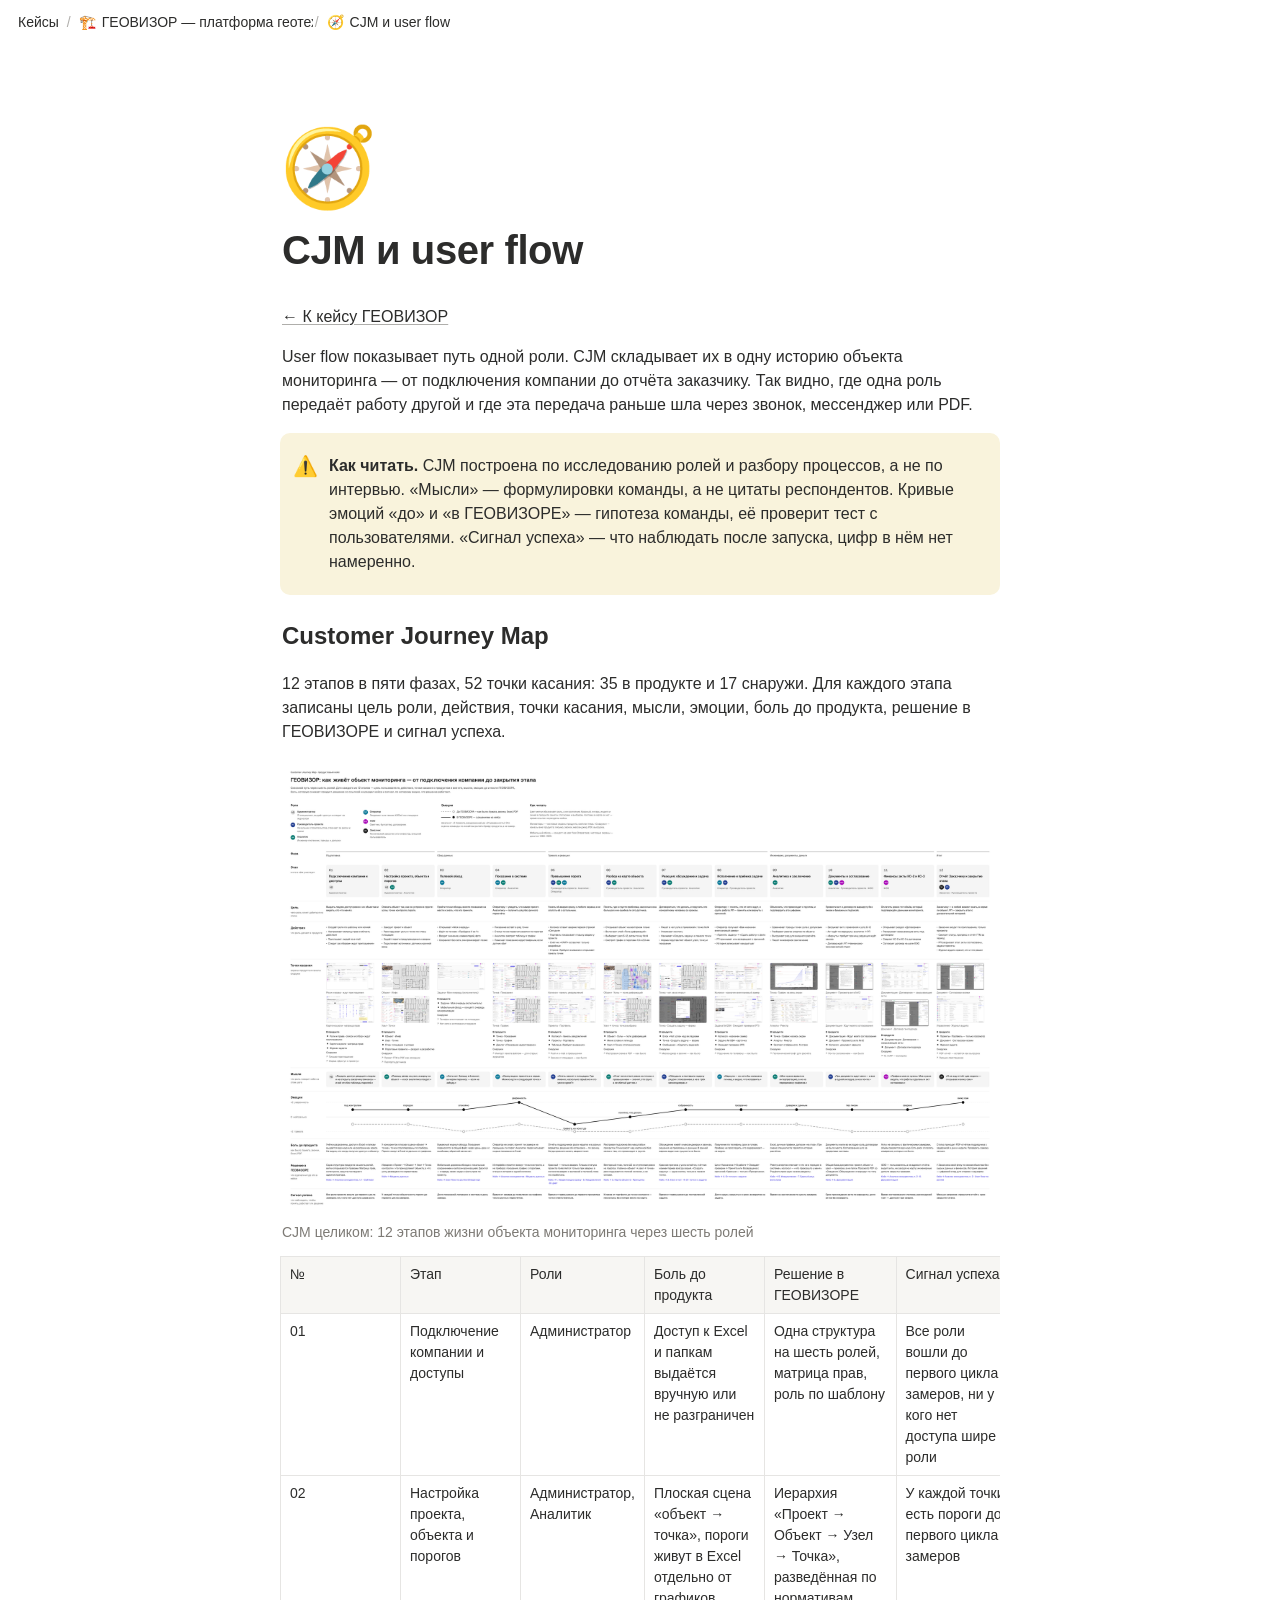
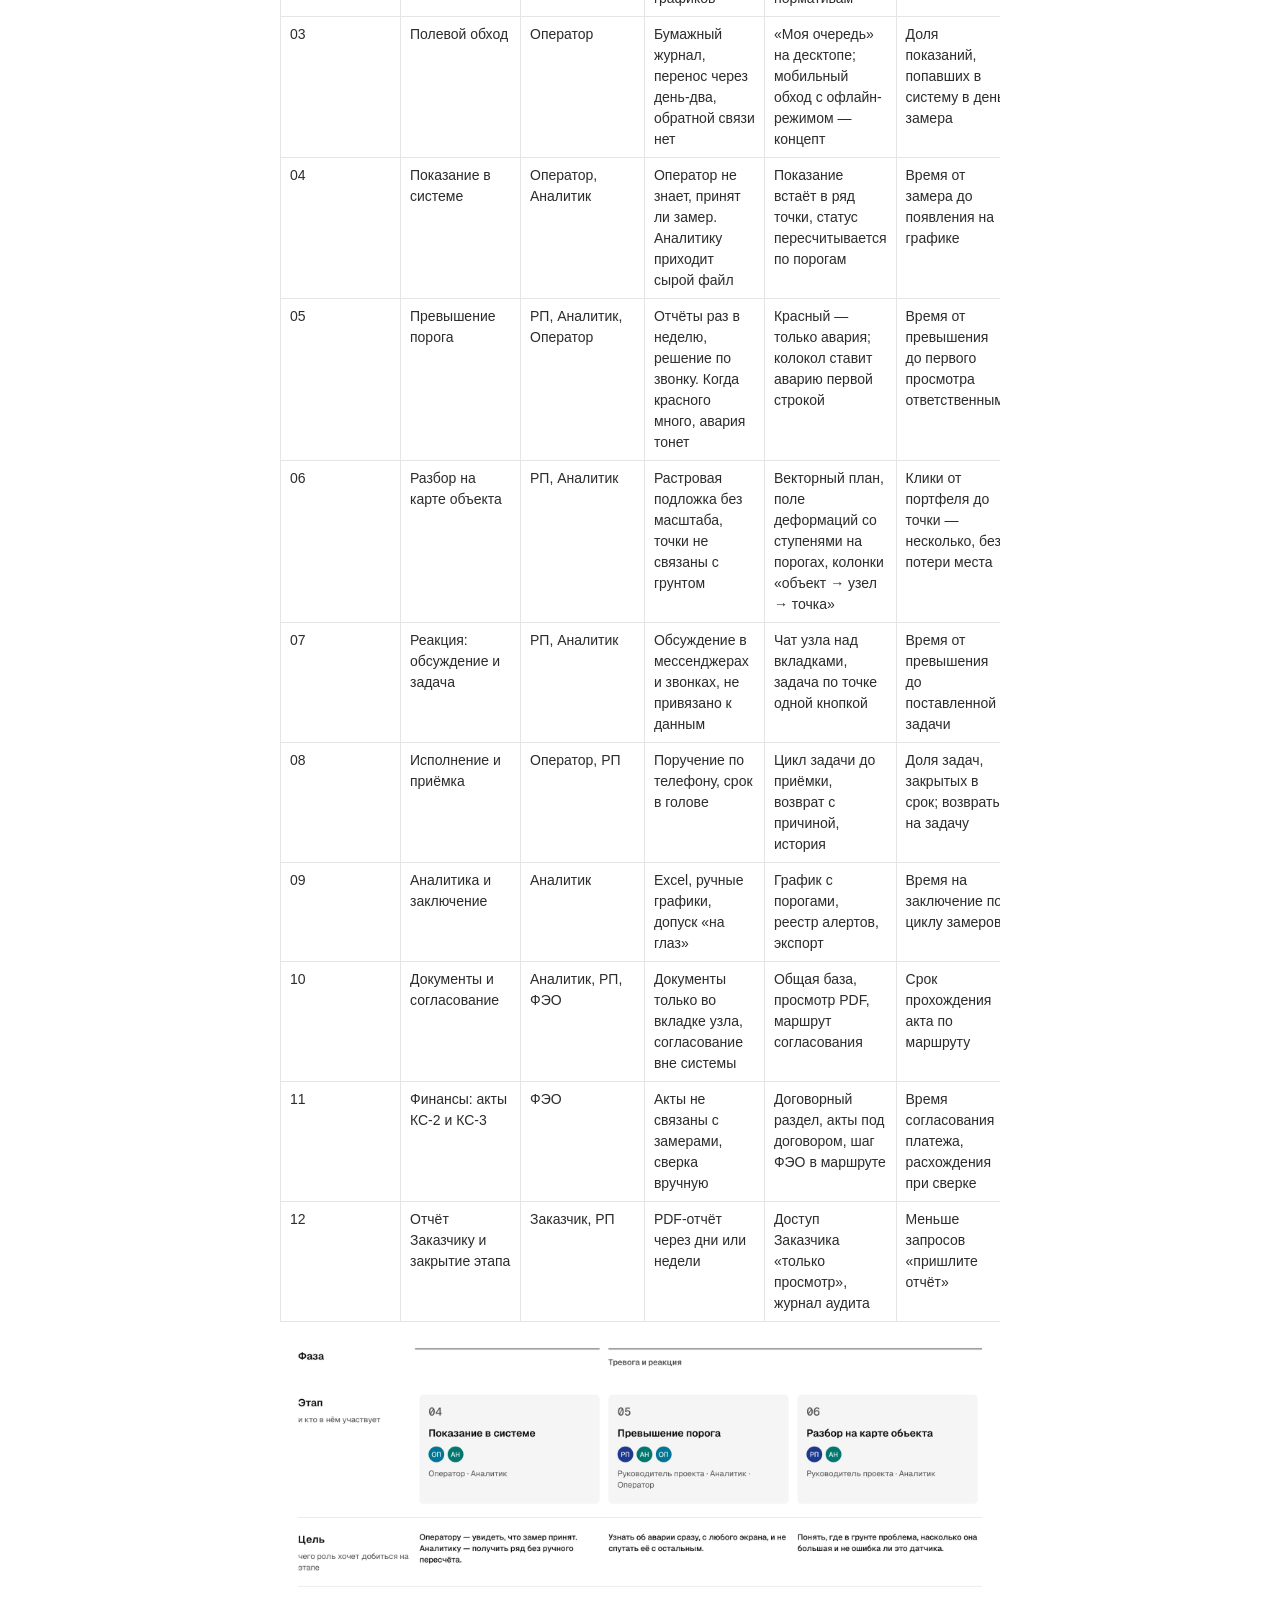
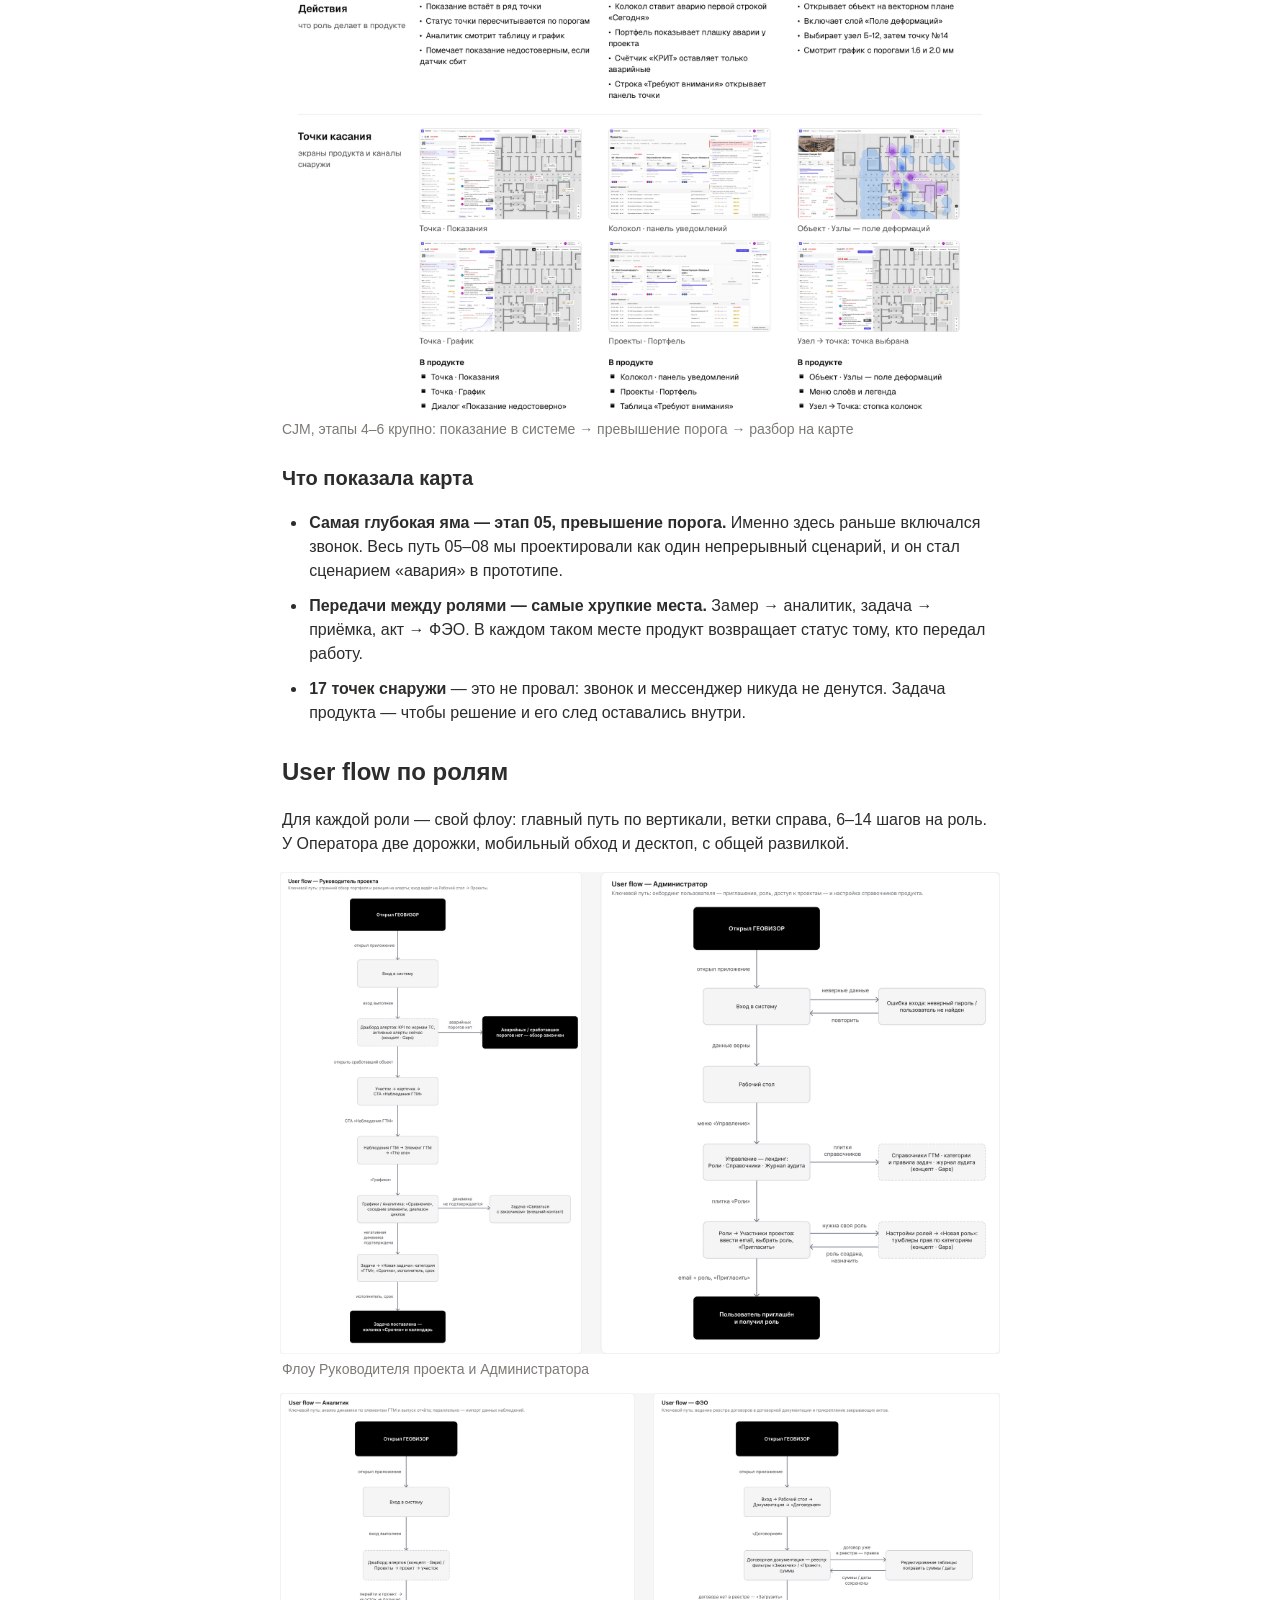
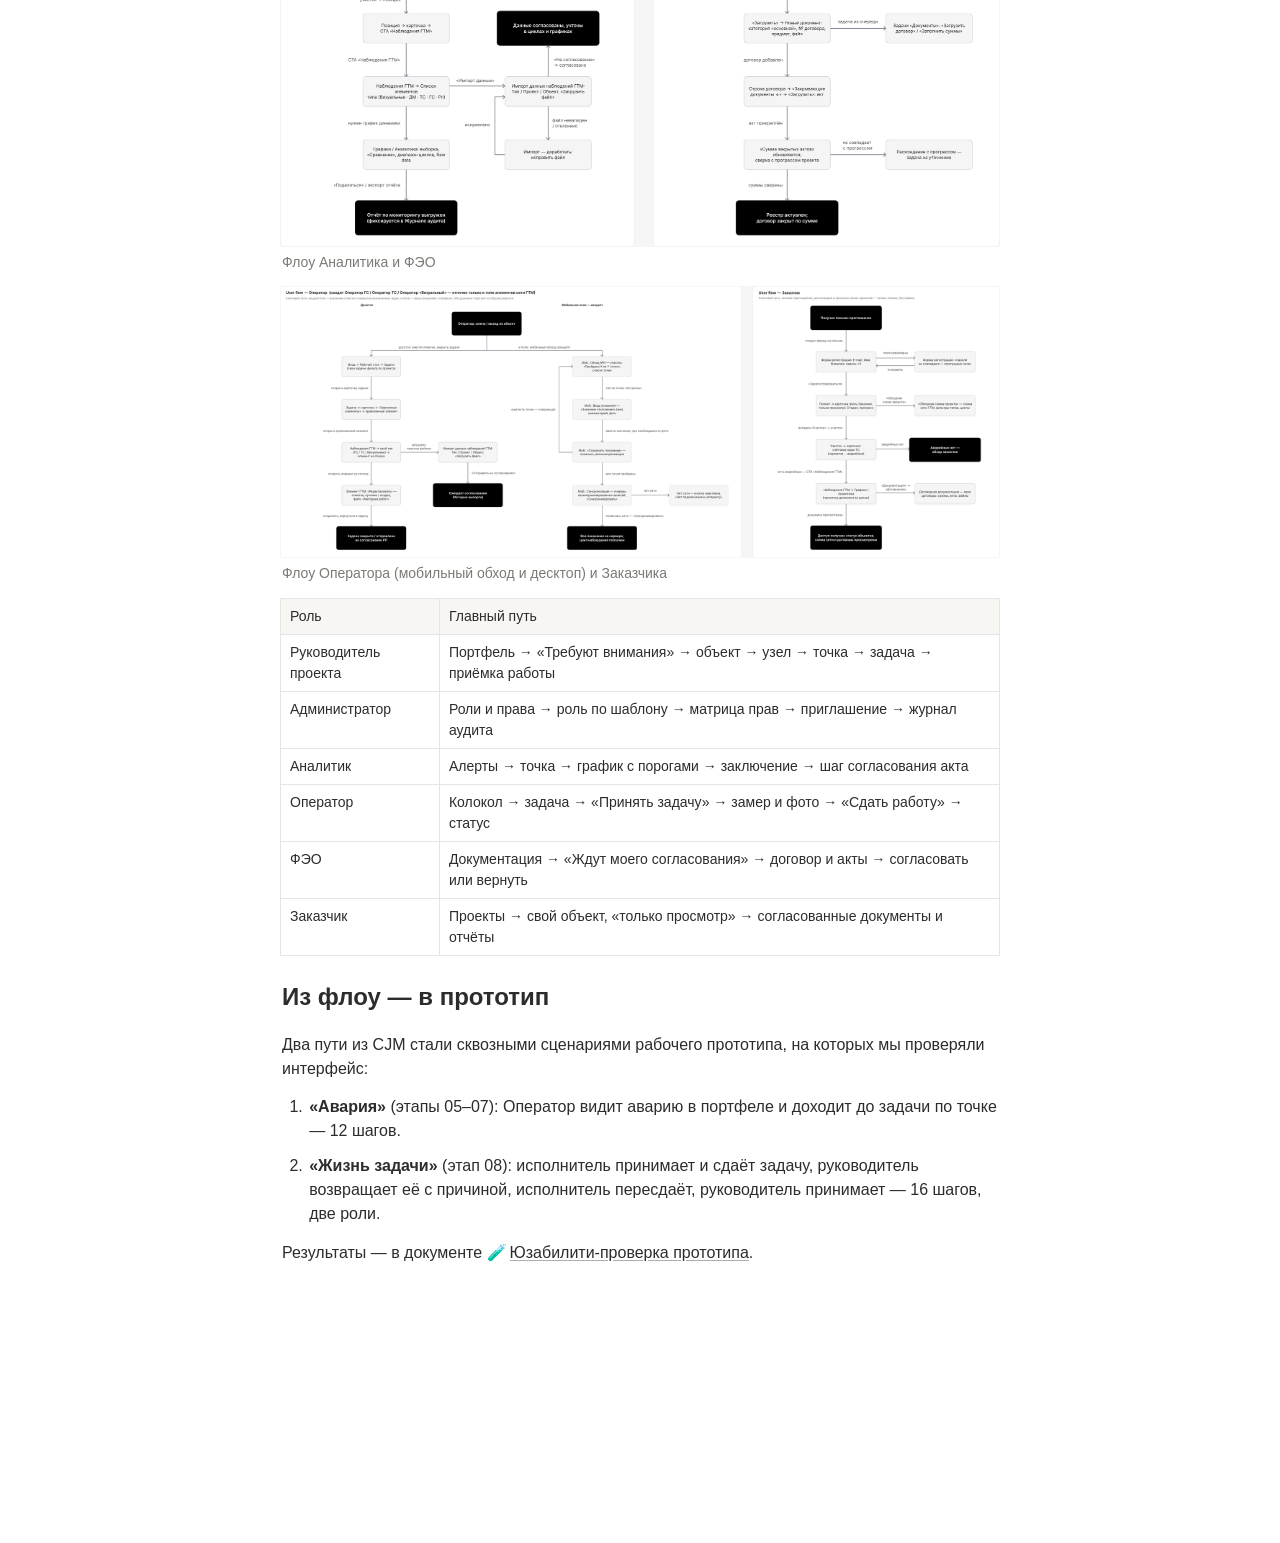
<file: cases/geovizor/cjm-userflow.html>
<!doctype html>
<html lang="ru">
<head>
<meta charset="utf-8">
<meta name="viewport" content="width=device-width, initial-scale=1">
<title>CJM и user flow — Павлов Алексей</title>
<meta name="description" content="CJM и user flow. User flow показывает путь одной роли. CJM складывает их в одну историю объекта мониторинга — от подключения компании до отчёта заказчику. Так видно, где одна роль передаёт работу другой и где эта передача раньше шла через звонок, мессенджер или PDF.">
<meta name="color-scheme" content="light dark">
<link rel="icon" href="data:image/svg+xml,%3Csvg%20xmlns%3D%27http%3A//www.w3.org/2000/svg%27%20viewBox%3D%270%200%20100%20100%27%3E%3Ctext%20y%3D%27.9em%27%20font-size%3D%2790%27%3E%F0%9F%A7%AD%3C/text%3E%3C/svg%3E">
<link rel="apple-touch-icon" href="../../assets/img/favicon.png">
<meta property="og:type" content="article">
<meta property="og:locale" content="ru_RU">
<meta property="og:title" content="CJM и user flow — Павлов Алексей">
<meta property="og:description" content="CJM и user flow. User flow показывает путь одной роли. CJM складывает их в одну историю объекта мониторинга — от подключения компании до отчёта заказчику. Так видно, где одна роль передаёт работу другой и где эта передача раньше шла через звонок, мессенджер или PDF.">
<meta property="og:image" content="../../assets/img/geovizor/cjm-userflow/art-cjm-overview.png">
<meta name="twitter:card" content="summary_large_image">
<link rel="stylesheet" href="../../assets/css/style.css">
</head>
<body class="page-artifact">
<div class="topbar"><nav class="crumbs" aria-label="Навигация"><a class="crumb" href="../../index.html">Кейсы</a><span class="crumb-sep">/</span><a class="crumb" href="../geovizor.html"><span class="crumb-icon" aria-hidden="true">🏗️</span>ГЕОВИЗОР — платформа геотехнического мониторинга</a><span class="crumb-sep">/</span><span class="crumb crumb-current" aria-current="page"><span class="crumb-icon" aria-hidden="true">🧭</span>CJM и user flow</span></nav></div>
<main class="page">
<header class="page-header"><div class="page-icon" aria-hidden="true">🧭</div><h1 class="page-title">CJM и user flow</h1></header>
<article class="page-content">
<p class="n-text"><a class="n-link" href="../geovizor.html">← К кейсу ГЕОВИЗОР</a></p><p class="n-text">User flow показывает путь одной роли. CJM складывает их в одну историю объекта мониторинга — от подключения компании до отчёта заказчику. Так видно, где одна роль передаёт работу другой и где эта передача раньше шла через звонок, мессенджер или PDF.</p><div class="n-callout c-yellow_bg"><div class="n-callout-icon" aria-hidden="true">⚠️</div><div class="n-callout-body"><p class="n-text"><strong>Как читать.</strong> CJM построена по исследованию ролей и разбору процессов, а не по интервью. «Мысли» — формулировки команды, а не цитаты респондентов. Кривые эмоций «до» и «в ГЕОВИЗОРЕ» — гипотеза команды, её проверит тест с пользователями. «Сигнал успеха» — что наблюдать после запуска, цифр в нём нет намеренно.</p></div></div><h3 id="customer-journey-map" class="n-h2">Customer Journey Map</h3><p class="n-text">12 этапов в пяти фазах, 52 точки касания: 35 в продукте и 17 снаружи. Для каждого этапа записаны цель роли, действия, точки касания, мысли, эмоции, боль до продукта, решение в ГЕОВИЗОРЕ и сигнал успеха.</p><figure class="n-image"><img src="../../assets/img/geovizor/cjm-userflow/art-cjm-overview.png" alt="CJM целиком: 12 этапов жизни объекта мониторинга через шесть ролей" decoding="async"><figcaption>CJM целиком: 12 этапов жизни объекта мониторинга через шесть ролей</figcaption></figure><div class="n-table-wrap"><table class="n-table"><colgroup><col><col><col><col><col><col></colgroup><tbody><tr class="n-tr"><th scope="col" class="n-cell">№</th><th scope="col" class="n-cell">Этап</th><th scope="col" class="n-cell">Роли</th><th scope="col" class="n-cell">Боль до продукта</th><th scope="col" class="n-cell">Решение в ГЕОВИЗОРЕ</th><th scope="col" class="n-cell">Сигнал успеха</th></tr><tr class="n-tr"><td class="n-cell">01</td><td class="n-cell">Подключение компании и доступы</td><td class="n-cell">Администратор</td><td class="n-cell">Доступ к Excel и папкам выдаётся вручную или не разграничен</td><td class="n-cell">Одна структура на шесть ролей, матрица прав, роль по шаблону</td><td class="n-cell">Все роли вошли до первого цикла замеров, ни у кого нет доступа шире роли</td></tr><tr class="n-tr"><td class="n-cell">02</td><td class="n-cell">Настройка проекта, объекта и порогов</td><td class="n-cell">Администратор, Аналитик</td><td class="n-cell">Плоская сцена «объект → точка», пороги живут в Excel отдельно от графиков</td><td class="n-cell">Иерархия «Проект → Объект → Узел → Точка», разведённая по нормативам</td><td class="n-cell">У каждой точки есть пороги до первого цикла замеров</td></tr><tr class="n-tr"><td class="n-cell">03</td><td class="n-cell">Полевой обход</td><td class="n-cell">Оператор</td><td class="n-cell">Бумажный журнал, перенос через день-два, обратной связи нет</td><td class="n-cell">«Моя очередь» на десктопе; мобильный обход с офлайн-режимом — концепт</td><td class="n-cell">Доля показаний, попавших в систему в день замера</td></tr><tr class="n-tr"><td class="n-cell">04</td><td class="n-cell">Показание в системе</td><td class="n-cell">Оператор, Аналитик</td><td class="n-cell">Оператор не знает, принят ли замер. Аналитику приходит сырой файл</td><td class="n-cell">Показание встаёт в ряд точки, статус пересчитывается по порогам</td><td class="n-cell">Время от замера до появления на графике</td></tr><tr class="n-tr"><td class="n-cell">05</td><td class="n-cell">Превышение порога</td><td class="n-cell">РП, Аналитик, Оператор</td><td class="n-cell">Отчёты раз в неделю, решение по звонку. Когда красного много, авария тонет</td><td class="n-cell">Красный — только авария; колокол ставит аварию первой строкой</td><td class="n-cell">Время от превышения до первого просмотра ответственным</td></tr><tr class="n-tr"><td class="n-cell">06</td><td class="n-cell">Разбор на карте объекта</td><td class="n-cell">РП, Аналитик</td><td class="n-cell">Растровая подложка без масштаба, точки не связаны с грунтом</td><td class="n-cell">Векторный план, поле деформаций со ступенями на порогах, колонки «объект → узел → точка»</td><td class="n-cell">Клики от портфеля до точки — несколько, без потери места</td></tr><tr class="n-tr"><td class="n-cell">07</td><td class="n-cell">Реакция: обсуждение и задача</td><td class="n-cell">РП, Аналитик</td><td class="n-cell">Обсуждение в мессенджерах и звонках, не привязано к данным</td><td class="n-cell">Чат узла над вкладками, задача по точке одной кнопкой</td><td class="n-cell">Время от превышения до поставленной задачи</td></tr><tr class="n-tr"><td class="n-cell">08</td><td class="n-cell">Исполнение и приёмка</td><td class="n-cell">Оператор, РП</td><td class="n-cell">Поручение по телефону, срок в голове</td><td class="n-cell">Цикл задачи до приёмки, возврат с причиной, история</td><td class="n-cell">Доля задач, закрытых в срок; возвраты на задачу</td></tr><tr class="n-tr"><td class="n-cell">09</td><td class="n-cell">Аналитика и заключение</td><td class="n-cell">Аналитик</td><td class="n-cell">Excel, ручные графики, допуск «на глаз»</td><td class="n-cell">График с порогами, реестр алертов, экспорт</td><td class="n-cell">Время на заключение по циклу замеров</td></tr><tr class="n-tr"><td class="n-cell">10</td><td class="n-cell">Документы и согласование</td><td class="n-cell">Аналитик, РП, ФЭО</td><td class="n-cell">Документы только во вкладке узла, согласование вне системы</td><td class="n-cell">Общая база, просмотр PDF, маршрут согласования</td><td class="n-cell">Срок прохождения акта по маршруту</td></tr><tr class="n-tr"><td class="n-cell">11</td><td class="n-cell">Финансы: акты КС-2 и КС-3</td><td class="n-cell">ФЭО</td><td class="n-cell">Акты не связаны с замерами, сверка вручную</td><td class="n-cell">Договорный раздел, акты под договором, шаг ФЭО в маршруте</td><td class="n-cell">Время согласования платежа, расхождения при сверке</td></tr><tr class="n-tr"><td class="n-cell">12</td><td class="n-cell">Отчёт Заказчику и закрытие этапа</td><td class="n-cell">Заказчик, РП</td><td class="n-cell">PDF-отчёт через дни или недели</td><td class="n-cell">Доступ Заказчика «только просмотр», журнал аудита</td><td class="n-cell">Меньше запросов «пришлите отчёт»</td></tr></tbody></table></div><figure class="n-image"><img src="../../assets/img/geovizor/cjm-userflow/art-cjm-04-06.png" alt="CJM, этапы 4–6 крупно: показание в системе → превышение порога → разбор на карте" loading="lazy" decoding="async"><figcaption>CJM, этапы 4–6 крупно: показание в системе → превышение порога → разбор на карте</figcaption></figure><h4 id="что-показала-карта" class="n-h3">Что показала карта</h4><ul class="n-list n-bulleted_list"><li class="n-li"><strong>Самая глубокая яма — этап 05, превышение порога.</strong> Именно здесь раньше включался звонок. Весь путь 05–08 мы проектировали как один непрерывный сценарий, и он стал сценарием «авария» в прототипе.</li><li class="n-li"><strong>Передачи между ролями — самые хрупкие места.</strong> Замер → аналитик, задача → приёмка, акт → ФЭО. В каждом таком месте продукт возвращает статус тому, кто передал работу.</li><li class="n-li"><strong>17 точек снаружи</strong> — это не провал: звонок и мессенджер никуда не денутся. Задача продукта — чтобы решение и его след оставались внутри.</li></ul><h3 id="user-flow-по-ролям" class="n-h2">User flow по ролям</h3><p class="n-text">Для каждой роли — свой флоу: главный путь по вертикали, ветки справа, 6–14 шагов на роль. У Оператора две дорожки, мобильный обход и десктоп, с общей развилкой.</p><figure class="n-image"><img src="../../assets/img/geovizor/cjm-userflow/art-userflow-pm-admin.png" alt="Флоу Руководителя проекта и Администратора" loading="lazy" decoding="async"><figcaption>Флоу Руководителя проекта и Администратора</figcaption></figure><figure class="n-image"><img src="../../assets/img/geovizor/cjm-userflow/art-userflow-analyst-feo.png" alt="Флоу Аналитика и ФЭО" loading="lazy" decoding="async"><figcaption>Флоу Аналитика и ФЭО</figcaption></figure><figure class="n-image"><img src="../../assets/img/geovizor/cjm-userflow/art-userflow-operator-customer.png" alt="Флоу Оператора (мобильный обход и десктоп) и Заказчика" loading="lazy" decoding="async"><figcaption>Флоу Оператора (мобильный обход и десктоп) и Заказчика</figcaption></figure><div class="n-table-wrap"><table class="n-table"><colgroup><col><col></colgroup><tbody><tr class="n-tr"><th scope="col" class="n-cell">Роль</th><th scope="col" class="n-cell">Главный путь</th></tr><tr class="n-tr"><td class="n-cell">Руководитель проекта</td><td class="n-cell">Портфель → «Требуют внимания» → объект → узел → точка → задача → приёмка работы</td></tr><tr class="n-tr"><td class="n-cell">Администратор</td><td class="n-cell">Роли и права → роль по шаблону → матрица прав → приглашение → журнал аудита</td></tr><tr class="n-tr"><td class="n-cell">Аналитик</td><td class="n-cell">Алерты → точка → график с порогами → заключение → шаг согласования акта</td></tr><tr class="n-tr"><td class="n-cell">Оператор</td><td class="n-cell">Колокол → задача → «Принять задачу» → замер и фото → «Сдать работу» → статус</td></tr><tr class="n-tr"><td class="n-cell">ФЭО</td><td class="n-cell">Документация → «Ждут моего согласования» → договор и акты → согласовать или вернуть</td></tr><tr class="n-tr"><td class="n-cell">Заказчик</td><td class="n-cell">Проекты → свой объект, «только просмотр» → согласованные документы и отчёты</td></tr></tbody></table></div><h3 id="из-флоу-в-прототип" class="n-h2">Из флоу — в прототип</h3><p class="n-text">Два пути из CJM стали сквозными сценариями рабочего прототипа, на которых мы проверяли интерфейс:</p><ol class="n-list n-numbered_list"><li class="n-li"><strong>«Авария»</strong> (этапы 05–07): Оператор видит аварию в портфеле и доходит до задачи по точке — 12 шагов.</li><li class="n-li"><strong>«Жизнь задачи»</strong> (этап 08): исполнитель принимает и сдаёт задачу, руководитель возвращает её с причиной, исполнитель пересдаёт, руководитель принимает — 16 шагов, две роли.</li></ol><p class="n-text">Результаты — в документе <a class="n-mention" href="usability.html"><span class="n-mention-icon">🧪</span><span class="n-mention-title">Юзабилити-проверка прототипа</span></a>.</p>
</article>
</main>
</body>
</html>
</file>
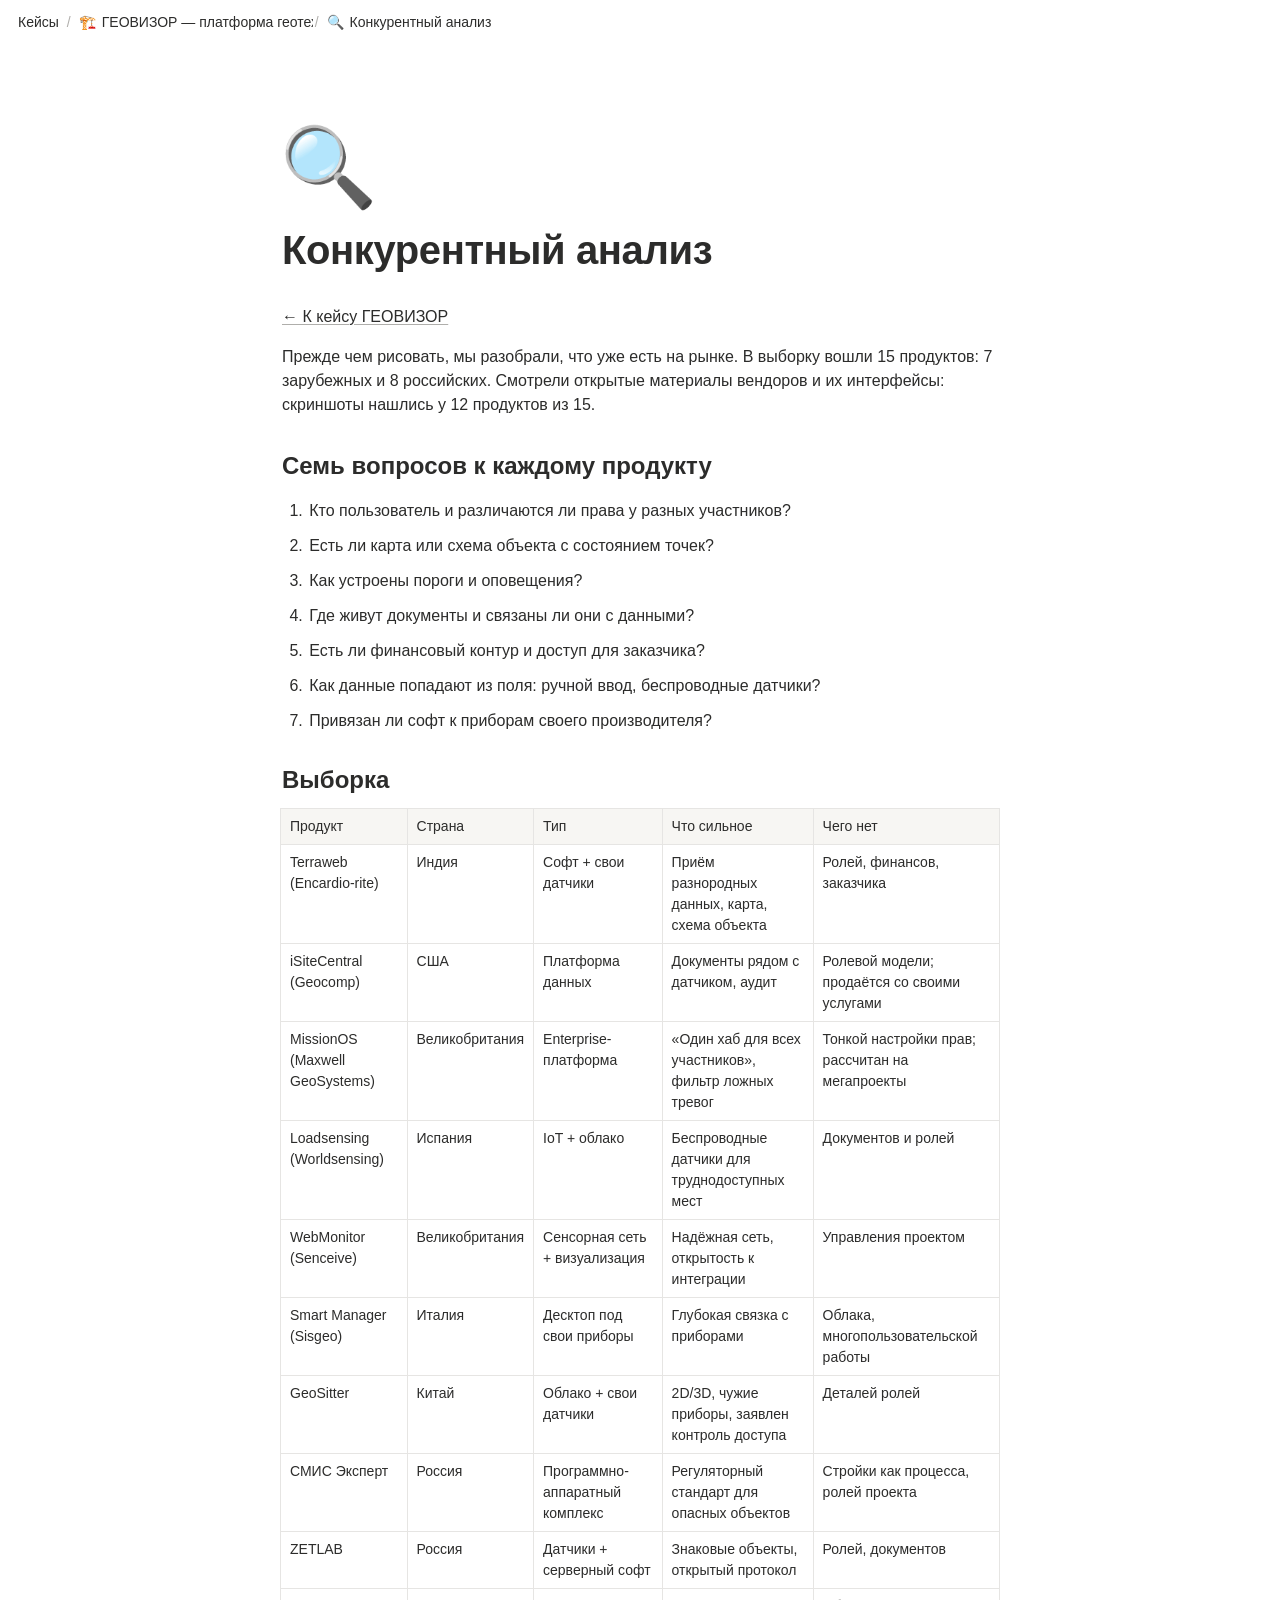
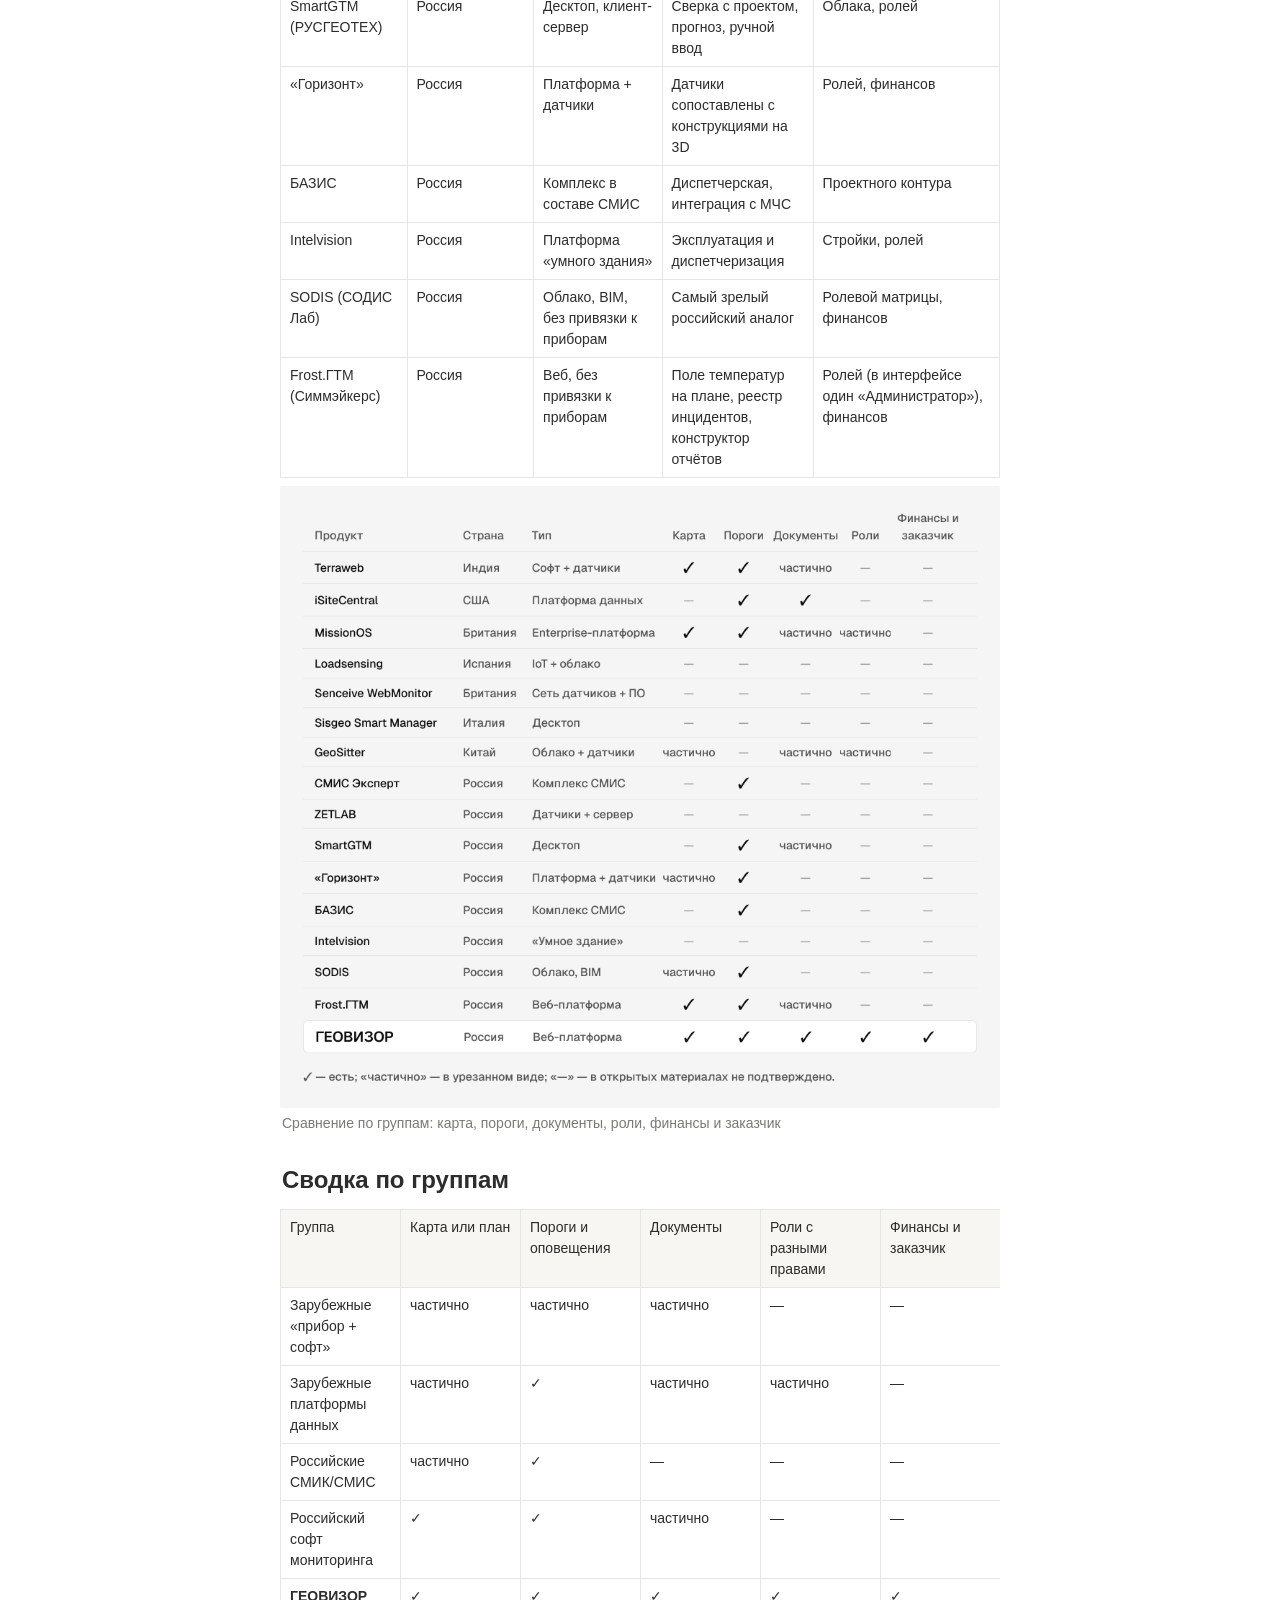
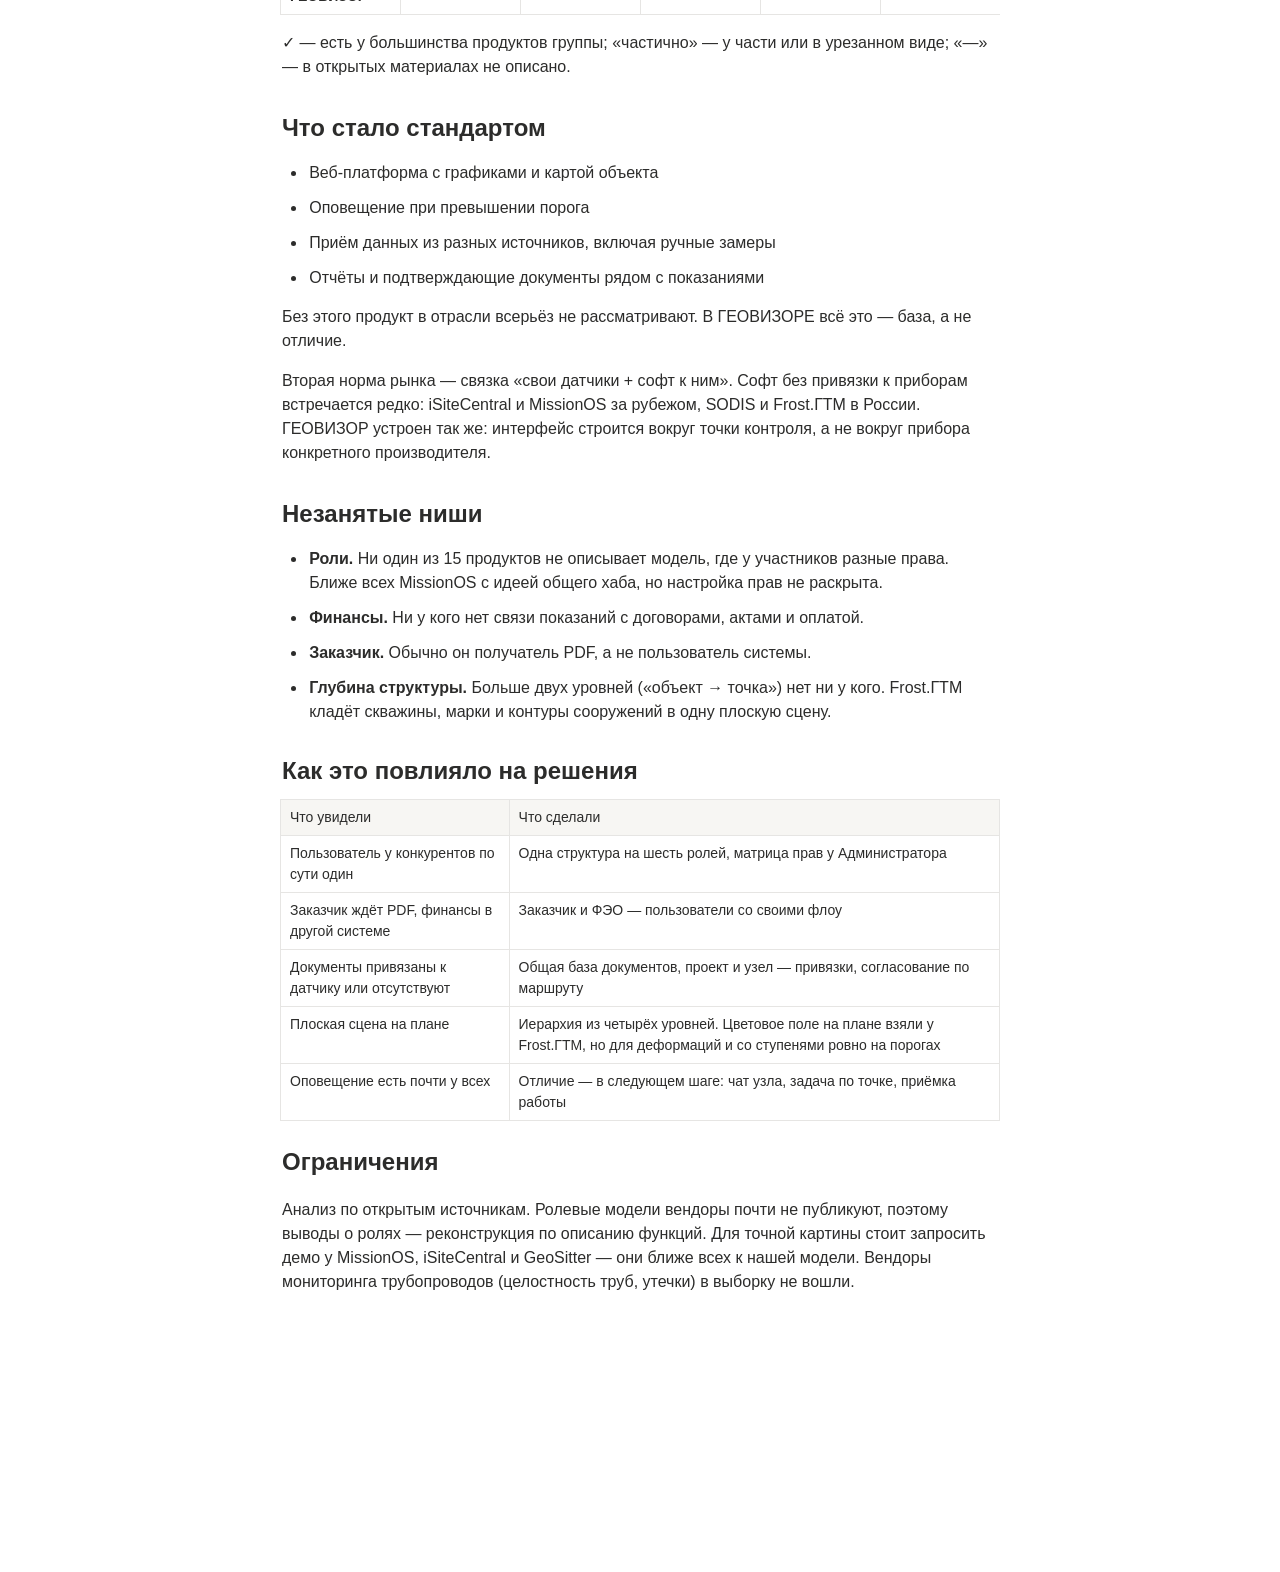
<file: cases/geovizor/competitors.html>
<!doctype html>
<html lang="ru">
<head>
<meta charset="utf-8">
<meta name="viewport" content="width=device-width, initial-scale=1">
<title>Конкурентный анализ — Павлов Алексей</title>
<meta name="description" content="Конкурентный анализ. Прежде чем рисовать, мы разобрали, что уже есть на рынке. В выборку вошли 15 продуктов: 7 зарубежных и 8 российских. Смотрели открытые материалы вендоров и их интерфейсы: скриншоты нашлись у 12 продуктов из 15.">
<meta name="color-scheme" content="light dark">
<link rel="icon" href="data:image/svg+xml,%3Csvg%20xmlns%3D%27http%3A//www.w3.org/2000/svg%27%20viewBox%3D%270%200%20100%20100%27%3E%3Ctext%20y%3D%27.9em%27%20font-size%3D%2790%27%3E%F0%9F%94%8D%3C/text%3E%3C/svg%3E">
<link rel="apple-touch-icon" href="../../assets/img/favicon.png">
<meta property="og:type" content="article">
<meta property="og:locale" content="ru_RU">
<meta property="og:title" content="Конкурентный анализ — Павлов Алексей">
<meta property="og:description" content="Конкурентный анализ. Прежде чем рисовать, мы разобрали, что уже есть на рынке. В выборку вошли 15 продуктов: 7 зарубежных и 8 российских. Смотрели открытые материалы вендоров и их интерфейсы: скриншоты нашлись у 12 продуктов из 15.">
<meta property="og:image" content="../../assets/img/geovizor/competitors/art-competitors-table.png">
<meta name="twitter:card" content="summary_large_image">
<link rel="stylesheet" href="../../assets/css/style.css">
</head>
<body class="page-artifact">
<div class="topbar"><nav class="crumbs" aria-label="Навигация"><a class="crumb" href="../../index.html">Кейсы</a><span class="crumb-sep">/</span><a class="crumb" href="../geovizor.html"><span class="crumb-icon" aria-hidden="true">🏗️</span>ГЕОВИЗОР — платформа геотехнического мониторинга</a><span class="crumb-sep">/</span><span class="crumb crumb-current" aria-current="page"><span class="crumb-icon" aria-hidden="true">🔍</span>Конкурентный анализ</span></nav></div>
<main class="page">
<header class="page-header"><div class="page-icon" aria-hidden="true">🔍</div><h1 class="page-title">Конкурентный анализ</h1></header>
<article class="page-content">
<p class="n-text"><a class="n-link" href="../geovizor.html">← К кейсу ГЕОВИЗОР</a></p><p class="n-text">Прежде чем рисовать, мы разобрали, что уже есть на рынке. В выборку вошли 15 продуктов: 7 зарубежных и 8 российских. Смотрели открытые материалы вендоров и их интерфейсы: скриншоты нашлись у 12 продуктов из 15.</p><h3 id="семь-вопросов-к-каждому-продукту" class="n-h2">Семь вопросов к каждому продукту</h3><ol class="n-list n-numbered_list"><li class="n-li">Кто пользователь и различаются ли права у разных участников?</li><li class="n-li">Есть ли карта или схема объекта с состоянием точек?</li><li class="n-li">Как устроены пороги и оповещения?</li><li class="n-li">Где живут документы и связаны ли они с данными?</li><li class="n-li">Есть ли финансовый контур и доступ для заказчика?</li><li class="n-li">Как данные попадают из поля: ручной ввод, беспроводные датчики?</li><li class="n-li">Привязан ли софт к приборам своего производителя?</li></ol><h3 id="выборка" class="n-h2">Выборка</h3><div class="n-table-wrap"><table class="n-table"><colgroup><col><col><col><col><col></colgroup><tbody><tr class="n-tr"><th scope="col" class="n-cell">Продукт</th><th scope="col" class="n-cell">Страна</th><th scope="col" class="n-cell">Тип</th><th scope="col" class="n-cell">Что сильное</th><th scope="col" class="n-cell">Чего нет</th></tr><tr class="n-tr"><td class="n-cell">Terraweb (Encardio-rite)</td><td class="n-cell">Индия</td><td class="n-cell">Софт + свои датчики</td><td class="n-cell">Приём разнородных данных, карта, схема объекта</td><td class="n-cell">Ролей, финансов, заказчика</td></tr><tr class="n-tr"><td class="n-cell">iSiteCentral (Geocomp)</td><td class="n-cell">США</td><td class="n-cell">Платформа данных</td><td class="n-cell">Документы рядом с датчиком, аудит</td><td class="n-cell">Ролевой модели; продаётся со своими услугами</td></tr><tr class="n-tr"><td class="n-cell">MissionOS (Maxwell GeoSystems)</td><td class="n-cell">Великобритания</td><td class="n-cell">Enterprise-платформа</td><td class="n-cell">«Один хаб для всех участников», фильтр ложных тревог</td><td class="n-cell">Тонкой настройки прав; рассчитан на мегапроекты</td></tr><tr class="n-tr"><td class="n-cell">Loadsensing (Worldsensing)</td><td class="n-cell">Испания</td><td class="n-cell">IoT + облако</td><td class="n-cell">Беспроводные датчики для труднодоступных мест</td><td class="n-cell">Документов и ролей</td></tr><tr class="n-tr"><td class="n-cell">WebMonitor (Senceive)</td><td class="n-cell">Великобритания</td><td class="n-cell">Сенсорная сеть + визуализация</td><td class="n-cell">Надёжная сеть, открытость к интеграции</td><td class="n-cell">Управления проектом</td></tr><tr class="n-tr"><td class="n-cell">Smart Manager (Sisgeo)</td><td class="n-cell">Италия</td><td class="n-cell">Десктоп под свои приборы</td><td class="n-cell">Глубокая связка с приборами</td><td class="n-cell">Облака, многопользовательской работы</td></tr><tr class="n-tr"><td class="n-cell">GeoSitter</td><td class="n-cell">Китай</td><td class="n-cell">Облако + свои датчики</td><td class="n-cell">2D/3D, чужие приборы, заявлен контроль доступа</td><td class="n-cell">Деталей ролей</td></tr><tr class="n-tr"><td class="n-cell">СМИС Эксперт</td><td class="n-cell">Россия</td><td class="n-cell">Программно-аппаратный комплекс</td><td class="n-cell">Регуляторный стандарт для опасных объектов</td><td class="n-cell">Стройки как процесса, ролей проекта</td></tr><tr class="n-tr"><td class="n-cell">ZETLAB</td><td class="n-cell">Россия</td><td class="n-cell">Датчики + серверный софт</td><td class="n-cell">Знаковые объекты, открытый протокол</td><td class="n-cell">Ролей, документов</td></tr><tr class="n-tr"><td class="n-cell">SmartGTM (РУСГЕОТЕХ)</td><td class="n-cell">Россия</td><td class="n-cell">Десктоп, клиент-сервер</td><td class="n-cell">Сверка с проектом, прогноз, ручной ввод</td><td class="n-cell">Облака, ролей</td></tr><tr class="n-tr"><td class="n-cell">«Горизонт»</td><td class="n-cell">Россия</td><td class="n-cell">Платформа + датчики</td><td class="n-cell">Датчики сопоставлены с конструкциями на 3D</td><td class="n-cell">Ролей, финансов</td></tr><tr class="n-tr"><td class="n-cell">БАЗИС</td><td class="n-cell">Россия</td><td class="n-cell">Комплекс в составе СМИС</td><td class="n-cell">Диспетчерская, интеграция с МЧС</td><td class="n-cell">Проектного контура</td></tr><tr class="n-tr"><td class="n-cell">Intelvision</td><td class="n-cell">Россия</td><td class="n-cell">Платформа «умного здания»</td><td class="n-cell">Эксплуатация и диспетчеризация</td><td class="n-cell">Стройки, ролей</td></tr><tr class="n-tr"><td class="n-cell">SODIS (СОДИС Лаб)</td><td class="n-cell">Россия</td><td class="n-cell">Облако, BIM, без привязки к приборам</td><td class="n-cell">Самый зрелый российский аналог</td><td class="n-cell">Ролевой матрицы, финансов</td></tr><tr class="n-tr"><td class="n-cell">Frost.ГТМ (Симмэйкерс)</td><td class="n-cell">Россия</td><td class="n-cell">Веб, без привязки к приборам</td><td class="n-cell">Поле температур на плане, реестр инцидентов, конструктор отчётов</td><td class="n-cell">Ролей (в интерфейсе один «Администратор»), финансов</td></tr></tbody></table></div><figure class="n-image"><img src="../../assets/img/geovizor/competitors/art-competitors-table.png" alt="Сравнение по группам: карта, пороги, документы, роли, финансы и заказчик" decoding="async"><figcaption>Сравнение по группам: карта, пороги, документы, роли, финансы и заказчик</figcaption></figure><h3 id="сводка-по-группам" class="n-h2">Сводка по группам</h3><div class="n-table-wrap"><table class="n-table"><colgroup><col><col><col><col><col><col></colgroup><tbody><tr class="n-tr"><th scope="col" class="n-cell">Группа</th><th scope="col" class="n-cell">Карта или план</th><th scope="col" class="n-cell">Пороги и оповещения</th><th scope="col" class="n-cell">Документы</th><th scope="col" class="n-cell">Роли с разными правами</th><th scope="col" class="n-cell">Финансы и заказчик</th></tr><tr class="n-tr"><td class="n-cell">Зарубежные «прибор + софт»</td><td class="n-cell">частично</td><td class="n-cell">частично</td><td class="n-cell">частично</td><td class="n-cell">—</td><td class="n-cell">—</td></tr><tr class="n-tr"><td class="n-cell">Зарубежные платформы данных</td><td class="n-cell">частично</td><td class="n-cell">✓</td><td class="n-cell">частично</td><td class="n-cell">частично</td><td class="n-cell">—</td></tr><tr class="n-tr"><td class="n-cell">Российские СМИК/СМИС</td><td class="n-cell">частично</td><td class="n-cell">✓</td><td class="n-cell">—</td><td class="n-cell">—</td><td class="n-cell">—</td></tr><tr class="n-tr"><td class="n-cell">Российский софт мониторинга</td><td class="n-cell">✓</td><td class="n-cell">✓</td><td class="n-cell">частично</td><td class="n-cell">—</td><td class="n-cell">—</td></tr><tr class="n-tr"><td class="n-cell"><strong>ГЕОВИЗОР</strong></td><td class="n-cell">✓</td><td class="n-cell">✓</td><td class="n-cell">✓</td><td class="n-cell">✓</td><td class="n-cell">✓</td></tr></tbody></table></div><p class="n-text">✓ — есть у большинства продуктов группы; «частично» — у части или в урезанном виде; «—» — в открытых материалах не описано.</p><h3 id="что-стало-стандартом" class="n-h2">Что стало стандартом</h3><ul class="n-list n-bulleted_list"><li class="n-li">Веб-платформа с графиками и картой объекта</li><li class="n-li">Оповещение при превышении порога</li><li class="n-li">Приём данных из разных источников, включая ручные замеры</li><li class="n-li">Отчёты и подтверждающие документы рядом с показаниями</li></ul><p class="n-text">Без этого продукт в отрасли всерьёз не рассматривают. В ГЕОВИЗОРЕ всё это — база, а не отличие.</p><p class="n-text">Вторая норма рынка — связка «свои датчики + софт к ним». Софт без привязки к приборам встречается редко: iSiteCentral и MissionOS за рубежом, SODIS и Frost.ГТМ в России. ГЕОВИЗОР устроен так же: интерфейс строится вокруг точки контроля, а не вокруг прибора конкретного производителя.</p><h3 id="незанятые-ниши" class="n-h2">Незанятые ниши</h3><ul class="n-list n-bulleted_list"><li class="n-li"><strong>Роли.</strong> Ни один из 15 продуктов не описывает модель, где у участников разные права. Ближе всех MissionOS с идеей общего хаба, но настройка прав не раскрыта.</li><li class="n-li"><strong>Финансы.</strong> Ни у кого нет связи показаний с договорами, актами и оплатой.</li><li class="n-li"><strong>Заказчик.</strong> Обычно он получатель PDF, а не пользователь системы.</li><li class="n-li"><strong>Глубина структуры.</strong> Больше двух уровней («объект → точка») нет ни у кого. Frost.ГТМ кладёт скважины, марки и контуры сооружений в одну плоскую сцену.</li></ul><h3 id="как-это-повлияло-на-решения" class="n-h2">Как это повлияло на решения</h3><div class="n-table-wrap"><table class="n-table"><colgroup><col><col></colgroup><tbody><tr class="n-tr"><th scope="col" class="n-cell">Что увидели</th><th scope="col" class="n-cell">Что сделали</th></tr><tr class="n-tr"><td class="n-cell">Пользователь у конкурентов по сути один</td><td class="n-cell">Одна структура на шесть ролей, матрица прав у Администратора</td></tr><tr class="n-tr"><td class="n-cell">Заказчик ждёт PDF, финансы в другой системе</td><td class="n-cell">Заказчик и ФЭО — пользователи со своими флоу</td></tr><tr class="n-tr"><td class="n-cell">Документы привязаны к датчику или отсутствуют</td><td class="n-cell">Общая база документов, проект и узел — привязки, согласование по маршруту</td></tr><tr class="n-tr"><td class="n-cell">Плоская сцена на плане</td><td class="n-cell">Иерархия из четырёх уровней. Цветовое поле на плане взяли у Frost.ГТМ, но для деформаций и со ступенями ровно на порогах</td></tr><tr class="n-tr"><td class="n-cell">Оповещение есть почти у всех</td><td class="n-cell">Отличие — в следующем шаге: чат узла, задача по точке, приёмка работы</td></tr></tbody></table></div><h3 id="ограничения" class="n-h2">Ограничения</h3><p class="n-text">Анализ по открытым источникам. Ролевые модели вендоры почти не публикуют, поэтому выводы о ролях — реконструкция по описанию функций. Для точной картины стоит запросить демо у MissionOS, iSiteCentral и GeoSitter — они ближе всех к нашей модели. Вендоры мониторинга трубопроводов (целостность труб, утечки) в выборку не вошли.</p>
</article>
</main>
</body>
</html>
</file>
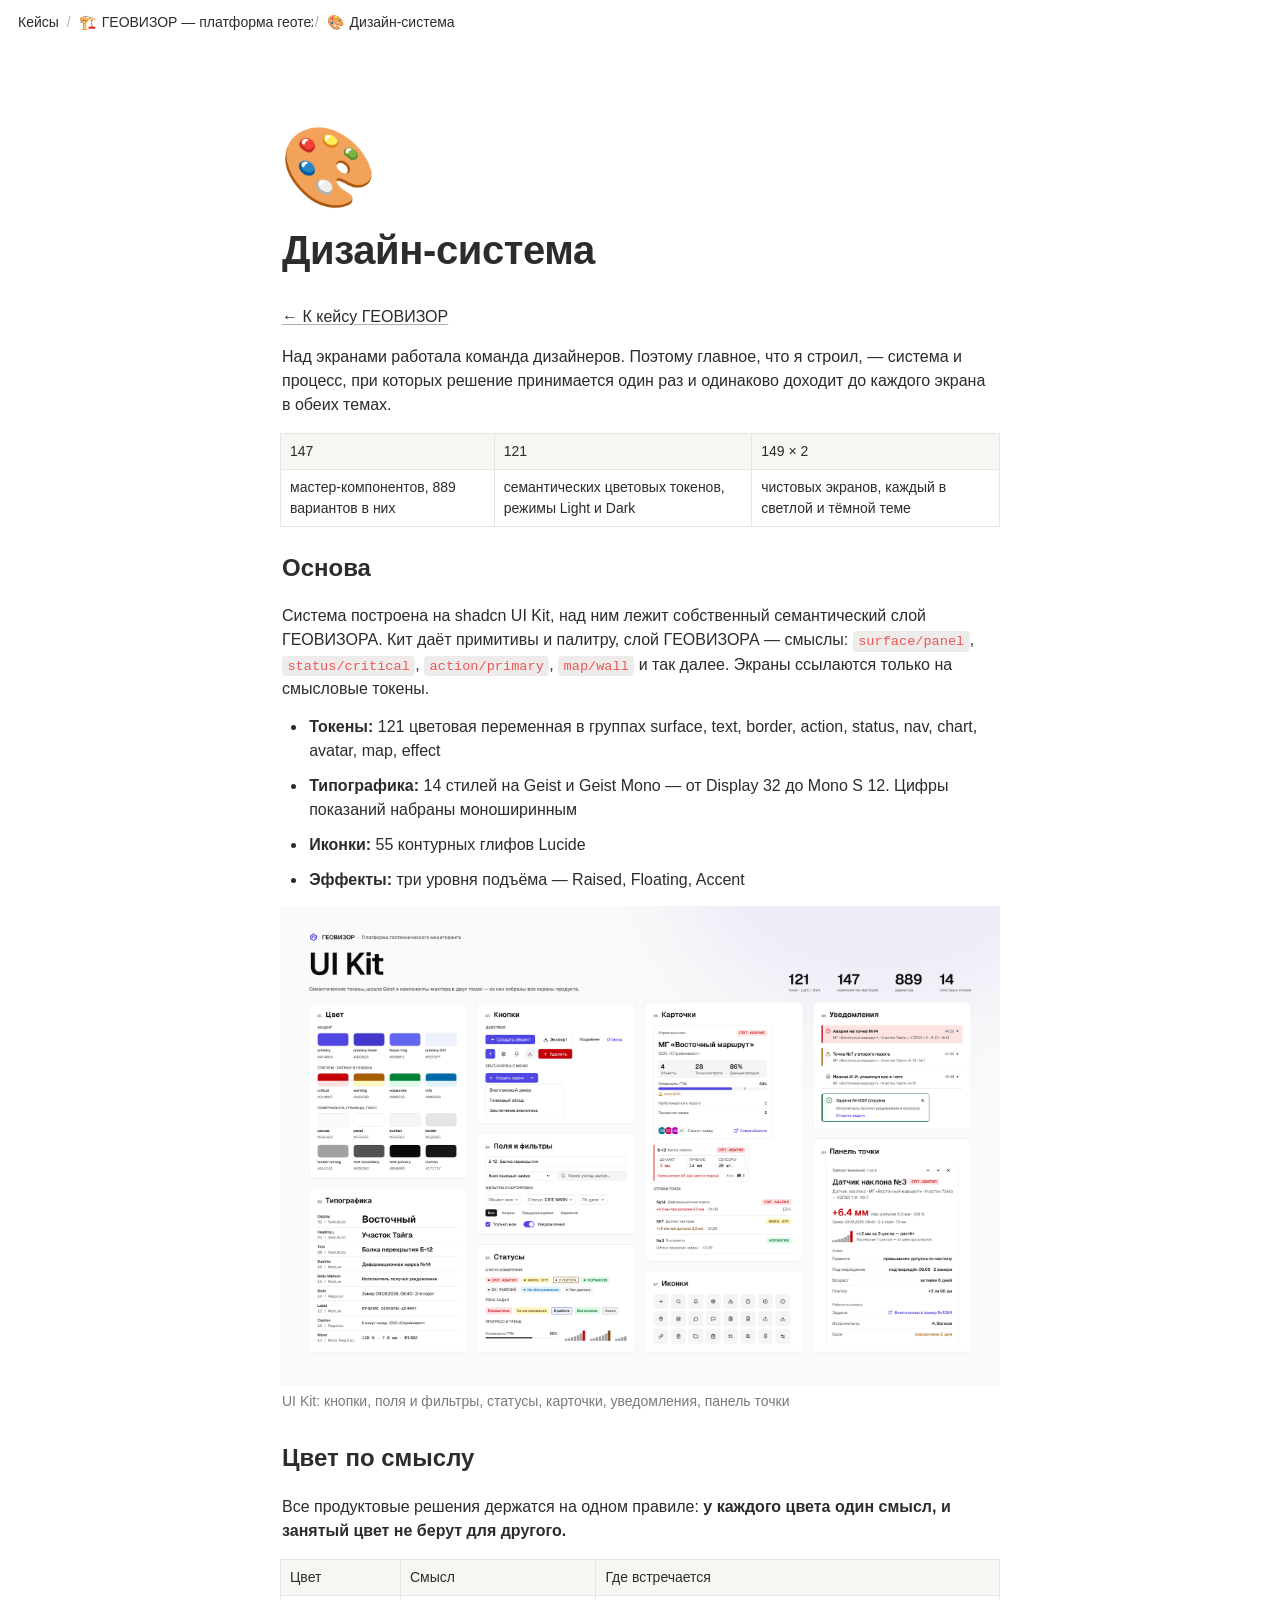
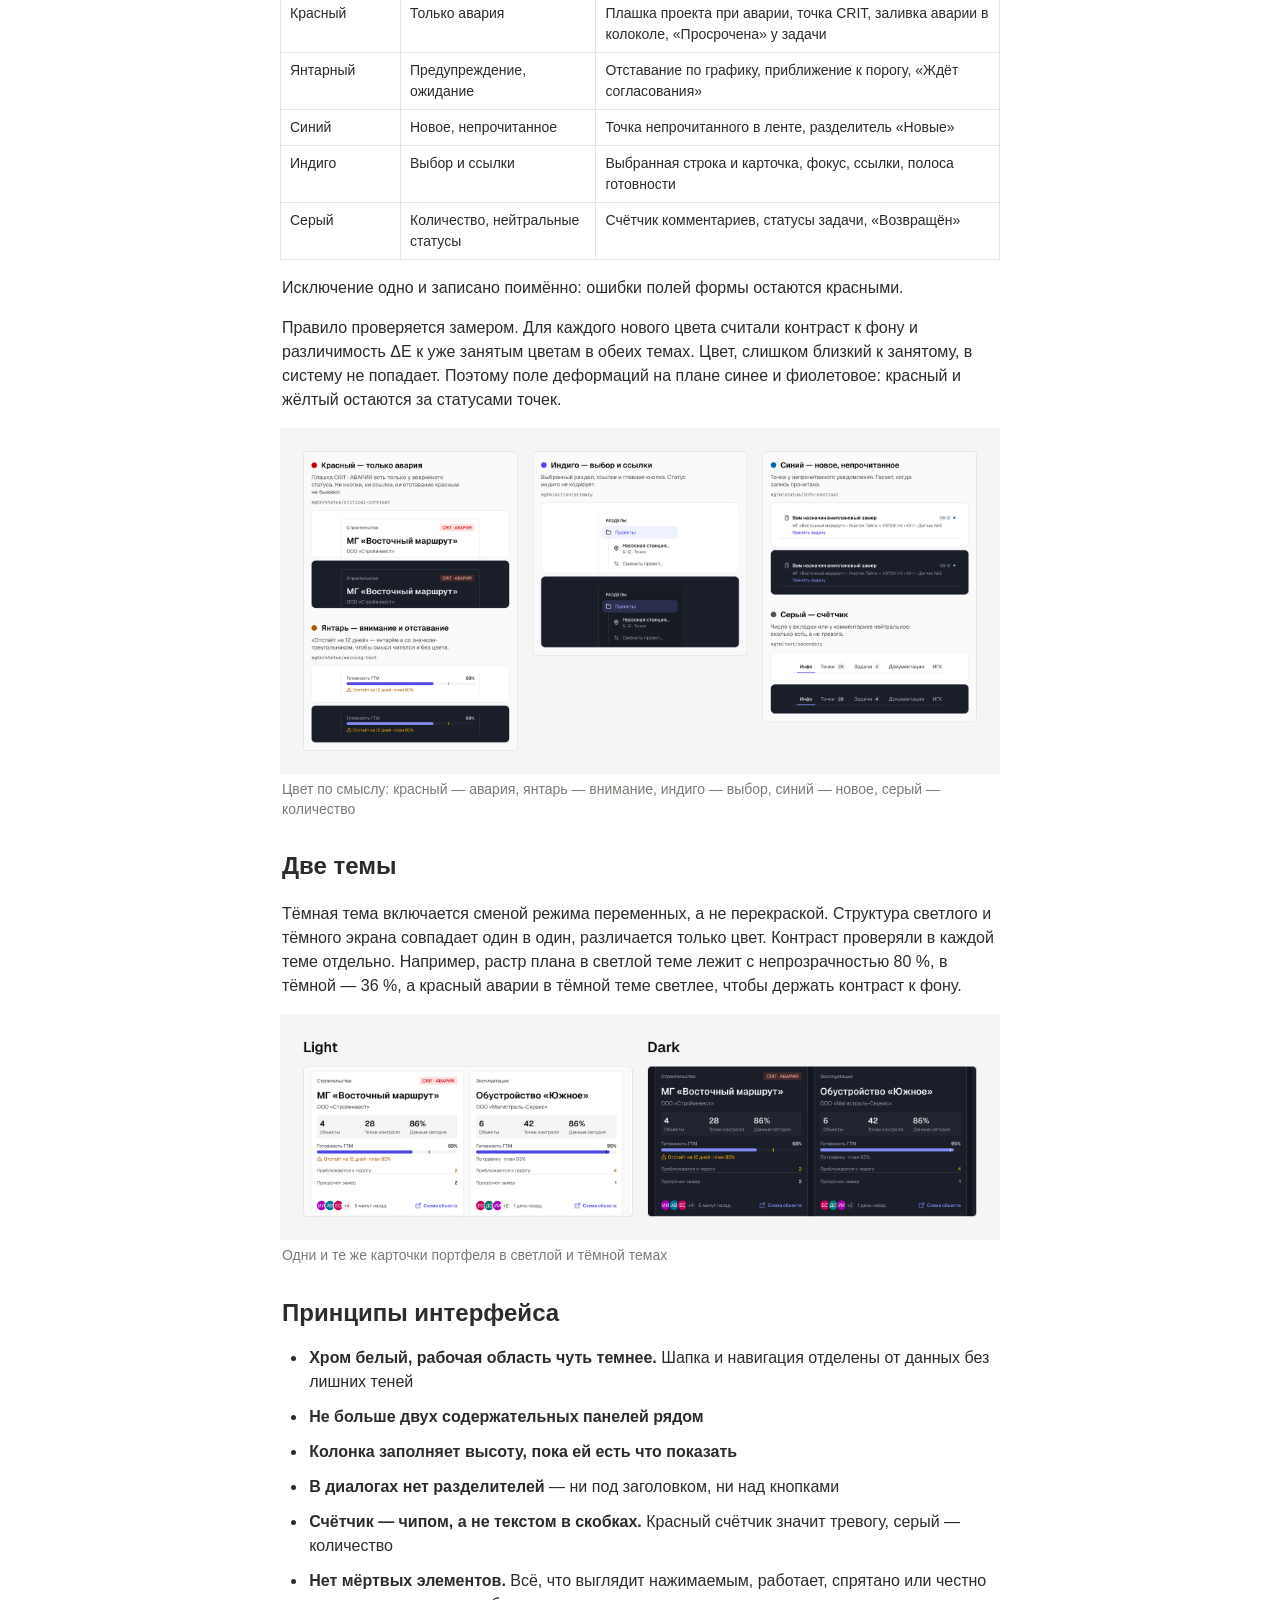
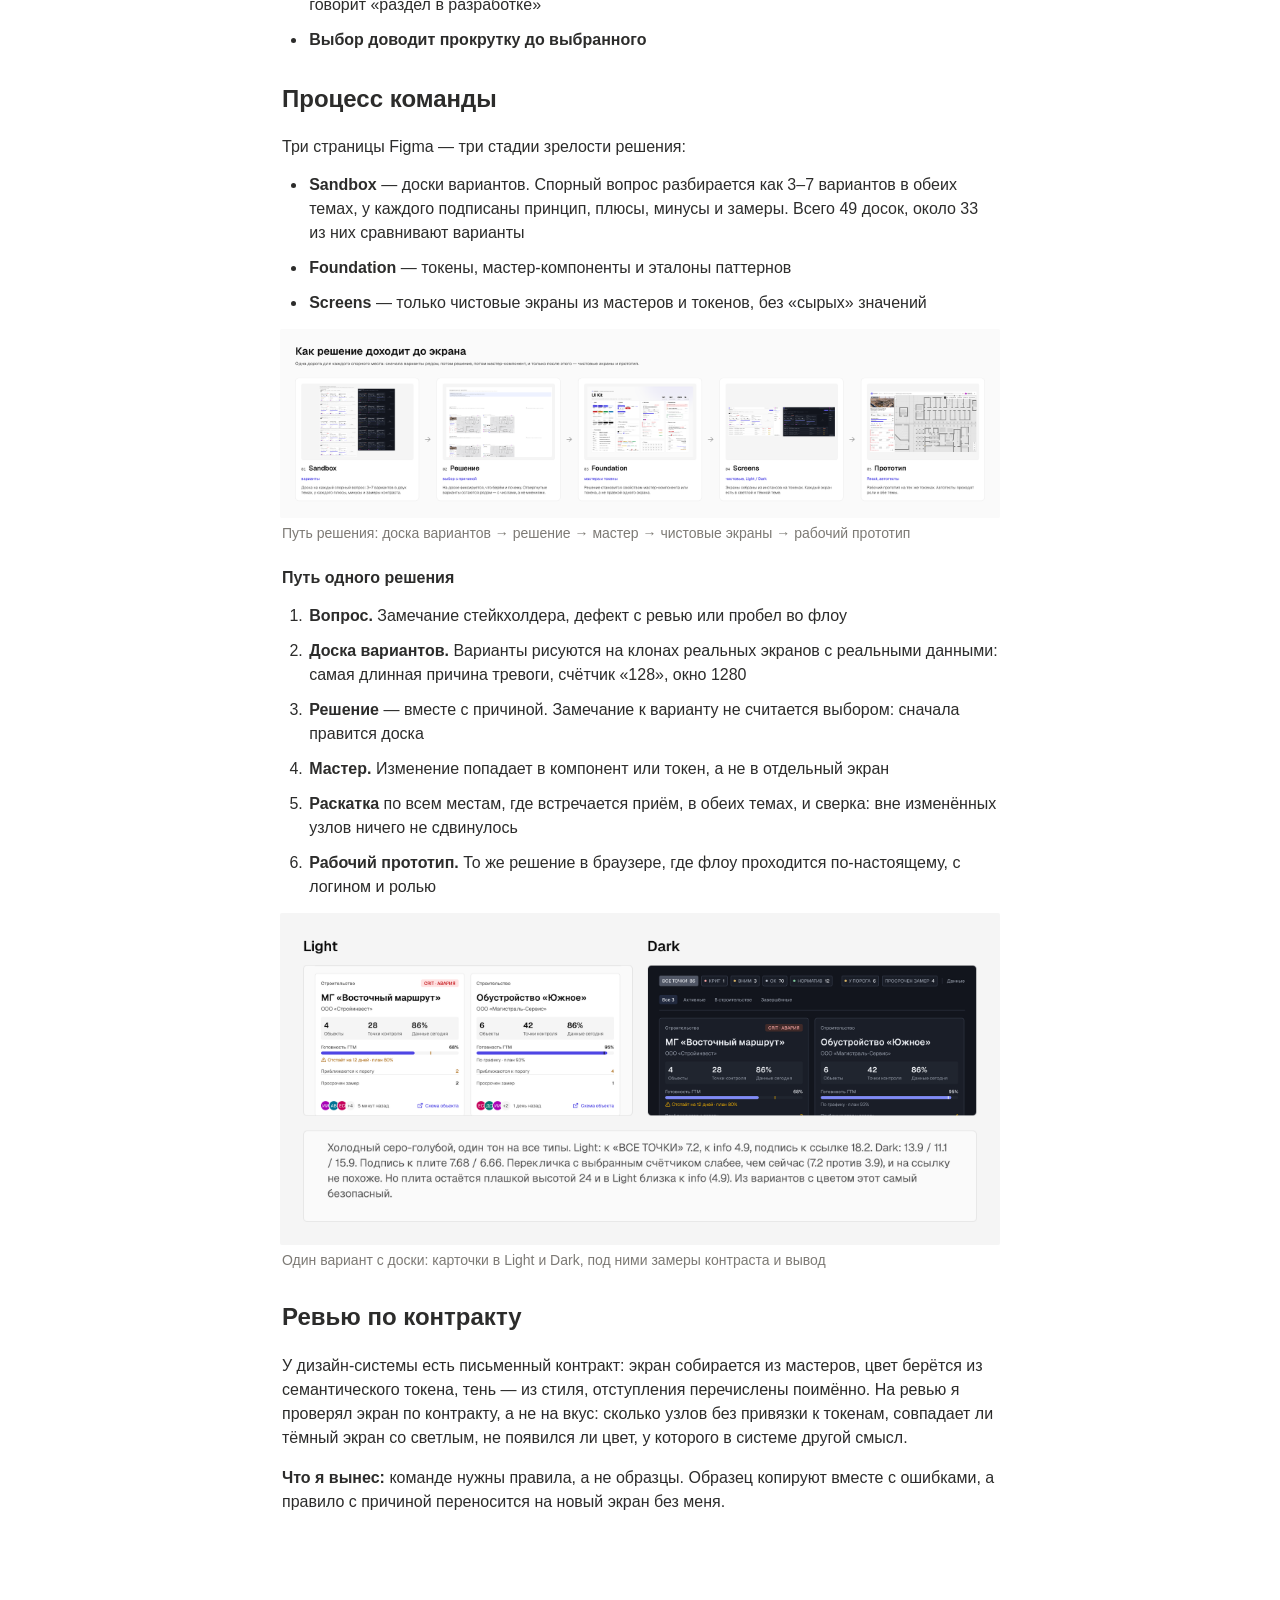
<file: cases/geovizor/design-system.html>
<!doctype html>
<html lang="ru">
<head>
<meta charset="utf-8">
<meta name="viewport" content="width=device-width, initial-scale=1">
<title>Дизайн-система — Павлов Алексей</title>
<meta name="description" content="Дизайн-система. Над экранами работала команда дизайнеров. Поэтому главное, что я строил, — система и процесс, при которых решение принимается один раз и одинаково доходит до каждого экрана в обеих темах.">
<meta name="color-scheme" content="light dark">
<link rel="icon" href="data:image/svg+xml,%3Csvg%20xmlns%3D%27http%3A//www.w3.org/2000/svg%27%20viewBox%3D%270%200%20100%20100%27%3E%3Ctext%20y%3D%27.9em%27%20font-size%3D%2790%27%3E%F0%9F%8E%A8%3C/text%3E%3C/svg%3E">
<link rel="apple-touch-icon" href="../../assets/img/favicon.png">
<meta property="og:type" content="article">
<meta property="og:locale" content="ru_RU">
<meta property="og:title" content="Дизайн-система — Павлов Алексей">
<meta property="og:description" content="Дизайн-система. Над экранами работала команда дизайнеров. Поэтому главное, что я строил, — система и процесс, при которых решение принимается один раз и одинаково доходит до каждого экрана в обеих темах.">
<meta property="og:image" content="../../assets/img/geovizor/design-system/art-ds-kit.png">
<meta name="twitter:card" content="summary_large_image">
<link rel="stylesheet" href="../../assets/css/style.css">
</head>
<body class="page-artifact">
<div class="topbar"><nav class="crumbs" aria-label="Навигация"><a class="crumb" href="../../index.html">Кейсы</a><span class="crumb-sep">/</span><a class="crumb" href="../geovizor.html"><span class="crumb-icon" aria-hidden="true">🏗️</span>ГЕОВИЗОР — платформа геотехнического мониторинга</a><span class="crumb-sep">/</span><span class="crumb crumb-current" aria-current="page"><span class="crumb-icon" aria-hidden="true">🎨</span>Дизайн-система</span></nav></div>
<main class="page">
<header class="page-header"><div class="page-icon" aria-hidden="true">🎨</div><h1 class="page-title">Дизайн-система</h1></header>
<article class="page-content">
<p class="n-text"><a class="n-link" href="../geovizor.html">← К кейсу ГЕОВИЗОР</a></p><p class="n-text">Над экранами работала команда дизайнеров. Поэтому главное, что я строил, — система и процесс, при которых решение принимается один раз и одинаково доходит до каждого экрана в обеих темах.</p><div class="n-table-wrap"><table class="n-table"><colgroup><col><col><col></colgroup><tbody><tr class="n-tr"><th scope="col" class="n-cell">147</th><th scope="col" class="n-cell">121</th><th scope="col" class="n-cell">149 × 2</th></tr><tr class="n-tr"><td class="n-cell">мастер-компонентов, 889 вариантов в них</td><td class="n-cell">семантических цветовых токенов, режимы Light и Dark</td><td class="n-cell">чистовых экранов, каждый в светлой и тёмной теме</td></tr></tbody></table></div><h3 id="основа" class="n-h2">Основа</h3><p class="n-text">Система построена на shadcn UI Kit, над ним лежит собственный семантический слой ГЕОВИЗОРА. Кит даёт примитивы и палитру, слой ГЕОВИЗОРА — смыслы: <code>surface/panel</code>, <code>status/critical</code>, <code>action/primary</code>, <code>map/wall</code> и так далее. Экраны ссылаются только на смысловые токены.</p><ul class="n-list n-bulleted_list"><li class="n-li"><strong>Токены:</strong> 121 цветовая переменная в группах surface, text, border, action, status, nav, chart, avatar, map, effect</li><li class="n-li"><strong>Типографика:</strong> 14 стилей на Geist и Geist Mono — от Display 32 до Mono S 12. Цифры показаний набраны моноширинным</li><li class="n-li"><strong>Иконки:</strong> 55 контурных глифов Lucide</li><li class="n-li"><strong>Эффекты:</strong> три уровня подъёма — Raised, Floating, Accent</li></ul><figure class="n-image"><img src="../../assets/img/geovizor/design-system/art-ds-kit.png" alt="UI Kit: кнопки, поля и фильтры, статусы, карточки, уведомления, панель точки" decoding="async"><figcaption>UI Kit: кнопки, поля и фильтры, статусы, карточки, уведомления, панель точки</figcaption></figure><h3 id="цвет-по-смыслу" class="n-h2">Цвет по смыслу</h3><p class="n-text">Все продуктовые решения держатся на одном правиле: <strong>у каждого цвета один смысл, и занятый цвет не берут для другого.</strong></p><div class="n-table-wrap"><table class="n-table"><colgroup><col><col><col></colgroup><tbody><tr class="n-tr"><th scope="col" class="n-cell">Цвет</th><th scope="col" class="n-cell">Смысл</th><th scope="col" class="n-cell">Где встречается</th></tr><tr class="n-tr"><td class="n-cell">Красный</td><td class="n-cell">Только авария</td><td class="n-cell">Плашка проекта при аварии, точка CRIT, заливка аварии в колоколе, «Просрочена» у задачи</td></tr><tr class="n-tr"><td class="n-cell">Янтарный</td><td class="n-cell">Предупреждение, ожидание</td><td class="n-cell">Отставание по графику, приближение к порогу, «Ждёт согласования»</td></tr><tr class="n-tr"><td class="n-cell">Синий</td><td class="n-cell">Новое, непрочитанное</td><td class="n-cell">Точка непрочитанного в ленте, разделитель «Новые»</td></tr><tr class="n-tr"><td class="n-cell">Индиго</td><td class="n-cell">Выбор и ссылки</td><td class="n-cell">Выбранная строка и карточка, фокус, ссылки, полоса готовности</td></tr><tr class="n-tr"><td class="n-cell">Серый</td><td class="n-cell">Количество, нейтральные статусы</td><td class="n-cell">Счётчик комментариев, статусы задачи, «Возвращён»</td></tr></tbody></table></div><p class="n-text">Исключение одно и записано поимённо: ошибки полей формы остаются красными.</p><p class="n-text">Правило проверяется замером. Для каждого нового цвета считали контраст к фону и различимость ΔE к уже занятым цветам в обеих темах. Цвет, слишком близкий к занятому, в систему не попадает. Поэтому поле деформаций на плане синее и фиолетовое: красный и жёлтый остаются за статусами точек.</p><figure class="n-image"><img src="../../assets/img/geovizor/design-system/art-color-semantics.png" alt="Цвет по смыслу: красный — авария, янтарь — внимание, индиго — выбор, синий — новое, серый — количество" loading="lazy" decoding="async"><figcaption>Цвет по смыслу: красный — авария, янтарь — внимание, индиго — выбор, синий — новое, серый — количество</figcaption></figure><h3 id="две-темы" class="n-h2">Две темы</h3><p class="n-text">Тёмная тема включается сменой режима переменных, а не перекраской. Структура светлого и тёмного экрана совпадает один в один, различается только цвет. Контраст проверяли в каждой теме отдельно. Например, растр плана в светлой теме лежит с непрозрачностью 80 %, в тёмной — 36 %, а красный аварии в тёмной теме светлее, чтобы держать контраст к фону.</p><figure class="n-image"><img src="../../assets/img/geovizor/design-system/art-themes.png" alt="Одни и те же карточки портфеля в светлой и тёмной темах" loading="lazy" decoding="async"><figcaption>Одни и те же карточки портфеля в светлой и тёмной темах</figcaption></figure><h3 id="принципы-интерфейса" class="n-h2">Принципы интерфейса</h3><ul class="n-list n-bulleted_list"><li class="n-li"><strong>Хром белый, рабочая область чуть темнее.</strong> Шапка и навигация отделены от данных без лишних теней</li><li class="n-li"><strong>Не больше двух содержательных панелей рядом</strong></li><li class="n-li"><strong>Колонка заполняет высоту, пока ей есть что показать</strong></li><li class="n-li"><strong>В диалогах нет разделителей</strong> — ни под заголовком, ни над кнопками</li><li class="n-li"><strong>Счётчик — чипом, а не текстом в скобках.</strong> Красный счётчик значит тревогу, серый — количество</li><li class="n-li"><strong>Нет мёртвых элементов.</strong> Всё, что выглядит нажимаемым, работает, спрятано или честно говорит «раздел в разработке»</li><li class="n-li"><strong>Выбор доводит прокрутку до выбранного</strong></li></ul><h3 id="процесс-команды" class="n-h2">Процесс команды</h3><p class="n-text">Три страницы Figma — три стадии зрелости решения:</p><ul class="n-list n-bulleted_list"><li class="n-li"><strong>Sandbox</strong> — доски вариантов. Спорный вопрос разбирается как 3–7 вариантов в обеих темах, у каждого подписаны принцип, плюсы, минусы и замеры. Всего 49 досок, около 33 из них сравнивают варианты</li><li class="n-li"><strong>Foundation</strong> — токены, мастер-компоненты и эталоны паттернов</li><li class="n-li"><strong>Screens</strong> — только чистовые экраны из мастеров и токенов, без «сырых» значений</li></ul><figure class="n-image"><img src="../../assets/img/geovizor/design-system/art-process.png" alt="Путь решения: доска вариантов → решение → мастер → чистовые экраны → рабочий прототип" loading="lazy" decoding="async"><figcaption>Путь решения: доска вариантов → решение → мастер → чистовые экраны → рабочий прототип</figcaption></figure><p class="n-text"><strong>Путь одного решения</strong></p><ol class="n-list n-numbered_list"><li class="n-li"><strong>Вопрос.</strong> Замечание стейкхолдера, дефект с ревью или пробел во флоу</li><li class="n-li"><strong>Доска вариантов.</strong> Варианты рисуются на клонах реальных экранов с реальными данными: самая длинная причина тревоги, счётчик «128», окно 1280</li><li class="n-li"><strong>Решение</strong> — вместе с причиной. Замечание к варианту не считается выбором: сначала правится доска</li><li class="n-li"><strong>Мастер.</strong> Изменение попадает в компонент или токен, а не в отдельный экран</li><li class="n-li"><strong>Раскатка</strong> по всем местам, где встречается приём, в обеих темах, и сверка: вне изменённых узлов ничего не сдвинулось</li><li class="n-li"><strong>Рабочий прототип.</strong> То же решение в браузере, где флоу проходится по-настоящему, с логином и ролью</li></ol><figure class="n-image"><img src="../../assets/img/geovizor/design-system/art-sandbox-variant.png" alt="Один вариант с доски: карточки в Light и Dark, под ними замеры контраста и вывод" loading="lazy" decoding="async"><figcaption>Один вариант с доски: карточки в Light и Dark, под ними замеры контраста и вывод</figcaption></figure><h3 id="ревью-по-контракту" class="n-h2">Ревью по контракту</h3><p class="n-text">У дизайн-системы есть письменный контракт: экран собирается из мастеров, цвет берётся из семантического токена, тень — из стиля, отступления перечислены поимённо. На ревью я проверял экран по контракту, а не на вкус: сколько узлов без привязки к токенам, совпадает ли тёмный экран со светлым, не появился ли цвет, у которого в системе другой смысл.</p><p class="n-text"><strong>Что я вынес:</strong> команде нужны правила, а не образцы. Образец копируют вместе с ошибками, а правило с причиной переносится на новый экран без меня.</p>
</article>
</main>
</body>
</html>
</file>
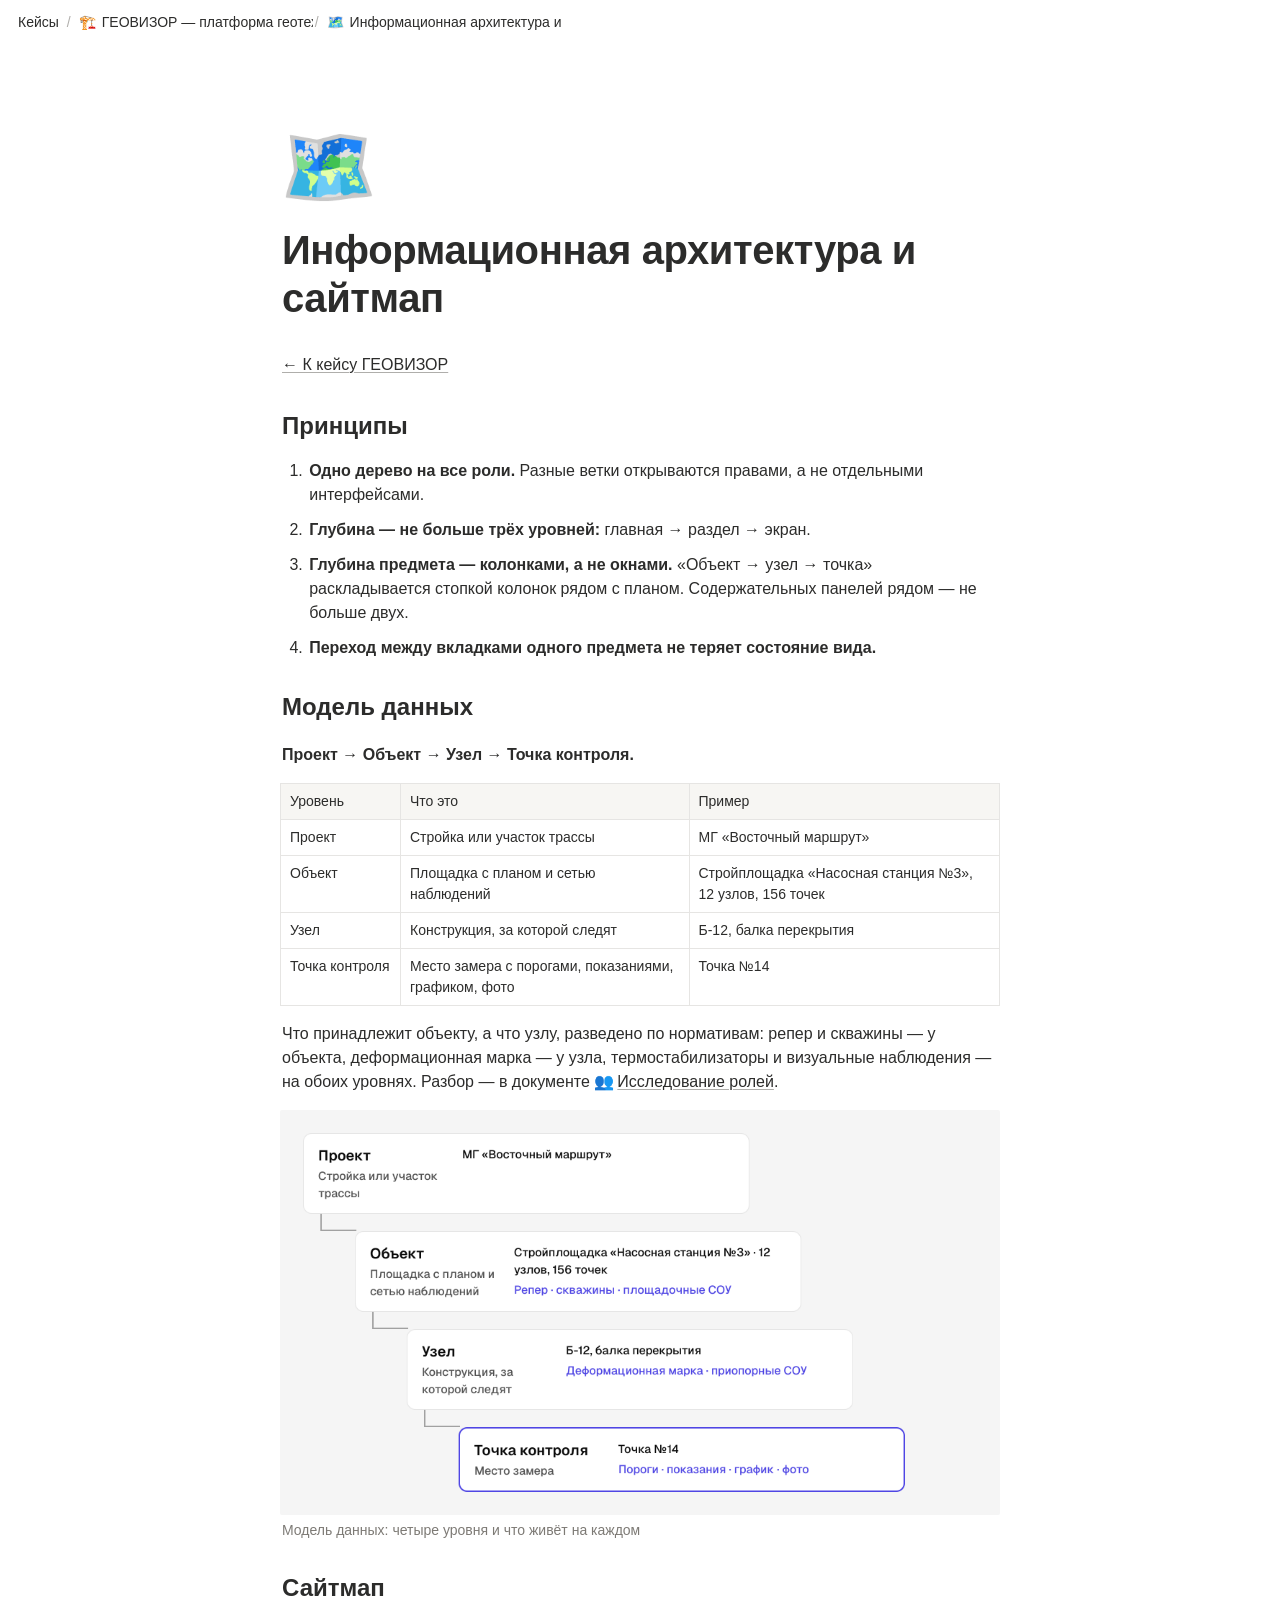
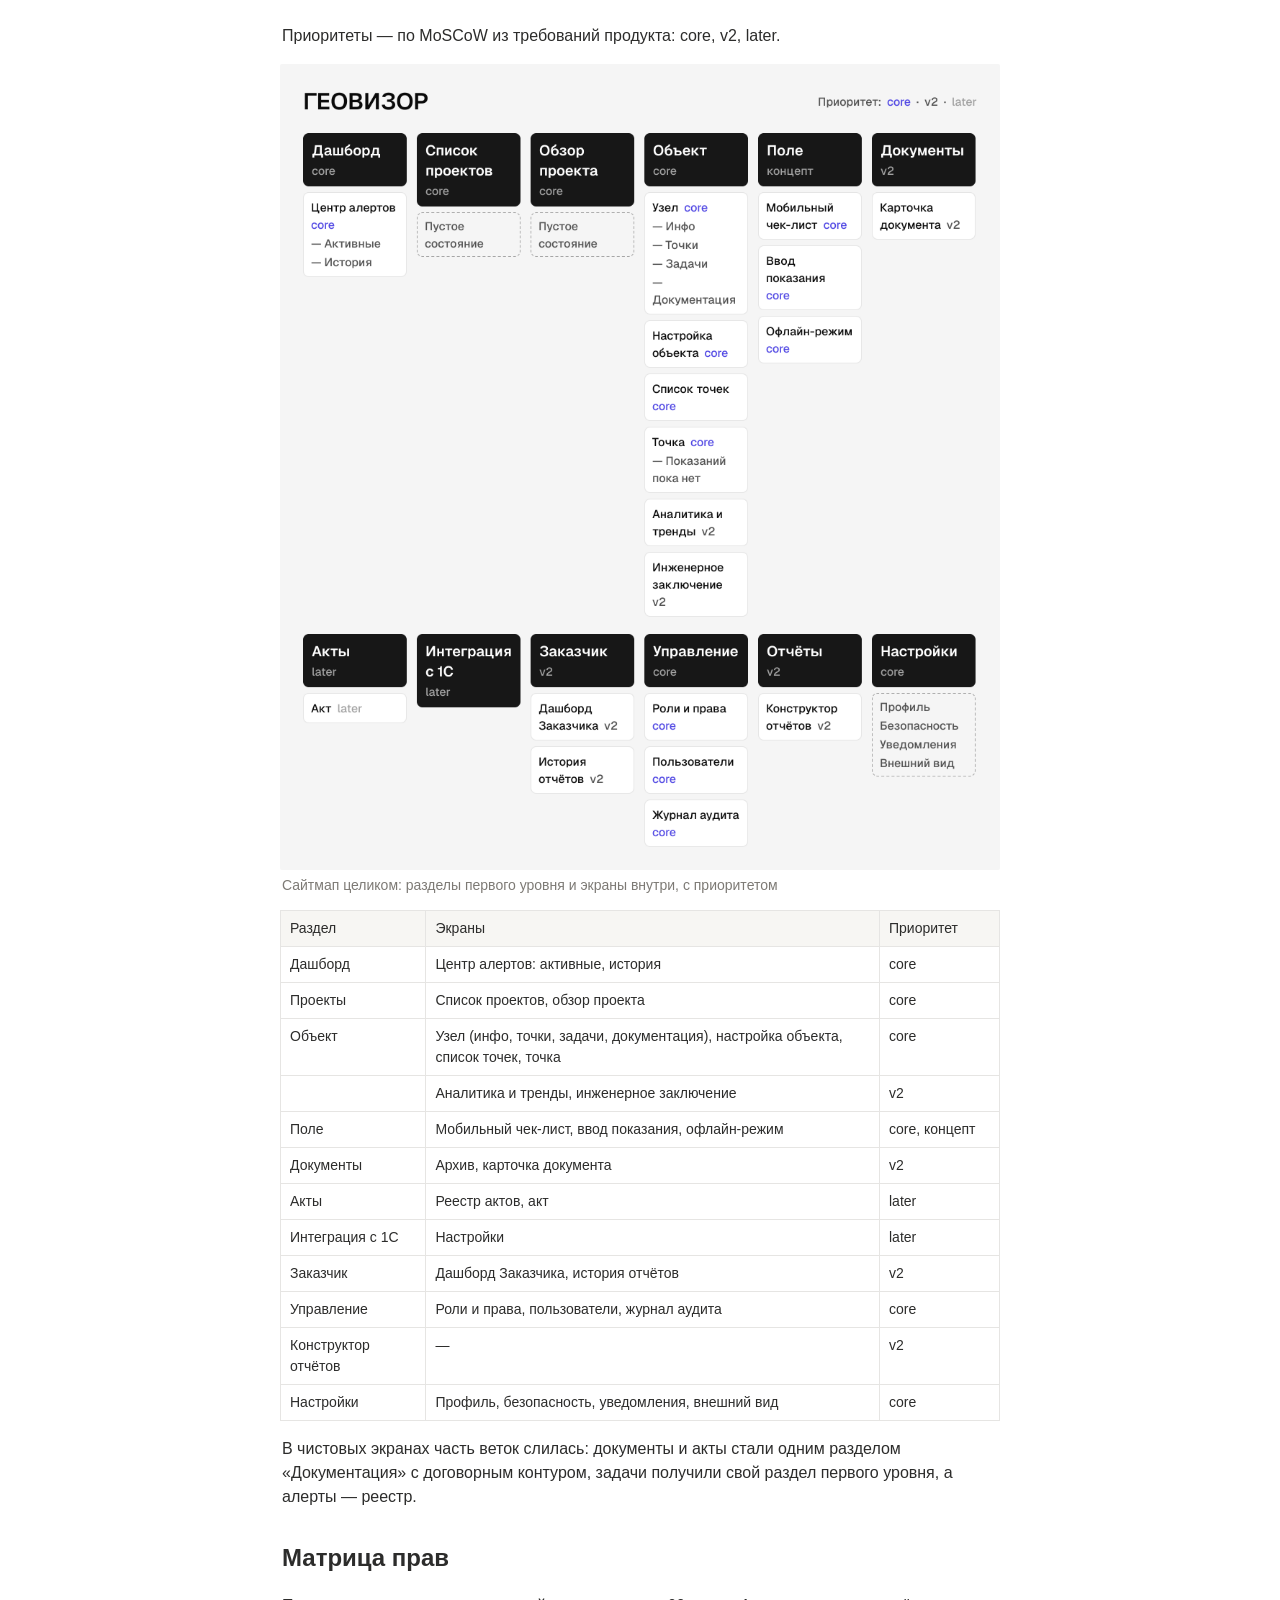
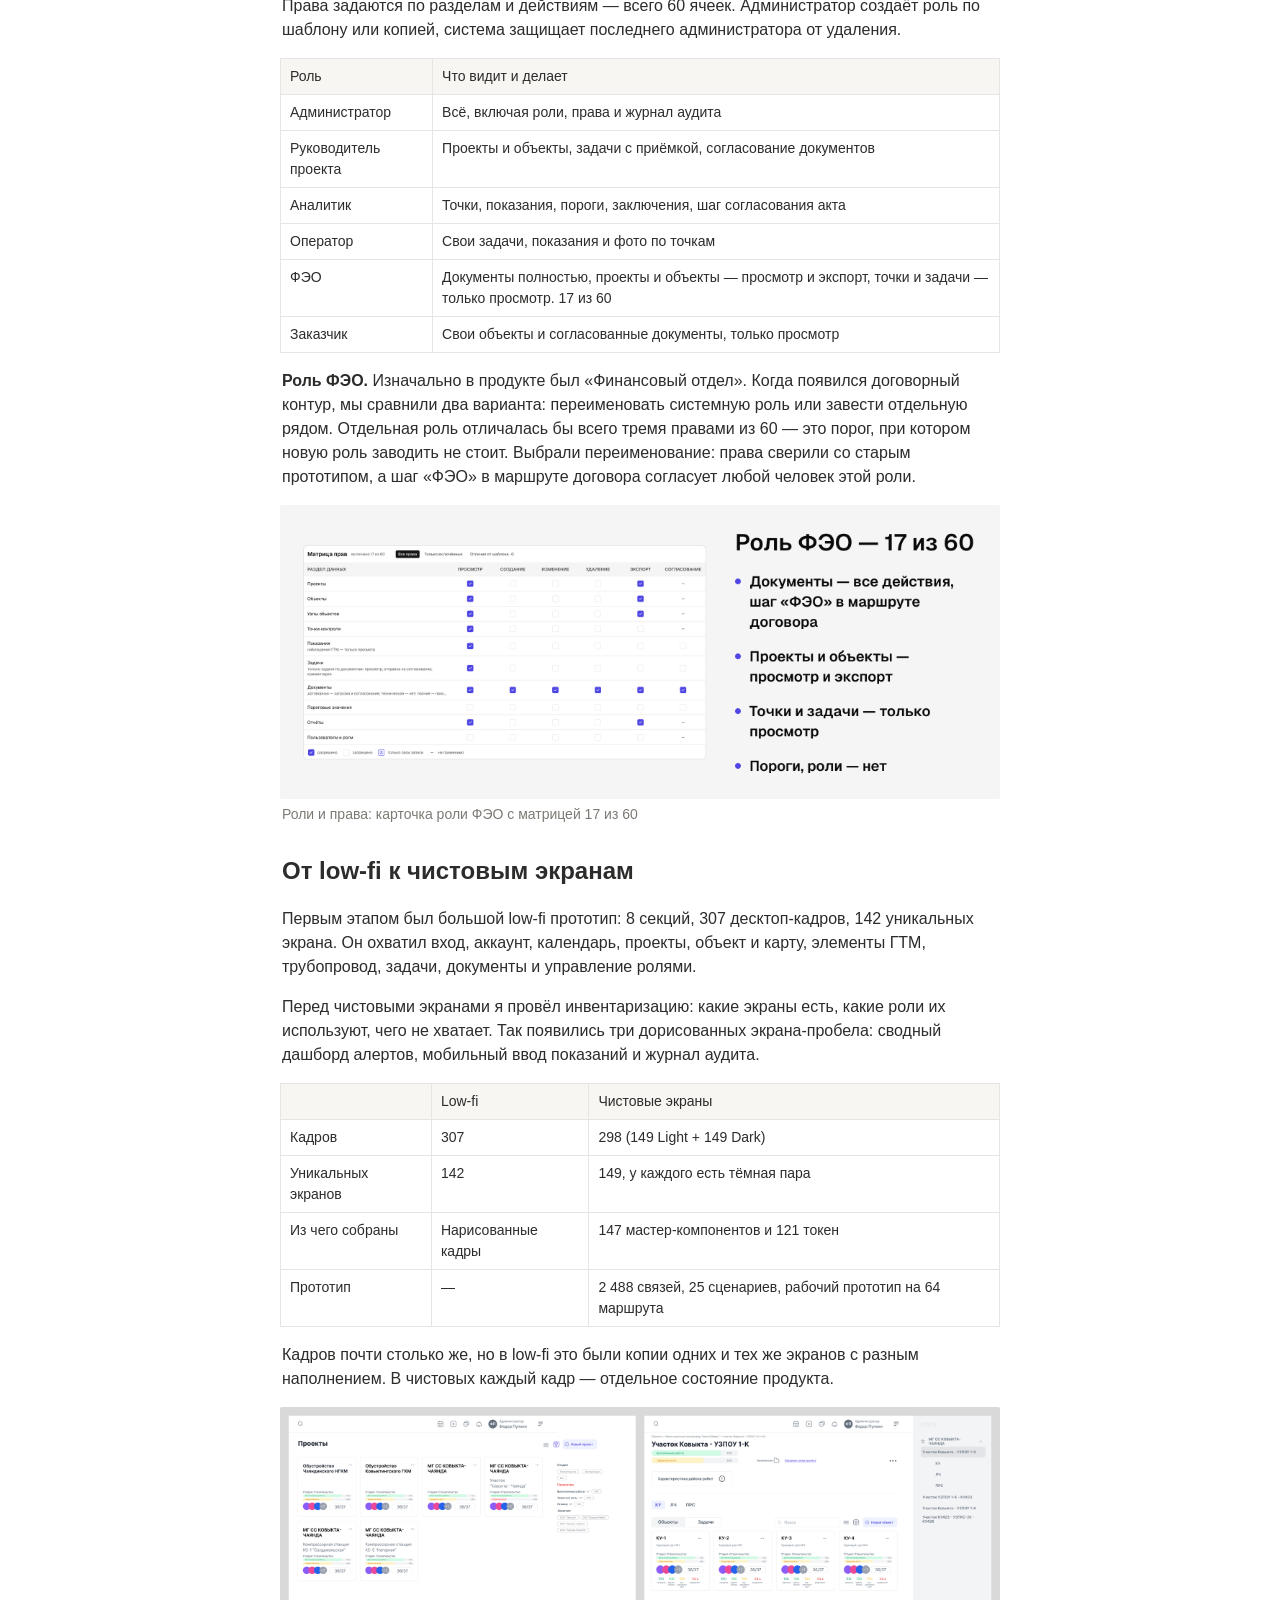
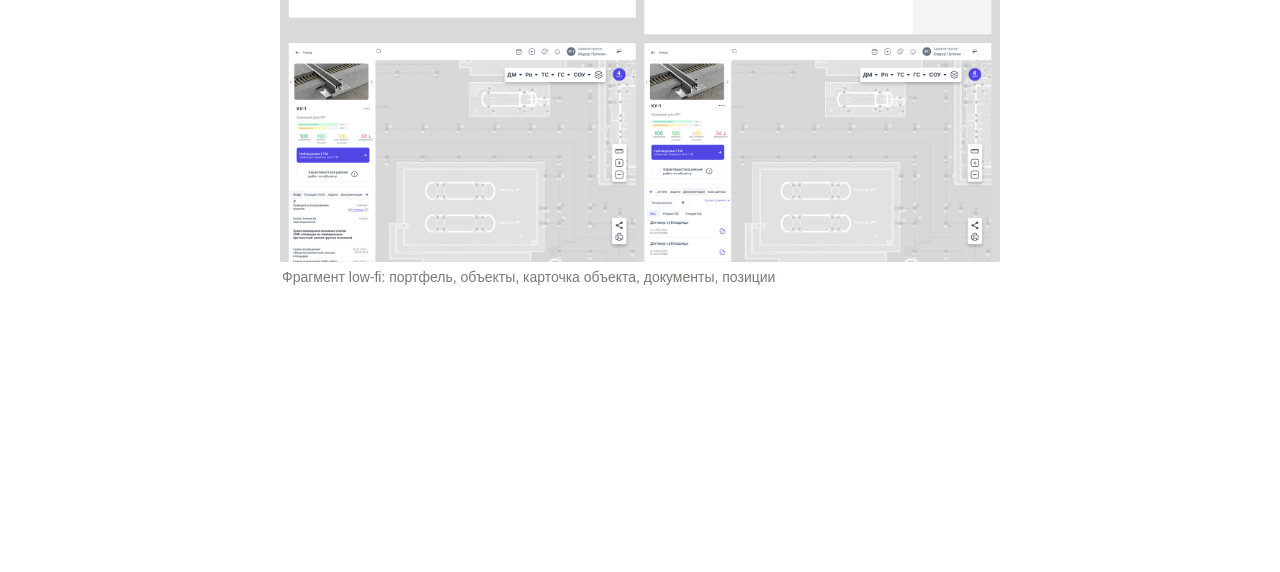
<file: cases/geovizor/ia-sitemap.html>
<!doctype html>
<html lang="ru">
<head>
<meta charset="utf-8">
<meta name="viewport" content="width=device-width, initial-scale=1">
<title>Информационная архитектура и сайтмап — Павлов Алексей</title>
<meta name="description" content="Информационная архитектура и сайтмап. Что принадлежит объекту, а что узлу, разведено по нормативам: репер и скважины — у объекта, деформационная марка — у узла, термостабилизаторы и визуальные наблюдения — на обоих уровнях. Разбор — в документе .">
<meta name="color-scheme" content="light dark">
<link rel="icon" href="data:image/svg+xml,%3Csvg%20xmlns%3D%27http%3A//www.w3.org/2000/svg%27%20viewBox%3D%270%200%20100%20100%27%3E%3Ctext%20y%3D%27.9em%27%20font-size%3D%2790%27%3E%F0%9F%97%BA%EF%B8%8F%3C/text%3E%3C/svg%3E">
<link rel="apple-touch-icon" href="../../assets/img/favicon.png">
<meta property="og:type" content="article">
<meta property="og:locale" content="ru_RU">
<meta property="og:title" content="Информационная архитектура и сайтмап — Павлов Алексей">
<meta property="og:description" content="Информационная архитектура и сайтмап. Что принадлежит объекту, а что узлу, разведено по нормативам: репер и скважины — у объекта, деформационная марка — у узла, термостабилизаторы и визуальные наблюдения — на обоих уровнях. Разбор — в документе .">
<meta property="og:image" content="../../assets/img/geovizor/ia-sitemap/art-data-model.png">
<meta name="twitter:card" content="summary_large_image">
<link rel="stylesheet" href="../../assets/css/style.css">
</head>
<body class="page-artifact">
<div class="topbar"><nav class="crumbs" aria-label="Навигация"><a class="crumb" href="../../index.html">Кейсы</a><span class="crumb-sep">/</span><a class="crumb" href="../geovizor.html"><span class="crumb-icon" aria-hidden="true">🏗️</span>ГЕОВИЗОР — платформа геотехнического мониторинга</a><span class="crumb-sep">/</span><span class="crumb crumb-current" aria-current="page"><span class="crumb-icon" aria-hidden="true">🗺️</span>Информационная архитектура и сайтмап</span></nav></div>
<main class="page">
<header class="page-header"><div class="page-icon" aria-hidden="true">🗺️</div><h1 class="page-title">Информационная архитектура и сайтмап</h1></header>
<article class="page-content">
<p class="n-text"><a class="n-link" href="../geovizor.html">← К кейсу ГЕОВИЗОР</a></p><h3 id="принципы" class="n-h2">Принципы</h3><ol class="n-list n-numbered_list"><li class="n-li"><strong>Одно дерево на все роли.</strong> Разные ветки открываются правами, а не отдельными интерфейсами.</li><li class="n-li"><strong>Глубина — не больше трёх уровней:</strong> главная → раздел → экран.</li><li class="n-li"><strong>Глубина предмета — колонками, а не окнами.</strong> «Объект → узел → точка» раскладывается стопкой колонок рядом с планом. Содержательных панелей рядом — не больше двух.</li><li class="n-li"><strong>Переход между вкладками одного предмета не теряет состояние вида.</strong></li></ol><h3 id="модель-данных" class="n-h2">Модель данных</h3><p class="n-text"><strong>Проект → Объект → Узел → Точка контроля.</strong></p><div class="n-table-wrap"><table class="n-table"><colgroup><col><col><col></colgroup><tbody><tr class="n-tr"><th scope="col" class="n-cell">Уровень</th><th scope="col" class="n-cell">Что это</th><th scope="col" class="n-cell">Пример</th></tr><tr class="n-tr"><td class="n-cell">Проект</td><td class="n-cell">Стройка или участок трассы</td><td class="n-cell">МГ «Восточный маршрут»</td></tr><tr class="n-tr"><td class="n-cell">Объект</td><td class="n-cell">Площадка с планом и сетью наблюдений</td><td class="n-cell">Стройплощадка «Насосная станция №3», 12 узлов, 156 точек</td></tr><tr class="n-tr"><td class="n-cell">Узел</td><td class="n-cell">Конструкция, за которой следят</td><td class="n-cell">Б-12, балка перекрытия</td></tr><tr class="n-tr"><td class="n-cell">Точка контроля</td><td class="n-cell">Место замера с порогами, показаниями, графиком, фото</td><td class="n-cell">Точка №14</td></tr></tbody></table></div><p class="n-text">Что принадлежит объекту, а что узлу, разведено по нормативам: репер и скважины — у объекта, деформационная марка — у узла, термостабилизаторы и визуальные наблюдения — на обоих уровнях. Разбор — в документе <a class="n-mention" href="roles-research.html"><span class="n-mention-icon">👥</span><span class="n-mention-title">Исследование ролей</span></a>.</p><figure class="n-image"><img src="../../assets/img/geovizor/ia-sitemap/art-data-model.png" alt="Модель данных: четыре уровня и что живёт на каждом" decoding="async"><figcaption>Модель данных: четыре уровня и что живёт на каждом</figcaption></figure><h3 id="сайтмап" class="n-h2">Сайтмап</h3><p class="n-text">Приоритеты — по MoSCoW из требований продукта: core, v2, later.</p><figure class="n-image"><img src="../../assets/img/geovizor/ia-sitemap/art-sitemap-full.png" alt="Сайтмап целиком: разделы первого уровня и экраны внутри, с приоритетом" loading="lazy" decoding="async"><figcaption>Сайтмап целиком: разделы первого уровня и экраны внутри, с приоритетом</figcaption></figure><div class="n-table-wrap"><table class="n-table"><colgroup><col><col><col></colgroup><tbody><tr class="n-tr"><th scope="col" class="n-cell">Раздел</th><th scope="col" class="n-cell">Экраны</th><th scope="col" class="n-cell">Приоритет</th></tr><tr class="n-tr"><td class="n-cell">Дашборд</td><td class="n-cell">Центр алертов: активные, история</td><td class="n-cell">core</td></tr><tr class="n-tr"><td class="n-cell">Проекты</td><td class="n-cell">Список проектов, обзор проекта</td><td class="n-cell">core</td></tr><tr class="n-tr"><td class="n-cell">Объект</td><td class="n-cell">Узел (инфо, точки, задачи, документация), настройка объекта, список точек, точка</td><td class="n-cell">core</td></tr><tr class="n-tr"><td class="n-cell"></td><td class="n-cell">Аналитика и тренды, инженерное заключение</td><td class="n-cell">v2</td></tr><tr class="n-tr"><td class="n-cell">Поле</td><td class="n-cell">Мобильный чек-лист, ввод показания, офлайн-режим</td><td class="n-cell">core, концепт</td></tr><tr class="n-tr"><td class="n-cell">Документы</td><td class="n-cell">Архив, карточка документа</td><td class="n-cell">v2</td></tr><tr class="n-tr"><td class="n-cell">Акты</td><td class="n-cell">Реестр актов, акт</td><td class="n-cell">later</td></tr><tr class="n-tr"><td class="n-cell">Интеграция с 1С</td><td class="n-cell">Настройки</td><td class="n-cell">later</td></tr><tr class="n-tr"><td class="n-cell">Заказчик</td><td class="n-cell">Дашборд Заказчика, история отчётов</td><td class="n-cell">v2</td></tr><tr class="n-tr"><td class="n-cell">Управление</td><td class="n-cell">Роли и права, пользователи, журнал аудита</td><td class="n-cell">core</td></tr><tr class="n-tr"><td class="n-cell">Конструктор отчётов</td><td class="n-cell">—</td><td class="n-cell">v2</td></tr><tr class="n-tr"><td class="n-cell">Настройки</td><td class="n-cell">Профиль, безопасность, уведомления, внешний вид</td><td class="n-cell">core</td></tr></tbody></table></div><p class="n-text">В чистовых экранах часть веток слилась: документы и акты стали одним разделом «Документация» с договорным контуром, задачи получили свой раздел первого уровня, а алерты — реестр.</p><h3 id="матрица-прав" class="n-h2">Матрица прав</h3><p class="n-text">Права задаются по разделам и действиям — всего 60 ячеек. Администратор создаёт роль по шаблону или копией, система защищает последнего администратора от удаления.</p><div class="n-table-wrap"><table class="n-table"><colgroup><col><col></colgroup><tbody><tr class="n-tr"><th scope="col" class="n-cell">Роль</th><th scope="col" class="n-cell">Что видит и делает</th></tr><tr class="n-tr"><td class="n-cell">Администратор</td><td class="n-cell">Всё, включая роли, права и журнал аудита</td></tr><tr class="n-tr"><td class="n-cell">Руководитель проекта</td><td class="n-cell">Проекты и объекты, задачи с приёмкой, согласование документов</td></tr><tr class="n-tr"><td class="n-cell">Аналитик</td><td class="n-cell">Точки, показания, пороги, заключения, шаг согласования акта</td></tr><tr class="n-tr"><td class="n-cell">Оператор</td><td class="n-cell">Свои задачи, показания и фото по точкам</td></tr><tr class="n-tr"><td class="n-cell">ФЭО</td><td class="n-cell">Документы полностью, проекты и объекты — просмотр и экспорт, точки и задачи — только просмотр. 17 из 60</td></tr><tr class="n-tr"><td class="n-cell">Заказчик</td><td class="n-cell">Свои объекты и согласованные документы, только просмотр</td></tr></tbody></table></div><p class="n-text"><strong>Роль ФЭО.</strong> Изначально в продукте был «Финансовый отдел». Когда появился договорный контур, мы сравнили два варианта: переименовать системную роль или завести отдельную рядом. Отдельная роль отличалась бы всего тремя правами из 60 — это порог, при котором новую роль заводить не стоит. Выбрали переименование: права сверили со старым прототипом, а шаг «ФЭО» в маршруте договора согласует любой человек этой роли.</p><figure class="n-image"><img src="../../assets/img/geovizor/ia-sitemap/art-roles-matrix.png" alt="Роли и права: карточка роли ФЭО с матрицей 17 из 60" loading="lazy" decoding="async"><figcaption>Роли и права: карточка роли ФЭО с матрицей 17 из 60</figcaption></figure><h3 id="от-low-fi-к-чистовым-экранам" class="n-h2">От low-fi к чистовым экранам</h3><p class="n-text">Первым этапом был большой low-fi прототип: 8 секций, 307 десктоп-кадров, 142 уникальных экрана. Он охватил вход, аккаунт, календарь, проекты, объект и карту, элементы ГТМ, трубопровод, задачи, документы и управление ролями.</p><p class="n-text">Перед чистовыми экранами я провёл инвентаризацию: какие экраны есть, какие роли их используют, чего не хватает. Так появились три дорисованных экрана-пробела: сводный дашборд алертов, мобильный ввод показаний и журнал аудита.</p><div class="n-table-wrap"><table class="n-table"><colgroup><col><col><col></colgroup><tbody><tr class="n-tr"><th scope="col" class="n-cell"></th><th scope="col" class="n-cell">Low-fi</th><th scope="col" class="n-cell">Чистовые экраны</th></tr><tr class="n-tr"><td class="n-cell">Кадров</td><td class="n-cell">307</td><td class="n-cell">298 (149 Light + 149 Dark)</td></tr><tr class="n-tr"><td class="n-cell">Уникальных экранов</td><td class="n-cell">142</td><td class="n-cell">149, у каждого есть тёмная пара</td></tr><tr class="n-tr"><td class="n-cell">Из чего собраны</td><td class="n-cell">Нарисованные кадры</td><td class="n-cell">147 мастер-компонентов и 121 токен</td></tr><tr class="n-tr"><td class="n-cell">Прототип</td><td class="n-cell">—</td><td class="n-cell">2 488 связей, 25 сценариев, рабочий прототип на 64 маршрута</td></tr></tbody></table></div><p class="n-text">Кадров почти столько же, но в low-fi это были копии одних и тех же экранов с разным наполнением. В чистовых каждый кадр — отдельное состояние продукта.</p><figure class="n-image"><img src="../../assets/img/geovizor/ia-sitemap/art-lowfi-fragment.png" alt="Фрагмент low-fi: портфель, объекты, карточка объекта, документы, позиции" loading="lazy" decoding="async"><figcaption>Фрагмент low-fi: портфель, объекты, карточка объекта, документы, позиции</figcaption></figure>
</article>
</main>
</body>
</html>
</file>
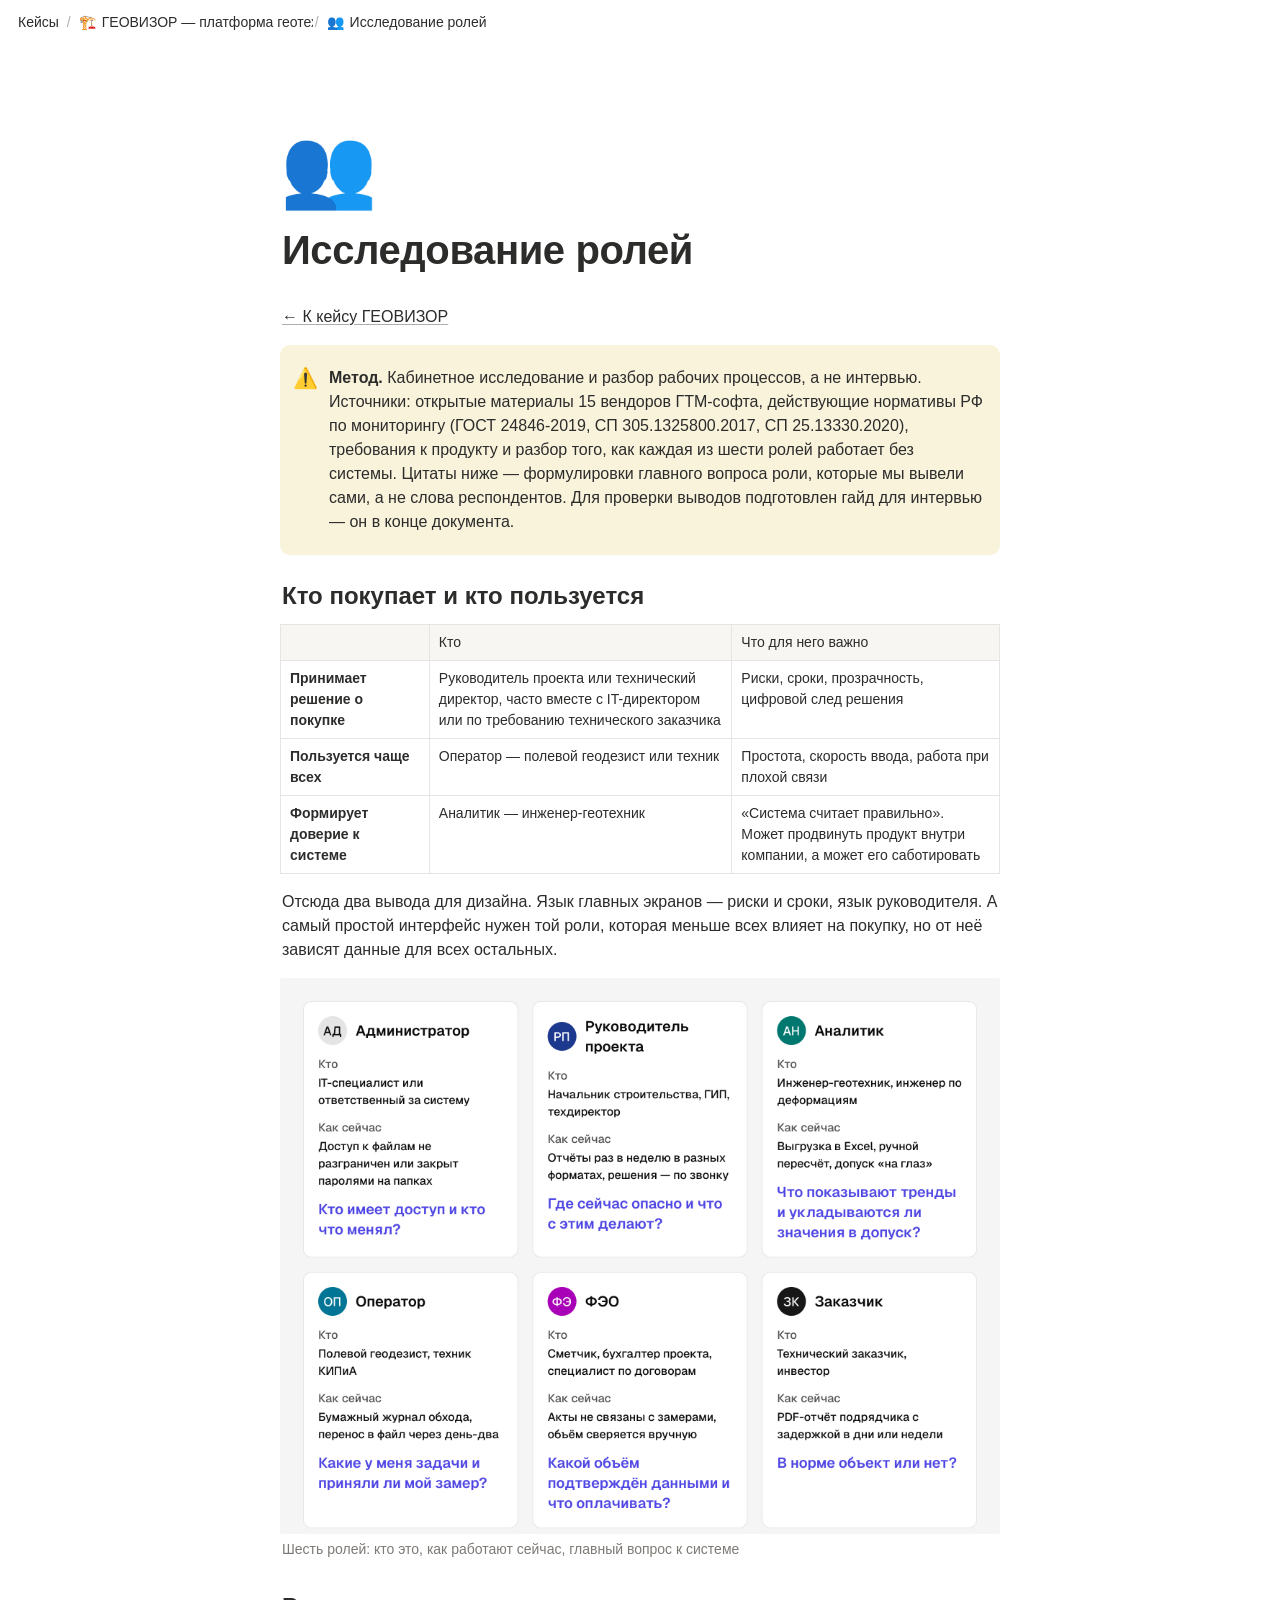
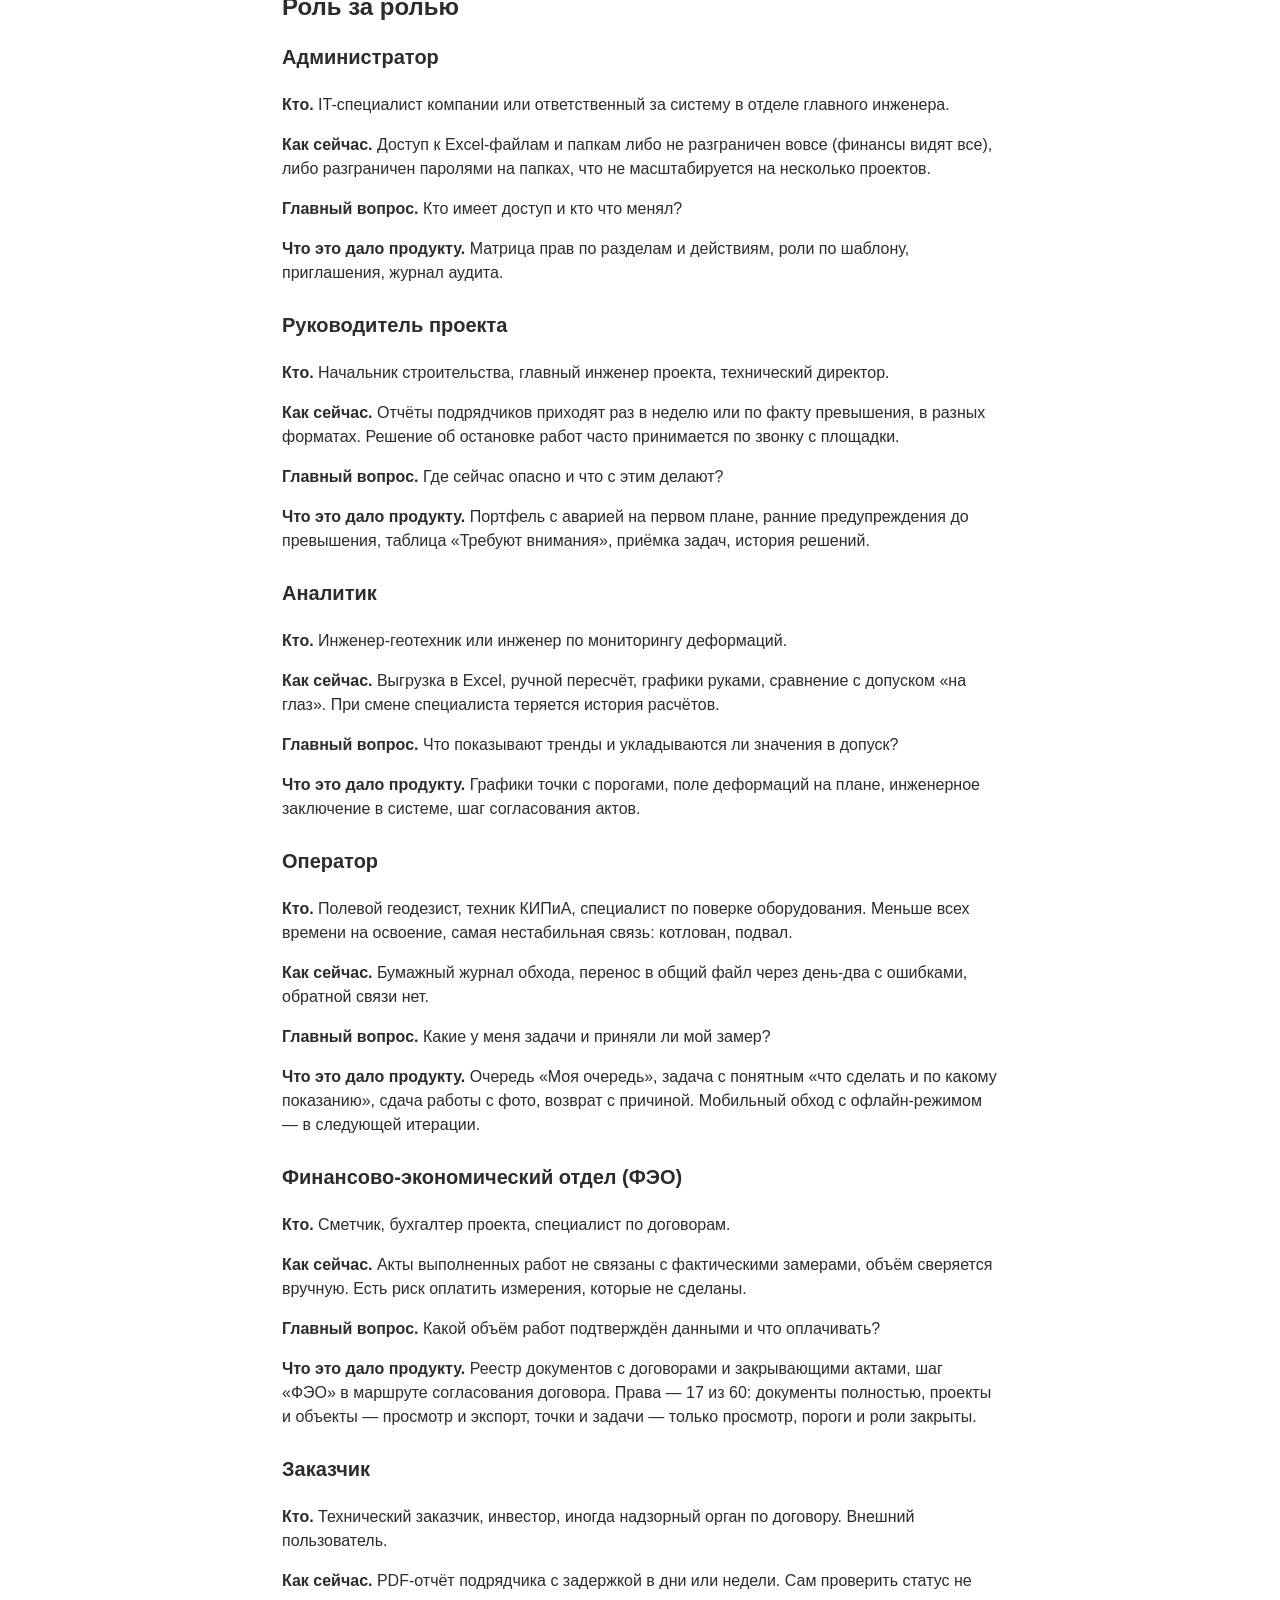
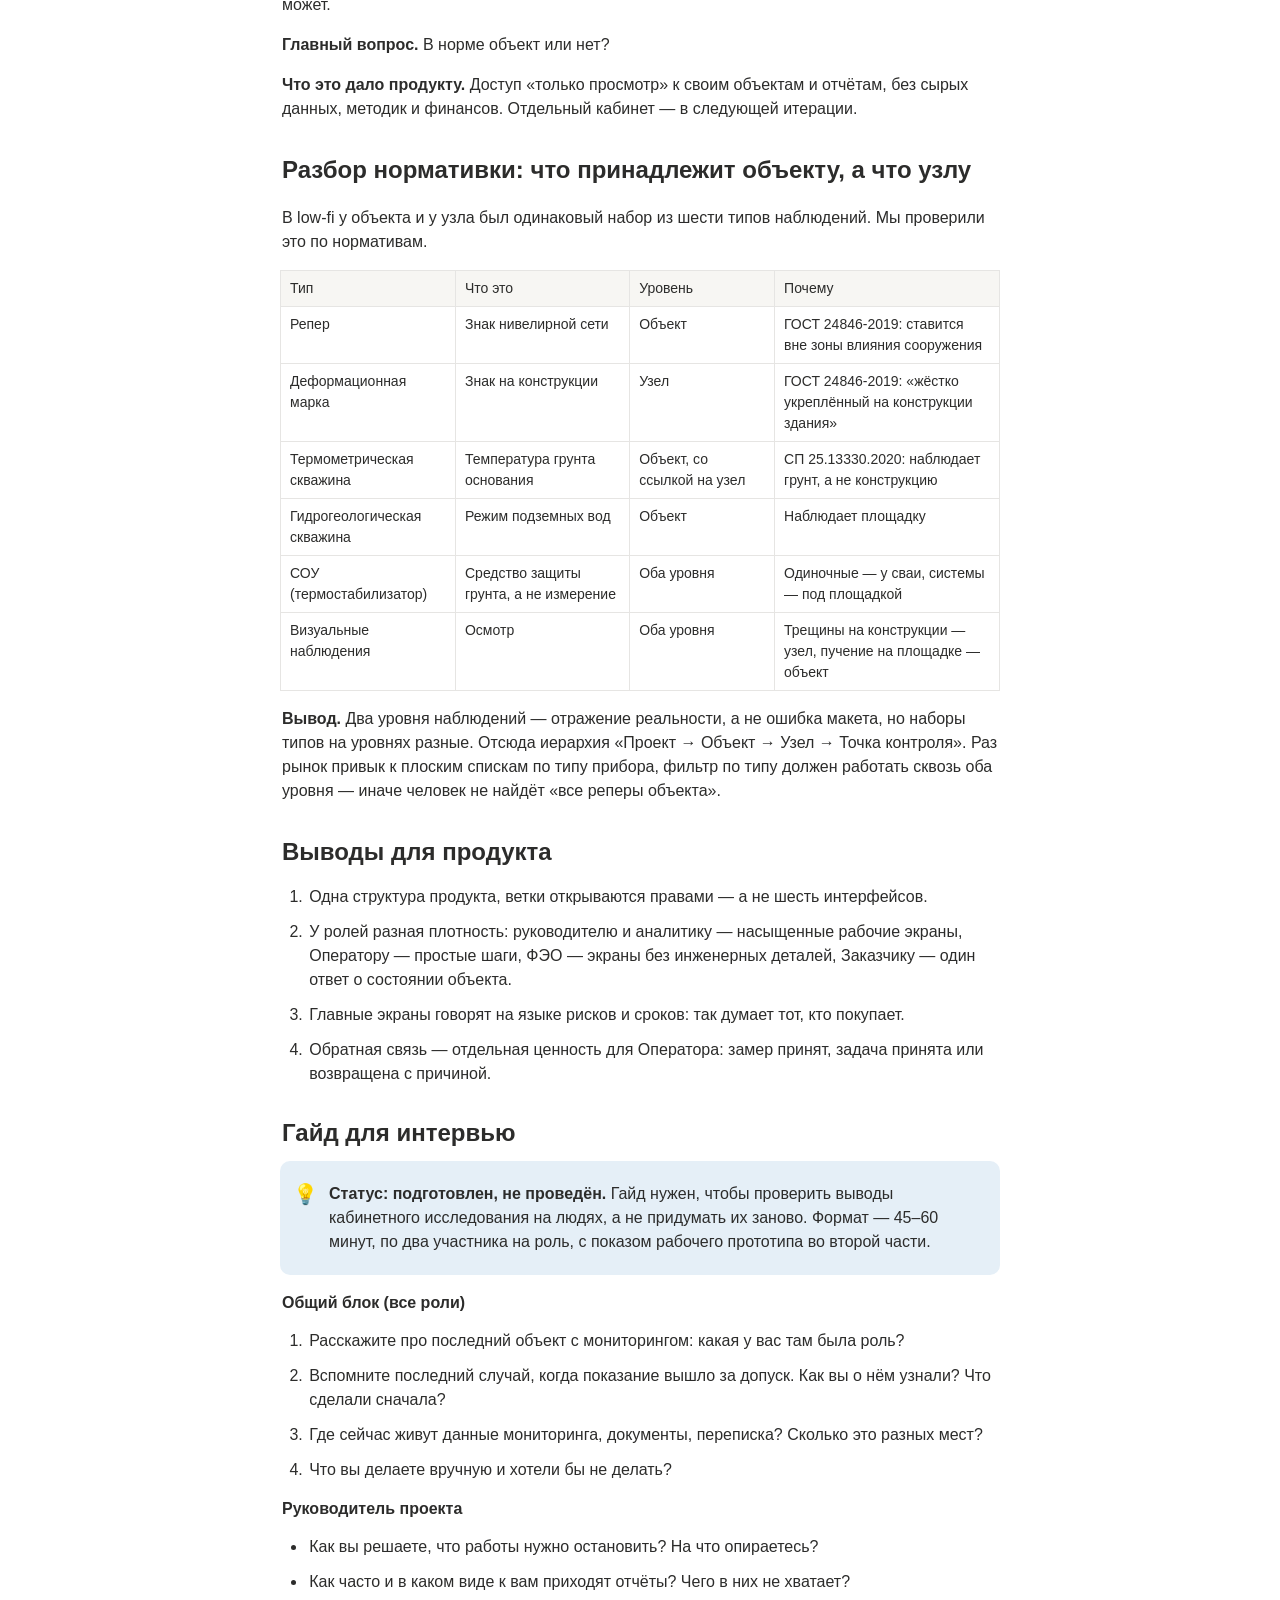
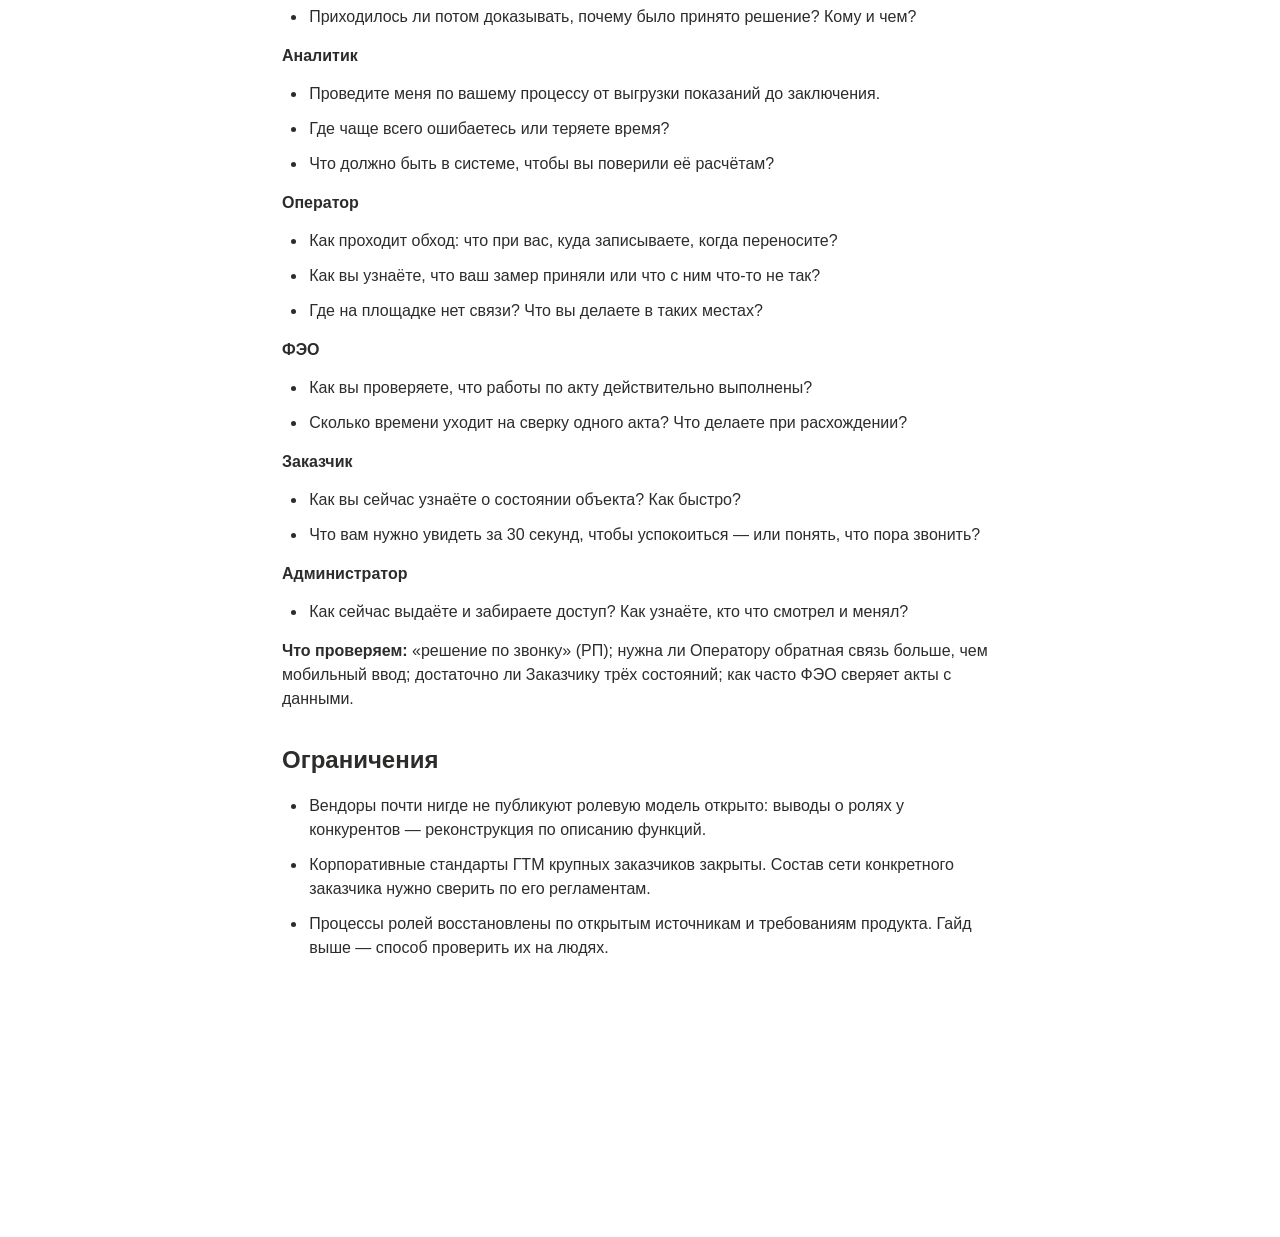
<file: cases/geovizor/roles-research.html>
<!doctype html>
<html lang="ru">
<head>
<meta charset="utf-8">
<meta name="viewport" content="width=device-width, initial-scale=1">
<title>Исследование ролей — Павлов Алексей</title>
<meta name="description" content="Исследование ролей. Отсюда два вывода для дизайна. Язык главных экранов — риски и сроки, язык руководителя. А самый простой интерфейс нужен той роли, которая меньше всех влияет на покупку, но от неё зависят данные для всех остальных.">
<meta name="color-scheme" content="light dark">
<link rel="icon" href="data:image/svg+xml,%3Csvg%20xmlns%3D%27http%3A//www.w3.org/2000/svg%27%20viewBox%3D%270%200%20100%20100%27%3E%3Ctext%20y%3D%27.9em%27%20font-size%3D%2790%27%3E%F0%9F%91%A5%3C/text%3E%3C/svg%3E">
<link rel="apple-touch-icon" href="../../assets/img/favicon.png">
<meta property="og:type" content="article">
<meta property="og:locale" content="ru_RU">
<meta property="og:title" content="Исследование ролей — Павлов Алексей">
<meta property="og:description" content="Исследование ролей. Отсюда два вывода для дизайна. Язык главных экранов — риски и сроки, язык руководителя. А самый простой интерфейс нужен той роли, которая меньше всех влияет на покупку, но от неё зависят данные для всех остальных.">
<meta property="og:image" content="../../assets/img/geovizor/roles-research/art-roles-cards.png">
<meta name="twitter:card" content="summary_large_image">
<link rel="stylesheet" href="../../assets/css/style.css">
</head>
<body class="page-artifact">
<div class="topbar"><nav class="crumbs" aria-label="Навигация"><a class="crumb" href="../../index.html">Кейсы</a><span class="crumb-sep">/</span><a class="crumb" href="../geovizor.html"><span class="crumb-icon" aria-hidden="true">🏗️</span>ГЕОВИЗОР — платформа геотехнического мониторинга</a><span class="crumb-sep">/</span><span class="crumb crumb-current" aria-current="page"><span class="crumb-icon" aria-hidden="true">👥</span>Исследование ролей</span></nav></div>
<main class="page">
<header class="page-header"><div class="page-icon" aria-hidden="true">👥</div><h1 class="page-title">Исследование ролей</h1></header>
<article class="page-content">
<p class="n-text"><a class="n-link" href="../geovizor.html">← К кейсу ГЕОВИЗОР</a></p><div class="n-callout c-yellow_bg"><div class="n-callout-icon" aria-hidden="true">⚠️</div><div class="n-callout-body"><p class="n-text"><strong>Метод.</strong> Кабинетное исследование и разбор рабочих процессов, а не интервью. Источники: открытые материалы 15 вендоров ГТМ-софта, действующие нормативы РФ по мониторингу (ГОСТ 24846-2019, СП 305.1325800.2017, СП 25.13330.2020), требования к продукту и разбор того, как каждая из шести ролей работает без системы. Цитаты ниже — формулировки главного вопроса роли, которые мы вывели сами, а не слова респондентов. Для проверки выводов подготовлен гайд для интервью — он в конце документа.</p></div></div><h3 id="кто-покупает-и-кто-пользуется" class="n-h2">Кто покупает и кто пользуется</h3><div class="n-table-wrap"><table class="n-table"><colgroup><col><col><col></colgroup><tbody><tr class="n-tr"><th scope="col" class="n-cell"></th><th scope="col" class="n-cell">Кто</th><th scope="col" class="n-cell">Что для него важно</th></tr><tr class="n-tr"><td class="n-cell"><strong>Принимает решение о покупке</strong></td><td class="n-cell">Руководитель проекта или технический директор, часто вместе с IT-директором или по требованию технического заказчика</td><td class="n-cell">Риски, сроки, прозрачность, цифровой след решения</td></tr><tr class="n-tr"><td class="n-cell"><strong>Пользуется чаще всех</strong></td><td class="n-cell">Оператор — полевой геодезист или техник</td><td class="n-cell">Простота, скорость ввода, работа при плохой связи</td></tr><tr class="n-tr"><td class="n-cell"><strong>Формирует доверие к системе</strong></td><td class="n-cell">Аналитик — инженер-геотехник</td><td class="n-cell">«Система считает правильно». Может продвинуть продукт внутри компании, а может его саботировать</td></tr></tbody></table></div><p class="n-text">Отсюда два вывода для дизайна. Язык главных экранов — риски и сроки, язык руководителя. А самый простой интерфейс нужен той роли, которая меньше всех влияет на покупку, но от неё зависят данные для всех остальных.</p><figure class="n-image"><img src="../../assets/img/geovizor/roles-research/art-roles-cards.png" alt="Шесть ролей: кто это, как работают сейчас, главный вопрос к системе" decoding="async"><figcaption>Шесть ролей: кто это, как работают сейчас, главный вопрос к системе</figcaption></figure><h3 id="роль-за-ролью" class="n-h2">Роль за ролью</h3><h4 id="администратор" class="n-h3">Администратор</h4><p class="n-text"><strong>Кто.</strong> IT-специалист компании или ответственный за систему в отделе главного инженера.</p><p class="n-text"><strong>Как сейчас.</strong> Доступ к Excel-файлам и папкам либо не разграничен вовсе (финансы видят все), либо разграничен паролями на папках, что не масштабируется на несколько проектов.</p><p class="n-text"><strong>Главный вопрос.</strong> Кто имеет доступ и кто что менял?</p><p class="n-text"><strong>Что это дало продукту.</strong> Матрица прав по разделам и действиям, роли по шаблону, приглашения, журнал аудита.</p><h4 id="руководитель-проекта" class="n-h3">Руководитель проекта</h4><p class="n-text"><strong>Кто.</strong> Начальник строительства, главный инженер проекта, технический директор.</p><p class="n-text"><strong>Как сейчас.</strong> Отчёты подрядчиков приходят раз в неделю или по факту превышения, в разных форматах. Решение об остановке работ часто принимается по звонку с площадки.</p><p class="n-text"><strong>Главный вопрос.</strong> Где сейчас опасно и что с этим делают?</p><p class="n-text"><strong>Что это дало продукту.</strong> Портфель с аварией на первом плане, ранние предупреждения до превышения, таблица «Требуют внимания», приёмка задач, история решений.</p><h4 id="аналитик" class="n-h3">Аналитик</h4><p class="n-text"><strong>Кто.</strong> Инженер-геотехник или инженер по мониторингу деформаций.</p><p class="n-text"><strong>Как сейчас.</strong> Выгрузка в Excel, ручной пересчёт, графики руками, сравнение с допуском «на глаз». При смене специалиста теряется история расчётов.</p><p class="n-text"><strong>Главный вопрос.</strong> Что показывают тренды и укладываются ли значения в допуск?</p><p class="n-text"><strong>Что это дало продукту.</strong> Графики точки с порогами, поле деформаций на плане, инженерное заключение в системе, шаг согласования актов.</p><h4 id="оператор" class="n-h3">Оператор</h4><p class="n-text"><strong>Кто.</strong> Полевой геодезист, техник КИПиА, специалист по поверке оборудования. Меньше всех времени на освоение, самая нестабильная связь: котлован, подвал.</p><p class="n-text"><strong>Как сейчас.</strong> Бумажный журнал обхода, перенос в общий файл через день-два с ошибками, обратной связи нет.</p><p class="n-text"><strong>Главный вопрос.</strong> Какие у меня задачи и приняли ли мой замер?</p><p class="n-text"><strong>Что это дало продукту.</strong> Очередь «Моя очередь», задача с понятным «что сделать и по какому показанию», сдача работы с фото, возврат с причиной. Мобильный обход с офлайн-режимом — в следующей итерации.</p><h4 id="финансово-экономический-отдел-фэо" class="n-h3">Финансово-экономический отдел (ФЭО)</h4><p class="n-text"><strong>Кто.</strong> Сметчик, бухгалтер проекта, специалист по договорам.</p><p class="n-text"><strong>Как сейчас.</strong> Акты выполненных работ не связаны с фактическими замерами, объём сверяется вручную. Есть риск оплатить измерения, которые не сделаны.</p><p class="n-text"><strong>Главный вопрос.</strong> Какой объём работ подтверждён данными и что оплачивать?</p><p class="n-text"><strong>Что это дало продукту.</strong> Реестр документов с договорами и закрывающими актами, шаг «ФЭО» в маршруте согласования договора. Права — 17 из 60: документы полностью, проекты и объекты — просмотр и экспорт, точки и задачи — только просмотр, пороги и роли закрыты.</p><h4 id="заказчик" class="n-h3">Заказчик</h4><p class="n-text"><strong>Кто.</strong> Технический заказчик, инвестор, иногда надзорный орган по договору. Внешний пользователь.</p><p class="n-text"><strong>Как сейчас.</strong> PDF-отчёт подрядчика с задержкой в дни или недели. Сам проверить статус не может.</p><p class="n-text"><strong>Главный вопрос.</strong> В норме объект или нет?</p><p class="n-text"><strong>Что это дало продукту.</strong> Доступ «только просмотр» к своим объектам и отчётам, без сырых данных, методик и финансов. Отдельный кабинет — в следующей итерации.</p><h3 id="разбор-нормативки-что-принадлежит-объекту-а-что-узлу" class="n-h2">Разбор нормативки: что принадлежит объекту, а что узлу</h3><p class="n-text">В low-fi у объекта и у узла был одинаковый набор из шести типов наблюдений. Мы проверили это по нормативам.</p><div class="n-table-wrap"><table class="n-table"><colgroup><col><col><col><col></colgroup><tbody><tr class="n-tr"><th scope="col" class="n-cell">Тип</th><th scope="col" class="n-cell">Что это</th><th scope="col" class="n-cell">Уровень</th><th scope="col" class="n-cell">Почему</th></tr><tr class="n-tr"><td class="n-cell">Репер</td><td class="n-cell">Знак нивелирной сети</td><td class="n-cell">Объект</td><td class="n-cell">ГОСТ 24846-2019: ставится вне зоны влияния сооружения</td></tr><tr class="n-tr"><td class="n-cell">Деформационная марка</td><td class="n-cell">Знак на конструкции</td><td class="n-cell">Узел</td><td class="n-cell">ГОСТ 24846-2019: «жёстко укреплённый на конструкции здания»</td></tr><tr class="n-tr"><td class="n-cell">Термометрическая скважина</td><td class="n-cell">Температура грунта основания</td><td class="n-cell">Объект, со ссылкой на узел</td><td class="n-cell">СП 25.13330.2020: наблюдает грунт, а не конструкцию</td></tr><tr class="n-tr"><td class="n-cell">Гидрогеологическая скважина</td><td class="n-cell">Режим подземных вод</td><td class="n-cell">Объект</td><td class="n-cell">Наблюдает площадку</td></tr><tr class="n-tr"><td class="n-cell">СОУ (термостабилизатор)</td><td class="n-cell">Средство защиты грунта, а не измерение</td><td class="n-cell">Оба уровня</td><td class="n-cell">Одиночные — у сваи, системы — под площадкой</td></tr><tr class="n-tr"><td class="n-cell">Визуальные наблюдения</td><td class="n-cell">Осмотр</td><td class="n-cell">Оба уровня</td><td class="n-cell">Трещины на конструкции — узел, пучение на площадке — объект</td></tr></tbody></table></div><p class="n-text"><strong>Вывод.</strong> Два уровня наблюдений — отражение реальности, а не ошибка макета, но наборы типов на уровнях разные. Отсюда иерархия «Проект → Объект → Узел → Точка контроля». Раз рынок привык к плоским спискам по типу прибора, фильтр по типу должен работать сквозь оба уровня — иначе человек не найдёт «все реперы объекта».</p><h3 id="выводы-для-продукта" class="n-h2">Выводы для продукта</h3><ol class="n-list n-numbered_list"><li class="n-li">Одна структура продукта, ветки открываются правами — а не шесть интерфейсов.</li><li class="n-li">У ролей разная плотность: руководителю и аналитику — насыщенные рабочие экраны, Оператору — простые шаги, ФЭО — экраны без инженерных деталей, Заказчику — один ответ о состоянии объекта.</li><li class="n-li">Главные экраны говорят на языке рисков и сроков: так думает тот, кто покупает.</li><li class="n-li">Обратная связь — отдельная ценность для Оператора: замер принят, задача принята или возвращена с причиной.</li></ol><h3 id="гайд-для-интервью" class="n-h2">Гайд для интервью</h3><div class="n-callout c-blue_bg"><div class="n-callout-icon" aria-hidden="true">💡</div><div class="n-callout-body"><p class="n-text"><strong>Статус: подготовлен, не проведён.</strong> Гайд нужен, чтобы проверить выводы кабинетного исследования на людях, а не придумать их заново. Формат — 45–60 минут, по два участника на роль, с показом рабочего прототипа во второй части.</p></div></div><p class="n-text"><strong>Общий блок (все роли)</strong></p><ol class="n-list n-numbered_list"><li class="n-li">Расскажите про последний объект с мониторингом: какая у вас там была роль?</li><li class="n-li">Вспомните последний случай, когда показание вышло за допуск. Как вы о нём узнали? Что сделали сначала?</li><li class="n-li">Где сейчас живут данные мониторинга, документы, переписка? Сколько это разных мест?</li><li class="n-li">Что вы делаете вручную и хотели бы не делать?</li></ol><p class="n-text"><strong>Руководитель проекта</strong></p><ul class="n-list n-bulleted_list"><li class="n-li">Как вы решаете, что работы нужно остановить? На что опираетесь?</li><li class="n-li">Как часто и в каком виде к вам приходят отчёты? Чего в них не хватает?</li><li class="n-li">Приходилось ли потом доказывать, почему было принято решение? Кому и чем?</li></ul><p class="n-text"><strong>Аналитик</strong></p><ul class="n-list n-bulleted_list"><li class="n-li">Проведите меня по вашему процессу от выгрузки показаний до заключения.</li><li class="n-li">Где чаще всего ошибаетесь или теряете время?</li><li class="n-li">Что должно быть в системе, чтобы вы поверили её расчётам?</li></ul><p class="n-text"><strong>Оператор</strong></p><ul class="n-list n-bulleted_list"><li class="n-li">Как проходит обход: что при вас, куда записываете, когда переносите?</li><li class="n-li">Как вы узнаёте, что ваш замер приняли или что с ним что-то не так?</li><li class="n-li">Где на площадке нет связи? Что вы делаете в таких местах?</li></ul><p class="n-text"><strong>ФЭО</strong></p><ul class="n-list n-bulleted_list"><li class="n-li">Как вы проверяете, что работы по акту действительно выполнены?</li><li class="n-li">Сколько времени уходит на сверку одного акта? Что делаете при расхождении?</li></ul><p class="n-text"><strong>Заказчик</strong></p><ul class="n-list n-bulleted_list"><li class="n-li">Как вы сейчас узнаёте о состоянии объекта? Как быстро?</li><li class="n-li">Что вам нужно увидеть за 30 секунд, чтобы успокоиться — или понять, что пора звонить?</li></ul><p class="n-text"><strong>Администратор</strong></p><ul class="n-list n-bulleted_list"><li class="n-li">Как сейчас выдаёте и забираете доступ? Как узнаёте, кто что смотрел и менял?</li></ul><p class="n-text"><strong>Что проверяем:</strong> «решение по звонку» (РП); нужна ли Оператору обратная связь больше, чем мобильный ввод; достаточно ли Заказчику трёх состояний; как часто ФЭО сверяет акты с данными.</p><h3 id="ограничения" class="n-h2">Ограничения</h3><ul class="n-list n-bulleted_list"><li class="n-li">Вендоры почти нигде не публикуют ролевую модель открыто: выводы о ролях у конкурентов — реконструкция по описанию функций.</li><li class="n-li">Корпоративные стандарты ГТМ крупных заказчиков закрыты. Состав сети конкретного заказчика нужно сверить по его регламентам.</li><li class="n-li">Процессы ролей восстановлены по открытым источникам и требованиям продукта. Гайд выше — способ проверить их на людях.</li></ul>
</article>
</main>
</body>
</html>
</file>
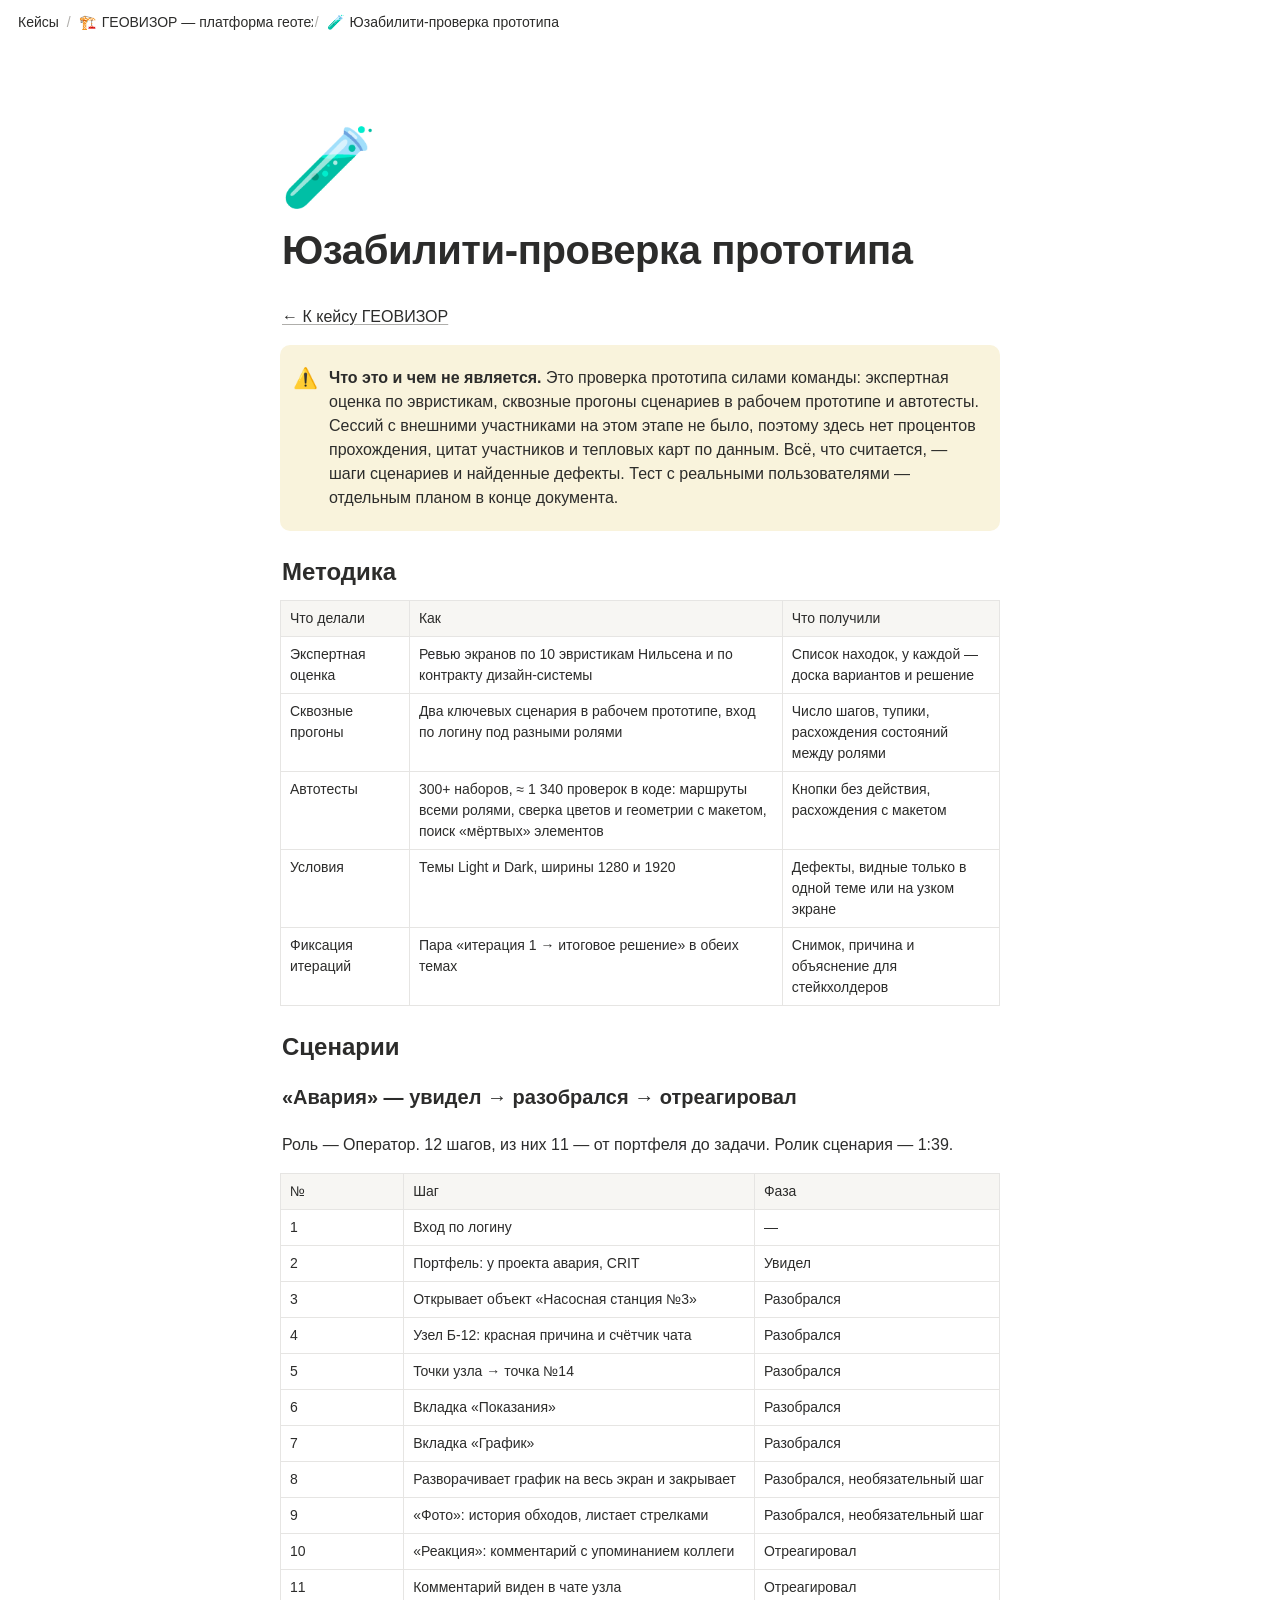
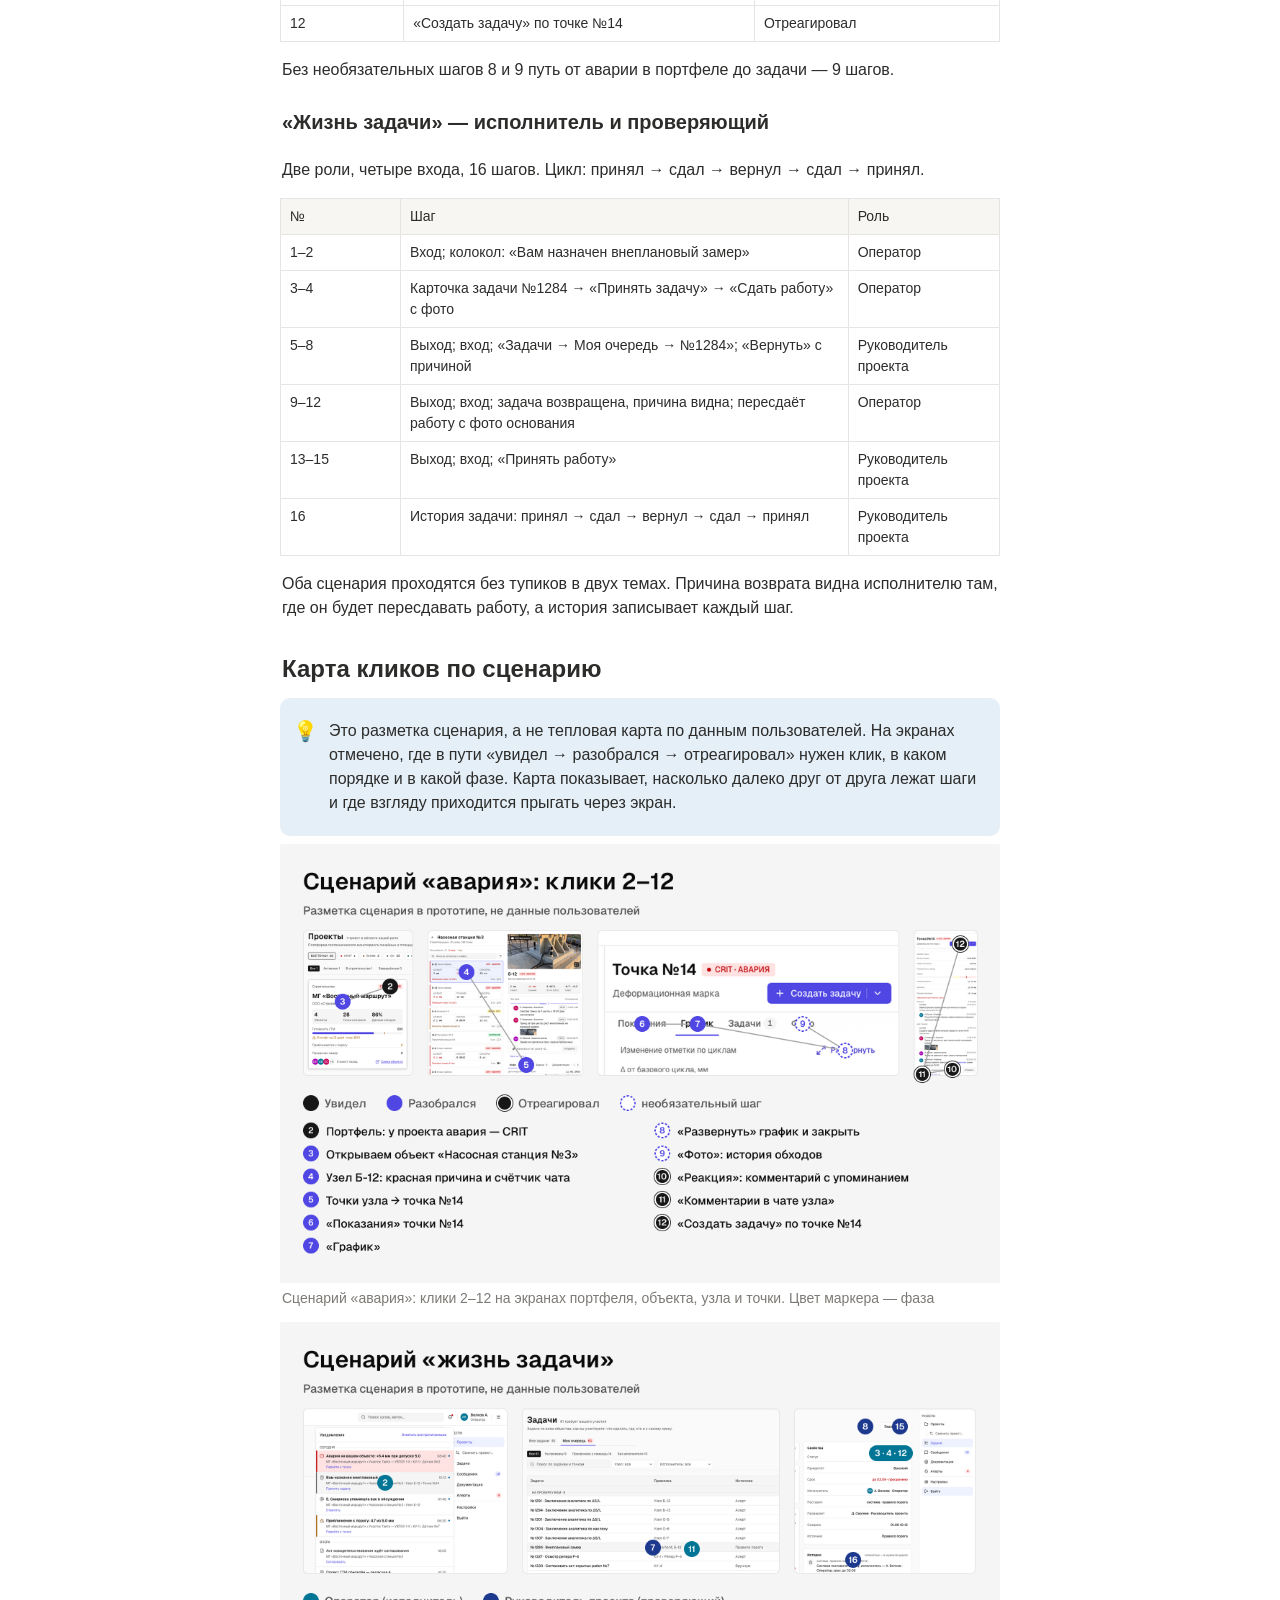
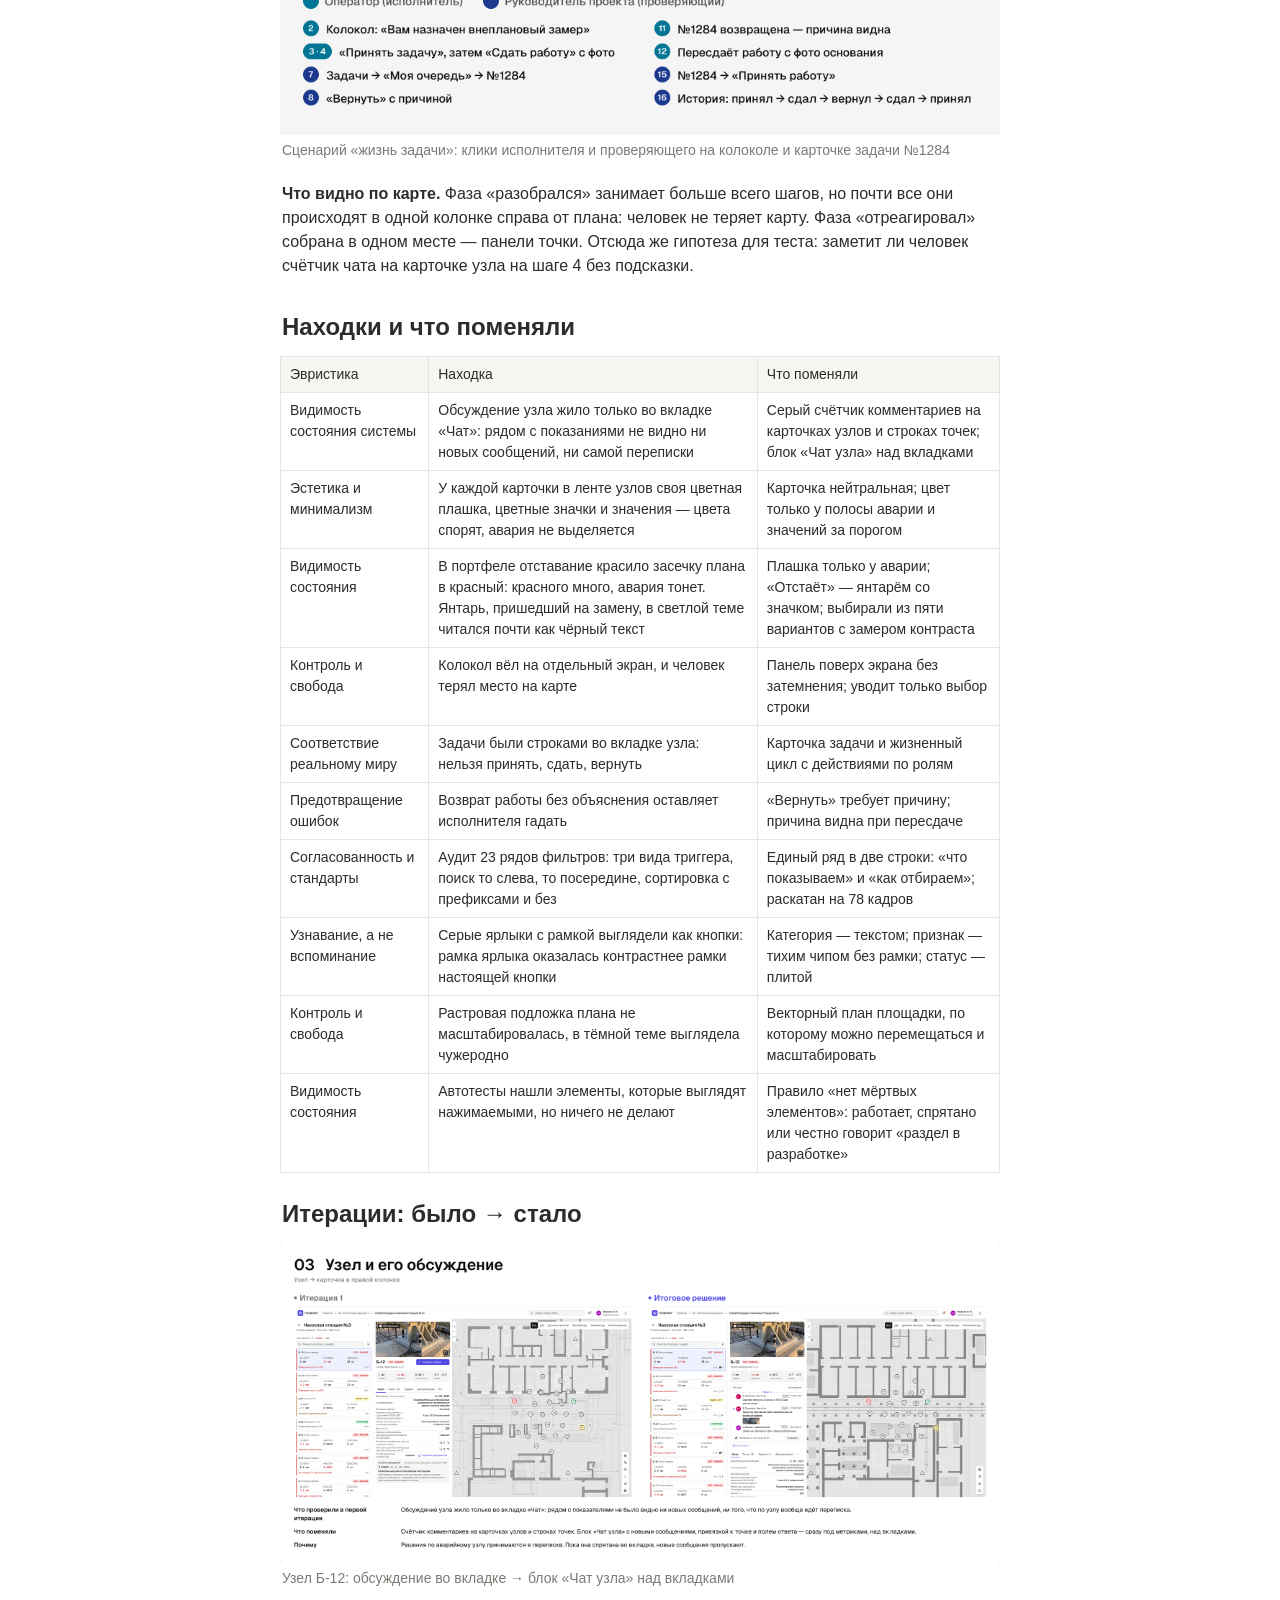
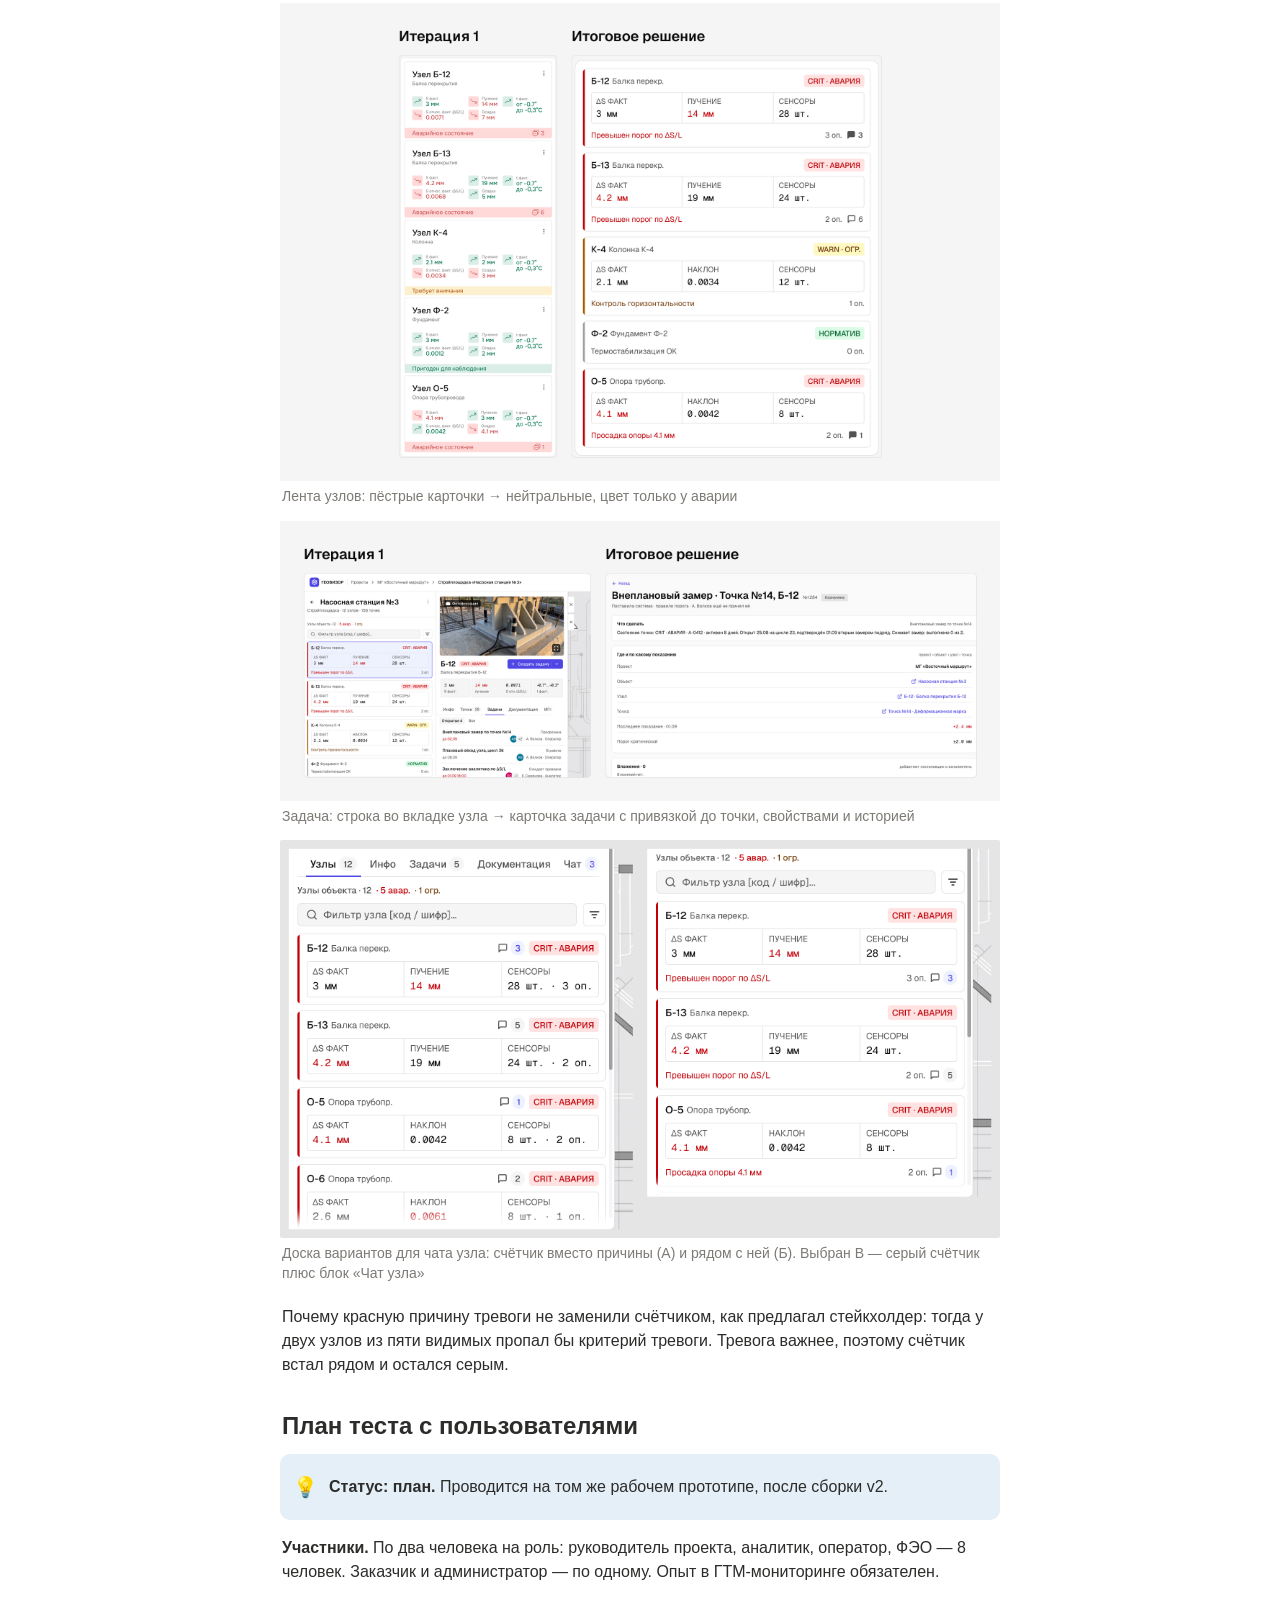
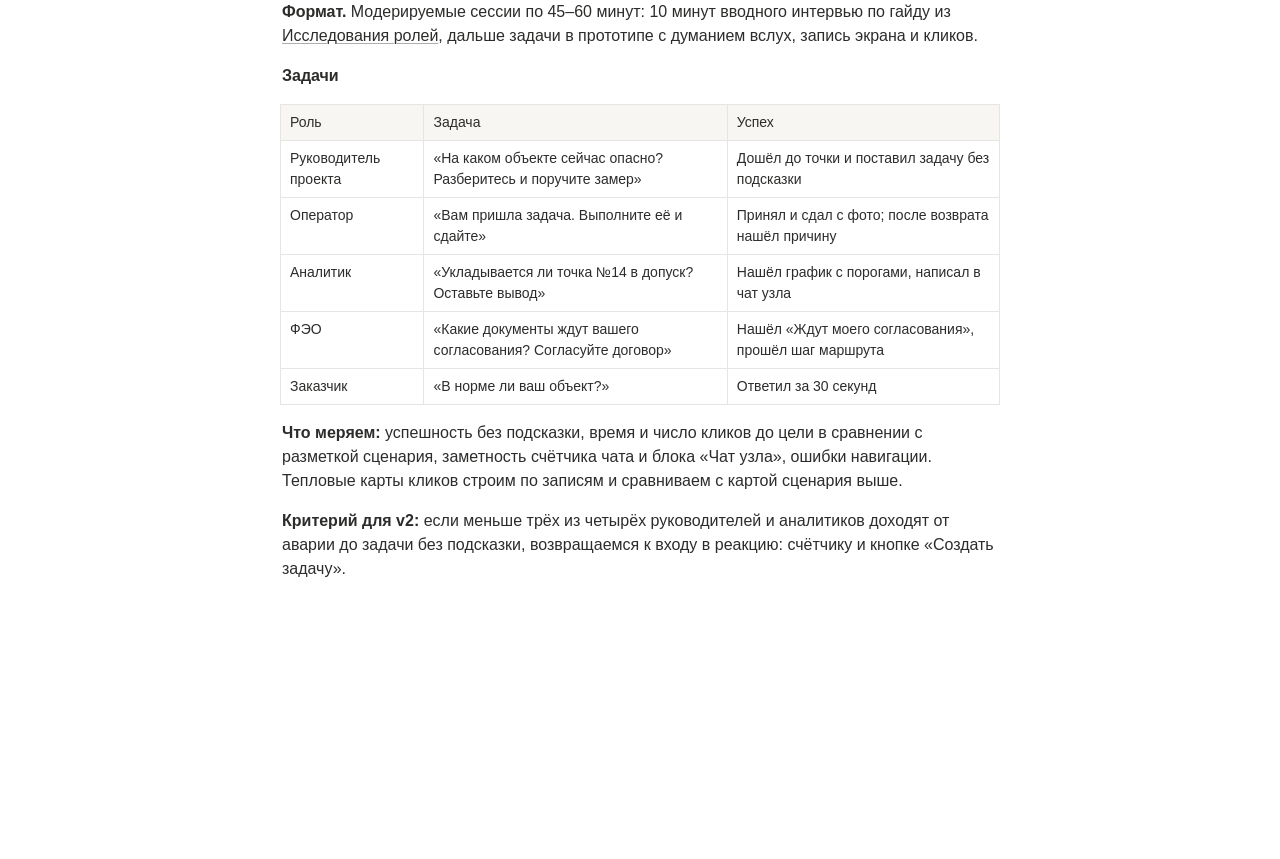
<file: cases/geovizor/usability.html>
<!doctype html>
<html lang="ru">
<head>
<meta charset="utf-8">
<meta name="viewport" content="width=device-width, initial-scale=1">
<title>Юзабилити-проверка прототипа — Павлов Алексей</title>
<meta name="description" content="Юзабилити-проверка прототипа. Роль — Оператор. 12 шагов, из них 11 — от портфеля до задачи. Ролик сценария — 1:39.">
<meta name="color-scheme" content="light dark">
<link rel="icon" href="data:image/svg+xml,%3Csvg%20xmlns%3D%27http%3A//www.w3.org/2000/svg%27%20viewBox%3D%270%200%20100%20100%27%3E%3Ctext%20y%3D%27.9em%27%20font-size%3D%2790%27%3E%F0%9F%A7%AA%3C/text%3E%3C/svg%3E">
<link rel="apple-touch-icon" href="../../assets/img/favicon.png">
<meta property="og:type" content="article">
<meta property="og:locale" content="ru_RU">
<meta property="og:title" content="Юзабилити-проверка прототипа — Павлов Алексей">
<meta property="og:description" content="Юзабилити-проверка прототипа. Роль — Оператор. 12 шагов, из них 11 — от портфеля до задачи. Ролик сценария — 1:39.">
<meta property="og:image" content="../../assets/img/geovizor/usability/art-click-map-flow1.png">
<meta name="twitter:card" content="summary_large_image">
<link rel="stylesheet" href="../../assets/css/style.css">
</head>
<body class="page-artifact">
<div class="topbar"><nav class="crumbs" aria-label="Навигация"><a class="crumb" href="../../index.html">Кейсы</a><span class="crumb-sep">/</span><a class="crumb" href="../geovizor.html"><span class="crumb-icon" aria-hidden="true">🏗️</span>ГЕОВИЗОР — платформа геотехнического мониторинга</a><span class="crumb-sep">/</span><span class="crumb crumb-current" aria-current="page"><span class="crumb-icon" aria-hidden="true">🧪</span>Юзабилити-проверка прототипа</span></nav></div>
<main class="page">
<header class="page-header"><div class="page-icon" aria-hidden="true">🧪</div><h1 class="page-title">Юзабилити-проверка прототипа</h1></header>
<article class="page-content">
<p class="n-text"><a class="n-link" href="../geovizor.html">← К кейсу ГЕОВИЗОР</a></p><div class="n-callout c-yellow_bg"><div class="n-callout-icon" aria-hidden="true">⚠️</div><div class="n-callout-body"><p class="n-text"><strong>Что это и чем не является.</strong> Это проверка прототипа силами команды: экспертная оценка по эвристикам, сквозные прогоны сценариев в рабочем прототипе и автотесты. Сессий с внешними участниками на этом этапе не было, поэтому здесь нет процентов прохождения, цитат участников и тепловых карт по данным. Всё, что считается, — шаги сценариев и найденные дефекты. Тест с реальными пользователями — отдельным планом в конце документа.</p></div></div><h3 id="методика" class="n-h2">Методика</h3><div class="n-table-wrap"><table class="n-table"><colgroup><col><col><col></colgroup><tbody><tr class="n-tr"><th scope="col" class="n-cell">Что делали</th><th scope="col" class="n-cell">Как</th><th scope="col" class="n-cell">Что получили</th></tr><tr class="n-tr"><td class="n-cell">Экспертная оценка</td><td class="n-cell">Ревью экранов по 10 эвристикам Нильсена и по контракту дизайн-системы</td><td class="n-cell">Список находок, у каждой — доска вариантов и решение</td></tr><tr class="n-tr"><td class="n-cell">Сквозные прогоны</td><td class="n-cell">Два ключевых сценария в рабочем прототипе, вход по логину под разными ролями</td><td class="n-cell">Число шагов, тупики, расхождения состояний между ролями</td></tr><tr class="n-tr"><td class="n-cell">Автотесты</td><td class="n-cell">300+ наборов, ≈ 1 340 проверок в коде: маршруты всеми ролями, сверка цветов и геометрии с макетом, поиск «мёртвых» элементов</td><td class="n-cell">Кнопки без действия, расхождения с макетом</td></tr><tr class="n-tr"><td class="n-cell">Условия</td><td class="n-cell">Темы Light и Dark, ширины 1280 и 1920</td><td class="n-cell">Дефекты, видные только в одной теме или на узком экране</td></tr><tr class="n-tr"><td class="n-cell">Фиксация итераций</td><td class="n-cell">Пара «итерация 1 → итоговое решение» в обеих темах</td><td class="n-cell">Снимок, причина и объяснение для стейкхолдеров</td></tr></tbody></table></div><h3 id="сценарии" class="n-h2">Сценарии</h3><h4 id="авария-увидел-разобрался-отреагировал" class="n-h3">«Авария» — увидел → разобрался → отреагировал</h4><p class="n-text">Роль — Оператор. 12 шагов, из них 11 — от портфеля до задачи. Ролик сценария — 1:39.</p><div class="n-table-wrap"><table class="n-table"><colgroup><col><col><col></colgroup><tbody><tr class="n-tr"><th scope="col" class="n-cell">№</th><th scope="col" class="n-cell">Шаг</th><th scope="col" class="n-cell">Фаза</th></tr><tr class="n-tr"><td class="n-cell">1</td><td class="n-cell">Вход по логину</td><td class="n-cell">—</td></tr><tr class="n-tr"><td class="n-cell">2</td><td class="n-cell">Портфель: у проекта авария, CRIT</td><td class="n-cell">Увидел</td></tr><tr class="n-tr"><td class="n-cell">3</td><td class="n-cell">Открывает объект «Насосная станция №3»</td><td class="n-cell">Разобрался</td></tr><tr class="n-tr"><td class="n-cell">4</td><td class="n-cell">Узел Б-12: красная причина и счётчик чата</td><td class="n-cell">Разобрался</td></tr><tr class="n-tr"><td class="n-cell">5</td><td class="n-cell">Точки узла → точка №14</td><td class="n-cell">Разобрался</td></tr><tr class="n-tr"><td class="n-cell">6</td><td class="n-cell">Вкладка «Показания»</td><td class="n-cell">Разобрался</td></tr><tr class="n-tr"><td class="n-cell">7</td><td class="n-cell">Вкладка «График»</td><td class="n-cell">Разобрался</td></tr><tr class="n-tr"><td class="n-cell">8</td><td class="n-cell">Разворачивает график на весь экран и закрывает</td><td class="n-cell">Разобрался, необязательный шаг</td></tr><tr class="n-tr"><td class="n-cell">9</td><td class="n-cell">«Фото»: история обходов, листает стрелками</td><td class="n-cell">Разобрался, необязательный шаг</td></tr><tr class="n-tr"><td class="n-cell">10</td><td class="n-cell">«Реакция»: комментарий с упоминанием коллеги</td><td class="n-cell">Отреагировал</td></tr><tr class="n-tr"><td class="n-cell">11</td><td class="n-cell">Комментарий виден в чате узла</td><td class="n-cell">Отреагировал</td></tr><tr class="n-tr"><td class="n-cell">12</td><td class="n-cell">«Создать задачу» по точке №14</td><td class="n-cell">Отреагировал</td></tr></tbody></table></div><p class="n-text">Без необязательных шагов 8 и 9 путь от аварии в портфеле до задачи — 9 шагов.</p><h4 id="жизнь-задачи-исполнитель-и-проверяющий" class="n-h3">«Жизнь задачи» — исполнитель и проверяющий</h4><p class="n-text">Две роли, четыре входа, 16 шагов. Цикл: принял → сдал → вернул → сдал → принял.</p><div class="n-table-wrap"><table class="n-table"><colgroup><col><col><col></colgroup><tbody><tr class="n-tr"><th scope="col" class="n-cell">№</th><th scope="col" class="n-cell">Шаг</th><th scope="col" class="n-cell">Роль</th></tr><tr class="n-tr"><td class="n-cell">1–2</td><td class="n-cell">Вход; колокол: «Вам назначен внеплановый замер»</td><td class="n-cell">Оператор</td></tr><tr class="n-tr"><td class="n-cell">3–4</td><td class="n-cell">Карточка задачи №1284 → «Принять задачу» → «Сдать работу» с фото</td><td class="n-cell">Оператор</td></tr><tr class="n-tr"><td class="n-cell">5–8</td><td class="n-cell">Выход; вход; «Задачи → Моя очередь → №1284»; «Вернуть» с причиной</td><td class="n-cell">Руководитель проекта</td></tr><tr class="n-tr"><td class="n-cell">9–12</td><td class="n-cell">Выход; вход; задача возвращена, причина видна; пересдаёт работу с фото основания</td><td class="n-cell">Оператор</td></tr><tr class="n-tr"><td class="n-cell">13–15</td><td class="n-cell">Выход; вход; «Принять работу»</td><td class="n-cell">Руководитель проекта</td></tr><tr class="n-tr"><td class="n-cell">16</td><td class="n-cell">История задачи: принял → сдал → вернул → сдал → принял</td><td class="n-cell">Руководитель проекта</td></tr></tbody></table></div><p class="n-text">Оба сценария проходятся без тупиков в двух темах. Причина возврата видна исполнителю там, где он будет пересдавать работу, а история записывает каждый шаг.</p><h3 id="карта-кликов-по-сценарию" class="n-h2">Карта кликов по сценарию</h3><div class="n-callout c-blue_bg"><div class="n-callout-icon" aria-hidden="true">💡</div><div class="n-callout-body"><p class="n-text">Это разметка сценария, а не тепловая карта по данным пользователей. На экранах отмечено, где в пути «увидел → разобрался → отреагировал» нужен клик, в каком порядке и в какой фазе. Карта показывает, насколько далеко друг от друга лежат шаги и где взгляду приходится прыгать через экран.</p></div></div><figure class="n-image"><img src="../../assets/img/geovizor/usability/art-click-map-flow1.png" alt="Сценарий «авария»: клики 2–12 на экранах портфеля, объекта, узла и точки. Цвет маркера — фаза" decoding="async"><figcaption>Сценарий «авария»: клики 2–12 на экранах портфеля, объекта, узла и точки. Цвет маркера — фаза</figcaption></figure><figure class="n-image"><img src="../../assets/img/geovizor/usability/art-click-map-flow2.png" alt="Сценарий «жизнь задачи»: клики исполнителя и проверяющего на колоколе и карточке задачи №1284" loading="lazy" decoding="async"><figcaption>Сценарий «жизнь задачи»: клики исполнителя и проверяющего на колоколе и карточке задачи №1284</figcaption></figure><p class="n-text"><strong>Что видно по карте.</strong> Фаза «разобрался» занимает больше всего шагов, но почти все они происходят в одной колонке справа от плана: человек не теряет карту. Фаза «отреагировал» собрана в одном месте — панели точки. Отсюда же гипотеза для теста: заметит ли человек счётчик чата на карточке узла на шаге 4 без подсказки.</p><h3 id="находки-и-что-поменяли" class="n-h2">Находки и что поменяли</h3><div class="n-table-wrap"><table class="n-table"><colgroup><col><col><col></colgroup><tbody><tr class="n-tr"><th scope="col" class="n-cell">Эвристика</th><th scope="col" class="n-cell">Находка</th><th scope="col" class="n-cell">Что поменяли</th></tr><tr class="n-tr"><td class="n-cell">Видимость состояния системы</td><td class="n-cell">Обсуждение узла жило только во вкладке «Чат»: рядом с показаниями не видно ни новых сообщений, ни самой переписки</td><td class="n-cell">Серый счётчик комментариев на карточках узлов и строках точек; блок «Чат узла» над вкладками</td></tr><tr class="n-tr"><td class="n-cell">Эстетика и минимализм</td><td class="n-cell">У каждой карточки в ленте узлов своя цветная плашка, цветные значки и значения — цвета спорят, авария не выделяется</td><td class="n-cell">Карточка нейтральная; цвет только у полосы аварии и значений за порогом</td></tr><tr class="n-tr"><td class="n-cell">Видимость состояния</td><td class="n-cell">В портфеле отставание красило засечку плана в красный: красного много, авария тонет. Янтарь, пришедший на замену, в светлой теме читался почти как чёрный текст</td><td class="n-cell">Плашка только у аварии; «Отстаёт» — янтарём со значком; выбирали из пяти вариантов с замером контраста</td></tr><tr class="n-tr"><td class="n-cell">Контроль и свобода</td><td class="n-cell">Колокол вёл на отдельный экран, и человек терял место на карте</td><td class="n-cell">Панель поверх экрана без затемнения; уводит только выбор строки</td></tr><tr class="n-tr"><td class="n-cell">Соответствие реальному миру</td><td class="n-cell">Задачи были строками во вкладке узла: нельзя принять, сдать, вернуть</td><td class="n-cell">Карточка задачи и жизненный цикл с действиями по ролям</td></tr><tr class="n-tr"><td class="n-cell">Предотвращение ошибок</td><td class="n-cell">Возврат работы без объяснения оставляет исполнителя гадать</td><td class="n-cell">«Вернуть» требует причину; причина видна при пересдаче</td></tr><tr class="n-tr"><td class="n-cell">Согласованность и стандарты</td><td class="n-cell">Аудит 23 рядов фильтров: три вида триггера, поиск то слева, то посередине, сортировка с префиксами и без</td><td class="n-cell">Единый ряд в две строки: «что показываем» и «как отбираем»; раскатан на 78 кадров</td></tr><tr class="n-tr"><td class="n-cell">Узнавание, а не вспоминание</td><td class="n-cell">Серые ярлыки с рамкой выглядели как кнопки: рамка ярлыка оказалась контрастнее рамки настоящей кнопки</td><td class="n-cell">Категория — текстом; признак — тихим чипом без рамки; статус — плитой</td></tr><tr class="n-tr"><td class="n-cell">Контроль и свобода</td><td class="n-cell">Растровая подложка плана не масштабировалась, в тёмной теме выглядела чужеродно</td><td class="n-cell">Векторный план площадки, по которому можно перемещаться и масштабировать</td></tr><tr class="n-tr"><td class="n-cell">Видимость состояния</td><td class="n-cell">Автотесты нашли элементы, которые выглядят нажимаемыми, но ничего не делают</td><td class="n-cell">Правило «нет мёртвых элементов»: работает, спрятано или честно говорит «раздел в разработке»</td></tr></tbody></table></div><h3 id="итерации-было-стало" class="n-h2">Итерации: было → стало</h3><figure class="n-image"><img src="../../assets/img/geovizor/usability/art-pair-node.png" alt="Узел Б-12: обсуждение во вкладке → блок «Чат узла» над вкладками" loading="lazy" decoding="async"><figcaption>Узел Б-12: обсуждение во вкладке → блок «Чат узла» над вкладками</figcaption></figure><figure class="n-image"><img src="../../assets/img/geovizor/usability/art-pair-card.png" alt="Лента узлов: пёстрые карточки → нейтральные, цвет только у аварии" loading="lazy" decoding="async"><figcaption>Лента узлов: пёстрые карточки → нейтральные, цвет только у аварии</figcaption></figure><figure class="n-image"><img src="../../assets/img/geovizor/usability/art-pair-task.png" alt="Задача: строка во вкладке узла → карточка задачи с привязкой до точки, свойствами и историей" loading="lazy" decoding="async"><figcaption>Задача: строка во вкладке узла → карточка задачи с привязкой до точки, свойствами и историей</figcaption></figure><figure class="n-image"><img src="../../assets/img/geovizor/usability/art-node-chat-variants.png" alt="Доска вариантов для чата узла: счётчик вместо причины (А) и рядом с ней (Б). Выбран В — серый счётчик плюс блок «Чат узла»" loading="lazy" decoding="async"><figcaption>Доска вариантов для чата узла: счётчик вместо причины (А) и рядом с ней (Б). Выбран В — серый счётчик плюс блок «Чат узла»</figcaption></figure><p class="n-text">Почему красную причину тревоги не заменили счётчиком, как предлагал стейкхолдер: тогда у двух узлов из пяти видимых пропал бы критерий тревоги. Тревога важнее, поэтому счётчик встал рядом и остался серым.</p><h3 id="план-теста-с-пользователями" class="n-h2">План теста с пользователями</h3><div class="n-callout c-blue_bg"><div class="n-callout-icon" aria-hidden="true">💡</div><div class="n-callout-body"><p class="n-text"><strong>Статус: план.</strong> Проводится на том же рабочем прототипе, после сборки v2.</p></div></div><p class="n-text"><strong>Участники.</strong> По два человека на роль: руководитель проекта, аналитик, оператор, ФЭО — 8 человек. Заказчик и администратор — по одному. Опыт в ГТМ-мониторинге обязателен.</p><p class="n-text"><strong>Формат.</strong> Модерируемые сессии по 45–60 минут: 10 минут вводного интервью по гайду из <a class="n-link" href="roles-research.html">Исследования ролей</a>, дальше задачи в прототипе с думанием вслух, запись экрана и кликов.</p><p class="n-text"><strong>Задачи</strong></p><div class="n-table-wrap"><table class="n-table"><colgroup><col><col><col></colgroup><tbody><tr class="n-tr"><th scope="col" class="n-cell">Роль</th><th scope="col" class="n-cell">Задача</th><th scope="col" class="n-cell">Успех</th></tr><tr class="n-tr"><td class="n-cell">Руководитель проекта</td><td class="n-cell">«На каком объекте сейчас опасно? Разберитесь и поручите замер»</td><td class="n-cell">Дошёл до точки и поставил задачу без подсказки</td></tr><tr class="n-tr"><td class="n-cell">Оператор</td><td class="n-cell">«Вам пришла задача. Выполните её и сдайте»</td><td class="n-cell">Принял и сдал с фото; после возврата нашёл причину</td></tr><tr class="n-tr"><td class="n-cell">Аналитик</td><td class="n-cell">«Укладывается ли точка №14 в допуск? Оставьте вывод»</td><td class="n-cell">Нашёл график с порогами, написал в чат узла</td></tr><tr class="n-tr"><td class="n-cell">ФЭО</td><td class="n-cell">«Какие документы ждут вашего согласования? Согласуйте договор»</td><td class="n-cell">Нашёл «Ждут моего согласования», прошёл шаг маршрута</td></tr><tr class="n-tr"><td class="n-cell">Заказчик</td><td class="n-cell">«В норме ли ваш объект?»</td><td class="n-cell">Ответил за 30 секунд</td></tr></tbody></table></div><p class="n-text"><strong>Что меряем:</strong> успешность без подсказки, время и число кликов до цели в сравнении с разметкой сценария, заметность счётчика чата и блока «Чат узла», ошибки навигации. Тепловые карты кликов строим по записям и сравниваем с картой сценария выше.</p><p class="n-text"><strong>Критерий для v2:</strong> если меньше трёх из четырёх руководителей и аналитиков доходят от аварии до задачи без подсказки, возвращаемся к входу в реакцию: счётчику и кнопке «Создать задачу».</p>
</article>
</main>
</body>
</html>
</file>
<file: assets/css/style.css>
/* Портфолио — статичная копия оформления Notion (notion.site), светлая и тёмная тема */

:root {
  --font: ui-sans-serif, -apple-system, BlinkMacSystemFont, "Segoe UI Variable Display", "Segoe UI", Helvetica, "Apple Color Emoji", Arial, sans-serif, "Segoe UI Emoji", "Segoe UI Symbol";
  --mono: "SFMono-Regular", Menlo, Consolas, "PT Mono", "Liberation Mono", Courier, monospace;

  --bg: #ffffff;
  --text: rgb(44, 44, 43);
  --text-soft: rgb(125, 122, 117);
  --link-underline: rgba(55, 53, 47, 0.4);
  --divider: rgba(28, 19, 1, 0.11);
  --border: rgb(230, 229, 227);
  --th-bg: rgb(247, 246, 243);
  --hover: rgba(55, 53, 47, 0.06);
  --code-bg: rgba(135, 131, 120, 0.15);
  --code-text: #eb5757;
  --topbar-bg: rgba(255, 255, 255, 0.92);

  /* Notion: цвета текста */
  --c-gray: rgb(125, 122, 117);
  --c-brown: rgb(159, 107, 83);
  --c-orange: rgb(217, 115, 13);
  --c-yellow: rgb(203, 145, 47);
  --c-green: rgb(68, 131, 97);
  --c-blue: rgb(51, 126, 169);
  --c-purple: rgb(144, 101, 176);
  --c-pink: rgb(193, 76, 138);
  --c-red: rgb(212, 76, 71);

  /* Notion: цвета фона (callout, строки таблиц) */
  --bg-gray: rgb(249, 248, 247);
  --bg-brown: rgb(246, 239, 235);
  --bg-orange: rgb(251, 235, 222);
  --bg-yellow: rgb(249, 243, 220);
  --bg-green: rgb(232, 241, 236);
  --bg-blue: rgb(229, 239, 247);
  --bg-purple: rgb(243, 237, 248);
  --bg-pink: rgb(250, 237, 243);
  --bg-red: rgb(252, 233, 231);
}

@media (prefers-color-scheme: dark) {
  :root {
    --bg: #191919;
    --text: rgba(255, 255, 255, 0.81);
    --text-soft: rgba(255, 255, 255, 0.46);
    --link-underline: rgba(255, 255, 255, 0.35);
    --divider: rgba(255, 255, 255, 0.094);
    --border: rgb(55, 55, 55);
    --th-bg: rgb(32, 32, 32);
    --hover: rgba(255, 255, 255, 0.055);
    --code-bg: rgba(135, 131, 120, 0.15);
    --code-text: #ff7369;
    --topbar-bg: rgba(25, 25, 25, 0.92);

    --c-gray: rgb(155, 155, 155);
    --c-brown: rgb(186, 133, 111);
    --c-orange: rgb(199, 125, 72);
    --c-yellow: rgb(202, 152, 73);
    --c-green: rgb(82, 158, 114);
    --c-blue: rgb(55, 154, 211);
    --c-purple: rgb(157, 104, 211);
    --c-pink: rgb(209, 87, 150);
    --c-red: rgb(230, 91, 91);

    --bg-gray: rgb(37, 37, 37);
    --bg-brown: rgb(46, 39, 35);
    --bg-orange: rgb(56, 40, 30);
    --bg-yellow: rgb(56, 46, 30);
    --bg-green: rgb(34, 43, 38);
    --bg-blue: rgb(29, 40, 46);
    --bg-purple: rgb(43, 36, 49);
    --bg-pink: rgb(48, 34, 40);
    --bg-red: rgb(54, 36, 34);
  }
}

*, *::before, *::after { box-sizing: border-box; }

html { -webkit-text-size-adjust: 100%; }

body {
  margin: 0;
  background: var(--bg);
  color: var(--text);
  font-family: var(--font);
  font-size: 16px;
  line-height: 1.5;
  -webkit-font-smoothing: auto;
}

/* ---------- верхняя панель с «хлебными крошками» ---------- */
.topbar {
  position: sticky; top: 0; z-index: 10;
  height: 45px;
  display: flex; align-items: center;
  padding: 0 12px;
  background: var(--topbar-bg);
  -webkit-backdrop-filter: blur(8px); backdrop-filter: blur(8px);
}
.crumbs { display: flex; align-items: center; min-width: 0; font-size: 14px; line-height: 1.2; overflow: hidden; }
.crumb {
  display: inline-flex; align-items: center; gap: 6px;
  min-width: 0; max-width: 240px;
  padding: 2px 6px; border-radius: 6px;
  color: var(--text); text-decoration: none;
  white-space: nowrap; overflow: hidden; text-overflow: ellipsis;
}
a.crumb:hover { background: var(--hover); }
.crumb-current { flex: 1 1 auto; }
.crumb-icon { flex: none; font-size: 14px; }
.crumb-sep { color: var(--text-soft); opacity: .6; padding: 0 2px; flex: none; }

/* ---------- страница ---------- */
.page {
  width: 100%;
  max-width: 900px;            /* 720 контент + поля 90, как в Notion */
  margin: 0 auto;
  padding: 0 90px 30vh;
}
.page-index .page { padding-top: 64px; }
.page-header { padding-top: 80px; padding-bottom: 4px; }
.page-icon { font-size: 78px; line-height: 1.1; height: 78px; margin: 0 0 20px; font-family: "Apple Color Emoji", "Segoe UI Emoji", "Noto Color Emoji", var(--font); }
.page-title {
  margin: 0 0 8px;
  padding: 3px 2px;
  font-size: 40px; line-height: 1.2; font-weight: 700;
  letter-spacing: -0.01em;
  overflow-wrap: break-word;
}
.page-content { padding-top: 8px; }

/* ---------- текст ---------- */
.n-text { margin: 0; padding: 8px 2px; min-height: 40px; white-space: pre-wrap; overflow-wrap: break-word; }
.n-empty { height: 40px; }
.n-indent { padding-left: 24px; }
strong { font-weight: 600; }
code { font-family: var(--mono); font-size: 85%; padding: 0.2em 0.4em; border-radius: 4px; background: var(--code-bg); color: var(--code-text); }

.n-link { color: inherit; text-decoration: underline; text-decoration-color: var(--link-underline); text-decoration-thickness: 1px; text-underline-offset: 2px; }
.n-link:hover { text-decoration-color: currentColor; }
.n-mention { color: inherit; text-decoration: none; white-space: normal; }
.n-mention-icon { margin-right: 3px; }
.n-mention-title { text-decoration: underline; text-decoration-color: var(--link-underline); text-underline-offset: 2px; font-weight: 500; }
.n-mention:hover .n-mention-title { text-decoration-color: currentColor; }

/* ---------- заголовки ---------- */
.n-h1, .n-h2, .n-h3 { font-weight: 600; padding: 3px 2px; margin-bottom: 1px; overflow-wrap: break-word; scroll-margin-top: 60px; }
.n-h1 { font-size: 30px; line-height: 1.3; margin-top: 32px; margin-bottom: 4px; }
.n-h2 { font-size: 24px; line-height: 1.3; margin-top: 22px; margin-bottom: 10px; }
.n-h3 { font-size: 20px; line-height: 1.3; margin-top: 16px; margin-bottom: 12px; }
.n-column > .n-h1:first-child, .n-column > .n-h2:first-child, .n-column > .n-h3:first-child { margin-top: 0; }
.page-content > :first-child.n-h1, .page-content > :first-child.n-h2 { margin-top: 8px; }

/* ---------- списки ---------- */
.n-list { margin: 1px 0; padding-left: 1.7em; }
.n-li { padding: 5px 2px 6px 2px; margin: 0; overflow-wrap: break-word; }
.n-li::marker { font-size: 1em; }
.n-bulleted_list { list-style: disc; }
.n-bulleted_list .n-bulleted_list { list-style: circle; }
.n-li > .n-list { margin-top: 2px; }

/* ---------- разделитель ---------- */
.n-divider { border: 0; height: 1px; background: var(--divider); margin: 6px 0; padding: 0; }
.n-divider { margin-top: 6px; margin-bottom: 6px; }

/* ---------- цитата ---------- */
.n-quote { margin: 8px 0; padding: 0 2px 0 14px; border-left: 3px solid currentColor; white-space: pre-wrap; }

/* ---------- callout ---------- */
.n-callout {
  display: flex; gap: 8px;
  margin: 8px 0;
  padding: 12px 12px 12px 12px;
  border-radius: 10px;
  border: 1px solid transparent;
  background: var(--bg-gray);
}
.n-callout-icon { flex: none; width: 24px; height: 24px; margin-top: 8px; font-size: 20px; line-height: 24px; text-align: center; font-family: "Apple Color Emoji", "Segoe UI Emoji", "Noto Color Emoji", var(--font); }
.n-callout-body { flex: 1 1 auto; min-width: 0; padding-left: 2px; }
.n-callout-body > :first-child { margin-top: 0; }
.n-callout-body > :last-child { margin-bottom: 0; }

/* ---------- колонки ---------- */
.n-columns { display: flex; gap: 46px; margin: 0; padding: 12px 0; }
.n-column { flex: var(--r) 1 0; min-width: 0; }
.n-column > :first-child { margin-top: 0; }
@media (max-width: 719px) {
  .n-columns { flex-direction: column; gap: 4px; padding: 4px 0; }
  .n-column { flex: 1 1 auto; }
}

/* ---------- изображения и видео ---------- */
.n-image, .n-video { margin: 8px 0; padding: 0; }
.n-image img { display: block; width: 100%; height: auto; border-radius: 2px; }
.n-video video { display: block; width: 100%; height: auto; border-radius: 4px; background: #000; }
figcaption { padding: 6px 2px 6px; font-size: 14px; line-height: 1.4; color: var(--text-soft); overflow-wrap: break-word; }
.page-index .n-column .n-image:first-child { margin-top: 4px; }

/* ---------- таблицы ---------- */
.n-table-wrap { margin: 8px 0; overflow-x: auto; -webkit-overflow-scrolling: touch; }
.n-table { border-collapse: collapse; width: 100%; font-size: 14px; line-height: 1.5; }
.n-cell {
  border: 1px solid var(--border);
  padding: 7px 9px;
  min-width: 120px;
  vertical-align: top;
  text-align: left;
  font-weight: 400;
  overflow-wrap: break-word;
  white-space: pre-wrap;
}
th.n-cell { background: var(--th-bg); font-weight: 500; }

/* ---------- toggle ---------- */
.n-toggle { margin: 0; padding: 5px 2px 6px; }
.n-toggle > summary {
  list-style: none; cursor: pointer;
  display: flex; align-items: flex-start; gap: 4px;
  padding: 0; border-radius: 4px;
}
.n-toggle > summary::-webkit-details-marker { display: none; }
.n-toggle > summary::before {
  content: ""; flex: none;
  width: 24px; height: 24px; margin-left: -2px;
  background: currentColor;
  -webkit-mask: url("data:image/svg+xml,%3Csvg xmlns='http://www.w3.org/2000/svg' viewBox='0 0 24 24'%3E%3Cpath d='M9 7l6 5-6 5z'/%3E%3C/svg%3E") center / 20px no-repeat;
          mask: url("data:image/svg+xml,%3Csvg xmlns='http://www.w3.org/2000/svg' viewBox='0 0 24 24'%3E%3Cpath d='M9 7l6 5-6 5z'/%3E%3C/svg%3E") center / 20px no-repeat;
  transition: transform .15s ease;
}
.n-toggle[open] > summary::before { transform: rotate(90deg); }
.n-toggle > summary:hover::before { opacity: .7; }
.n-toggle-body { padding-left: 26px; padding-top: 2px; }

/* ---------- оглавление ---------- */
.n-toc { margin: 8px 0; padding: 0; }
.n-toc ul { list-style: none; margin: 0; padding: 0; }
.n-toc li a {
  display: block; padding: 6px 2px; border-radius: 4px;
  color: var(--text-soft); text-decoration: none;
  font-size: 14px; line-height: 1.3;
  text-decoration: underline; text-decoration-color: var(--divider); text-underline-offset: 3px;
}
.n-toc li a:hover { background: var(--hover); }
.n-toc .toc-l2 a { padding-left: 26px; }
.n-toc .toc-l3 a { padding-left: 50px; }

/* ---------- ссылка на подстраницу ---------- */
.n-page-link {
  display: flex; align-items: center; gap: 6px;
  margin: 1px 0; padding: 5px 2px; border-radius: 4px;
  color: inherit; text-decoration: none; line-height: 1.5;
}
.n-page-link:hover { background: var(--hover); }
.n-page-icon { flex: none; width: 22px; text-align: center; font-size: 18px; }
.n-page-title { font-weight: 500; text-decoration: underline; text-decoration-color: var(--link-underline); text-underline-offset: 2px; }

/* ---------- вкладки (tabs) ---------- */
.n-tabs { margin: 8px 0; display: flex; flex-wrap: wrap; align-items: flex-end; gap: 0 4px; border-bottom: 0; }
.n-tab-input { position: absolute; opacity: 0; pointer-events: none; }
.n-tab-label {
  cursor: pointer; padding: 6px 10px; border-radius: 6px 6px 0 0;
  font-size: 14px; color: var(--text-soft);
  border-bottom: 2px solid transparent;
}
.n-tab-label:hover { background: var(--hover); }
.n-tab-input:checked + .n-tab-label { color: var(--text); border-bottom-color: var(--text); font-weight: 500; }
.n-tab-input:focus-visible + .n-tab-label { outline: 2px solid var(--c-blue); outline-offset: 2px; }
.n-tab-panels { flex: 1 0 100%; border-top: 1px solid var(--divider); padding-top: 8px; }
.n-tab-panel { display: none; }
.n-tabs .n-tab-input:nth-of-type(1):checked ~ .n-tab-panels > .n-tab-panel:nth-child(1),
.n-tabs .n-tab-input:nth-of-type(2):checked ~ .n-tab-panels > .n-tab-panel:nth-child(2),
.n-tabs .n-tab-input:nth-of-type(3):checked ~ .n-tab-panels > .n-tab-panel:nth-child(3),
.n-tabs .n-tab-input:nth-of-type(4):checked ~ .n-tab-panels > .n-tab-panel:nth-child(4),
.n-tabs .n-tab-input:nth-of-type(5):checked ~ .n-tab-panels > .n-tab-panel:nth-child(5),
.n-tabs .n-tab-input:nth-of-type(6):checked ~ .n-tab-panels > .n-tab-panel:nth-child(6),
.n-tabs .n-tab-input:nth-of-type(7):checked ~ .n-tab-panels > .n-tab-panel:nth-child(7),
.n-tabs .n-tab-input:nth-of-type(8):checked ~ .n-tab-panels > .n-tab-panel:nth-child(8) { display: block; }

/* ---------- цвета Notion ---------- */
.c-gray { color: var(--c-gray); }
.c-brown { color: var(--c-brown); }
.c-orange { color: var(--c-orange); }
.c-yellow { color: var(--c-yellow); }
.c-green { color: var(--c-green); }
.c-blue { color: var(--c-blue); }
.c-purple { color: var(--c-purple); }
.c-pink { color: var(--c-pink); }
.c-red { color: var(--c-red); }
.c-gray_bg { background: var(--bg-gray); }
.c-brown_bg { background: var(--bg-brown); }
.c-orange_bg { background: var(--bg-orange); }
.c-yellow_bg { background: var(--bg-yellow); }
.c-green_bg { background: var(--bg-green); }
.c-blue_bg { background: var(--bg-blue); }
.c-purple_bg { background: var(--bg-purple); }
.c-pink_bg { background: var(--bg-pink); }
.c-red_bg { background: var(--bg-red); }
.n-text.c-gray .n-link, .n-text.c-gray a { color: var(--c-gray); }
tr.c-red_bg > .n-cell, tr.c-gray_bg > .n-cell, tr.c-orange_bg > .n-cell, tr.c-blue_bg > .n-cell, tr.c-green_bg > .n-cell, tr.c-yellow_bg > .n-cell { background: inherit; }

/* ---------- главная ---------- */
.page-index .n-columns:first-child .n-image img { border-radius: 0; }
.page-index .n-columns { padding: 12px 0; }

/* ---------- мобильная ширина ---------- */
@media (max-width: 719px) {
  .page { padding-left: 16px; padding-right: 16px; }
  .page-header { padding-top: 36px; }
  .page-index .page { padding-top: 24px; }
  .page-icon { font-size: 56px; height: 60px; margin-bottom: 12px; }
  .page-title { font-size: 30px; }
  .n-h1 { font-size: 26px; margin-top: 24px; }
  .n-h2 { font-size: 22px; margin-top: 18px; }
  .n-h3 { font-size: 18px; }
  .crumb { max-width: 160px; }
  .page-index .n-columns:first-child .n-column:first-child { max-width: 220px; }
}

@media print {
  .topbar { display: none; }
  .page { max-width: none; padding: 0; }
  .n-toggle-body { display: block !important; }
}
</file>
